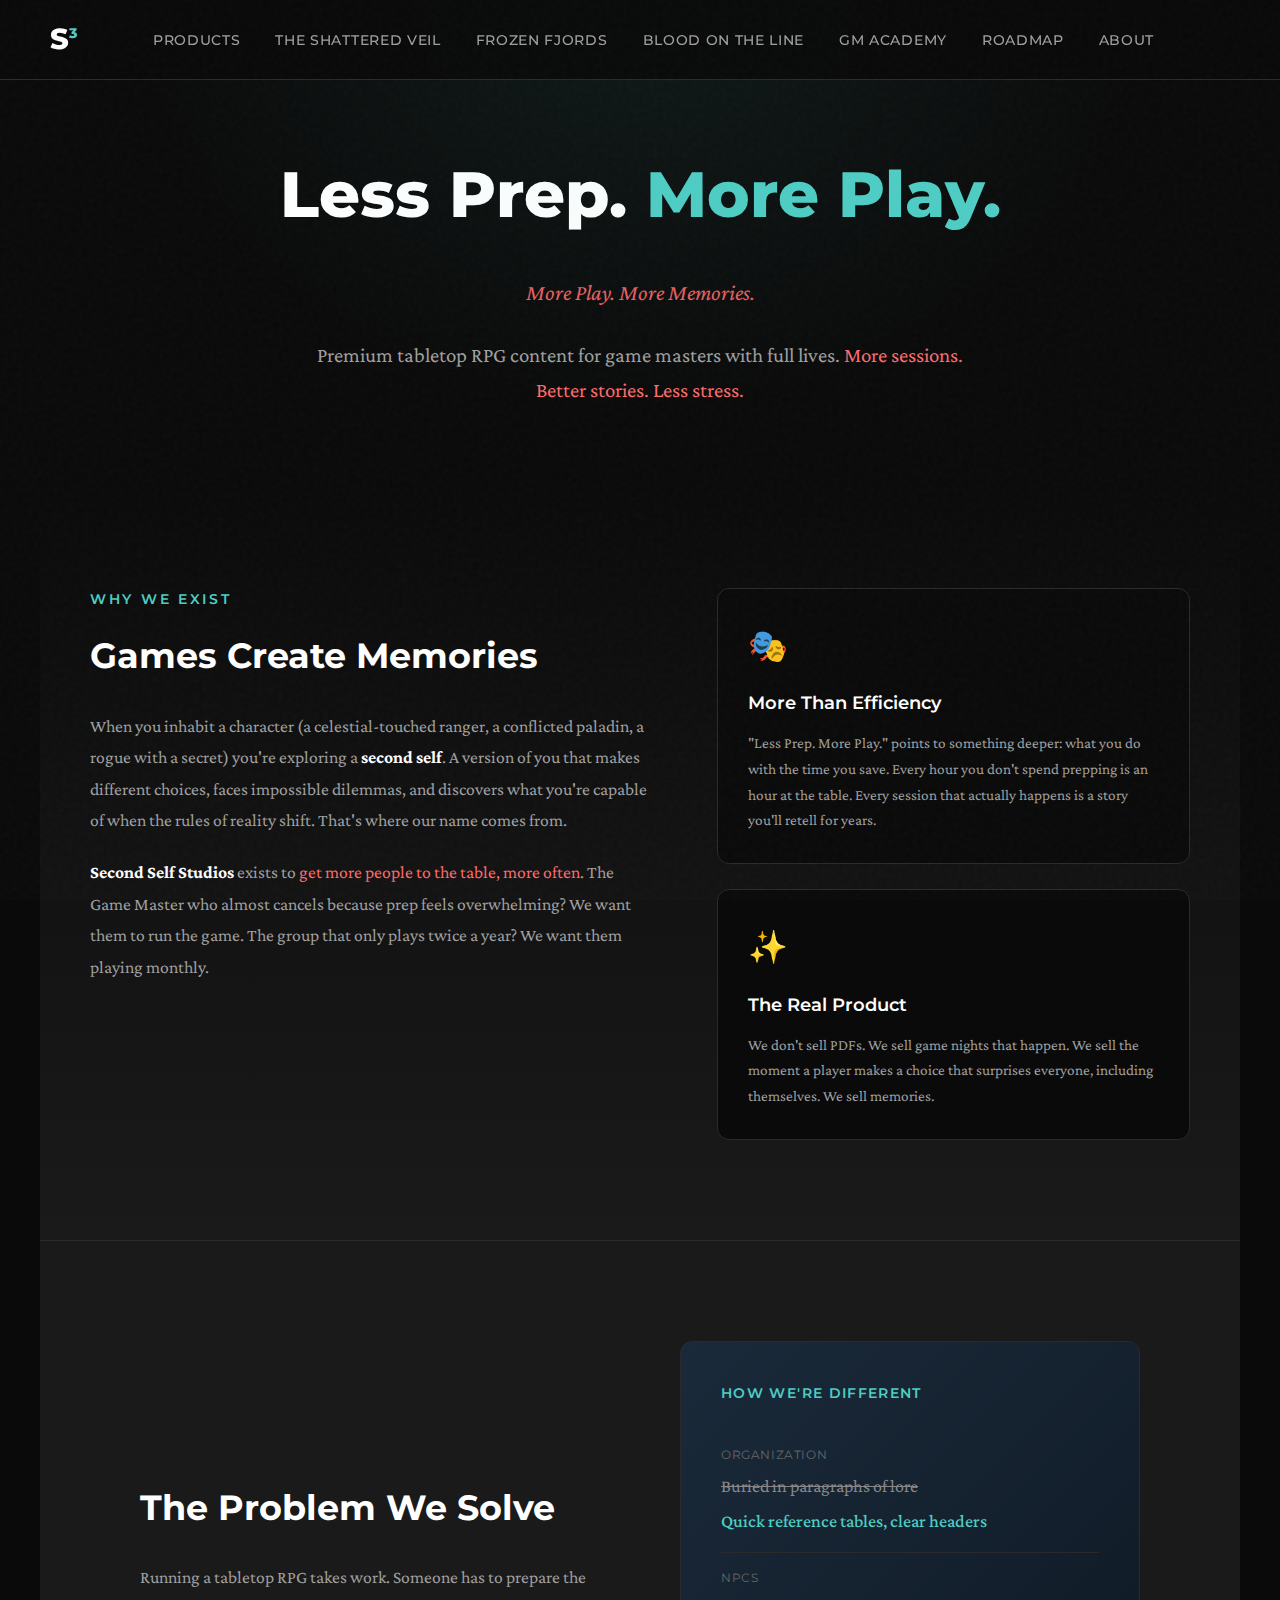
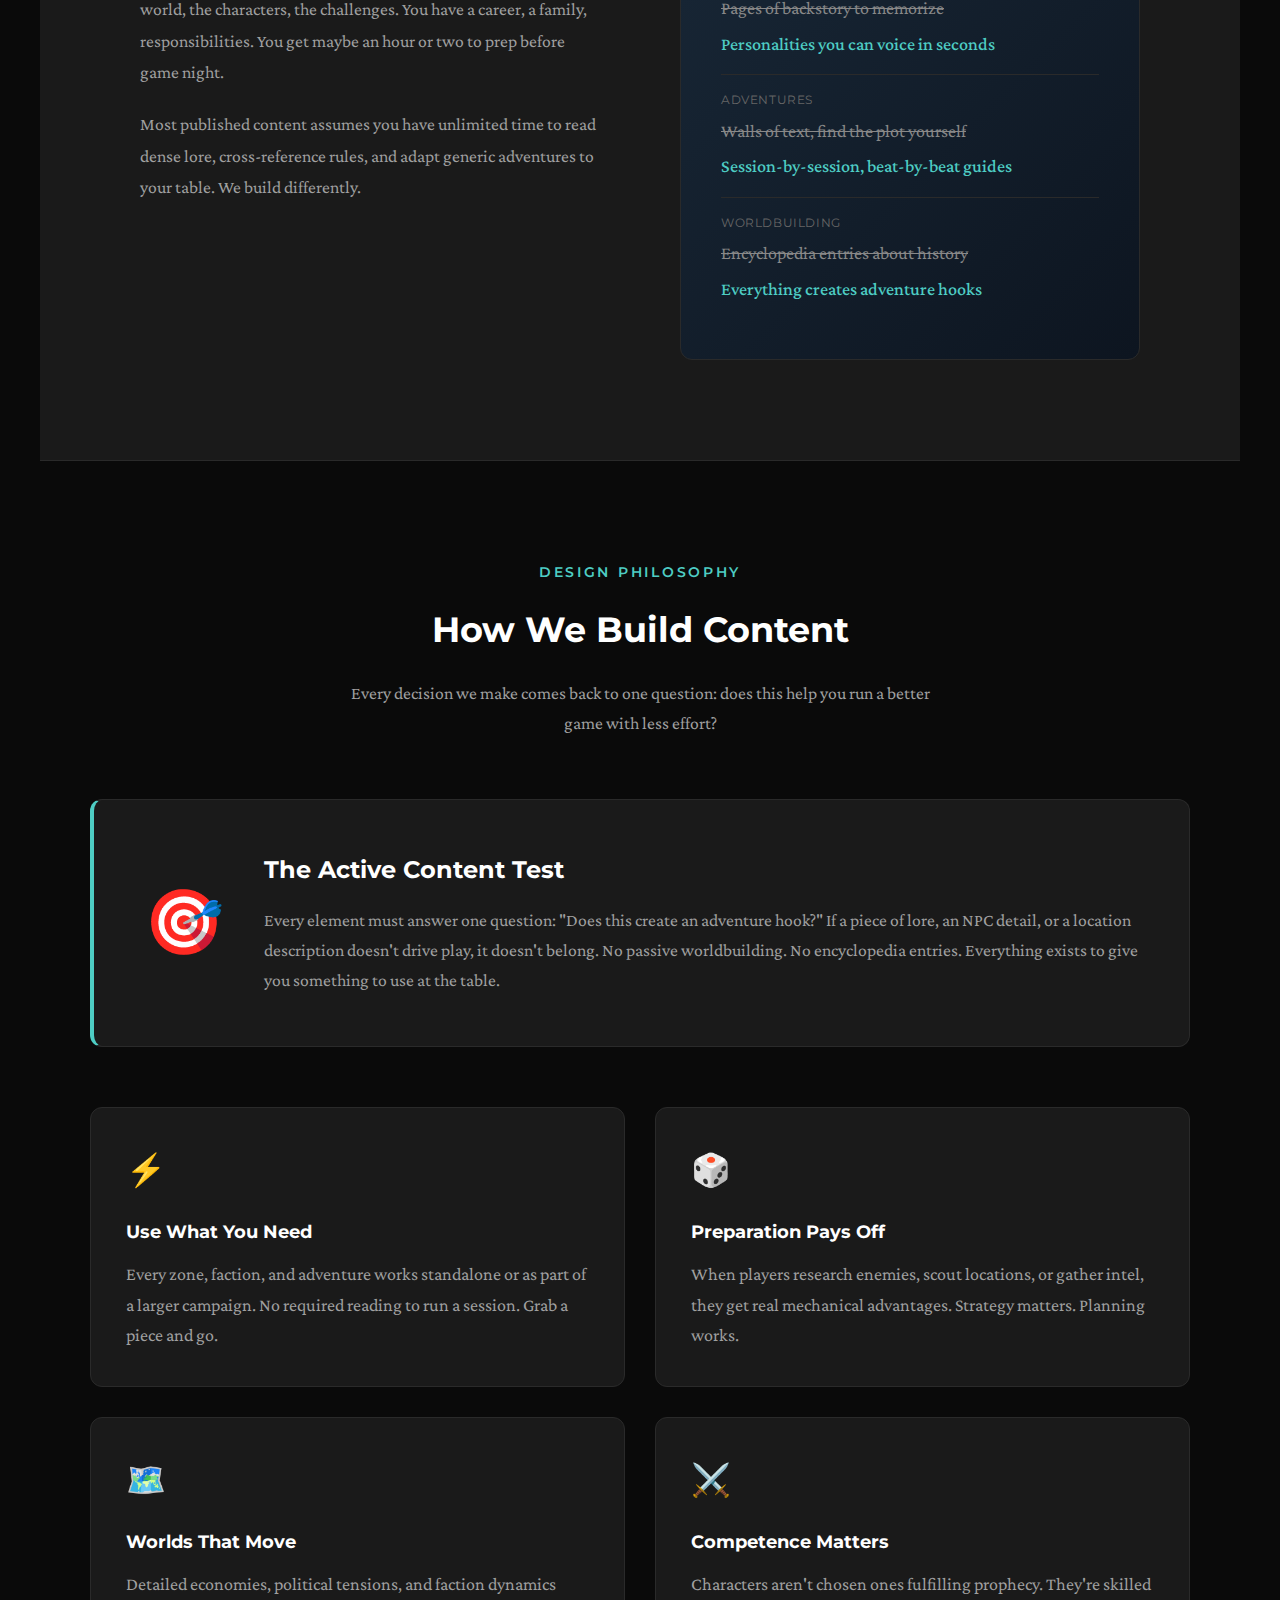
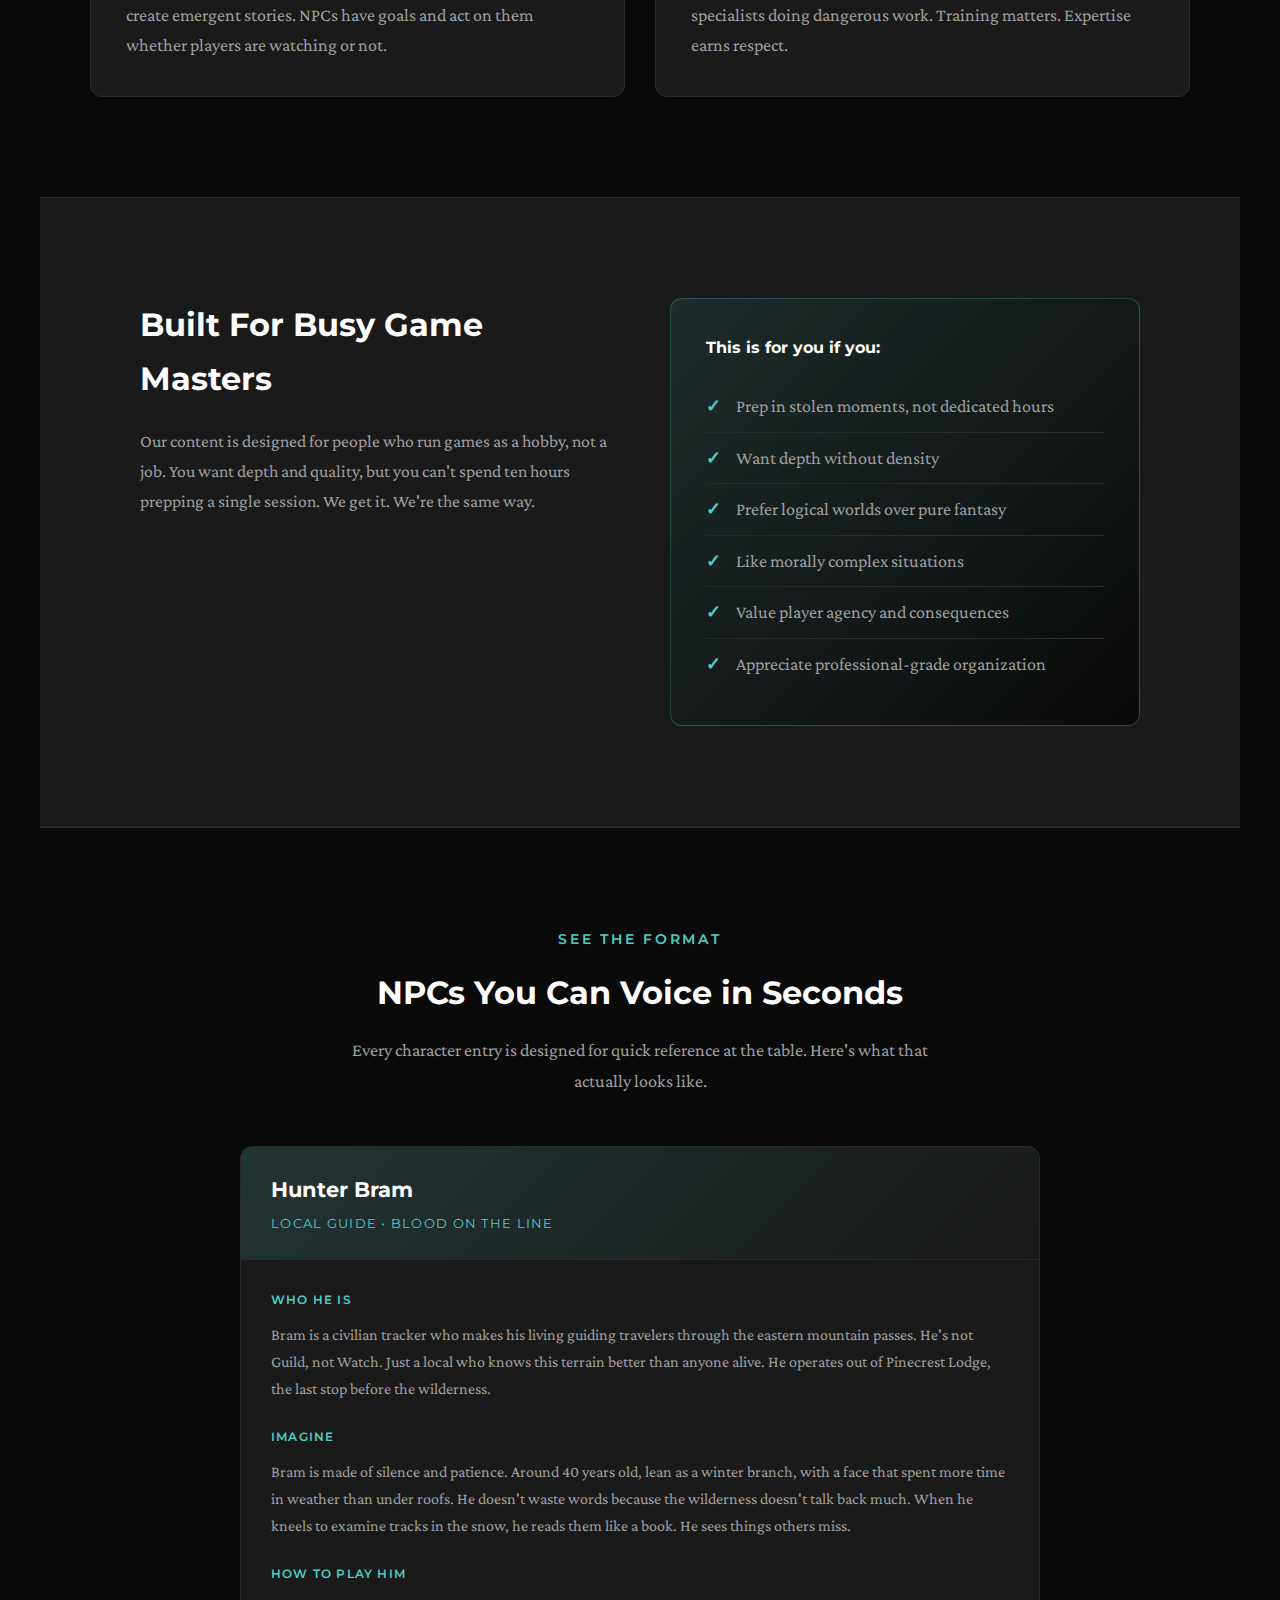
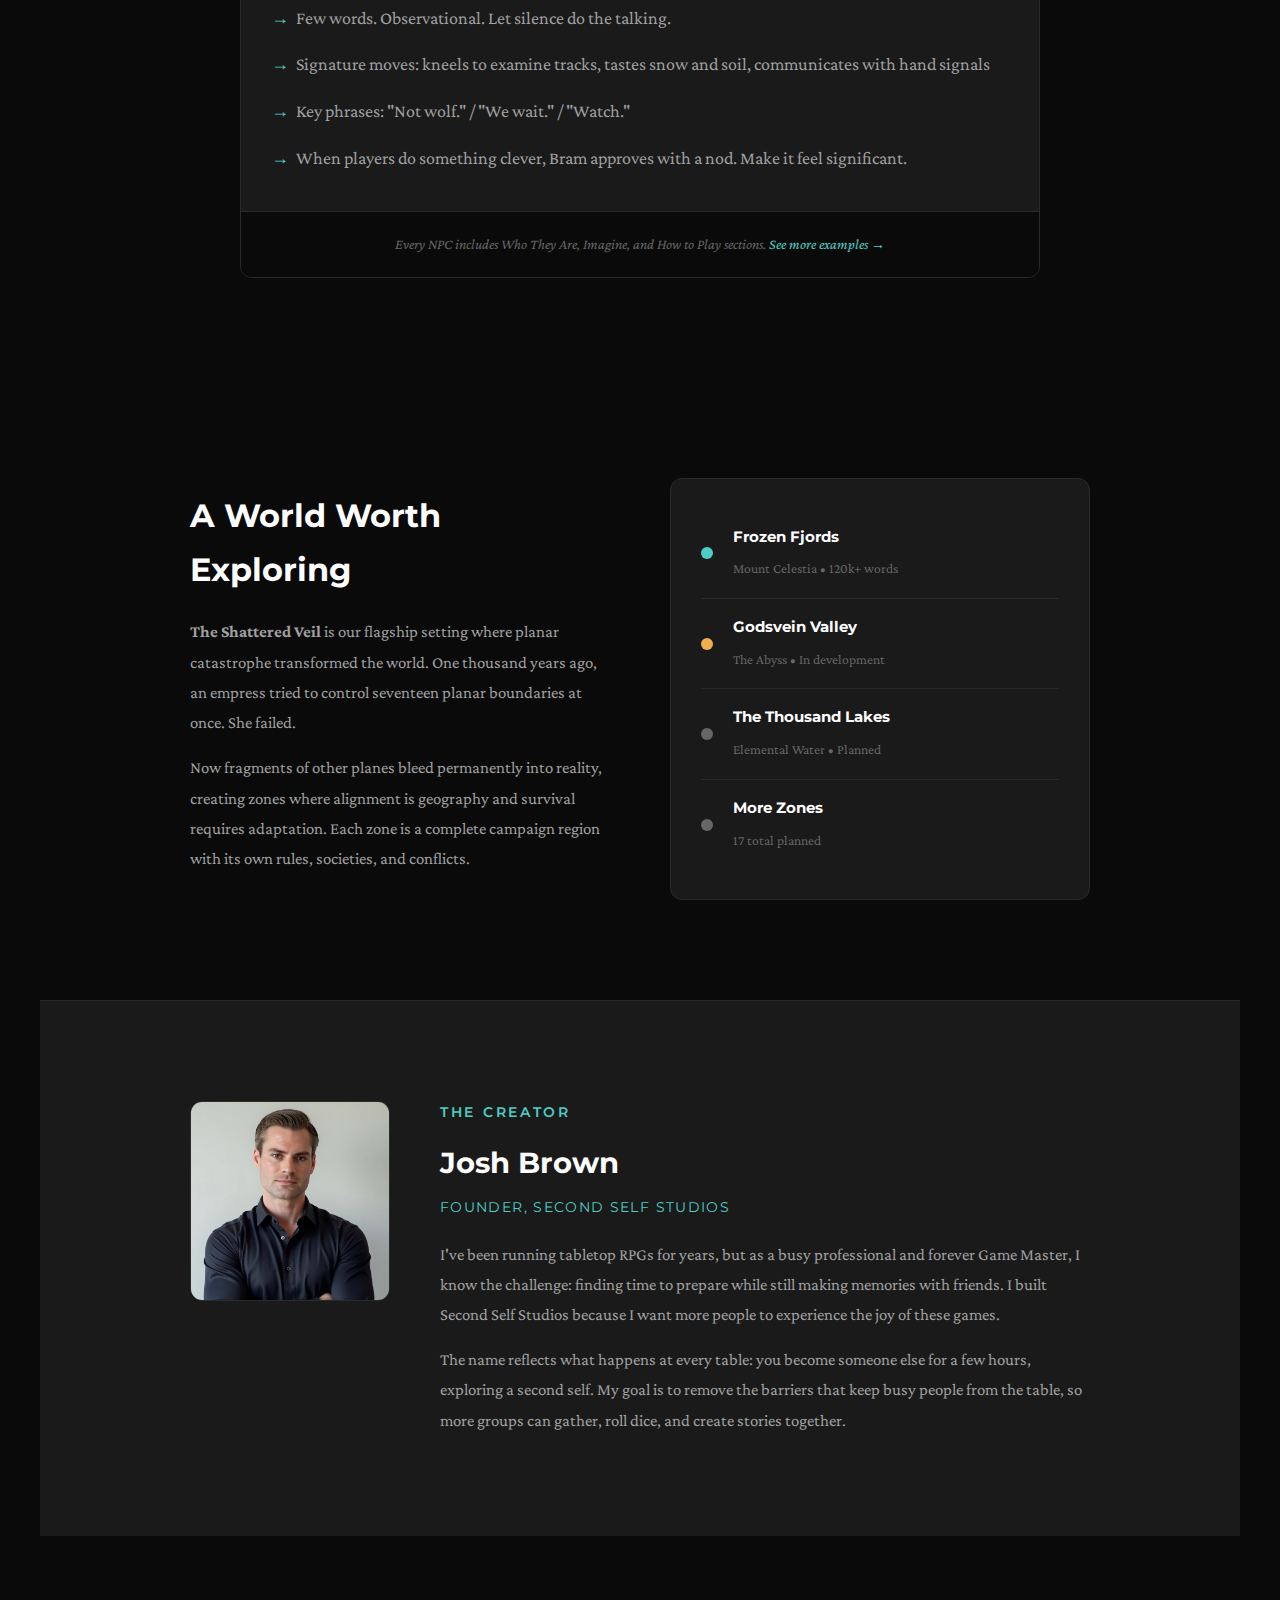
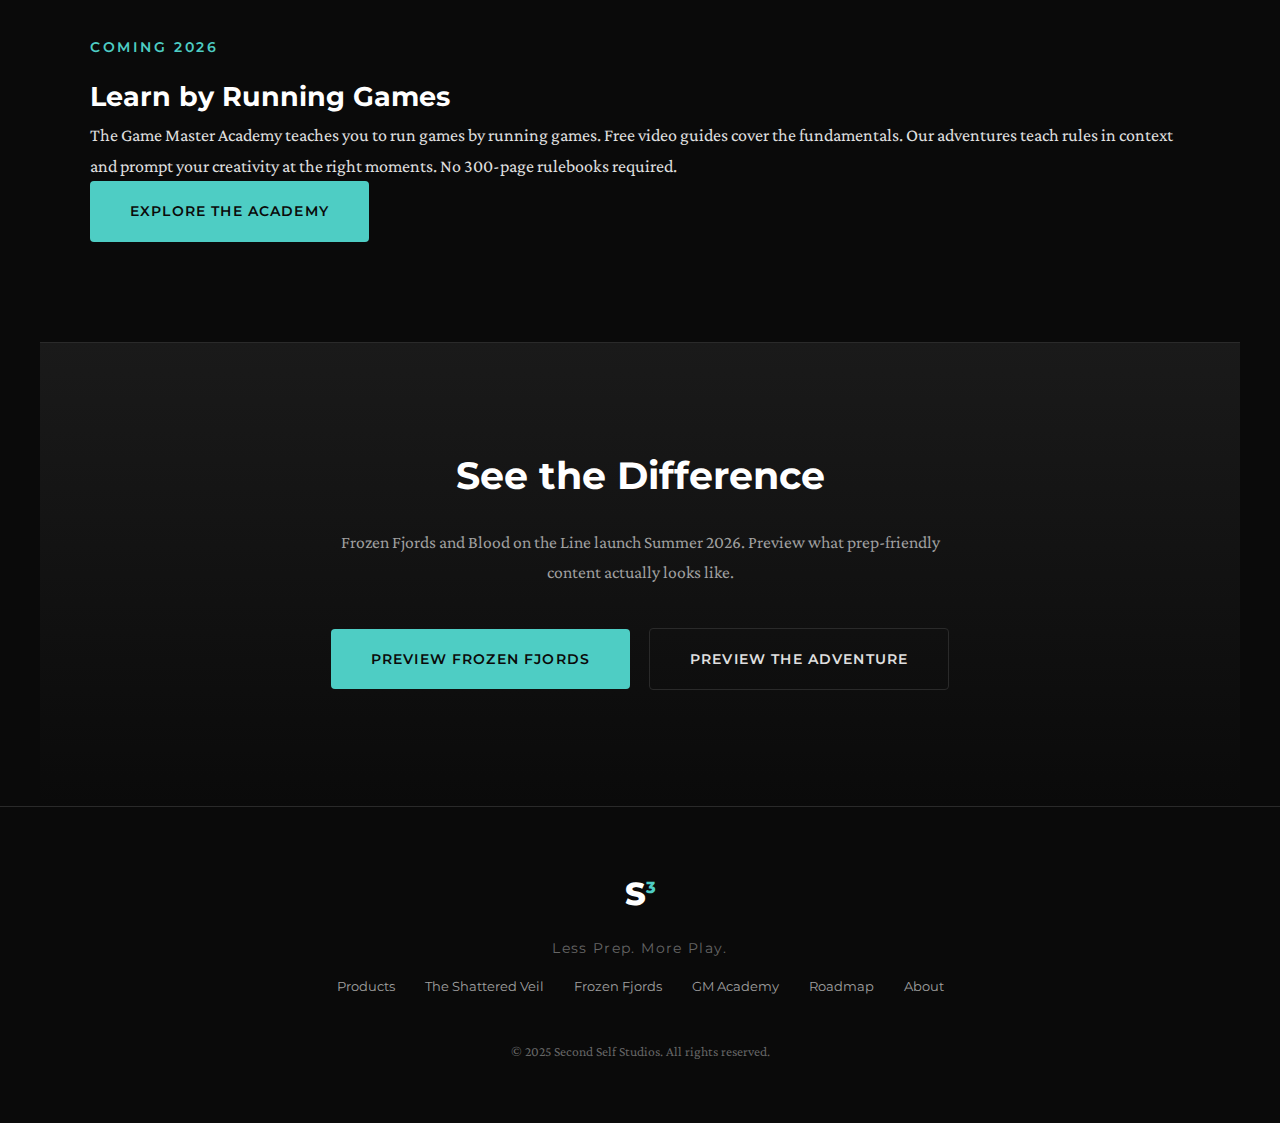
<file: about/index.html>
<!DOCTYPE html>
<html lang="en">
<head>
    <meta charset="UTF-8">
    <meta name="viewport" content="width=device-width, initial-scale=1.0">
    <title>About Second Self Studios | D&amp;D 5e Content for Busy DMs</title>
    <meta name="description" content="We create premium D&amp;D 5e campaign settings and adventures for busy professionals. Learn about our Active Content Test, design philosophy, and why every element must create adventure hooks.">
    
    <!-- Open Graph / Social -->
    <meta property="og:title" content="About Second Self Studios | Less Prep. More Play.">
    <meta property="og:description" content="Premium D&amp;D 5e content for busy Game Masters. The Active Content Test: if it doesn't create an adventure hook, it doesn't belong.">
    <meta property="og:type" content="website">
    <meta property="og:url" content="https://secondselfstudios.com/about/">
    <meta property="og:image" content="https://secondselfstudios.com/og-image.png">
    <meta property="og:image:width" content="1200">
    <meta property="og:image:height" content="630">
    <meta property="og:site_name" content="Second Self Studios">
    
    <!-- Twitter Card -->
    <meta name="twitter:card" content="summary_large_image">
    <meta name="twitter:title" content="About Second Self Studios">
    <meta name="twitter:description" content="Premium D&amp;D 5e content for busy Game Masters. Less Prep. More Play.">
    <meta name="twitter:image" content="https://secondselfstudios.com/og-image.png">
    
    <!-- Canonical URL -->
    <link rel="canonical" href="https://secondselfstudios.com/about/">
    
    <!-- Favicon -->
    <link rel="icon" type="image/x-icon" href="/favicon.ico">
    <link rel="icon" type="image/png" sizes="32x32" href="/favicon-32x32.png">
    <link rel="icon" type="image/png" sizes="16x16" href="/favicon-16x16.png">
    <link rel="apple-touch-icon" sizes="180x180" href="/apple-touch-icon.png">
    
    <!-- Fonts -->
    <link rel="preconnect" href="https://fonts.googleapis.com">
    <link rel="preconnect" href="https://fonts.gstatic.com" crossorigin>
    <link href="https://fonts.googleapis.com/css2?family=Montserrat:wght@400;500;600;800&family=Crimson+Pro:ital,wght@0,400;0,600;1,400&display=swap" rel="stylesheet">
    
    <!-- Styles -->
    <link rel="stylesheet" href="/css/style.css">
</head>
<body>

    <nav>
        <a href="/" class="nav-logo">S<sup>3</sup></a>
        <input type="checkbox" id="nav-toggle" class="nav-checkbox">
        <label for="nav-toggle" class="nav-toggle">
            <span></span>
            <span></span>
            <span></span>
        </label>
        <ul class="nav-links">
            <li><a href="/products/">Products</a></li>
            <li><a href="/the-shattered-veil/">The Shattered Veil</a></li>
            <li><a href="/frozen-fjords/">Frozen Fjords</a></li>
            <li><a href="/blood-on-the-line/">Blood on the Line</a></li>
            <li><a href="/gm-academy/">GM Academy</a></li>
            <li><a href="/roadmap/">Roadmap</a></li>
            <li><a href="/about/">About</a></li>
        </ul>
        <label for="nav-toggle" class="nav-overlay"></label>
    </nav>

    <section class="about-hero">
        <h1>Less Prep. <span class="accent">More Play.</span></h1>
        <p class="tagline-extension">More Play. More Memories.</p>
        <p class="lead">
            Premium tabletop RPG content for game masters with full lives. <span class="text-emphasis">More sessions. Better stories. Less stress.</span>
        </p>
    </section>

    <section class="why-section">
        <div class="why-content">
            <div class="why-text">
                <div class="section-label">Why We Exist</div>
                <h2>Games Create Memories</h2>
                <p>
                    When you inhabit a character (a celestial-touched ranger, a conflicted paladin, a rogue with a secret) you're exploring a <strong>second self</strong>. A version of you that makes different choices, faces impossible dilemmas, and discovers what you're capable of when the rules of reality shift. That's where our name comes from.
                </p>
                <p>
                    <strong>Second Self Studios</strong> exists to <span class="text-emphasis">get more people to the table, more often</span>. The Game Master who almost cancels because prep feels overwhelming? We want them to run the game. The group that only plays twice a year? We want them playing monthly.
                </p>
            </div>
            <div class="why-visual">
                <div class="why-card">
                    <div class="why-icon">🎭</div>
                    <h3>More Than Efficiency</h3>
                    <p>"Less Prep. More Play." points to something deeper: what you do with the time you save. Every hour you don't spend prepping is an hour at the table. Every session that actually happens is a story you'll retell for years.</p>
                </div>
                <div class="why-card">
                    <div class="why-icon">✨</div>
                    <h3>The Real Product</h3>
                    <p>We don't sell PDFs. We sell game nights that happen. We sell the moment a player makes a choice that surprises everyone, including themselves. We sell memories.</p>
                </div>
            </div>
        </div>
    </section>

    <section class="problem-section">
        <div class="problem-content">
            <div class="problem-text">
                <h2>The Problem We Solve</h2>
                <p>
                    Running a tabletop RPG takes work. Someone has to prepare the world, the characters, the challenges. You have a career, a family, responsibilities. You get maybe an hour or two to prep before game night.
                </p>
                <p>
                    Most published content assumes you have unlimited time to read dense lore, cross-reference rules, and adapt generic adventures to your table. We build differently.
                </p>
            </div>
            <div class="problem-visual">
                <h3>How We're Different</h3>
                <div class="comparison-item">
                    <div class="label">Organization</div>
                    <div class="others">Buried in paragraphs of lore</div>
                    <div class="ours">Quick reference tables, clear headers</div>
                </div>
                <div class="comparison-item">
                    <div class="label">NPCs</div>
                    <div class="others">Pages of backstory to memorize</div>
                    <div class="ours">Personalities you can voice in seconds</div>
                </div>
                <div class="comparison-item">
                    <div class="label">Adventures</div>
                    <div class="others">Walls of text, find the plot yourself</div>
                    <div class="ours">Session-by-session, beat-by-beat guides</div>
                </div>
                <div class="comparison-item">
                    <div class="label">Worldbuilding</div>
                    <div class="others">Encyclopedia entries about history</div>
                    <div class="ours">Everything creates adventure hooks</div>
                </div>
            </div>
        </div>
    </section>

    <section class="philosophy-section">
        <div class="philosophy-header">
            <div class="section-label">Design Philosophy</div>
            <h2>How We Build Content</h2>
            <p>Every decision we make comes back to one question: does this help you run a better game with less effort?</p>
        </div>

        <div class="active-content-test">
            <div class="active-content-icon">🎯</div>
            <div class="active-content-text">
                <h3>The Active Content Test</h3>
                <p>
                    Every element must answer one question: "Does this create an adventure hook?" If a piece of lore, an NPC detail, or a location description doesn't drive play, it doesn't belong. No passive worldbuilding. No encyclopedia entries. Everything exists to give you something to use at the table.
                </p>
            </div>
        </div>

        <div class="principles-grid">
            <div class="principle-card">
                <div class="principle-icon">⚡</div>
                <h4>Use What You Need</h4>
                <p>Every zone, faction, and adventure works standalone or as part of a larger campaign. No required reading to run a session. Grab a piece and go.</p>
            </div>
            <div class="principle-card">
                <div class="principle-icon">🎲</div>
                <h4>Preparation Pays Off</h4>
                <p>When players research enemies, scout locations, or gather intel, they get real mechanical advantages. Strategy matters. Planning works.</p>
            </div>
            <div class="principle-card">
                <div class="principle-icon">🗺️</div>
                <h4>Worlds That Move</h4>
                <p>Detailed economies, political tensions, and faction dynamics create emergent stories. NPCs have goals and act on them whether players are watching or not.</p>
            </div>
            <div class="principle-card">
                <div class="principle-icon">⚔️</div>
                <h4>Competence Matters</h4>
                <p>Characters aren't chosen ones fulfilling prophecy. They're skilled specialists doing dangerous work. Training matters. Expertise earns respect.</p>
            </div>
        </div>
    </section>

    <section class="audience-section">
        <div class="audience-content">
            <div class="audience-text">
                <h2>Built For Busy Game Masters</h2>
                <p>
                    Our content is designed for people who run games as a hobby, not a job. You want depth and quality, but you can't spend ten hours prepping a single session. We get it. We're the same way.
                </p>
            </div>
            <div class="audience-checklist">
                <h3>This is for you if you:</h3>
                <ul>
                    <li>Prep in stolen moments, not dedicated hours</li>
                    <li>Want depth without density</li>
                    <li>Prefer logical worlds over pure fantasy</li>
                    <li>Like morally complex situations</li>
                    <li>Value player agency and consequences</li>
                    <li>Appreciate professional-grade organization</li>
                </ul>
            </div>
        </div>
    </section>

    <section class="sample-section">
        <div class="sample-header">
            <div class="section-label">See the Format</div>
            <h2>NPCs You Can Voice in Seconds</h2>
            <p>Every character entry is designed for quick reference at the table. Here's what that actually looks like.</p>
        </div>

        <div class="sample-card">
            <div class="sample-card-header">
                <h3>Hunter Bram</h3>
                <div class="sample-role">Local Guide • Blood on the Line</div>
            </div>
            <div class="sample-card-body">
                <div class="sample-block">
                    <div class="sample-block-label">Who He Is</div>
                    <p>Bram is a civilian tracker who makes his living guiding travelers through the eastern mountain passes. He's not Guild, not Watch. Just a local who knows this terrain better than anyone alive. He operates out of Pinecrest Lodge, the last stop before the wilderness.</p>
                </div>
                <div class="sample-block">
                    <div class="sample-block-label">Imagine</div>
                    <p>Bram is made of silence and patience. Around 40 years old, lean as a winter branch, with a face that spent more time in weather than under roofs. He doesn't waste words because the wilderness doesn't talk back much. When he kneels to examine tracks in the snow, he reads them like a book. He sees things others miss.</p>
                </div>
                <div class="sample-block">
                    <div class="sample-block-label">How to Play Him</div>
                    <ul>
                        <li>Few words. Observational. Let silence do the talking.</li>
                        <li>Signature moves: kneels to examine tracks, tastes snow and soil, communicates with hand signals</li>
                        <li>Key phrases: "Not wolf." / "We wait." / "Watch."</li>
                        <li>When players do something clever, Bram approves with a nod. Make it feel significant.</li>
                    </ul>
                </div>
            </div>
            <div class="sample-footer">
                <p>Every NPC includes Who They Are, Imagine, and How to Play sections. <a href="/blood-on-the-line/">See more examples →</a></p>
            </div>
        </div>
    </section>

    <section class="setting-section">
        <div class="setting-content">
            <div class="setting-text">
                <h2>A World Worth Exploring</h2>
                <p>
                    <strong>The Shattered Veil</strong> is our flagship setting where planar catastrophe transformed the world. One thousand years ago, an empress tried to control seventeen planar boundaries at once. She failed.
                </p>
                <p>
                    Now fragments of other planes bleed permanently into reality, creating zones where alignment is geography and survival requires adaptation. Each zone is a complete campaign region with its own rules, societies, and conflicts.
                </p>
            </div>
            <div class="setting-visual">
                <div class="zone-preview">
                    <div class="zone-status complete"></div>
                    <div class="zone-info">
                        <h4>Frozen Fjords</h4>
                        <span>Mount Celestia • 120k+ words</span>
                    </div>
                </div>
                <div class="zone-preview">
                    <div class="zone-status progress"></div>
                    <div class="zone-info">
                        <h4>Godsvein Valley</h4>
                        <span>The Abyss • In development</span>
                    </div>
                </div>
                <div class="zone-preview">
                    <div class="zone-status planned"></div>
                    <div class="zone-info">
                        <h4>The Thousand Lakes</h4>
                        <span>Elemental Water • Planned</span>
                    </div>
                </div>
                <div class="zone-preview">
                    <div class="zone-status planned"></div>
                    <div class="zone-info">
                        <h4>More Zones</h4>
                        <span>17 total planned</span>
                    </div>
                </div>
            </div>
        </div>
    </section>

    <section class="creator-section">
        <div class="creator-content">
            <img src="/assets/images/josh-brown.jpeg" alt="Josh Brown, founder of Second Self Studios" class="creator-photo">
            <div class="creator-text">
                <div class="section-label">The Creator</div>
                <h2>Josh Brown</h2>
                <div class="creator-title">Founder, Second Self Studios</div>
                <p>
                    I've been running tabletop RPGs for years, but as a busy professional and forever Game Master, I know the challenge: finding time to prepare while still making memories with friends. I built Second Self Studios because I want more people to experience the joy of these games.
                </p>
                <p>
                    The name reflects what happens at every table: you become someone else for a few hours, exploring a second self. My goal is to remove the barriers that keep busy people from the table, so more groups can gather, roll dice, and create stories together.
                </p>
            </div>
        </div>
    </section>

    <section class="academy-callout">
        <div class="academy-callout-content">
            <div class="section-label">Coming 2026</div>
            <h2>Learn by Running Games</h2>
            <p>
                The Game Master Academy teaches you to run games by running games. Free video guides cover the fundamentals. Our adventures teach rules in context and prompt your creativity at the right moments. No 300-page rulebooks required.
            </p>
            <a href="/gm-academy/" class="cta-button">Explore the Academy</a>
        </div>
    </section>

    <section class="cta-section">
        <h2>See the Difference</h2>
        <p>
            Frozen Fjords and Blood on the Line launch Summer 2026. Preview what prep-friendly content actually looks like.
        </p>
        <a href="/frozen-fjords/" class="cta-button">Preview Frozen Fjords</a>
        <a href="/blood-on-the-line/" class="cta-button cta-secondary">Preview the Adventure</a>
    </section>

    <footer>
        <div class="footer-logo">S<sup>3</sup></div>
        <div class="footer-tagline">Less Prep. More Play.</div>
        <ul class="footer-links">
            <li><a href="/products/">Products</a></li>
            <li><a href="/the-shattered-veil/">The Shattered Veil</a></li>
            <li><a href="/frozen-fjords/">Frozen Fjords</a></li>
            <li><a href="/gm-academy/">GM Academy</a></li>
            <li><a href="/roadmap/">Roadmap</a></li>
            <li><a href="/about/">About</a></li>
        </ul>
        <div class="footer-copyright">© 2025 Second Self Studios. All rights reserved.</div>
    </footer>

    <script src="/js/main.js"></script>
</body>
</html>
</file>
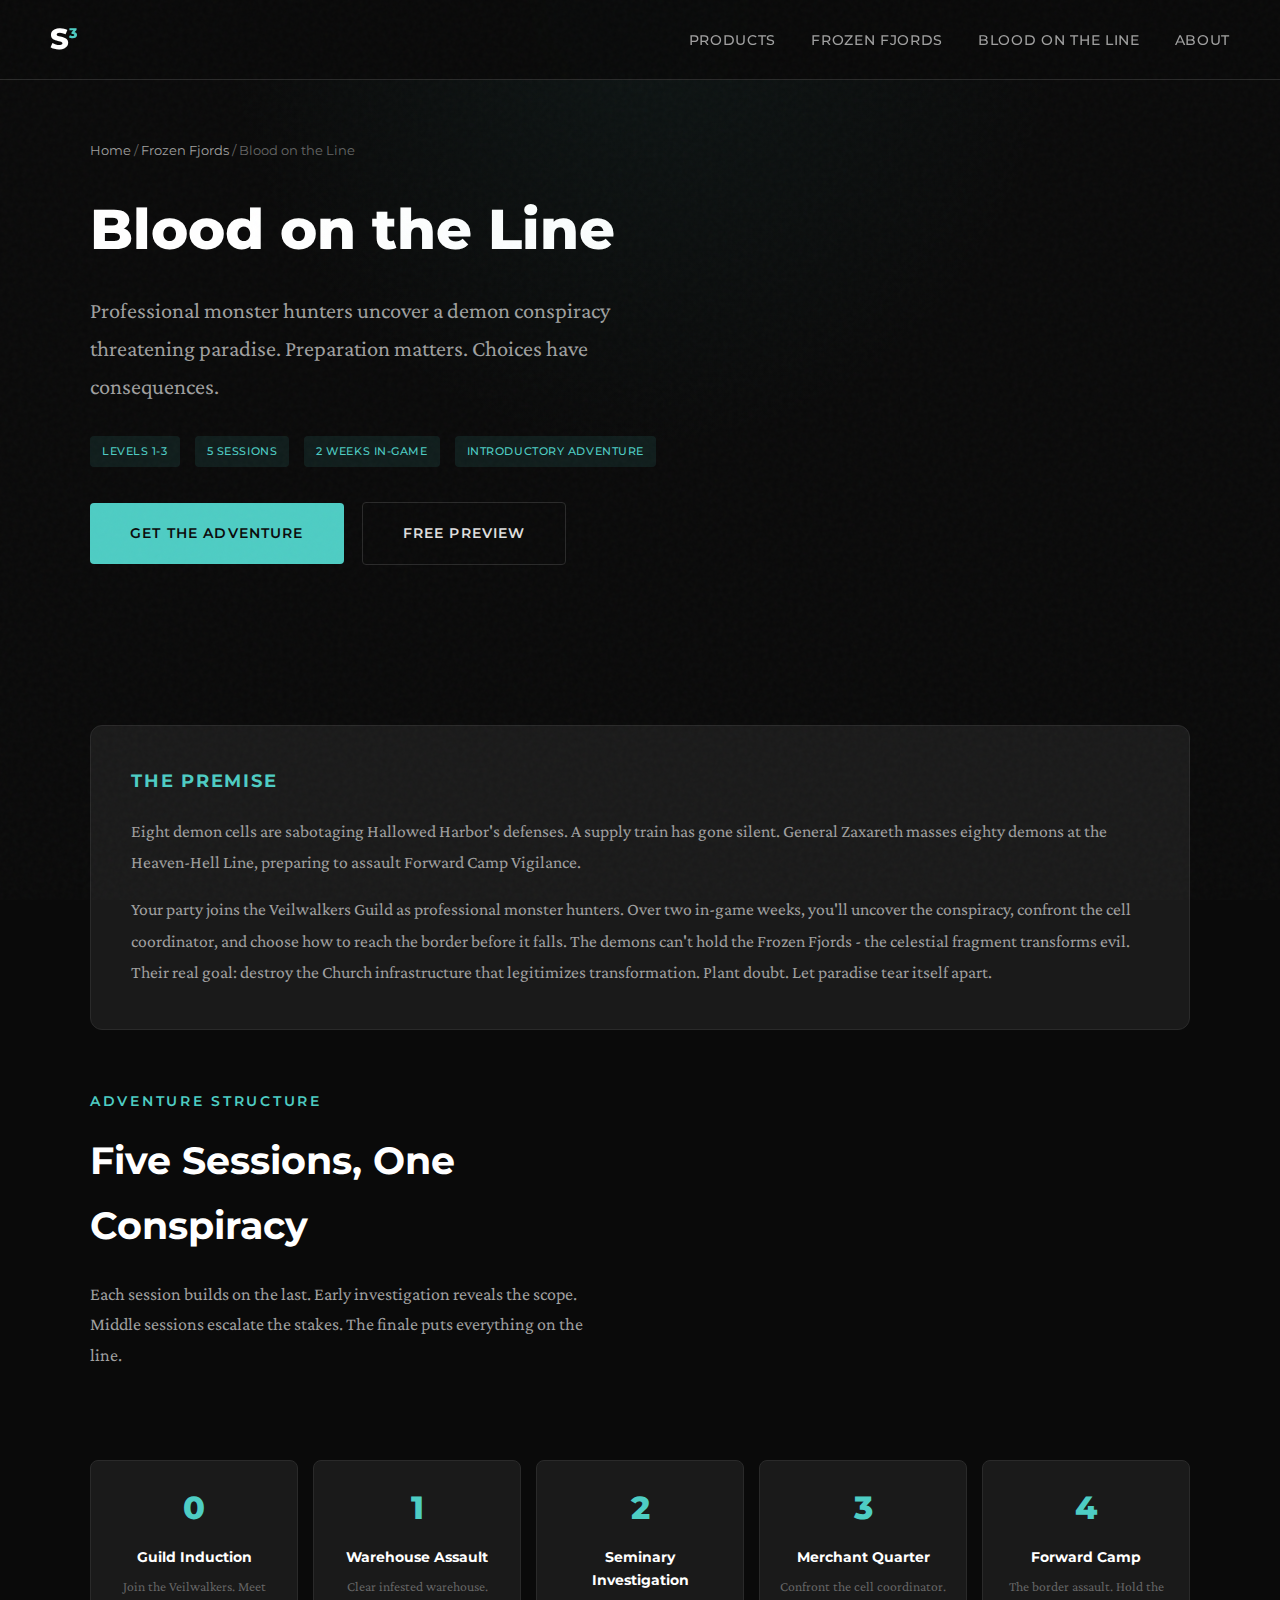
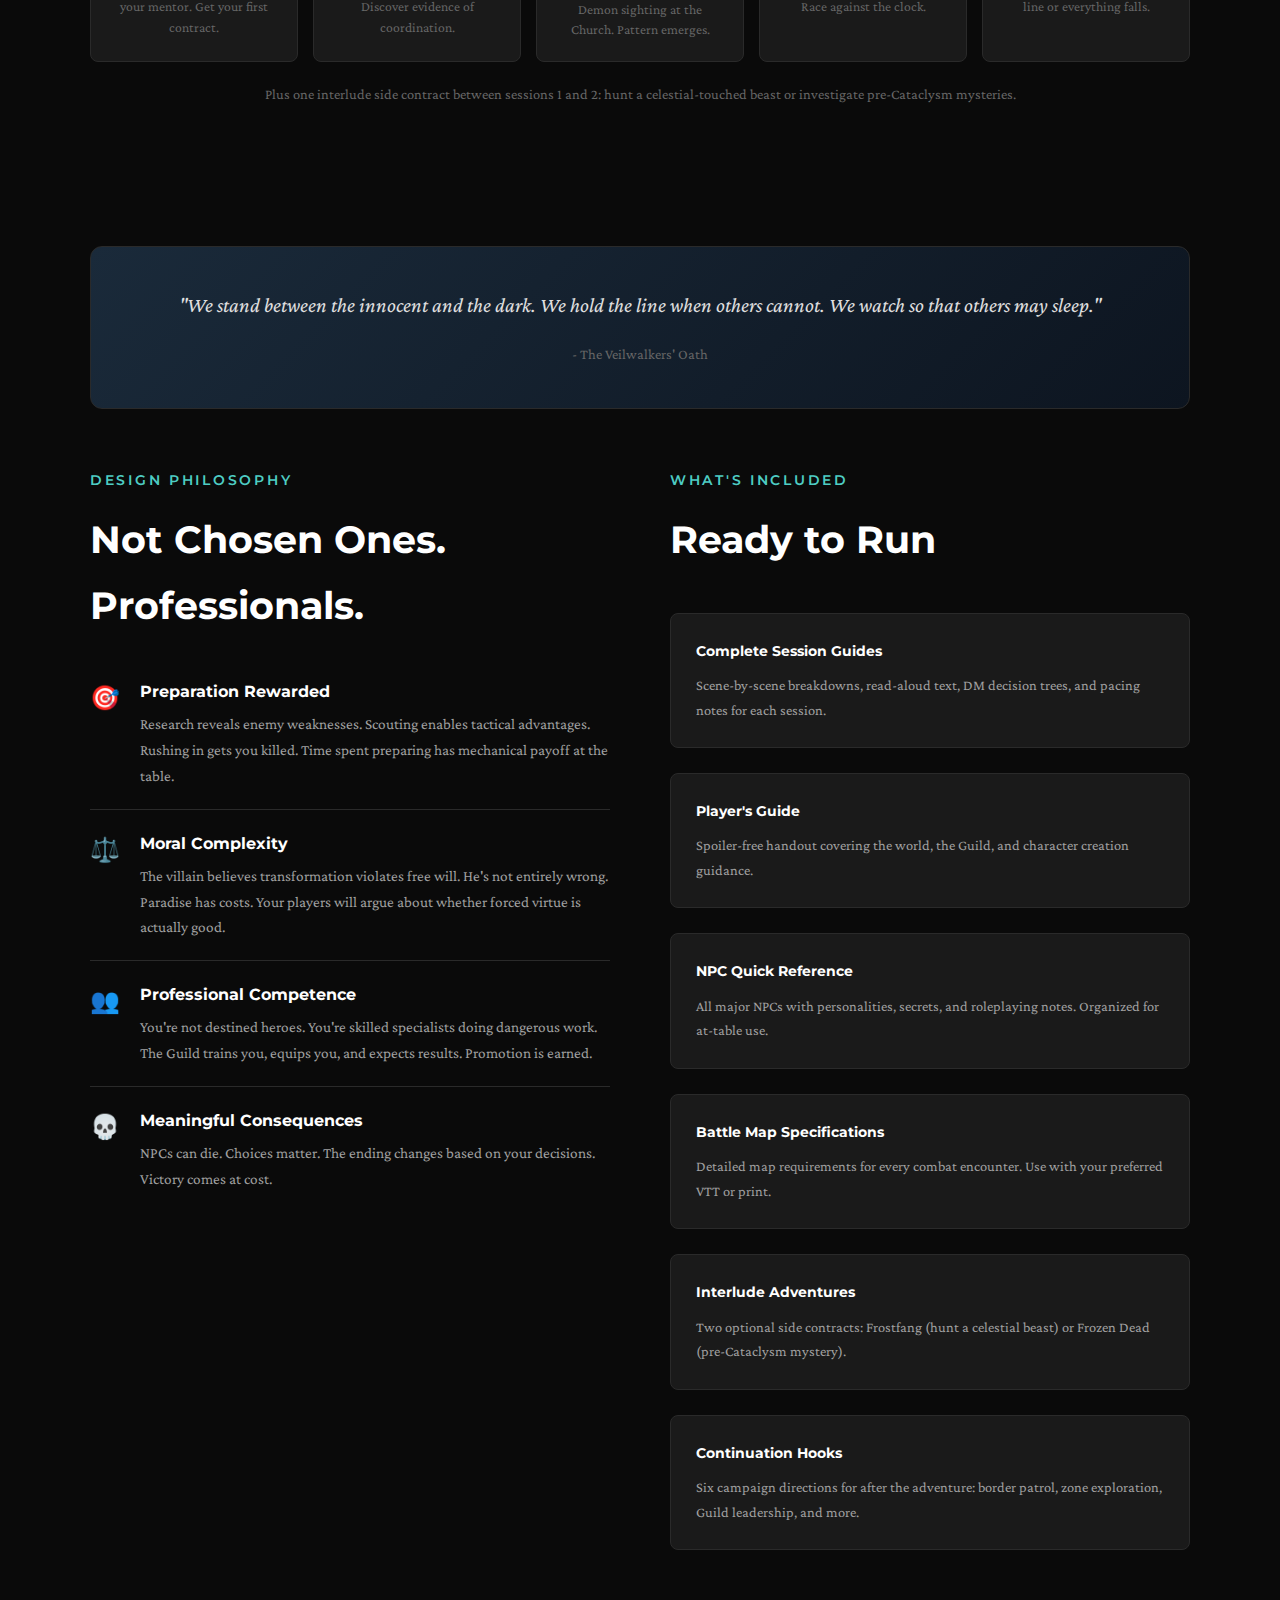
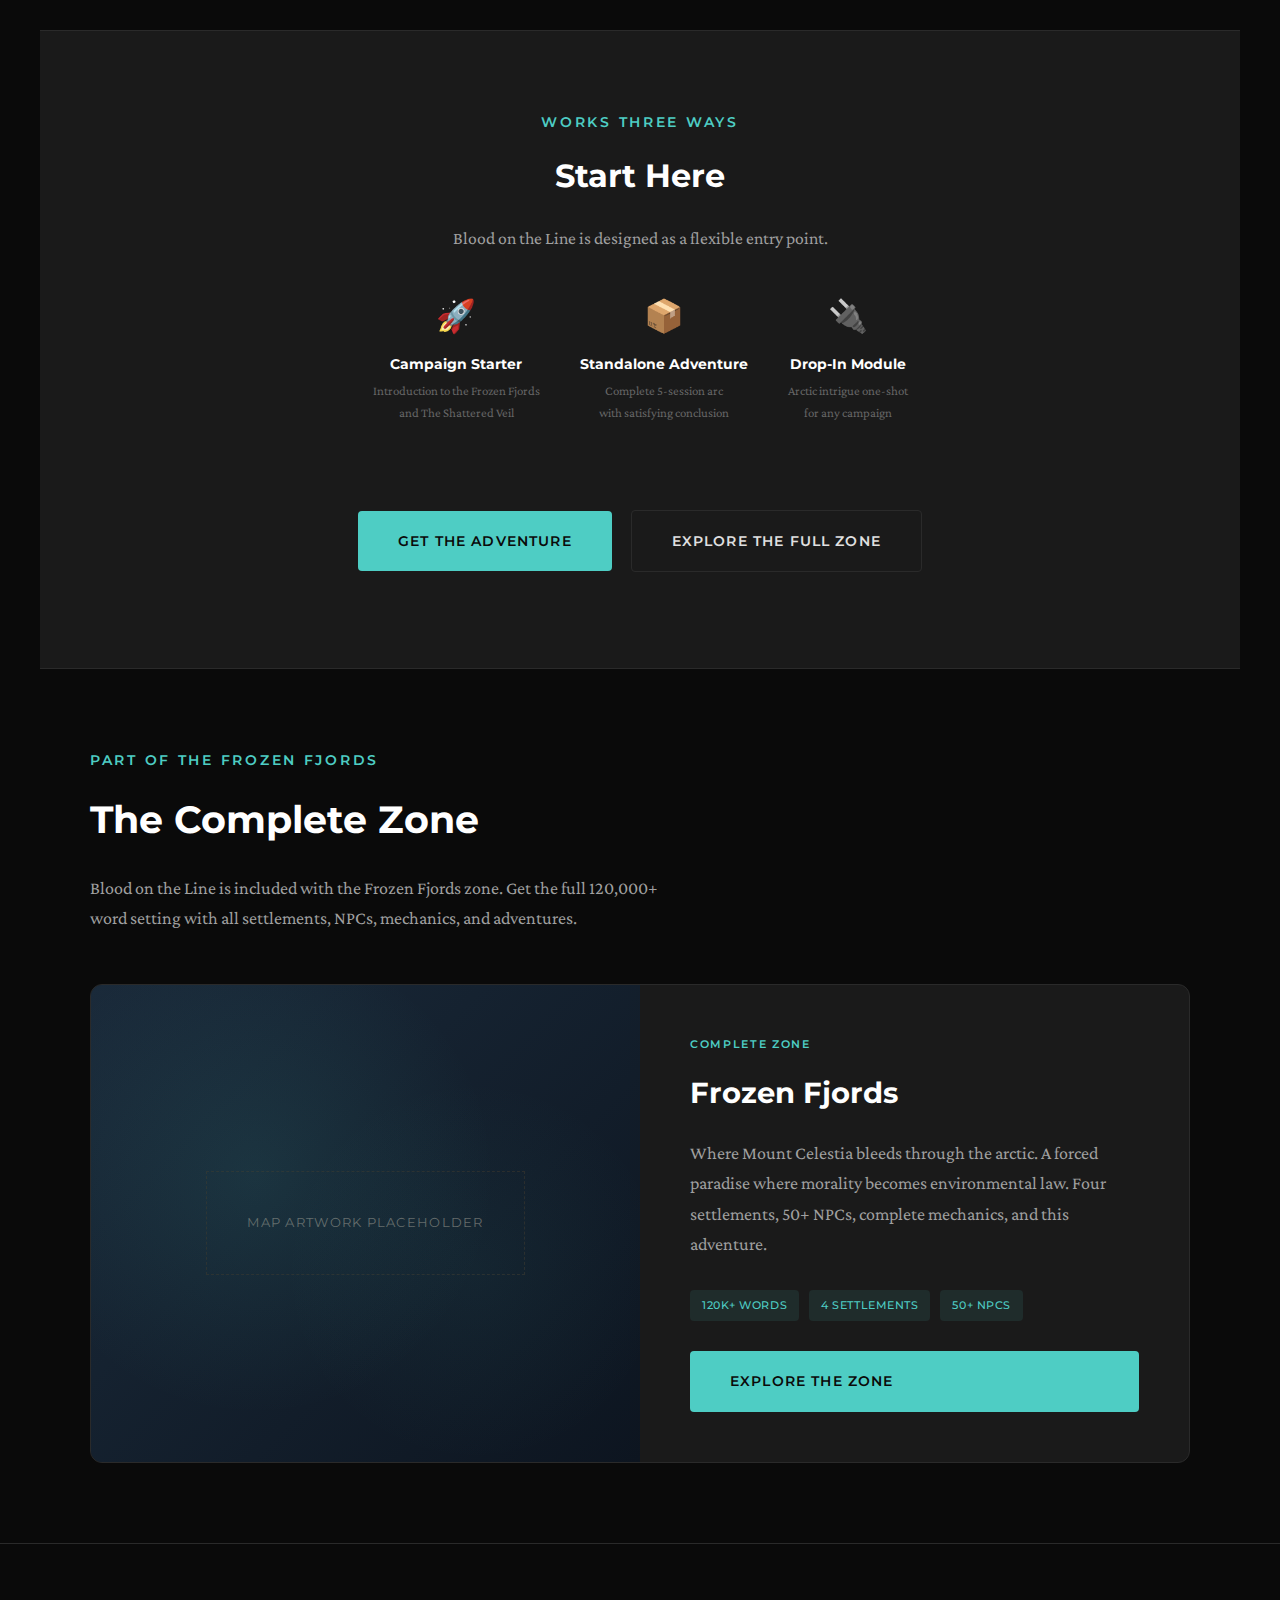
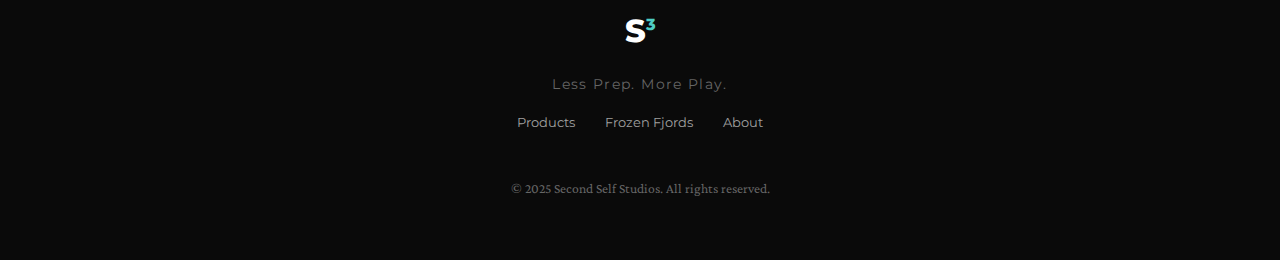
<file: blood-on-the-line/index.html>
<!DOCTYPE html>
<html lang="en">
<head>
    <meta charset="UTF-8">
    <meta name="viewport" content="width=device-width, initial-scale=1.0">
    <title>Blood on the Line | The Shattered Veil | Second Self Studios</title>
    <meta name="description" content="A 5-session D&D 5e adventure for levels 1-3. Professional monster hunters uncover a demon conspiracy in a celestial paradise. Preparation rewarded.">
    
    <!-- Open Graph / Social -->
    <meta property="og:title" content="Blood on the Line | Introductory Adventure">
    <meta property="og:description" content="Professional monster hunters uncover a demon conspiracy. 5 sessions, levels 1-3. Preparation is meaningfully rewarded.">
    <meta property="og:type" content="website">
    <meta property="og:url" content="https://secondselfstudios.com/blood-on-the-line/">
    <meta property="og:image" content="https://secondselfstudios.com/og-image.png">
    
    <!-- Favicon -->
    <link rel="icon" type="image/x-icon" href="/favicon.ico">
    <link rel="icon" type="image/png" sizes="32x32" href="/favicon-32x32.png">
    <link rel="icon" type="image/png" sizes="16x16" href="/favicon-16x16.png">
    <link rel="apple-touch-icon" sizes="180x180" href="/apple-touch-icon.png">
    
    <!-- Fonts -->
    <link rel="preconnect" href="https://fonts.googleapis.com">
    <link rel="preconnect" href="https://fonts.gstatic.com" crossorigin>
    <link href="https://fonts.googleapis.com/css2?family=Montserrat:wght@400;500;600;800&family=Crimson+Pro:ital,wght@0,400;0,600;1,400&display=swap" rel="stylesheet">
    
    <!-- Styles -->
    <link rel="stylesheet" href="/css/style.css">
    
    <style>
        /* Page-specific styles */
        .product-hero {
            min-height: 60vh;
            display: flex;
            flex-direction: column;
            justify-content: center;
            padding: 140px 50px 80px;
            position: relative;
            overflow: hidden;
        }

        .product-hero::before {
            content: '';
            position: absolute;
            top: 0;
            left: 0;
            right: 0;
            bottom: 0;
            background: radial-gradient(ellipse at center top, rgba(78, 205, 196, 0.06) 0%, transparent 50%);
            pointer-events: none;
        }

        .product-hero-content {
            max-width: 800px;
        }

        .breadcrumb {
            font-family: 'Montserrat', sans-serif;
            font-size: 0.8rem;
            color: var(--text-muted);
            margin-bottom: 20px;
        }

        .breadcrumb a {
            color: var(--text-secondary);
        }

        .product-title {
            font-family: 'Montserrat', sans-serif;
            font-size: 3.5rem;
            font-weight: 800;
            color: var(--white);
            margin-bottom: 15px;
        }

        .product-subtitle {
            font-size: 1.4rem;
            color: var(--text-secondary);
            margin-bottom: 30px;
            max-width: 600px;
        }

        .product-meta {
            display: flex;
            flex-wrap: wrap;
            gap: 15px;
            margin-bottom: 35px;
        }

        .feature-section {
            padding: 80px 50px;
            max-width: 1200px;
            margin: 0 auto;
        }

        .two-column {
            display: grid;
            grid-template-columns: 1fr 1fr;
            gap: 60px;
            align-items: start;
        }

        .premise-block {
            background: var(--bg-card);
            border: 1px solid var(--border);
            border-radius: 12px;
            padding: 40px;
            margin-bottom: 60px;
        }

        .premise-block h3 {
            font-family: 'Montserrat', sans-serif;
            font-size: 1.1rem;
            color: var(--teal);
            margin-bottom: 20px;
            text-transform: uppercase;
            letter-spacing: 0.1em;
        }

        .premise-block p {
            color: var(--text-secondary);
            font-size: 1.1rem;
            line-height: 1.8;
        }

        .session-grid {
            display: grid;
            grid-template-columns: repeat(5, 1fr);
            gap: 15px;
            margin-top: 40px;
        }

        .session-card {
            background: var(--bg-card);
            border: 1px solid var(--border);
            border-radius: 8px;
            padding: 20px;
            text-align: center;
        }

        .session-card .session-num {
            font-family: 'Montserrat', sans-serif;
            font-size: 2rem;
            font-weight: 800;
            color: var(--teal);
            margin-bottom: 10px;
        }

        .session-card h4 {
            font-family: 'Montserrat', sans-serif;
            font-size: 0.85rem;
            color: var(--white);
            margin-bottom: 8px;
        }

        .session-card p {
            font-size: 0.85rem;
            color: var(--text-muted);
        }

        .theme-list {
            list-style: none;
        }

        .theme-list li {
            padding: 20px 0;
            border-bottom: 1px solid var(--border);
            display: flex;
            gap: 20px;
            align-items: flex-start;
        }

        .theme-list li:last-child {
            border-bottom: none;
        }

        .theme-icon {
            font-size: 1.5rem;
            flex-shrink: 0;
        }

        .theme-content h4 {
            font-family: 'Montserrat', sans-serif;
            font-size: 1rem;
            color: var(--white);
            margin-bottom: 6px;
        }

        .theme-content p {
            color: var(--text-secondary);
            font-size: 0.95rem;
        }

        .includes-grid {
            display: grid;
            grid-template-columns: repeat(3, 1fr);
            gap: 25px;
            margin-top: 40px;
        }

        .includes-card {
            background: var(--bg-card);
            border: 1px solid var(--border);
            border-radius: 8px;
            padding: 25px;
        }

        .includes-card h4 {
            font-family: 'Montserrat', sans-serif;
            font-size: 0.9rem;
            color: var(--white);
            margin-bottom: 10px;
        }

        .includes-card p {
            color: var(--text-secondary);
            font-size: 0.9rem;
        }

        .quote-block {
            background: linear-gradient(135deg, #1a2a3a 0%, #0d1520 100%);
            border: 1px solid var(--border);
            border-radius: 12px;
            padding: 40px;
            margin: 60px 0;
            text-align: center;
        }

        .quote-block blockquote {
            font-size: 1.3rem;
            font-style: italic;
            color: var(--text-primary);
            margin-bottom: 15px;
        }

        .quote-block cite {
            color: var(--text-muted);
            font-style: normal;
            font-size: 0.9rem;
        }

        .cta-section {
            background: var(--bg-card);
            border-top: 1px solid var(--border);
            border-bottom: 1px solid var(--border);
            padding: 80px 50px;
            text-align: center;
        }

        .cta-section h2 {
            font-family: 'Montserrat', sans-serif;
            font-size: 2rem;
            margin-bottom: 20px;
        }

        .cta-section p {
            color: var(--text-secondary);
            max-width: 500px;
            margin: 0 auto 35px;
        }

        .works-as {
            display: flex;
            justify-content: center;
            gap: 40px;
            margin-top: 30px;
            flex-wrap: wrap;
        }

        .works-as-item {
            text-align: center;
        }

        .works-as-item .icon {
            font-size: 2rem;
            margin-bottom: 10px;
        }

        .works-as-item h4 {
            font-family: 'Montserrat', sans-serif;
            font-size: 0.85rem;
            color: var(--white);
            margin-bottom: 5px;
        }

        .works-as-item p {
            font-size: 0.8rem;
            color: var(--text-muted);
        }

        .related-section {
            padding: 80px 50px;
            max-width: 1200px;
            margin: 0 auto;
        }

        @media (max-width: 900px) {
            .product-hero {
                padding: 120px 25px 60px;
            }

            .product-title {
                font-size: 2.5rem;
            }

            .two-column {
                grid-template-columns: 1fr;
                gap: 40px;
            }

            .session-grid {
                grid-template-columns: repeat(2, 1fr);
            }

            .session-grid .session-card:last-child {
                grid-column: span 2;
            }

            .includes-grid {
                grid-template-columns: 1fr;
            }

            .feature-section,
            .cta-section,
            .related-section {
                padding: 60px 25px;
            }

            .works-as {
                flex-direction: column;
                gap: 25px;
            }
        }
    </style>
</head>
<body>

    <nav>
        <a href="/" class="nav-logo">S<sup>3</sup></a>
        <ul class="nav-links">
            <li><a href="/products/">Products</a></li>
            <li><a href="/frozen-fjords/">Frozen Fjords</a></li>
            <li><a href="/blood-on-the-line/">Blood on the Line</a></li>
            <li><a href="/about/">About</a></li>
        </ul>
    </nav>

    <section class="product-hero">
        <div class="product-hero-content">
            <div class="breadcrumb">
                <a href="/">Home</a> / <a href="/frozen-fjords/">Frozen Fjords</a> / Blood on the Line
            </div>
            <h1 class="product-title">Blood on the Line</h1>
            <p class="product-subtitle">
                Professional monster hunters uncover a demon conspiracy threatening paradise. Preparation matters. Choices have consequences.
            </p>
            <div class="product-meta">
                <span class="tag">Levels 1-3</span>
                <span class="tag">5 Sessions</span>
                <span class="tag">2 Weeks In-Game</span>
                <span class="tag">Introductory Adventure</span>
            </div>
            <a href="#" class="cta-button">Get the Adventure</a>
            <a href="#" class="cta-button cta-secondary">Free Preview</a>
        </div>
    </section>

    <section class="feature-section">
        <div class="premise-block">
            <h3>The Premise</h3>
            <p>
                Eight demon cells are sabotaging Hallowed Harbor's defenses. A supply train has gone silent. General Zaxareth masses eighty demons at the Heaven-Hell Line, preparing to assault Forward Camp Vigilance.
            </p>
            <p style="margin-top: 15px;">
                Your party joins the Veilwalkers Guild as professional monster hunters. Over two in-game weeks, you'll uncover the conspiracy, confront the cell coordinator, and choose how to reach the border before it falls. The demons can't hold the Frozen Fjords - the celestial fragment transforms evil. Their real goal: destroy the Church infrastructure that legitimizes transformation. Plant doubt. Let paradise tear itself apart.
            </p>
        </div>

        <div class="two-column">
            <div>
                <div class="section-label">Adventure Structure</div>
                <h2 class="section-title">Five Sessions, One Conspiracy</h2>
                <p class="section-description" style="max-width: none;">
                    Each session builds on the last. Early investigation reveals the scope. Middle sessions escalate the stakes. The finale puts everything on the line.
                </p>
            </div>
            <div></div>
        </div>

        <div class="session-grid">
            <div class="session-card">
                <div class="session-num">0</div>
                <h4>Guild Induction</h4>
                <p>Join the Veilwalkers. Meet your mentor. Get your first contract.</p>
            </div>
            <div class="session-card">
                <div class="session-num">1</div>
                <h4>Warehouse Assault</h4>
                <p>Clear infested warehouse. Discover evidence of coordination.</p>
            </div>
            <div class="session-card">
                <div class="session-num">2</div>
                <h4>Seminary Investigation</h4>
                <p>Demon sighting at the Church. Pattern emerges.</p>
            </div>
            <div class="session-card">
                <div class="session-num">3</div>
                <h4>Merchant Quarter</h4>
                <p>Confront the cell coordinator. Race against the clock.</p>
            </div>
            <div class="session-card">
                <div class="session-num">4</div>
                <h4>Forward Camp</h4>
                <p>The border assault. Hold the line or everything falls.</p>
            </div>
        </div>

        <p style="color: var(--text-muted); text-align: center; margin-top: 20px; font-size: 0.9rem;">
            Plus one interlude side contract between sessions 1 and 2: hunt a celestial-touched beast or investigate pre-Cataclysm mysteries.
        </p>
    </section>

    <section class="feature-section" style="padding-top: 0;">
        <div class="quote-block">
            <blockquote>"We stand between the innocent and the dark. We hold the line when others cannot. We watch so that others may sleep."</blockquote>
            <cite>- The Veilwalkers' Oath</cite>
        </div>

        <div class="two-column">
            <div>
                <div class="section-label">Design Philosophy</div>
                <h2 class="section-title">Not Chosen Ones. Professionals.</h2>
                <ul class="theme-list">
                    <li>
                        <span class="theme-icon">🎯</span>
                        <div class="theme-content">
                            <h4>Preparation Rewarded</h4>
                            <p>Research reveals enemy weaknesses. Scouting enables tactical advantages. Rushing in gets you killed. Time spent preparing has mechanical payoff at the table.</p>
                        </div>
                    </li>
                    <li>
                        <span class="theme-icon">⚖️</span>
                        <div class="theme-content">
                            <h4>Moral Complexity</h4>
                            <p>The villain believes transformation violates free will. He's not entirely wrong. Paradise has costs. Your players will argue about whether forced virtue is actually good.</p>
                        </div>
                    </li>
                    <li>
                        <span class="theme-icon">👥</span>
                        <div class="theme-content">
                            <h4>Professional Competence</h4>
                            <p>You're not destined heroes. You're skilled specialists doing dangerous work. The Guild trains you, equips you, and expects results. Promotion is earned.</p>
                        </div>
                    </li>
                    <li>
                        <span class="theme-icon">💀</span>
                        <div class="theme-content">
                            <h4>Meaningful Consequences</h4>
                            <p>NPCs can die. Choices matter. The ending changes based on your decisions. Victory comes at cost.</p>
                        </div>
                    </li>
                </ul>
            </div>
            <div>
                <div class="section-label">What's Included</div>
                <h2 class="section-title">Ready to Run</h2>
                <div class="includes-grid" style="grid-template-columns: 1fr;">
                    <div class="includes-card">
                        <h4>Complete Session Guides</h4>
                        <p>Scene-by-scene breakdowns, read-aloud text, DM decision trees, and pacing notes for each session.</p>
                    </div>
                    <div class="includes-card">
                        <h4>Player's Guide</h4>
                        <p>Spoiler-free handout covering the world, the Guild, and character creation guidance.</p>
                    </div>
                    <div class="includes-card">
                        <h4>NPC Quick Reference</h4>
                        <p>All major NPCs with personalities, secrets, and roleplaying notes. Organized for at-table use.</p>
                    </div>
                    <div class="includes-card">
                        <h4>Battle Map Specifications</h4>
                        <p>Detailed map requirements for every combat encounter. Use with your preferred VTT or print.</p>
                    </div>
                    <div class="includes-card">
                        <h4>Interlude Adventures</h4>
                        <p>Two optional side contracts: Frostfang (hunt a celestial beast) or Frozen Dead (pre-Cataclysm mystery).</p>
                    </div>
                    <div class="includes-card">
                        <h4>Continuation Hooks</h4>
                        <p>Six campaign directions for after the adventure: border patrol, zone exploration, Guild leadership, and more.</p>
                    </div>
                </div>
            </div>
        </div>
    </section>

    <section class="cta-section">
        <div class="section-label">Works Three Ways</div>
        <h2>Start Here</h2>
        <p>
            Blood on the Line is designed as a flexible entry point.
        </p>
        <div class="works-as">
            <div class="works-as-item">
                <div class="icon">🚀</div>
                <h4>Campaign Starter</h4>
                <p>Introduction to the Frozen Fjords<br>and The Shattered Veil</p>
            </div>
            <div class="works-as-item">
                <div class="icon">📦</div>
                <h4>Standalone Adventure</h4>
                <p>Complete 5-session arc<br>with satisfying conclusion</p>
            </div>
            <div class="works-as-item">
                <div class="icon">🔌</div>
                <h4>Drop-In Module</h4>
                <p>Arctic intrigue one-shot<br>for any campaign</p>
            </div>
        </div>
        <div style="margin-top: 50px;">
            <a href="#" class="cta-button">Get the Adventure</a>
            <a href="/frozen-fjords/" class="cta-button cta-secondary">Explore the Full Zone</a>
        </div>
    </section>

    <section class="related-section">
        <div class="section-label">Part of the Frozen Fjords</div>
        <h2 class="section-title">The Complete Zone</h2>
        <p class="section-description">
            Blood on the Line is included with the Frozen Fjords zone. Get the full 120,000+ word setting with all settlements, NPCs, mechanics, and adventures.
        </p>
        <div class="featured" style="margin-top: 40px;">
            <div class="featured-image">
                <div class="featured-placeholder">Map artwork placeholder</div>
            </div>
            <div class="featured-content">
                <div class="featured-label">Complete Zone</div>
                <h3 class="featured-title">Frozen Fjords</h3>
                <p class="featured-description">
                    Where Mount Celestia bleeds through the arctic. A forced paradise where morality becomes environmental law. Four settlements, 50+ NPCs, complete mechanics, and this adventure.
                </p>
                <div class="tag-list">
                    <span class="tag">120k+ Words</span>
                    <span class="tag">4 Settlements</span>
                    <span class="tag">50+ NPCs</span>
                </div>
                <a href="/frozen-fjords/" class="cta-button">Explore the Zone</a>
            </div>
        </div>
    </section>

    <footer>
        <div class="footer-logo">S<sup>3</sup></div>
        <div class="footer-tagline">Less Prep. More Play.</div>
        <ul class="footer-links">
            <li><a href="/products/">Products</a></li>
            <li><a href="/frozen-fjords/">Frozen Fjords</a></li>
            <li><a href="/about/">About</a></li>
        </ul>
        <div class="footer-copyright">© 2025 Second Self Studios. All rights reserved.</div>
    </footer>

</body>
</html>
</file>
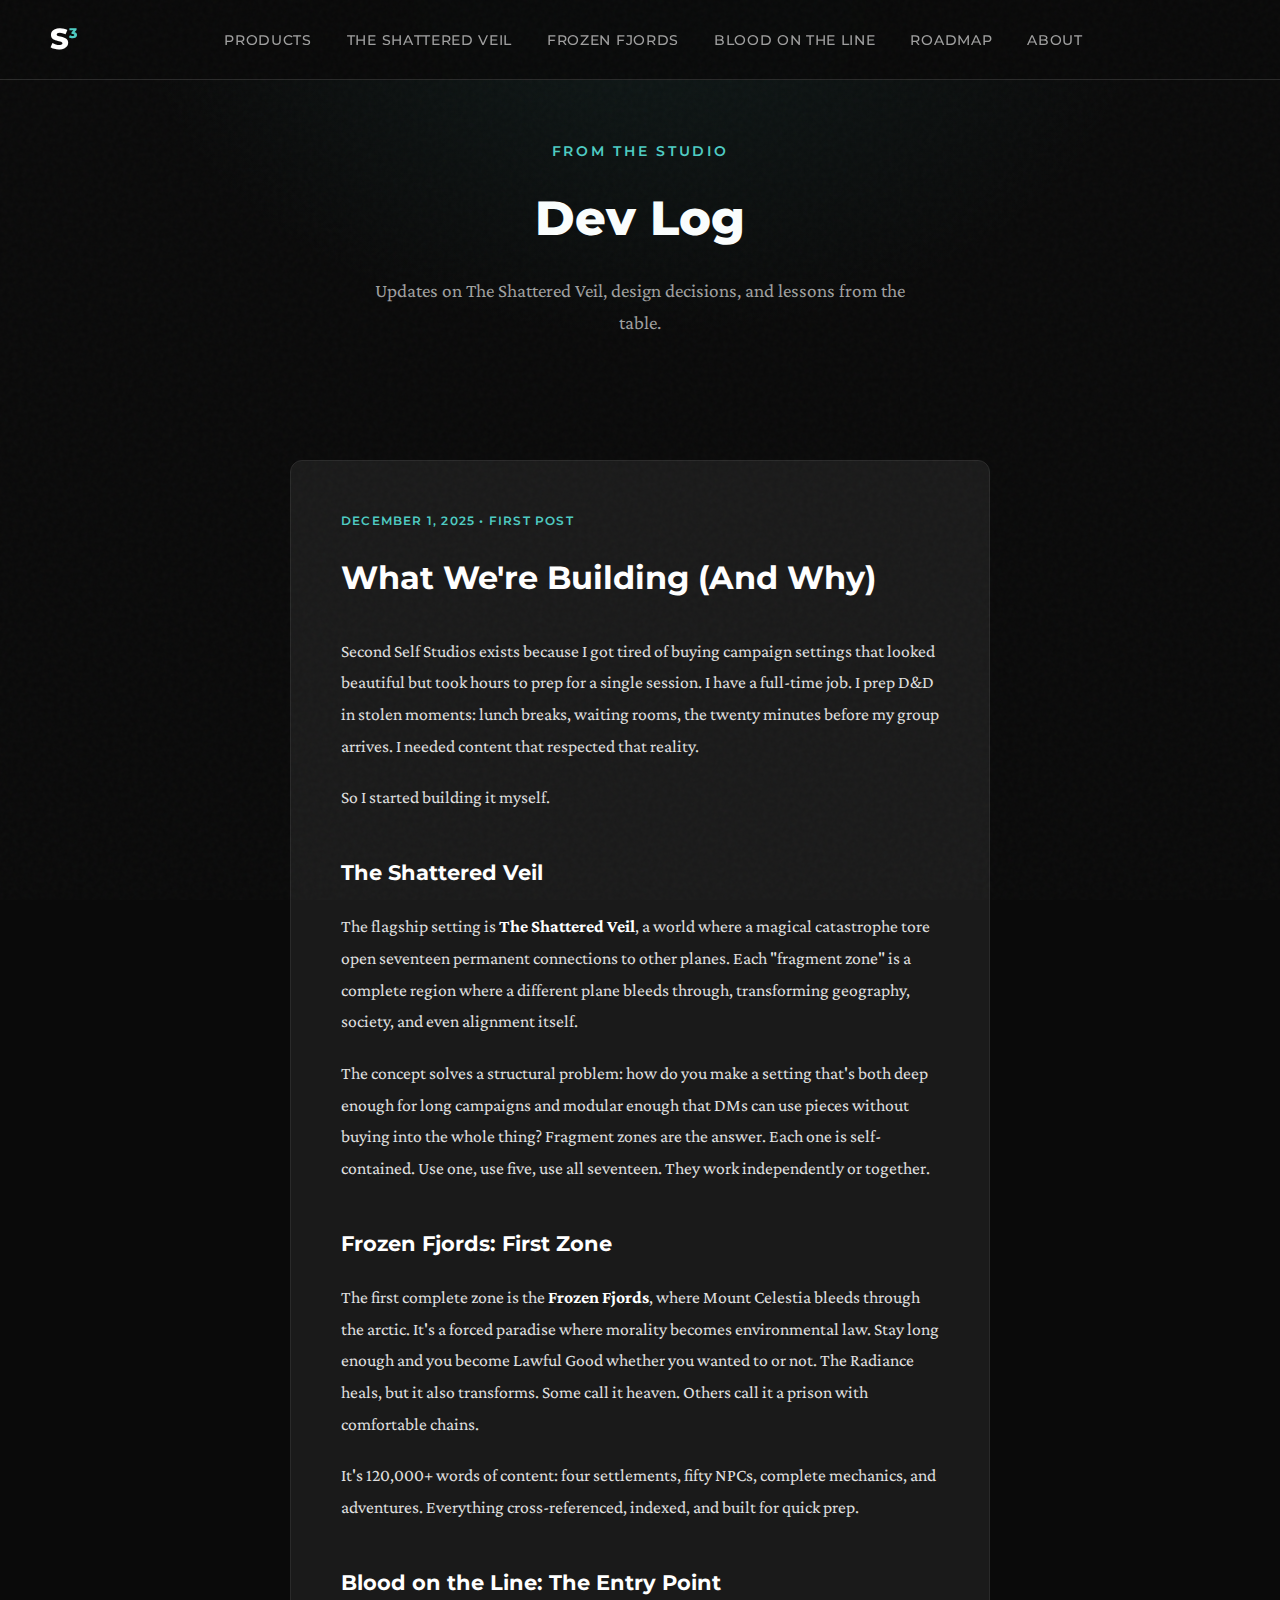
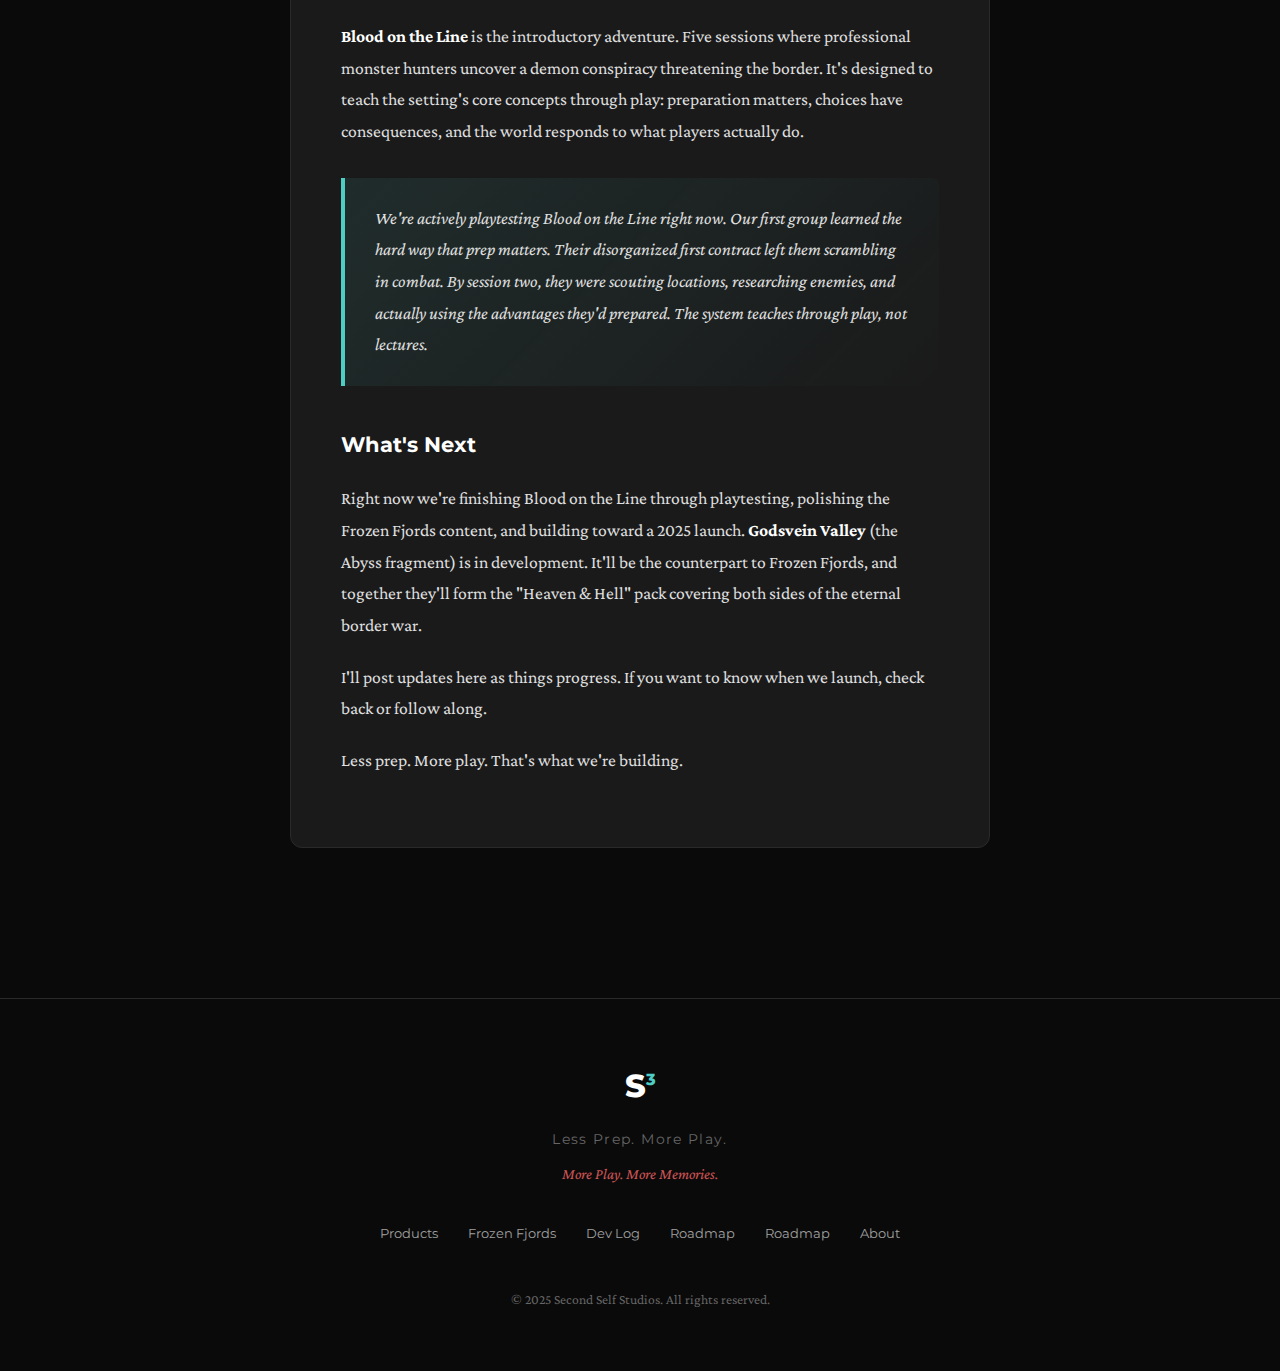
<file: dev-log/index.html>
<!DOCTYPE html>
<html lang="en">
<head>
    <meta charset="UTF-8">
    <meta name="viewport" content="width=device-width, initial-scale=1.0">
    <title>Dev Log | Second Self Studios</title>
    <meta name="description" content="Development updates from Second Self Studios. Follow along as we build The Shattered Veil campaign setting and Blood on the Line adventure.">
    
    <!-- Open Graph / Social -->
    <meta property="og:title" content="Dev Log | Second Self Studios">
    <meta property="og:description" content="Development updates on The Shattered Veil campaign setting and Blood on the Line adventure.">
    <meta property="og:type" content="website">
    <meta property="og:url" content="https://secondselfstudios.com/dev-log/">
    <meta property="og:image" content="https://secondselfstudios.com/og-image.png">
    <meta property="og:site_name" content="Second Self Studios">
    
    <!-- Twitter Card -->
    <meta name="twitter:card" content="summary_large_image">
    <meta name="twitter:title" content="Dev Log | Second Self Studios">
    <meta name="twitter:description" content="Development updates on The Shattered Veil.">
    <meta name="twitter:image" content="https://secondselfstudios.com/og-image.png">
    
    <!-- Canonical URL -->
    <link rel="canonical" href="https://secondselfstudios.com/dev-log/">
    
    <!-- Favicon -->
    <link rel="icon" type="image/x-icon" href="/favicon.ico">
    <link rel="icon" type="image/png" sizes="32x32" href="/favicon-32x32.png">
    <link rel="icon" type="image/png" sizes="16x16" href="/favicon-16x16.png">
    <link rel="apple-touch-icon" sizes="180x180" href="/apple-touch-icon.png">
    
    <!-- Fonts -->
    <link rel="preconnect" href="https://fonts.googleapis.com">
    <link rel="preconnect" href="https://fonts.gstatic.com" crossorigin>
    <link href="https://fonts.googleapis.com/css2?family=Montserrat:wght@400;500;600;800&family=Crimson+Pro:ital,wght@0,400;0,600;1,400&display=swap" rel="stylesheet">
    
    <!-- Styles -->
    <link rel="stylesheet" href="/css/style.css">
    
    <style>
        .blog-hero {
            padding: 140px 50px 60px;
            text-align: center;
            position: relative;
        }

        .blog-hero::before {
            content: '';
            position: absolute;
            top: 0;
            left: 0;
            right: 0;
            bottom: 0;
            background: radial-gradient(ellipse at center top, rgba(78, 205, 196, 0.08) 0%, transparent 60%);
            pointer-events: none;
        }

        .blog-hero h1 {
            font-family: 'Montserrat', sans-serif;
            font-size: 3rem;
            font-weight: 800;
            color: var(--white);
            margin-bottom: 15px;
        }

        .blog-hero p {
            font-family: 'Crimson Pro', serif;
            font-size: 1.2rem;
            color: var(--text-secondary);
            max-width: 550px;
            margin: 0 auto;
        }

        .blog-content {
            max-width: 800px;
            margin: 0 auto;
            padding: 60px 50px 120px;
        }

        .post-card {
            background: var(--bg-card);
            border: 1px solid var(--border);
            border-radius: 12px;
            padding: 40px;
            margin-bottom: 30px;
            transition: border-color 0.2s;
        }

        .post-card:hover {
            border-color: var(--teal);
        }

        .post-card:last-child {
            margin-bottom: 0;
        }

        .post-meta {
            font-family: 'Montserrat', sans-serif;
            font-size: 0.75rem;
            font-weight: 600;
            letter-spacing: 0.1em;
            text-transform: uppercase;
            color: var(--teal);
            margin-bottom: 15px;
        }

        .post-title {
            font-family: 'Montserrat', sans-serif;
            font-size: 1.5rem;
            font-weight: 700;
            color: var(--white);
            margin-bottom: 15px;
            text-decoration: none;
            display: block;
        }

        .post-title:hover {
            color: var(--teal);
        }

        .post-excerpt {
            color: var(--text-secondary);
            font-size: 1.05rem;
            line-height: 1.7;
            margin-bottom: 20px;
        }

        .read-more {
            font-family: 'Montserrat', sans-serif;
            font-size: 0.85rem;
            font-weight: 600;
            color: var(--teal);
            text-decoration: none;
        }

        .read-more:hover {
            text-decoration: underline;
        }

        /* Full post styles (for when viewing a post on this page) */
        .post-full {
            background: var(--bg-card);
            border: 1px solid var(--border);
            border-radius: 12px;
            padding: 50px;
            margin-bottom: 30px;
        }

        .post-full .post-meta {
            margin-bottom: 20px;
        }

        .post-full .post-title {
            font-size: 2rem;
            margin-bottom: 30px;
        }

        .post-full .post-body {
            color: var(--text-primary);
            font-size: 1.1rem;
            line-height: 1.8;
        }

        .post-full .post-body p {
            margin-bottom: 20px;
        }

        .post-full .post-body h2 {
            font-family: 'Montserrat', sans-serif;
            font-size: 1.3rem;
            font-weight: 700;
            color: var(--white);
            margin: 40px 0 20px;
        }

        .post-full .post-body h2:first-child {
            margin-top: 0;
        }

        .post-full .post-body ul {
            margin: 0 0 20px 25px;
            color: var(--text-secondary);
        }

        .post-full .post-body li {
            margin-bottom: 10px;
        }

        .post-full .post-body strong {
            color: var(--white);
        }

        .post-full .post-body em {
            color: var(--teal);
            font-style: normal;
        }

        .post-full .callout {
            background: linear-gradient(135deg, rgba(78, 205, 196, 0.1) 0%, transparent 100%);
            border-left: 4px solid var(--teal);
            padding: 25px 30px;
            margin: 30px 0;
            border-radius: 0 8px 8px 0;
        }

        .post-full .callout p {
            margin-bottom: 0;
            font-style: italic;
        }

        .post-divider {
            height: 1px;
            background: var(--border);
            margin: 60px 0;
        }

        @media (max-width: 900px) {
            .blog-hero {
                padding: 120px 25px 40px;
            }

            .blog-hero h1 {
                font-size: 2.2rem;
            }

            .blog-content {
                padding: 40px 25px 80px;
            }

            .post-card,
            .post-full {
                padding: 30px;
            }

            .post-full .post-title {
                font-size: 1.6rem;
            }
        }
    </style>
</head>
<body>

    <nav>
        <a href="/" class="nav-logo">S<sup>3</sup></a>
        <input type="checkbox" id="nav-toggle" class="nav-checkbox">
        <label for="nav-toggle" class="nav-toggle">
            <span></span>
            <span></span>
            <span></span>
        </label>
        <ul class="nav-links">
            <li><a href="/products/">Products</a></li>
            <li><a href="/the-shattered-veil/">The Shattered Veil</a></li>
            <li><a href="/frozen-fjords/">Frozen Fjords</a></li>
            <li><a href="/blood-on-the-line/">Blood on the Line</a></li>
            <li><a href="/roadmap/">Roadmap</a></li>
            <li><a href="/about/">About</a></li>
        </ul>
        <label for="nav-toggle" class="nav-overlay"></label>
    </nav>

    <section class="blog-hero">
        <div class="section-label">From the Studio</div>
        <h1>Dev Log</h1>
        <p>Updates on The Shattered Veil, design decisions, and lessons from the table.</p>
    </section>

    <div class="blog-content">
        
        <!-- Post 1: What We're Building -->
        <article class="post-full" id="what-were-building">
            <div class="post-meta">December 1, 2025 • First Post</div>
            <h2 class="post-title">What We're Building (And Why)</h2>
            <div class="post-body">
                <p>
                    Second Self Studios exists because I got tired of buying campaign settings that looked beautiful but took hours to prep for a single session. I have a full-time job. I prep D&D in stolen moments: lunch breaks, waiting rooms, the twenty minutes before my group arrives. I needed content that respected that reality.
                </p>
                <p>
                    So I started building it myself.
                </p>

                <h2>The Shattered Veil</h2>
                <p>
                    The flagship setting is <strong>The Shattered Veil</strong>, a world where a magical catastrophe tore open seventeen permanent connections to other planes. Each "fragment zone" is a complete region where a different plane bleeds through, transforming geography, society, and even alignment itself.
                </p>
                <p>
                    The concept solves a structural problem: how do you make a setting that's both deep enough for long campaigns and modular enough that DMs can use pieces without buying into the whole thing? Fragment zones are the answer. Each one is self-contained. Use one, use five, use all seventeen. They work independently or together.
                </p>

                <h2>Frozen Fjords: First Zone</h2>
                <p>
                    The first complete zone is the <strong>Frozen Fjords</strong>, where Mount Celestia bleeds through the arctic. It's a forced paradise where morality becomes environmental law. Stay long enough and you become Lawful Good whether you wanted to or not. The Radiance heals, but it also transforms. Some call it heaven. Others call it a prison with comfortable chains.
                </p>
                <p>
                    It's 120,000+ words of content: four settlements, fifty NPCs, complete mechanics, and adventures. Everything cross-referenced, indexed, and built for quick prep.
                </p>

                <h2>Blood on the Line: The Entry Point</h2>
                <p>
                    <strong>Blood on the Line</strong> is the introductory adventure. Five sessions where professional monster hunters uncover a demon conspiracy threatening the border. It's designed to teach the setting's core concepts through play: preparation matters, choices have consequences, and the world responds to what players actually do.
                </p>
                
                <div class="callout">
                    <p>We're actively playtesting Blood on the Line right now. Our first group learned the hard way that prep matters. Their disorganized first contract left them scrambling in combat. By session two, they were scouting locations, researching enemies, and actually using the advantages they'd prepared. The system teaches through play, not lectures.</p>
                </div>

                <h2>What's Next</h2>
                <p>
                    Right now we're finishing Blood on the Line through playtesting, polishing the Frozen Fjords content, and building toward a 2025 launch. <strong>Godsvein Valley</strong> (the Abyss fragment) is in development. It'll be the counterpart to Frozen Fjords, and together they'll form the "Heaven & Hell" pack covering both sides of the eternal border war.
                </p>
                <p>
                    I'll post updates here as things progress. If you want to know when we launch, check back or follow along.
                </p>
                <p>
                    Less prep. More play. That's what we're building.
                </p>
            </div>
        </article>

    </div>

    <footer>
        <div class="footer-logo">S<sup>3</sup></div>
        <div class="footer-tagline">Less Prep. More Play.</div>
        <div class="footer-tagline-extension">More Play. More Memories.</div>
        <ul class="footer-links">
            <li><a href="/products/">Products</a></li>
            <li><a href="/frozen-fjords/">Frozen Fjords</a></li>
            <li><a href="/dev-log/">Dev Log</a></li>
            <li><a href="/roadmap/">Roadmap</a></li>
            <li><a href="/roadmap/">Roadmap</a></li>
            <li><a href="/about/">About</a></li>
        </ul>
        <div class="footer-copyright">© 2025 Second Self Studios. All rights reserved.</div>
    </footer>

</body>
</html>
</file>
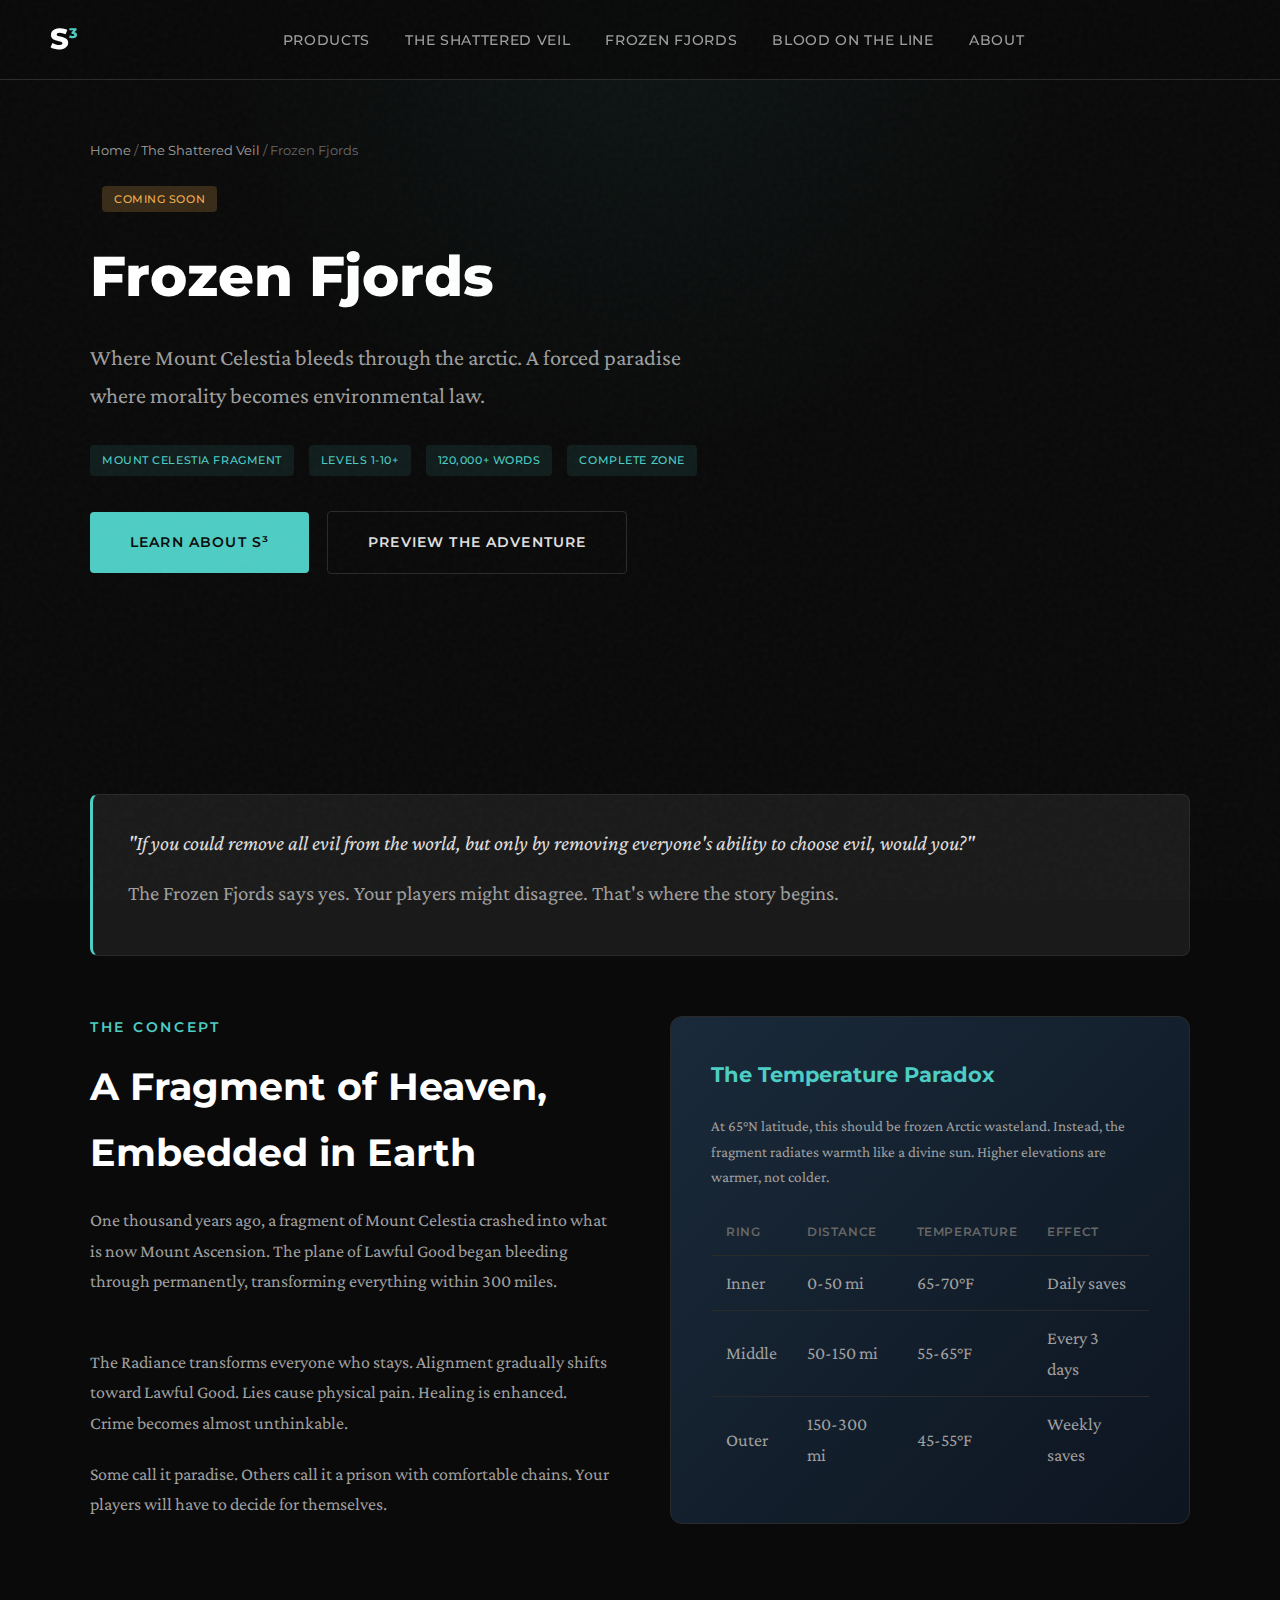
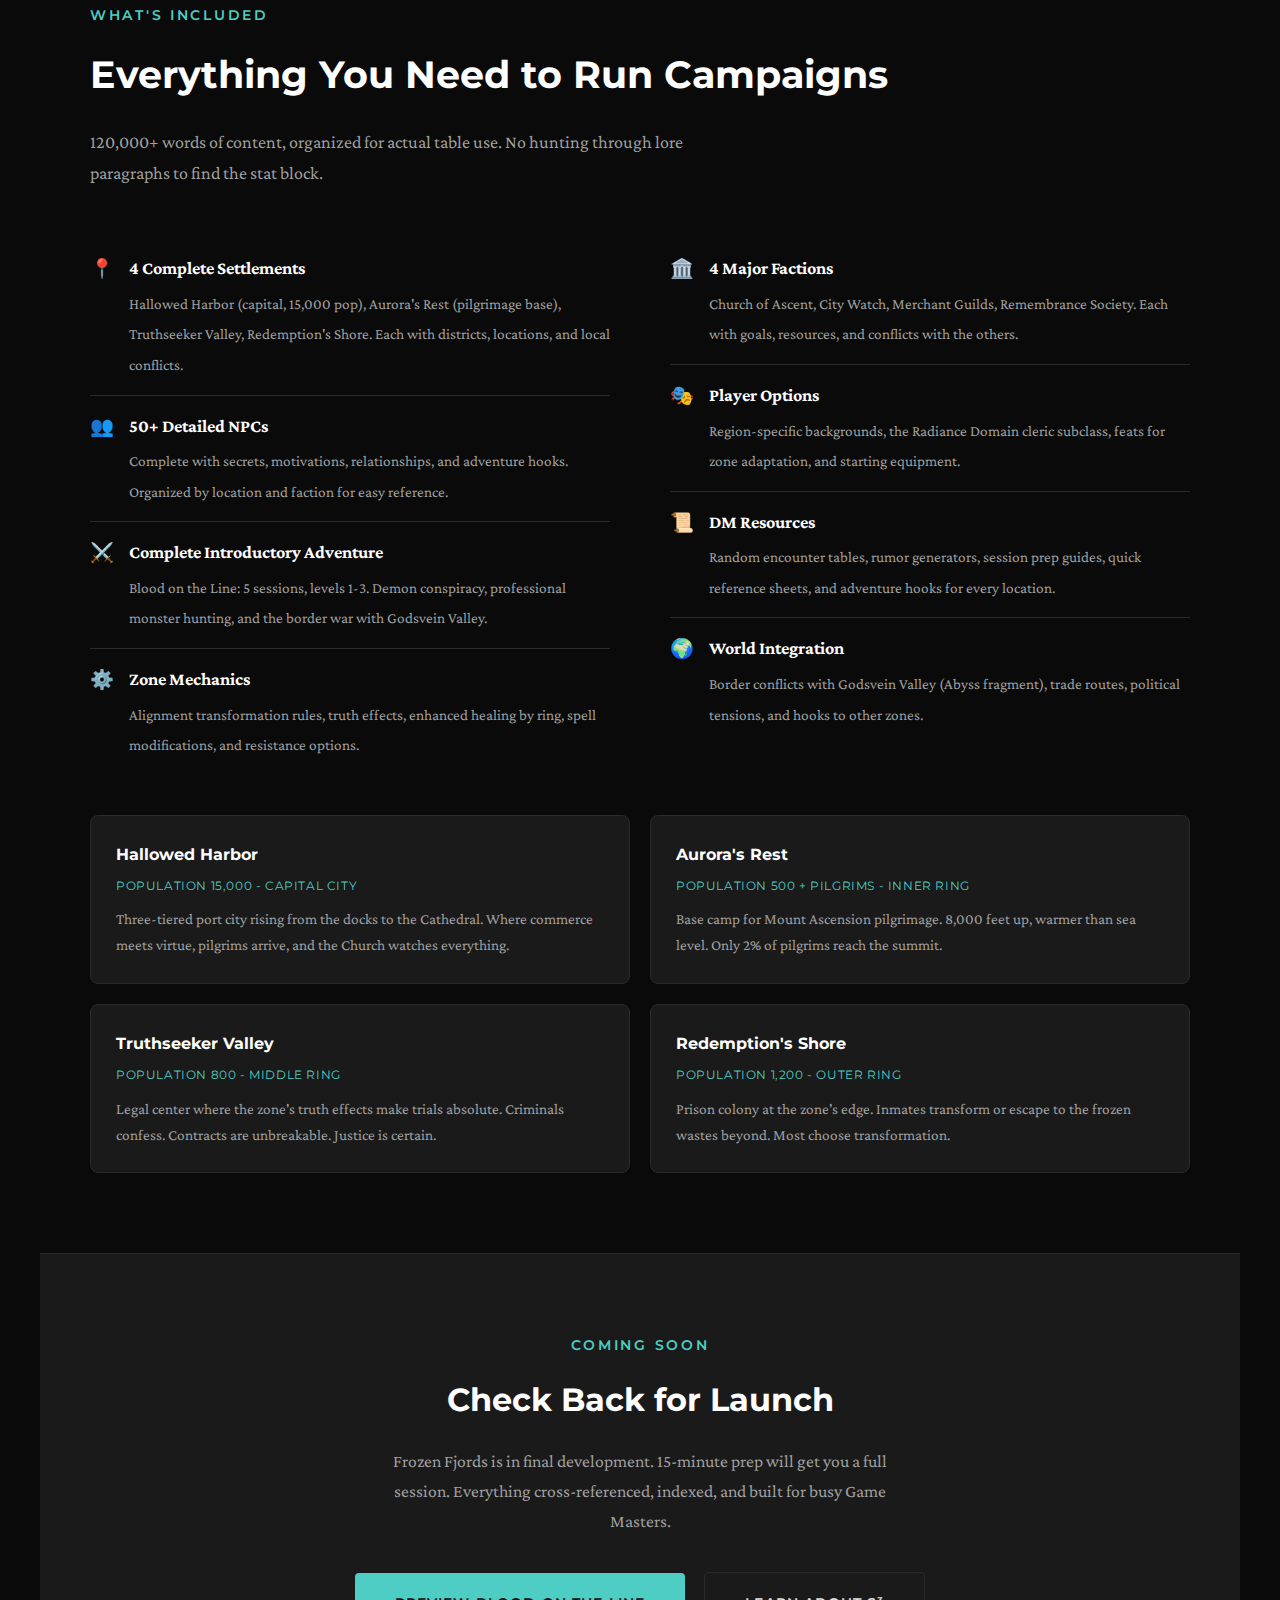
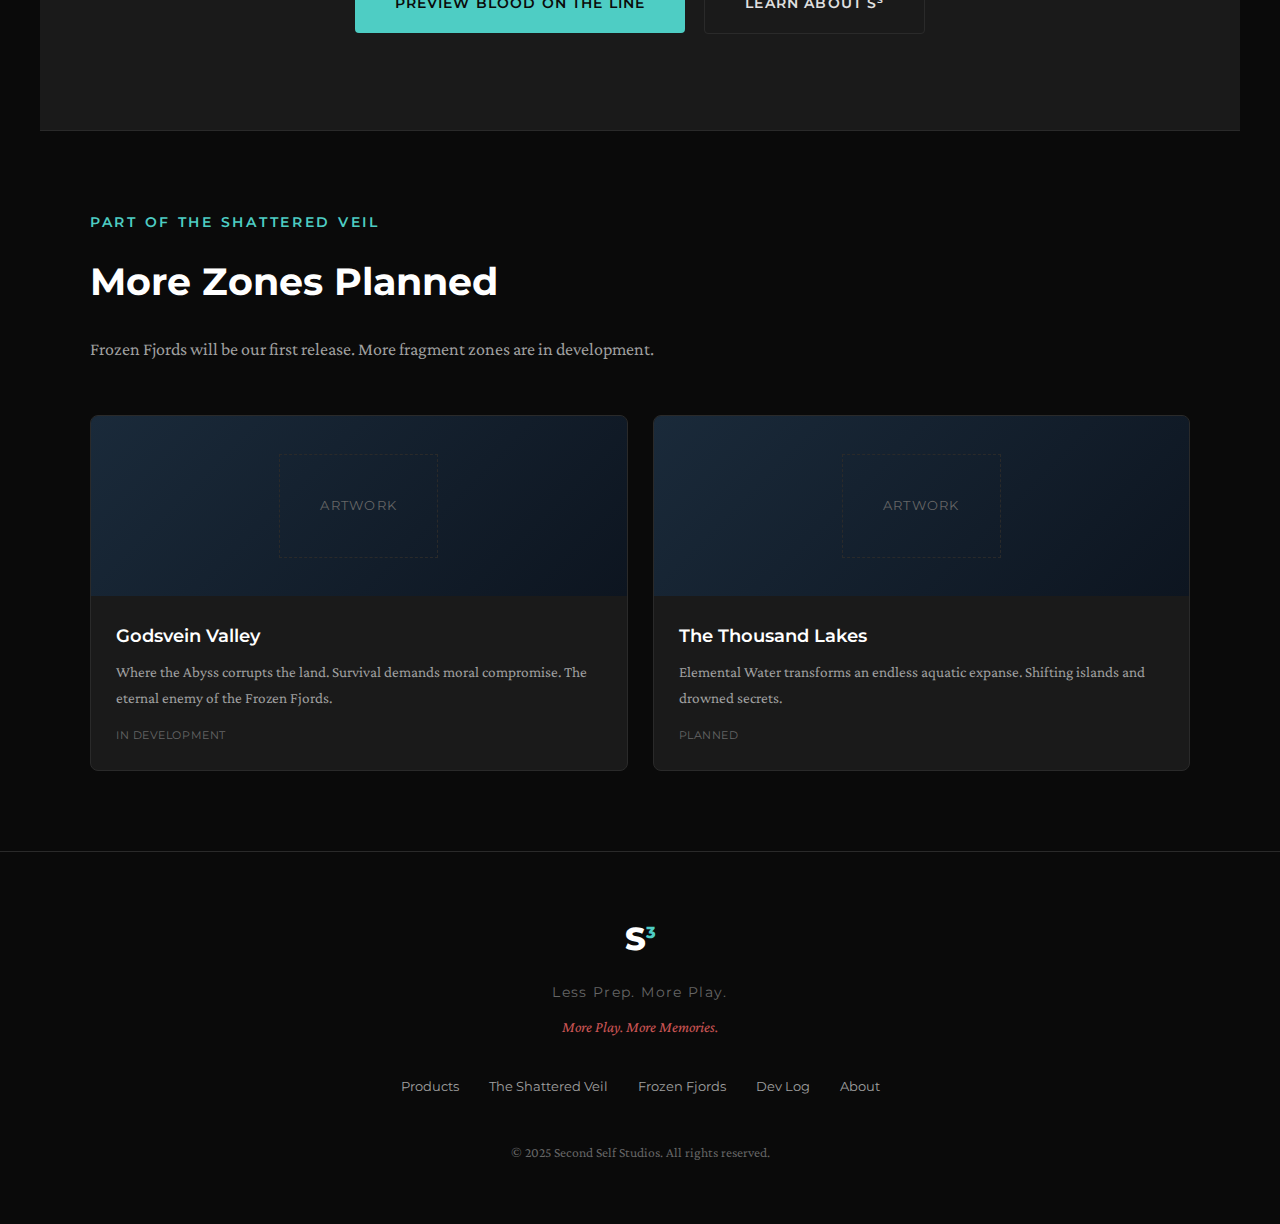
<file: frozen-fjords/index.html>
<!DOCTYPE html>
<html lang="en">
<head>
    <meta charset="UTF-8">
    <meta name="viewport" content="width=device-width, initial-scale=1.0">
    <title>Frozen Fjords | Mount Celestia D&D 5e Campaign Setting | Second Self Studios</title>
    <meta name="description" content="A complete D&D 5e campaign zone where Mount Celestia bleeds through the arctic. 120,000+ words, 4 settlements, 50+ NPCs, and the Blood on the Line adventure. Ready to run tonight.">
    
    <!-- Open Graph / Social -->
    <meta property="og:title" content="Frozen Fjords | A Forced Paradise Where Morality Becomes Law">
    <meta property="og:description" content="Mount Celestia fragment zone for D&D 5e. 120k+ words, 4 settlements, 50+ NPCs. Drop-in ready for busy Game Masters.">
    <meta property="og:type" content="product">
    <meta property="og:url" content="https://secondselfstudios.com/frozen-fjords/">
    <meta property="og:image" content="https://secondselfstudios.com/og-image.png">
    <meta property="og:image:width" content="1200">
    <meta property="og:image:height" content="630">
    <meta property="og:site_name" content="Second Self Studios">
    
    <!-- Twitter Card -->
    <meta name="twitter:card" content="summary_large_image">
    <meta name="twitter:title" content="Frozen Fjords | Mount Celestia D&D 5e Campaign Zone">
    <meta name="twitter:description" content="A forced paradise where morality becomes environmental law. 120k+ words of ready-to-run content.">
    <meta name="twitter:image" content="https://secondselfstudios.com/og-image.png">
    
    <!-- Canonical URL -->
    <link rel="canonical" href="https://secondselfstudios.com/frozen-fjords/">
    
    <!-- Favicon -->
    <link rel="icon" type="image/x-icon" href="/favicon.ico">
    <link rel="icon" type="image/png" sizes="32x32" href="/favicon-32x32.png">
    <link rel="icon" type="image/png" sizes="16x16" href="/favicon-16x16.png">
    <link rel="apple-touch-icon" sizes="180x180" href="/apple-touch-icon.png">
    
    <!-- Fonts -->
    <link rel="preconnect" href="https://fonts.googleapis.com">
    <link rel="preconnect" href="https://fonts.gstatic.com" crossorigin>
    <link href="https://fonts.googleapis.com/css2?family=Montserrat:wght@400;500;600;800&family=Crimson+Pro:ital,wght@0,400;0,600;1,400&display=swap" rel="stylesheet">
    
    <!-- Styles -->
    <link rel="stylesheet" href="/css/style.css">
    
    <!-- Structured Data - Product -->
    <script type="application/ld+json">
    {
        "@context": "https://schema.org",
        "@type": "Product",
        "name": "Frozen Fjords - D&D 5e Campaign Setting",
        "description": "A Mount Celestia fragment zone where morality becomes environmental law. 120,000+ words of ready-to-run D&D 5e content including 4 settlements, 50+ NPCs, and complete mechanics.",
        "brand": {
            "@type": "Brand",
            "name": "Second Self Studios"
        },
        "category": "Tabletop RPG Supplement",
        "offers": {
            "@type": "Offer",
            "availability": "https://schema.org/InStock",
            "priceCurrency": "USD"
        }
    }
    </script>
    
    <style>
        /* Page-specific styles */
        .product-hero {
            min-height: 70vh;
            display: flex;
            flex-direction: column;
            justify-content: center;
            padding: 140px 50px 80px;
            position: relative;
            overflow: hidden;
        }

        .product-hero::before {
            content: '';
            position: absolute;
            top: 0;
            left: 0;
            right: 0;
            bottom: 0;
            background: radial-gradient(ellipse at center top, rgba(78, 205, 196, 0.06) 0%, transparent 50%);
            pointer-events: none;
        }

        .product-hero-content {
            max-width: 800px;
        }

        .breadcrumb {
            font-family: 'Montserrat', sans-serif;
            font-size: 0.8rem;
            color: var(--text-muted);
            margin-bottom: 20px;
        }

        .breadcrumb a {
            color: var(--text-secondary);
        }

        .product-title {
            font-family: 'Montserrat', sans-serif;
            font-size: 3.5rem;
            font-weight: 800;
            color: var(--white);
            margin-bottom: 15px;
        }

        .product-subtitle {
            font-size: 1.4rem;
            color: var(--text-secondary);
            margin-bottom: 30px;
            max-width: 600px;
        }

        .product-meta {
            display: flex;
            flex-wrap: wrap;
            gap: 15px;
            margin-bottom: 35px;
        }

        .question-block {
            background: var(--bg-card);
            border: 1px solid var(--border);
            border-left: 3px solid var(--teal);
            border-radius: 8px;
            padding: 30px 35px;
            margin: 60px 0;
        }

        .question-block p {
            font-size: 1.3rem;
            font-style: italic;
            color: var(--text-primary);
            margin-bottom: 15px;
        }

        .question-block .answer {
            color: var(--text-secondary);
            font-style: normal;
        }

        .feature-section {
            padding: 80px 50px;
            max-width: 1200px;
            margin: 0 auto;
        }

        .two-column {
            display: grid;
            grid-template-columns: 1fr 1fr;
            gap: 60px;
            align-items: start;
        }

        .feature-list {
            list-style: none;
        }

        .feature-list li {
            padding: 15px 0;
            border-bottom: 1px solid var(--border);
            display: flex;
            align-items: flex-start;
            gap: 15px;
        }

        .feature-list li:last-child {
            border-bottom: none;
        }

        .feature-icon {
            color: var(--teal);
            font-size: 1.2rem;
            flex-shrink: 0;
        }

        .feature-text strong {
            color: var(--white);
            display: block;
            margin-bottom: 4px;
        }

        .feature-text span {
            color: var(--text-secondary);
            font-size: 0.95rem;
        }

        .paradox-card {
            background: linear-gradient(135deg, #1a2a3a 0%, #0d1520 100%);
            border: 1px solid var(--border);
            border-radius: 12px;
            padding: 40px;
        }

        .paradox-card h3 {
            font-family: 'Montserrat', sans-serif;
            font-size: 1.3rem;
            color: var(--teal);
            margin-bottom: 20px;
        }

        .paradox-table {
            width: 100%;
            border-collapse: collapse;
        }

        .paradox-table th,
        .paradox-table td {
            padding: 12px 15px;
            text-align: left;
            border-bottom: 1px solid var(--border);
        }

        .paradox-table th {
            font-family: 'Montserrat', sans-serif;
            font-size: 0.75rem;
            font-weight: 600;
            text-transform: uppercase;
            letter-spacing: 0.05em;
            color: var(--text-muted);
        }

        .paradox-table td {
            color: var(--text-secondary);
        }

        .paradox-table tr:last-child td {
            border-bottom: none;
        }

        .ring-inner { color: var(--teal); }
        .ring-middle { color: #888; }
        .ring-outer { color: #666; }

        .settlement-grid {
            display: grid;
            grid-template-columns: repeat(2, 1fr);
            gap: 20px;
            margin-top: 40px;
        }

        .settlement-card {
            background: var(--bg-card);
            border: 1px solid var(--border);
            border-radius: 8px;
            padding: 25px;
        }

        .settlement-card h4 {
            font-family: 'Montserrat', sans-serif;
            font-size: 1rem;
            color: var(--white);
            margin-bottom: 8px;
        }

        .settlement-card .population {
            font-family: 'Montserrat', sans-serif;
            font-size: 0.75rem;
            color: var(--teal);
            text-transform: uppercase;
            letter-spacing: 0.05em;
            margin-bottom: 10px;
        }

        .settlement-card p {
            color: var(--text-secondary);
            font-size: 0.95rem;
        }

        .cta-section {
            background: var(--bg-card);
            border-top: 1px solid var(--border);
            border-bottom: 1px solid var(--border);
            padding: 80px 50px;
            text-align: center;
        }

        .cta-section h2 {
            font-family: 'Montserrat', sans-serif;
            font-size: 2rem;
            margin-bottom: 20px;
        }

        .cta-section p {
            color: var(--text-secondary);
            max-width: 500px;
            margin: 0 auto 35px;
        }

        .related-section {
            padding: 80px 50px;
            max-width: 1200px;
            margin: 0 auto;
        }

        @media (max-width: 900px) {
            .product-hero {
                padding: 120px 25px 60px;
            }

            .product-title {
                font-size: 2.5rem;
            }

            .two-column {
                grid-template-columns: 1fr;
                gap: 40px;
            }

            .settlement-grid {
                grid-template-columns: 1fr;
            }

            .feature-section,
            .cta-section,
            .related-section {
                padding: 60px 25px;
            }
        }
    </style>
</head>
<body>

    <nav>
        <a href="/" class="nav-logo">S<sup>3</sup></a>
        <input type="checkbox" id="nav-toggle" class="nav-checkbox">
        <label for="nav-toggle" class="nav-toggle">
            <span></span>
            <span></span>
            <span></span>
        </label>
        <ul class="nav-links">
            <li><a href="/products/">Products</a></li>
            <li><a href="/the-shattered-veil/">The Shattered Veil</a></li>
            <li><a href="/frozen-fjords/">Frozen Fjords</a></li>
            <li><a href="/blood-on-the-line/">Blood on the Line</a></li>
            <li><a href="/about/">About</a></li>
        </ul>
        <label for="nav-toggle" class="nav-overlay"></label>
    </nav>

    <section class="product-hero">
        <div class="product-hero-content">
            <div class="breadcrumb">
                <a href="/">Home</a> / <a href="/the-shattered-veil/">The Shattered Veil</a> / Frozen Fjords
            </div>
            <div class="product-status" style="margin-bottom: 15px;">
                <span class="tag" style="background: rgba(240, 173, 78, 0.2); color: #f0ad4e;">Coming Soon</span>
            </div>
            <h1 class="product-title">Frozen Fjords</h1>
            <p class="product-subtitle">
                Where Mount Celestia bleeds through the arctic. A forced paradise where morality becomes environmental law.
            </p>
            <div class="product-meta">
                <span class="tag">Mount Celestia Fragment</span>
                <span class="tag">Levels 1-10+</span>
                <span class="tag">120,000+ Words</span>
                <span class="tag">Complete Zone</span>
            </div>
            <a href="/about/" class="cta-button">Learn About S³</a>
            <a href="/blood-on-the-line/" class="cta-button cta-secondary">Preview the Adventure</a>
        </div>
    </section>

    <section class="feature-section">
        <div class="question-block">
            <p>"If you could remove all evil from the world, but only by removing everyone's ability to choose evil, would you?"</p>
            <p class="answer">The Frozen Fjords says yes. Your players might disagree. That's where the story begins.</p>
        </div>

        <div class="two-column">
            <div>
                <div class="section-label">The Concept</div>
                <h2 class="section-title">A Fragment of Heaven, Embedded in Earth</h2>
                <p class="section-description" style="max-width: none;">
                    One thousand years ago, a fragment of Mount Celestia crashed into what is now Mount Ascension. The plane of Lawful Good began bleeding through permanently, transforming everything within 300 miles.
                </p>
                <p style="color: var(--text-secondary); margin-bottom: 20px;">
                    The Radiance transforms everyone who stays. Alignment gradually shifts toward Lawful Good. Lies cause physical pain. Healing is enhanced. Crime becomes almost unthinkable. 
                </p>
                <p style="color: var(--text-secondary);">
                    Some call it paradise. Others call it a prison with comfortable chains. Your players will have to decide for themselves.
                </p>
            </div>
            <div class="paradox-card">
                <h3>The Temperature Paradox</h3>
                <p style="color: var(--text-secondary); margin-bottom: 20px; font-size: 0.95rem;">
                    At 65°N latitude, this should be frozen Arctic wasteland. Instead, the fragment radiates warmth like a divine sun. Higher elevations are warmer, not colder.
                </p>
                <table class="paradox-table">
                    <thead>
                        <tr>
                            <th>Ring</th>
                            <th>Distance</th>
                            <th>Temperature</th>
                            <th>Effect</th>
                        </tr>
                    </thead>
                    <tbody>
                        <tr>
                            <td class="ring-inner">Inner</td>
                            <td>0-50 mi</td>
                            <td>65-70°F</td>
                            <td>Daily saves</td>
                        </tr>
                        <tr>
                            <td class="ring-middle">Middle</td>
                            <td>50-150 mi</td>
                            <td>55-65°F</td>
                            <td>Every 3 days</td>
                        </tr>
                        <tr>
                            <td class="ring-outer">Outer</td>
                            <td>150-300 mi</td>
                            <td>45-55°F</td>
                            <td>Weekly saves</td>
                        </tr>
                    </tbody>
                </table>
            </div>
        </div>
    </section>

    <section class="feature-section" style="padding-top: 0;">
        <div class="section-label">What's Included</div>
        <h2 class="section-title">Everything You Need to Run Campaigns</h2>
        <p class="section-description">
            120,000+ words of content, organized for actual table use. No hunting through lore paragraphs to find the stat block.
        </p>

        <div class="two-column">
            <ul class="feature-list">
                <li>
                    <span class="feature-icon">📍</span>
                    <div class="feature-text">
                        <strong>4 Complete Settlements</strong>
                        <span>Hallowed Harbor (capital, 15,000 pop), Aurora's Rest (pilgrimage base), Truthseeker Valley, Redemption's Shore. Each with districts, locations, and local conflicts.</span>
                    </div>
                </li>
                <li>
                    <span class="feature-icon">👥</span>
                    <div class="feature-text">
                        <strong>50+ Detailed NPCs</strong>
                        <span>Complete with secrets, motivations, relationships, and adventure hooks. Organized by location and faction for easy reference.</span>
                    </div>
                </li>
                <li>
                    <span class="feature-icon">⚔️</span>
                    <div class="feature-text">
                        <strong>Complete Introductory Adventure</strong>
                        <span>Blood on the Line: 5 sessions, levels 1-3. Demon conspiracy, professional monster hunting, and the border war with Godsvein Valley.</span>
                    </div>
                </li>
                <li>
                    <span class="feature-icon">⚙️</span>
                    <div class="feature-text">
                        <strong>Zone Mechanics</strong>
                        <span>Alignment transformation rules, truth effects, enhanced healing by ring, spell modifications, and resistance options.</span>
                    </div>
                </li>
            </ul>
            <ul class="feature-list">
                <li>
                    <span class="feature-icon">🏛️</span>
                    <div class="feature-text">
                        <strong>4 Major Factions</strong>
                        <span>Church of Ascent, City Watch, Merchant Guilds, Remembrance Society. Each with goals, resources, and conflicts with the others.</span>
                    </div>
                </li>
                <li>
                    <span class="feature-icon">🎭</span>
                    <div class="feature-text">
                        <strong>Player Options</strong>
                        <span>Region-specific backgrounds, the Radiance Domain cleric subclass, feats for zone adaptation, and starting equipment.</span>
                    </div>
                </li>
                <li>
                    <span class="feature-icon">📜</span>
                    <div class="feature-text">
                        <strong>DM Resources</strong>
                        <span>Random encounter tables, rumor generators, session prep guides, quick reference sheets, and adventure hooks for every location.</span>
                    </div>
                </li>
                <li>
                    <span class="feature-icon">🌍</span>
                    <div class="feature-text">
                        <strong>World Integration</strong>
                        <span>Border conflicts with Godsvein Valley (Abyss fragment), trade routes, political tensions, and hooks to other zones.</span>
                    </div>
                </li>
            </ul>
        </div>

        <div class="settlement-grid">
            <div class="settlement-card">
                <h4>Hallowed Harbor</h4>
                <div class="population">Population 15,000 - Capital City</div>
                <p>Three-tiered port city rising from the docks to the Cathedral. Where commerce meets virtue, pilgrims arrive, and the Church watches everything.</p>
            </div>
            <div class="settlement-card">
                <h4>Aurora's Rest</h4>
                <div class="population">Population 500 + Pilgrims - Inner Ring</div>
                <p>Base camp for Mount Ascension pilgrimage. 8,000 feet up, warmer than sea level. Only 2% of pilgrims reach the summit.</p>
            </div>
            <div class="settlement-card">
                <h4>Truthseeker Valley</h4>
                <div class="population">Population 800 - Middle Ring</div>
                <p>Legal center where the zone's truth effects make trials absolute. Criminals confess. Contracts are unbreakable. Justice is certain.</p>
            </div>
            <div class="settlement-card">
                <h4>Redemption's Shore</h4>
                <div class="population">Population 1,200 - Outer Ring</div>
                <p>Prison colony at the zone's edge. Inmates transform or escape to the frozen wastes beyond. Most choose transformation.</p>
            </div>
        </div>
    </section>

    <section class="cta-section">
        <div class="section-label">Coming Soon</div>
        <h2>Check Back for Launch</h2>
        <p>
            Frozen Fjords is in final development. 15-minute prep will get you a full session. Everything cross-referenced, indexed, and built for busy Game Masters.
        </p>
        <a href="/blood-on-the-line/" class="cta-button">Preview Blood on the Line</a>
        <a href="/about/" class="cta-button cta-secondary">Learn About S³</a>
    </section>

    <section class="related-section">
        <div class="section-label">Part of The Shattered Veil</div>
        <h2 class="section-title">More Zones Planned</h2>
        <p class="section-description">
            Frozen Fjords will be our first release. More fragment zones are in development.
        </p>
        <div class="zone-grid">
            <div class="zone-card">
                <div class="zone-image">
                    <div class="featured-placeholder">Artwork</div>
                </div>
                <div class="zone-content">
                    <div class="zone-title">Godsvein Valley</div>
                    <div class="zone-subtitle">Where the Abyss corrupts the land. Survival demands moral compromise. The eternal enemy of the Frozen Fjords.</div>
                    <div class="zone-meta">In Development</div>
                </div>
            </div>
            <div class="zone-card">
                <div class="zone-image">
                    <div class="featured-placeholder">Artwork</div>
                </div>
                <div class="zone-content">
                    <div class="zone-title">The Thousand Lakes</div>
                    <div class="zone-subtitle">Elemental Water transforms an endless aquatic expanse. Shifting islands and drowned secrets.</div>
                    <div class="zone-meta">Planned</div>
                </div>
            </div>
        </div>
    </section>

    <footer>
        <div class="footer-logo">S<sup>3</sup></div>
        <div class="footer-tagline">Less Prep. More Play.</div>
        <div class="footer-tagline-extension">More Play. More Memories.</div>
        <ul class="footer-links">
            <li><a href="/products/">Products</a></li>
            <li><a href="/the-shattered-veil/">The Shattered Veil</a></li>
            <li><a href="/frozen-fjords/">Frozen Fjords</a></li>
            <li><a href="/dev-log/">Dev Log</a></li>
            <li><a href="/about/">About</a></li>
        </ul>
        <div class="footer-copyright">© 2025 Second Self Studios. All rights reserved.</div>
    </footer>

</body>
</html>
</file>
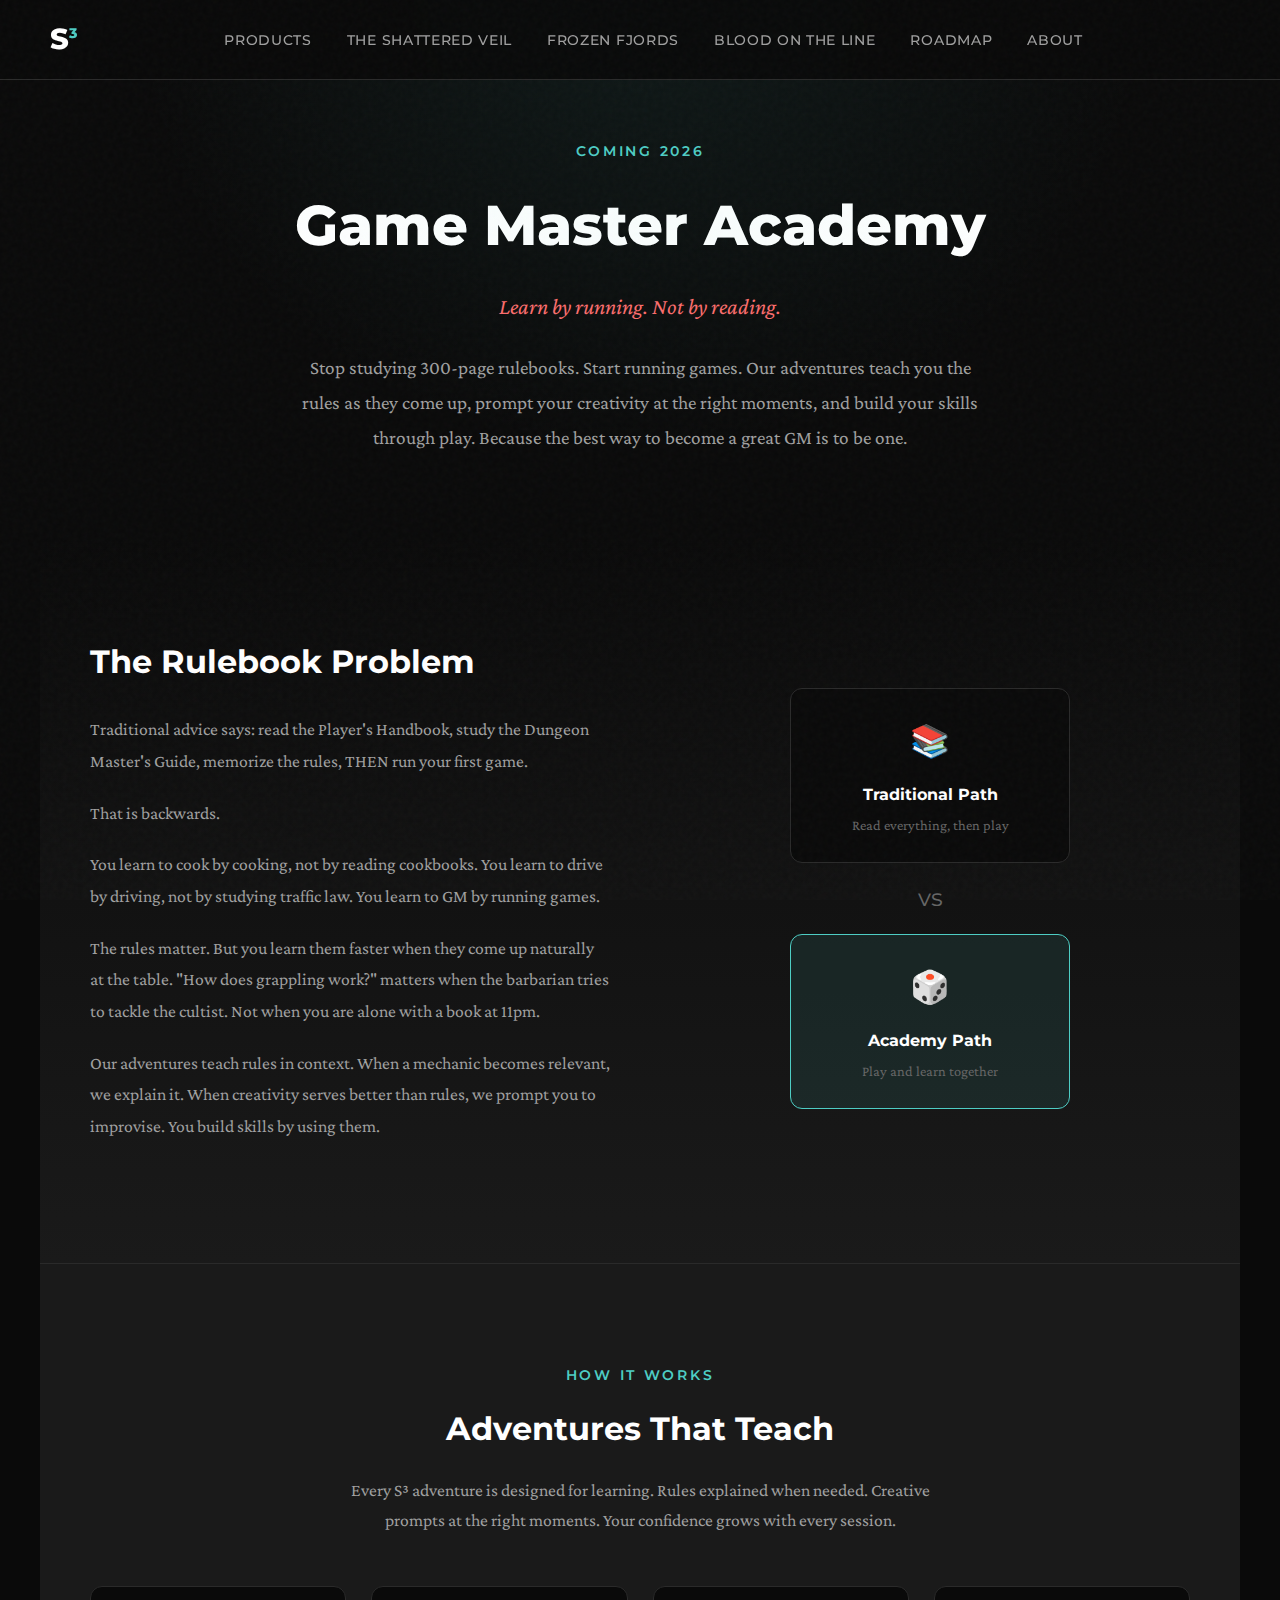
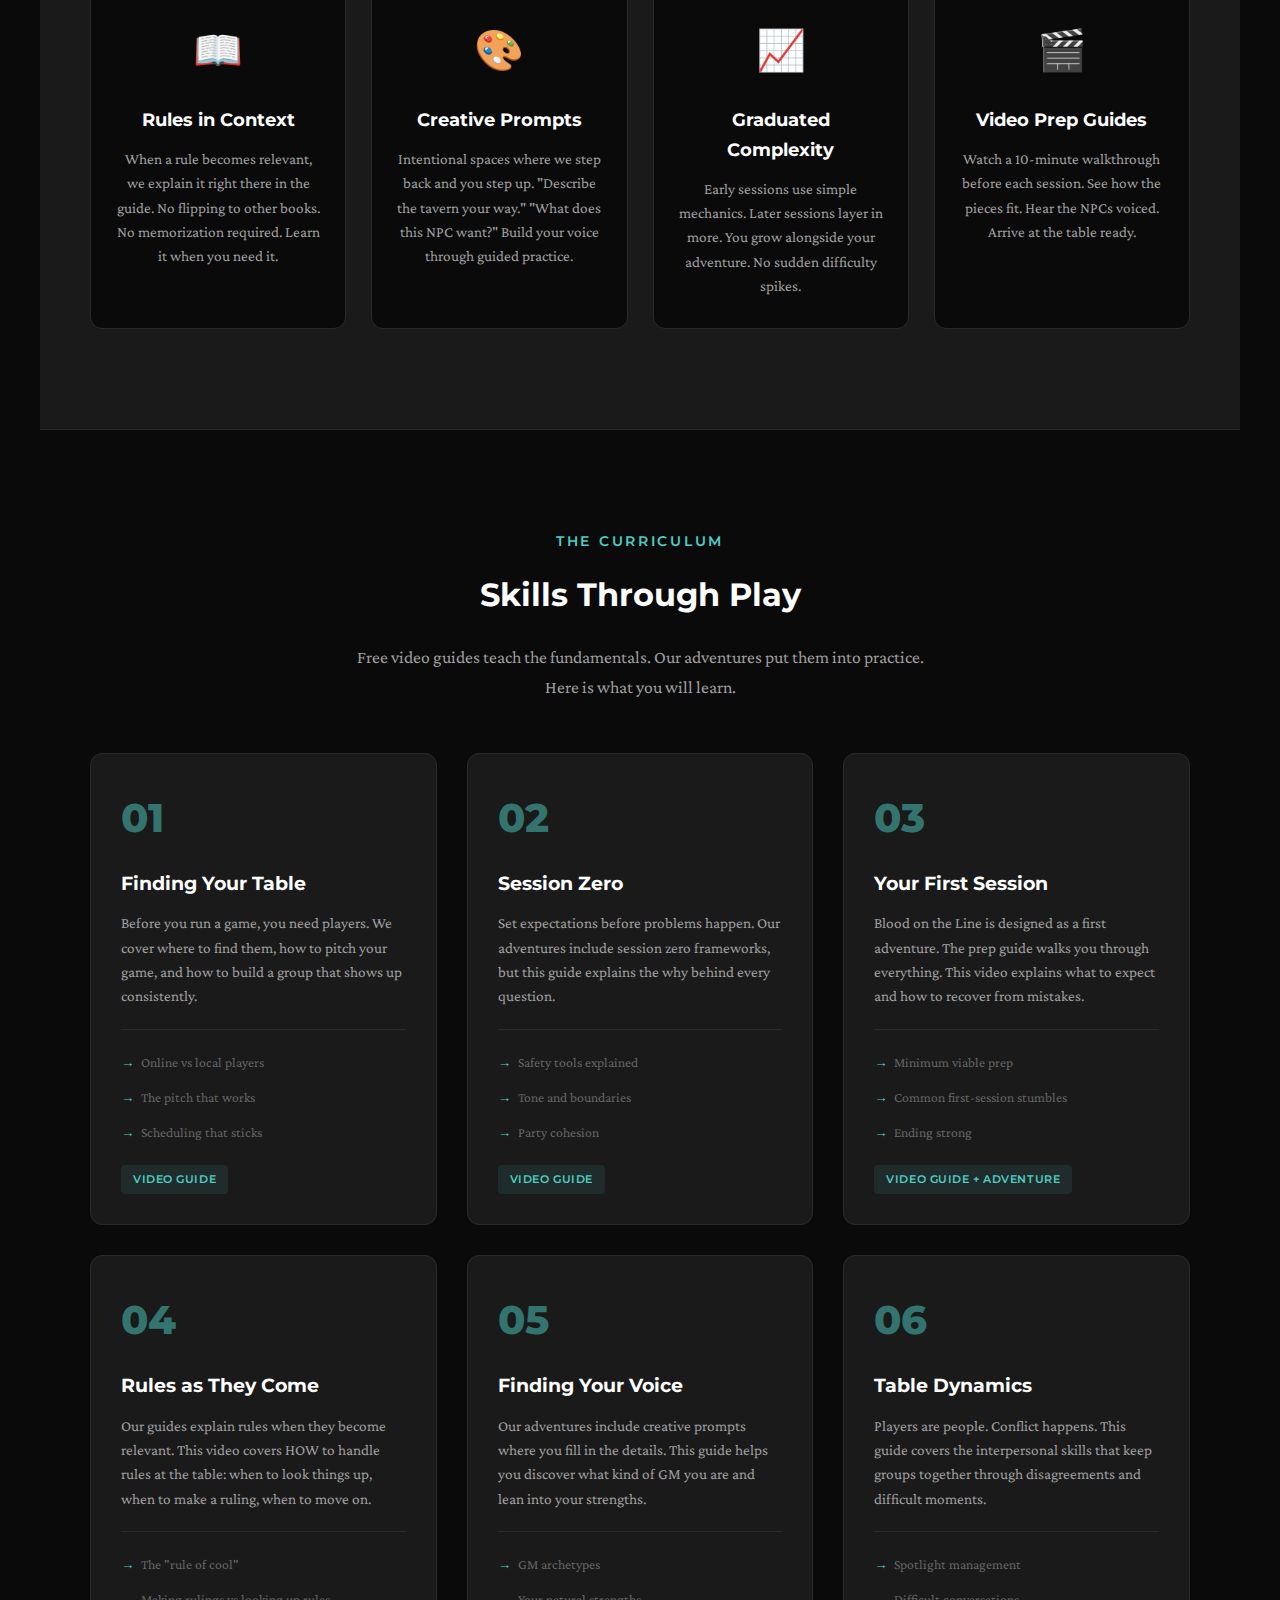
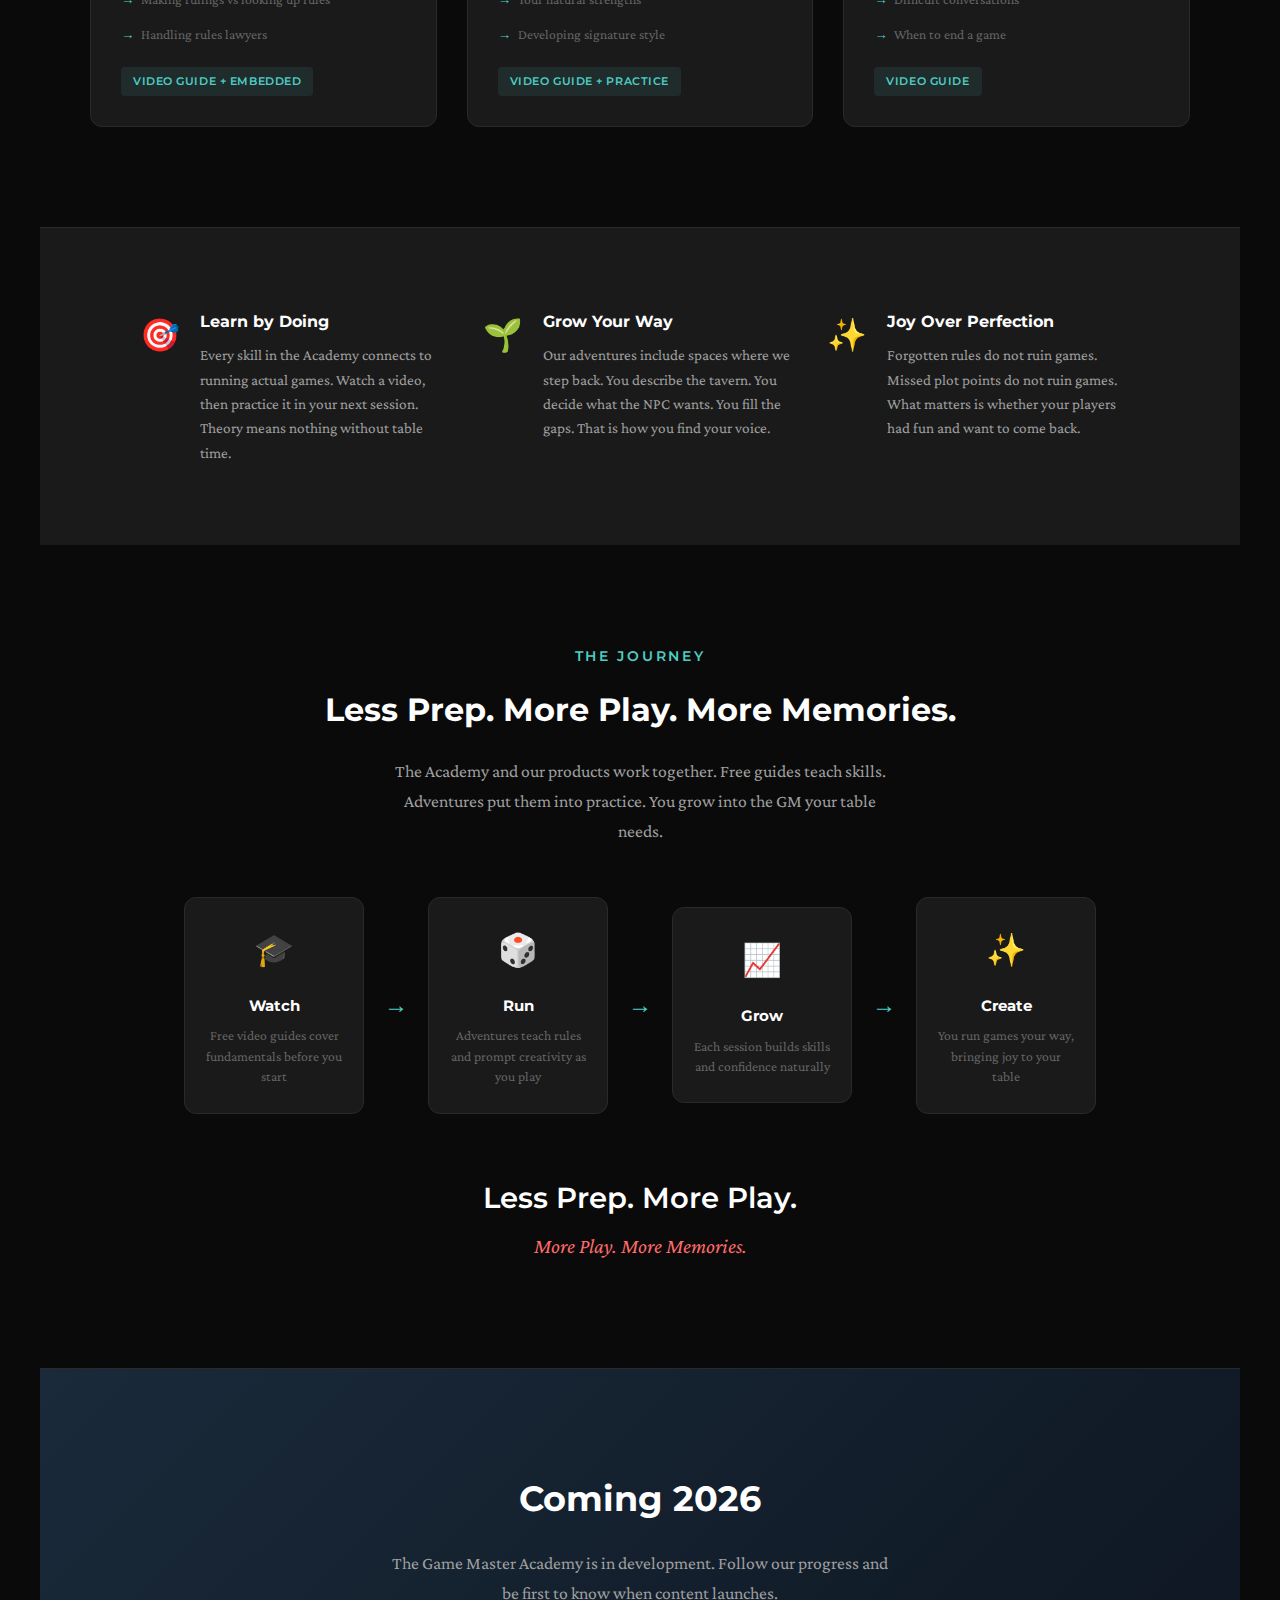
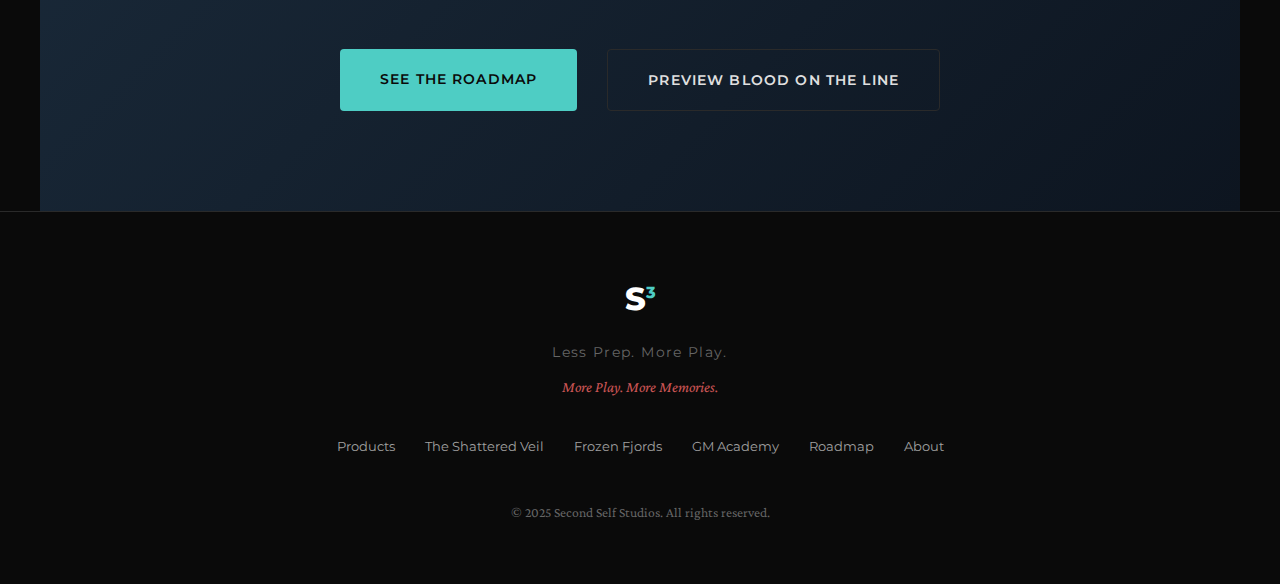
<file: gm-academy/index.html>
<!DOCTYPE html>
<html lang="en">
<head>
    <meta charset="UTF-8">
    <meta name="viewport" content="width=device-width, initial-scale=1.0">
    <title>Game Master Academy | Learn to Run D&D with Confidence | Second Self Studios</title>
    <meta name="description" content="Free video guides and tutorials for new D&D Game Masters. Learn to find players, run your first session, handle table dynamics, and develop your unique GM style. From Second Self Studios.">
    
    <!-- Open Graph / Social -->
    <meta property="og:title" content="Game Master Academy | Learn to Run D&D with Confidence">
    <meta property="og:description" content="Free tutorials for new Game Masters. Find players, run sessions, handle drama, develop your style.">
    <meta property="og:type" content="website">
    <meta property="og:url" content="https://secondselfstudios.com/gm-academy/">
    <meta property="og:image" content="https://secondselfstudios.com/og-image.png">
    <meta property="og:image:width" content="1200">
    <meta property="og:image:height" content="630">
    <meta property="og:site_name" content="Second Self Studios">
    
    <!-- Twitter Card -->
    <meta name="twitter:card" content="summary_large_image">
    <meta name="twitter:title" content="Game Master Academy | Second Self Studios">
    <meta name="twitter:description" content="Free tutorials for new Game Masters. Learn the skills no rulebook teaches.">
    <meta name="twitter:image" content="https://secondselfstudios.com/og-image.png">
    
    <!-- Canonical URL -->
    <link rel="canonical" href="https://secondselfstudios.com/gm-academy/">
    
    <!-- Favicon -->
    <link rel="icon" type="image/x-icon" href="/favicon.ico">
    <link rel="icon" type="image/png" sizes="32x32" href="/favicon-32x32.png">
    <link rel="icon" type="image/png" sizes="16x16" href="/favicon-16x16.png">
    <link rel="apple-touch-icon" sizes="180x180" href="/apple-touch-icon.png">
    
    <!-- Fonts -->
    <link rel="preconnect" href="https://fonts.googleapis.com">
    <link rel="preconnect" href="https://fonts.gstatic.com" crossorigin>
    <link href="https://fonts.googleapis.com/css2?family=Montserrat:wght@400;500;600;800&family=Crimson+Pro:ital,wght@0,400;0,600;1,400&display=swap" rel="stylesheet">
    
    <!-- Styles -->
    <link rel="stylesheet" href="/css/style.css">
</head>
<body>

    <nav>
        <a href="/" class="nav-logo">S<sup>3</sup></a>
        <input type="checkbox" id="nav-toggle" class="nav-checkbox">
        <label for="nav-toggle" class="nav-toggle">
            <span></span>
            <span></span>
            <span></span>
        </label>
        <ul class="nav-links">
            <li><a href="/products/">Products</a></li>
            <li><a href="/the-shattered-veil/">The Shattered Veil</a></li>
            <li><a href="/frozen-fjords/">Frozen Fjords</a></li>
            <li><a href="/blood-on-the-line/">Blood on the Line</a></li>
            <li><a href="/roadmap/">Roadmap</a></li>
            <li><a href="/about/">About</a></li>
        </ul>
        <label for="nav-toggle" class="nav-overlay"></label>
    </nav>

    <section class="academy-hero">
        <div class="academy-hero-content">
            <div class="section-label">Coming 2026</div>
            <h1>Game Master Academy</h1>
            <p class="academy-subtitle">Learn by running. Not by reading.</p>
            <p class="academy-lead">
                Stop studying 300-page rulebooks. Start running games. Our adventures teach you the rules as they come up, prompt your creativity at the right moments, and build your skills through play. Because the best way to become a great GM is to be one.
            </p>
        </div>
    </section>

    <section class="academy-premise">
        <div class="premise-content">
            <div class="premise-text">
                <h2>The Rulebook Problem</h2>
                <p>
                    Traditional advice says: read the Player's Handbook, study the Dungeon Master's Guide, memorize the rules, THEN run your first game.
                </p>
                <p>
                    That is backwards.
                </p>
                <p>
                    You learn to cook by cooking, not by reading cookbooks. You learn to drive by driving, not by studying traffic law. You learn to GM by running games.
                </p>
                <p>
                    The rules matter. But you learn them faster when they come up naturally at the table. "How does grappling work?" matters when the barbarian tries to tackle the cultist. Not when you are alone with a book at 11pm.
                </p>
                <p>
                    Our adventures teach rules in context. When a mechanic becomes relevant, we explain it. When creativity serves better than rules, we prompt you to improvise. You build skills by using them.
                </p>
            </div>
            <div class="premise-visual">
                <div class="premise-card">
                    <div class="premise-icon">📚</div>
                    <h3>Traditional Path</h3>
                    <p>Read everything, then play</p>
                </div>
                <div class="premise-vs">vs</div>
                <div class="premise-card highlight">
                    <div class="premise-icon">🎲</div>
                    <h3>Academy Path</h3>
                    <p>Play and learn together</p>
                </div>
            </div>
        </div>
    </section>

    <section class="academy-format">
        <div class="format-content">
            <div class="section-label">How It Works</div>
            <h2>Adventures That Teach</h2>
            <p class="format-intro">
                Every S³ adventure is designed for learning. Rules explained when needed. Creative prompts at the right moments. Your confidence grows with every session.
            </p>
            
            <div class="format-grid">
                <div class="format-card">
                    <div class="format-card-icon">📖</div>
                    <h3>Rules in Context</h3>
                    <p>When a rule becomes relevant, we explain it right there in the guide. No flipping to other books. No memorization required. Learn it when you need it.</p>
                </div>
                <div class="format-card">
                    <div class="format-card-icon">🎨</div>
                    <h3>Creative Prompts</h3>
                    <p>Intentional spaces where we step back and you step up. "Describe the tavern your way." "What does this NPC want?" Build your voice through guided practice.</p>
                </div>
                <div class="format-card">
                    <div class="format-card-icon">📈</div>
                    <h3>Graduated Complexity</h3>
                    <p>Early sessions use simple mechanics. Later sessions layer in more. You grow alongside your adventure. No sudden difficulty spikes.</p>
                </div>
                <div class="format-card">
                    <div class="format-card-icon">🎬</div>
                    <h3>Video Prep Guides</h3>
                    <p>Watch a 10-minute walkthrough before each session. See how the pieces fit. Hear the NPCs voiced. Arrive at the table ready.</p>
                </div>
            </div>
        </div>
    </section>

    <section class="academy-topics">
        <div class="topics-content">
            <div class="section-label">The Curriculum</div>
            <h2>Skills Through Play</h2>
            <p class="topics-intro">
                Free video guides teach the fundamentals. Our adventures put them into practice. Here is what you will learn.
            </p>

            <div class="topics-grid">
                <div class="topic-card">
                    <div class="topic-number">01</div>
                    <h3>Finding Your Table</h3>
                    <p>Before you run a game, you need players. We cover where to find them, how to pitch your game, and how to build a group that shows up consistently.</p>
                    <ul class="topic-lessons">
                        <li>Online vs local players</li>
                        <li>The pitch that works</li>
                        <li>Scheduling that sticks</li>
                    </ul>
                    <span class="topic-type">Video Guide</span>
                </div>
                <div class="topic-card">
                    <div class="topic-number">02</div>
                    <h3>Session Zero</h3>
                    <p>Set expectations before problems happen. Our adventures include session zero frameworks, but this guide explains the why behind every question.</p>
                    <ul class="topic-lessons">
                        <li>Safety tools explained</li>
                        <li>Tone and boundaries</li>
                        <li>Party cohesion</li>
                    </ul>
                    <span class="topic-type">Video Guide</span>
                </div>
                <div class="topic-card">
                    <div class="topic-number">03</div>
                    <h3>Your First Session</h3>
                    <p>Blood on the Line is designed as a first adventure. The prep guide walks you through everything. This video explains what to expect and how to recover from mistakes.</p>
                    <ul class="topic-lessons">
                        <li>Minimum viable prep</li>
                        <li>Common first-session stumbles</li>
                        <li>Ending strong</li>
                    </ul>
                    <span class="topic-type">Video Guide + Adventure</span>
                </div>
                <div class="topic-card">
                    <div class="topic-number">04</div>
                    <h3>Rules as They Come</h3>
                    <p>Our guides explain rules when they become relevant. This video covers HOW to handle rules at the table: when to look things up, when to make a ruling, when to move on.</p>
                    <ul class="topic-lessons">
                        <li>The "rule of cool"</li>
                        <li>Making rulings vs looking up rules</li>
                        <li>Handling rules lawyers</li>
                    </ul>
                    <span class="topic-type">Video Guide + Embedded</span>
                </div>
                <div class="topic-card">
                    <div class="topic-number">05</div>
                    <h3>Finding Your Voice</h3>
                    <p>Our adventures include creative prompts where you fill in the details. This guide helps you discover what kind of GM you are and lean into your strengths.</p>
                    <ul class="topic-lessons">
                        <li>GM archetypes</li>
                        <li>Your natural strengths</li>
                        <li>Developing signature style</li>
                    </ul>
                    <span class="topic-type">Video Guide + Practice</span>
                </div>
                <div class="topic-card">
                    <div class="topic-number">06</div>
                    <h3>Table Dynamics</h3>
                    <p>Players are people. Conflict happens. This guide covers the interpersonal skills that keep groups together through disagreements and difficult moments.</p>
                    <ul class="topic-lessons">
                        <li>Spotlight management</li>
                        <li>Difficult conversations</li>
                        <li>When to end a game</li>
                    </ul>
                    <span class="topic-type">Video Guide</span>
                </div>
            </div>
        </div>
    </section>

    <section class="academy-philosophy">
        <div class="academy-philosophy-content">
            <div class="academy-philosophy-card">
                <div class="philosophy-icon">🎯</div>
                <div class="philosophy-text">
                    <h3>Learn by Doing</h3>
                    <p>
                        Every skill in the Academy connects to running actual games. Watch a video, then practice it in your next session. Theory means nothing without table time.
                    </p>
                </div>
            </div>
            <div class="academy-philosophy-card">
                <div class="philosophy-icon">🌱</div>
                <div class="philosophy-text">
                    <h3>Grow Your Way</h3>
                    <p>
                        Our adventures include spaces where we step back. You describe the tavern. You decide what the NPC wants. You fill the gaps. That is how you find your voice.
                    </p>
                </div>
            </div>
            <div class="academy-philosophy-card">
                <div class="philosophy-icon">✨</div>
                <div class="philosophy-text">
                    <h3>Joy Over Perfection</h3>
                    <p>
                        Forgotten rules do not ruin games. Missed plot points do not ruin games. What matters is whether your players had fun and want to come back.
                    </p>
                </div>
            </div>
        </div>
    </section>

    <section class="academy-pipeline">
        <div class="pipeline-content">
            <div class="section-label">The Journey</div>
            <h2>Less Prep. More Play. More Memories.</h2>
            <p class="pipeline-intro">
                The Academy and our products work together. Free guides teach skills. Adventures put them into practice. You grow into the GM your table needs.
            </p>

            <div class="pipeline-visual">
                <div class="pipeline-step">
                    <div class="pipeline-icon">🎓</div>
                    <h3>Watch</h3>
                    <p>Free video guides cover fundamentals before you start</p>
                </div>
                <div class="pipeline-arrow">→</div>
                <div class="pipeline-step">
                    <div class="pipeline-icon">🎲</div>
                    <h3>Run</h3>
                    <p>Adventures teach rules and prompt creativity as you play</p>
                </div>
                <div class="pipeline-arrow">→</div>
                <div class="pipeline-step">
                    <div class="pipeline-icon">📈</div>
                    <h3>Grow</h3>
                    <p>Each session builds skills and confidence naturally</p>
                </div>
                <div class="pipeline-arrow">→</div>
                <div class="pipeline-step">
                    <div class="pipeline-icon">✨</div>
                    <h3>Create</h3>
                    <p>You run games your way, bringing joy to your table</p>
                </div>
            </div>

            <div class="pipeline-tagline">
                <p>Less Prep. More Play.</p>
                <p class="tagline-extension">More Play. More Memories.</p>
            </div>
        </div>
    </section>

    <section class="academy-cta">
        <h2>Coming 2026</h2>
        <p>
            The Game Master Academy is in development. Follow our progress and be first to know when content launches.
        </p>
        <div class="cta-buttons">
            <a href="/roadmap/" class="cta-button">See the Roadmap</a>
            <a href="/blood-on-the-line/" class="cta-button cta-secondary">Preview Blood on the Line</a>
        </div>
    </section>

    <footer>
        <div class="footer-logo">S<sup>3</sup></div>
        <div class="footer-tagline">Less Prep. More Play.</div>
        <div class="footer-tagline-extension">More Play. More Memories.</div>
        <ul class="footer-links">
            <li><a href="/products/">Products</a></li>
            <li><a href="/the-shattered-veil/">The Shattered Veil</a></li>
            <li><a href="/frozen-fjords/">Frozen Fjords</a></li>
            <li><a href="/gm-academy/">GM Academy</a></li>
            <li><a href="/roadmap/">Roadmap</a></li>
            <li><a href="/about/">About</a></li>
        </ul>
        <div class="footer-copyright">© 2025 Second Self Studios. All rights reserved.</div>
    </footer>

    <script src="/js/main.js"></script>
</body>
</html>
</file>
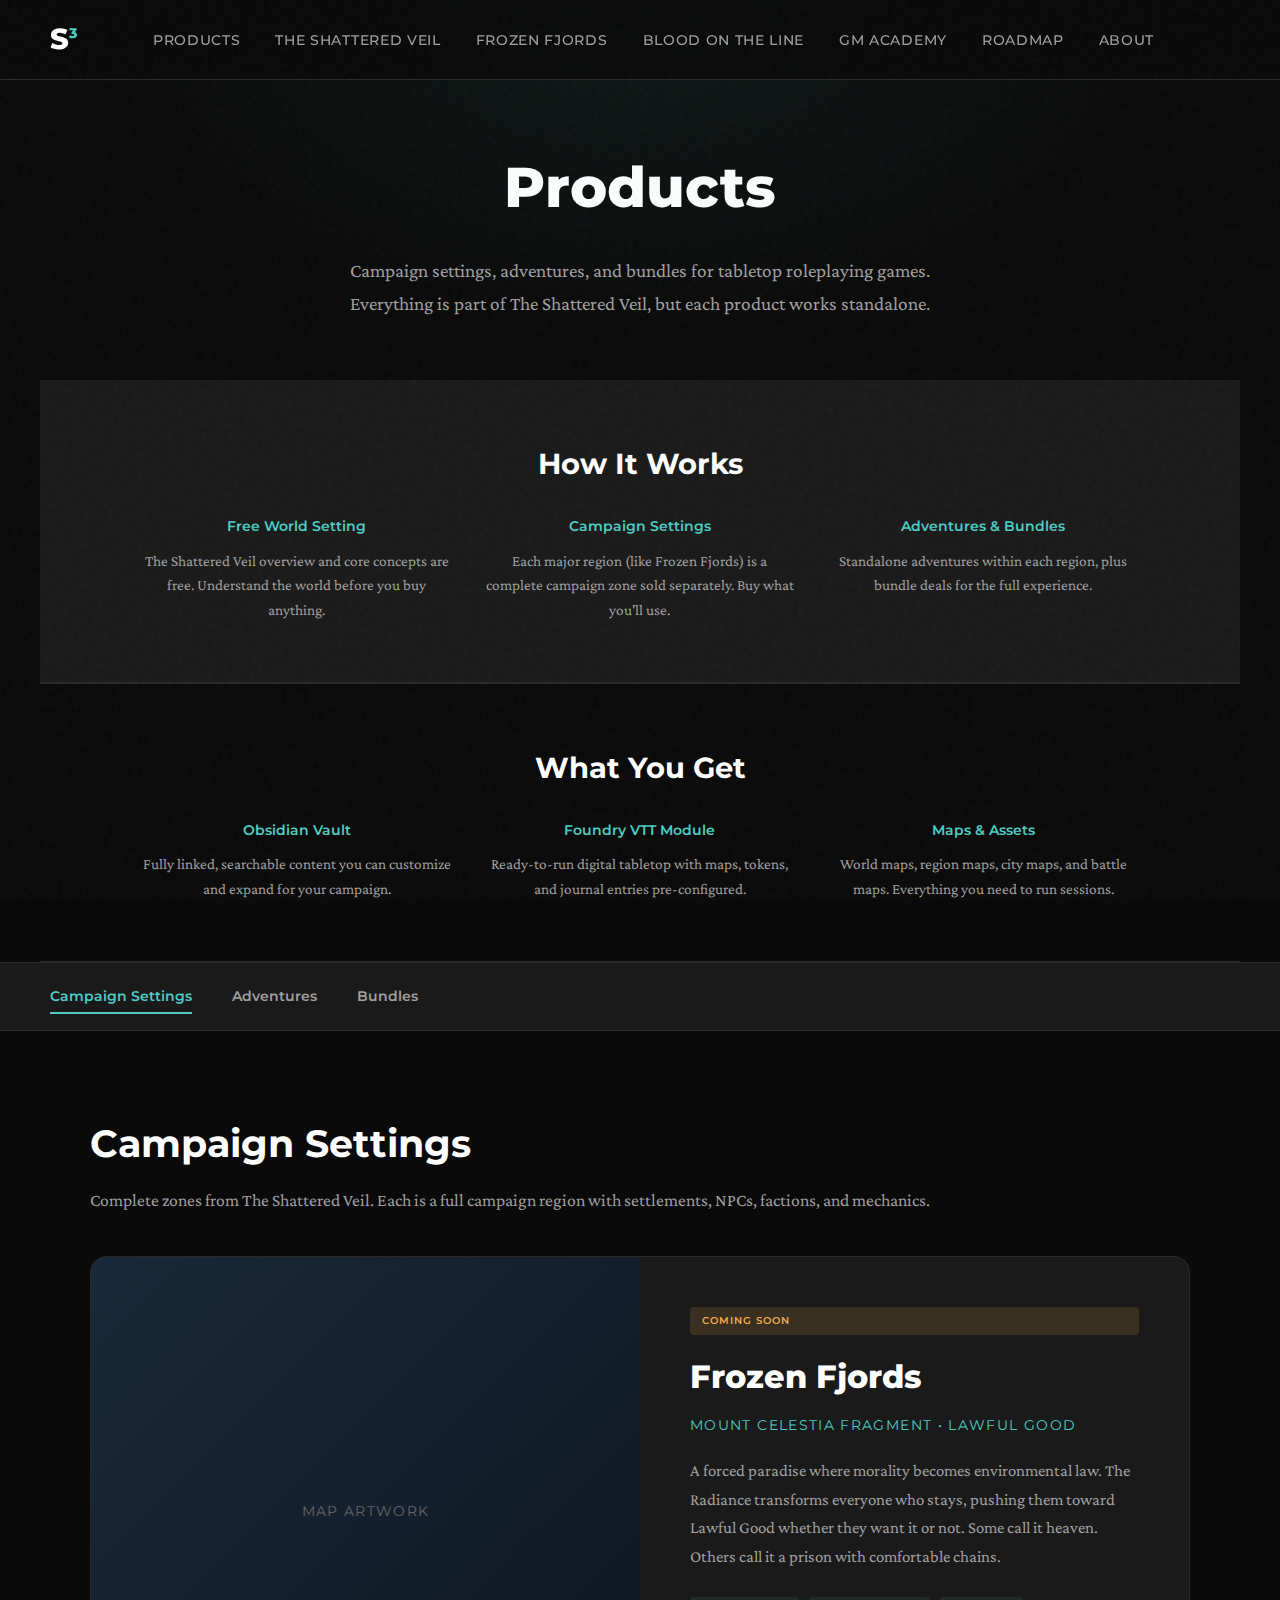
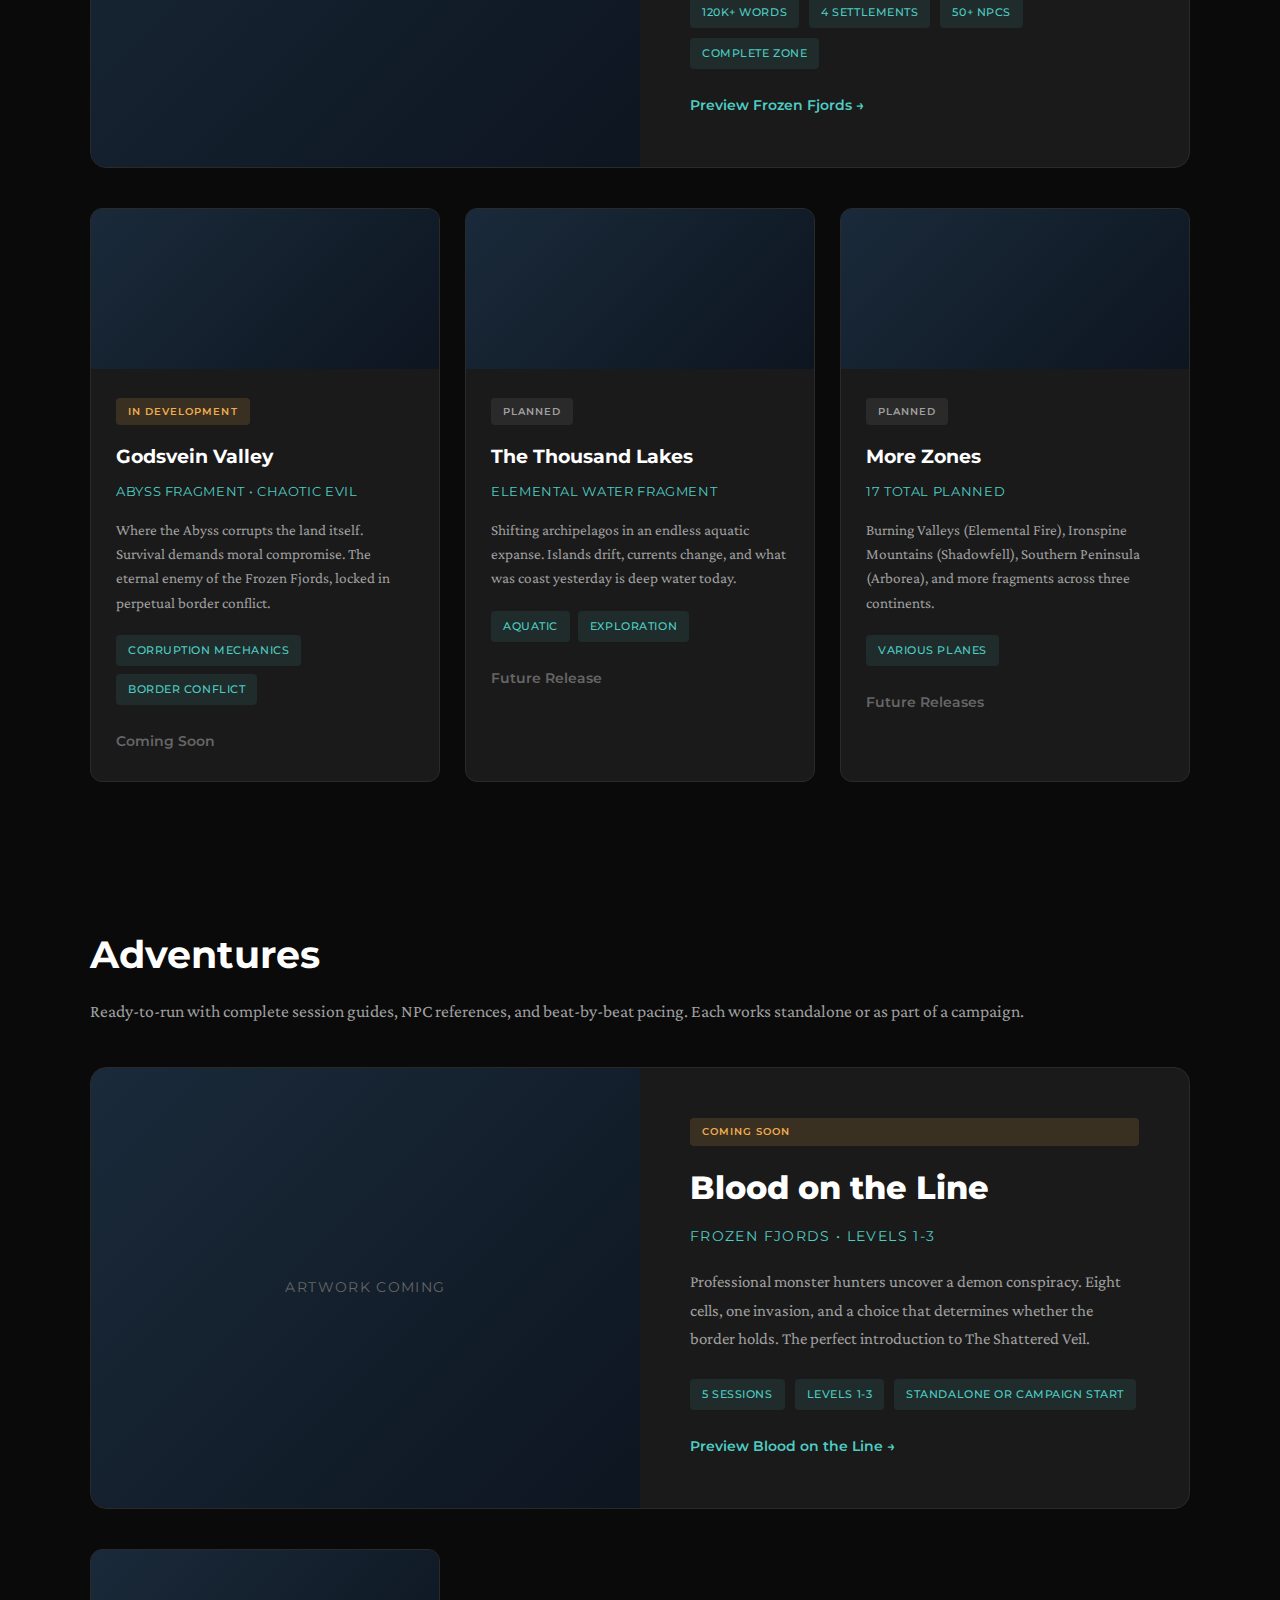
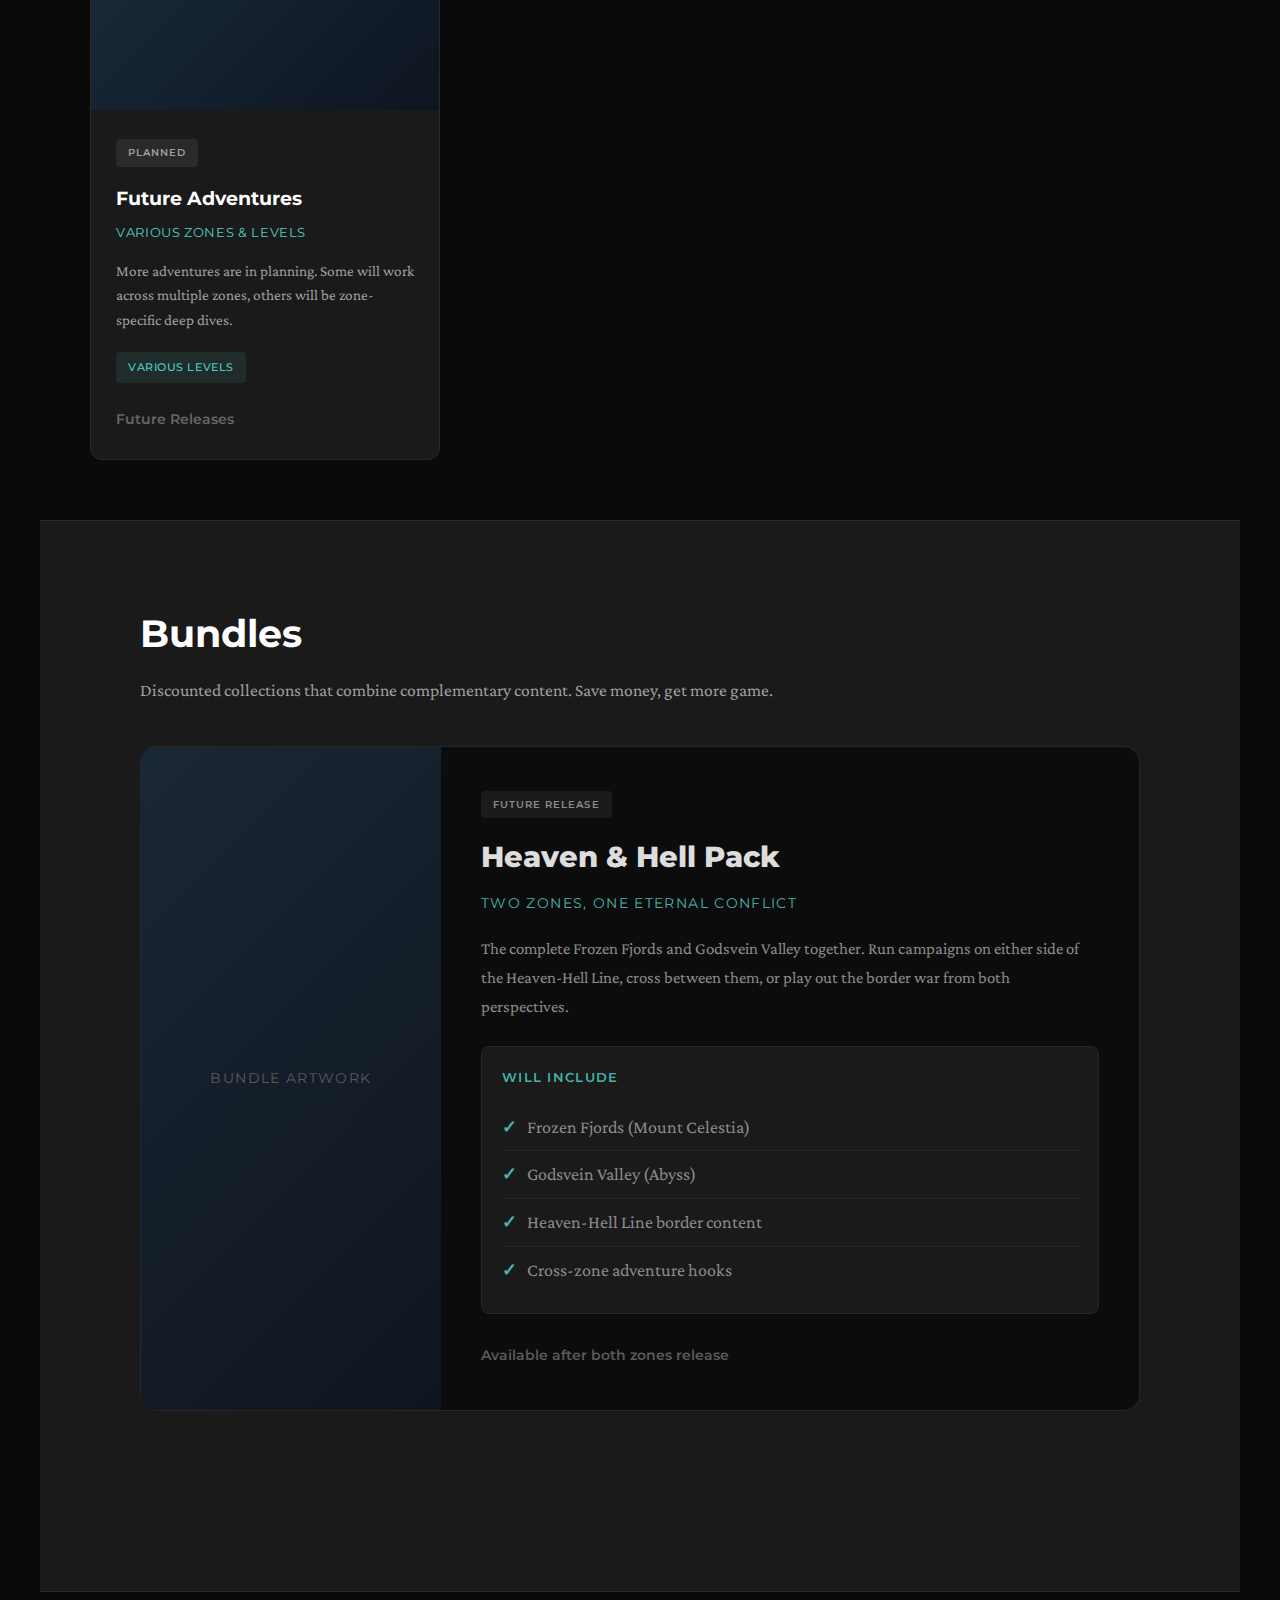
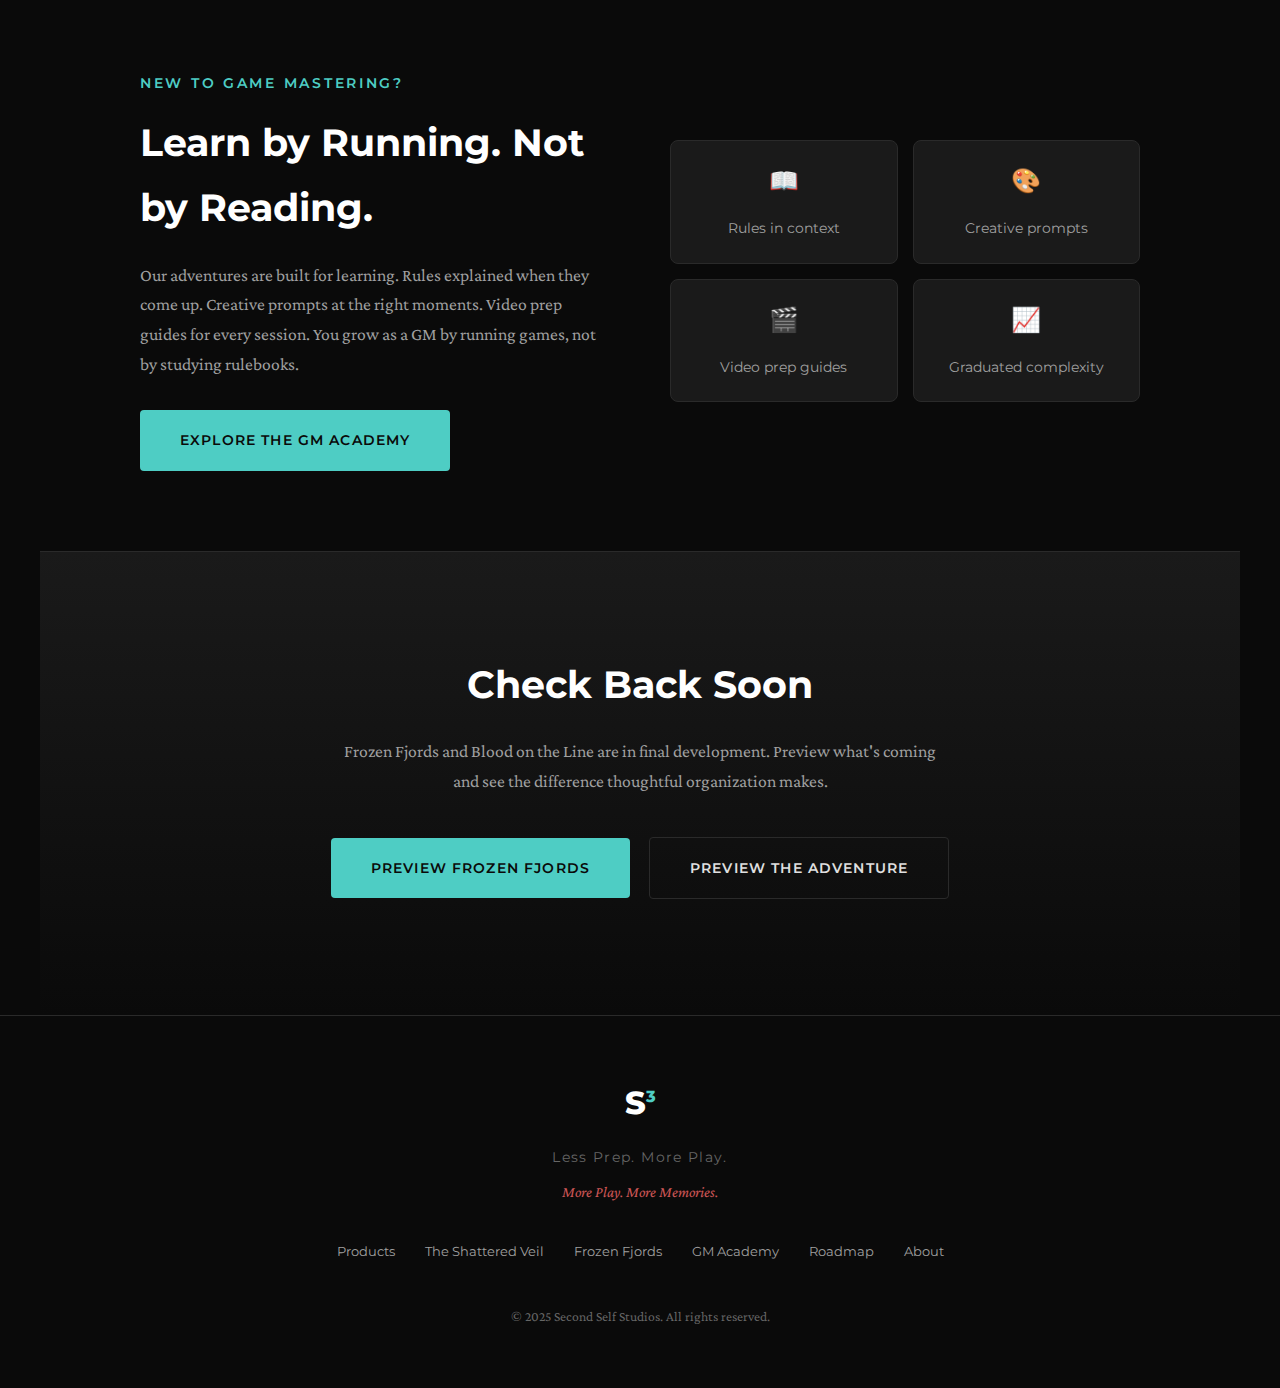
<file: products/index.html>
<!DOCTYPE html>
<html lang="en">
<head>
    <meta charset="UTF-8">
    <meta name="viewport" content="width=device-width, initial-scale=1.0">
    <title>D&amp;D 5e Campaign Settings &amp; Adventures | Second Self Studios Products</title>
    <meta name="description" content="Browse D&amp;D 5e campaign settings, adventures, and bundles from Second Self Studios. Frozen Fjords (Mount Celestia), Blood on the Line adventure, and more. All designed for busy Game Masters.">
    
    <!-- Open Graph / Social -->
    <meta property="og:title" content="D&amp;D 5e Products | Campaign Settings &amp; Adventures">
    <meta property="og:description" content="Campaign settings, adventures, and bundles for D&amp;D 5e. All designed for busy Game Masters. Less Prep. More Play.">
    <meta property="og:type" content="website">
    <meta property="og:url" content="https://secondselfstudios.com/products/">
    <meta property="og:image" content="https://secondselfstudios.com/og-image.png">
    <meta property="og:image:width" content="1200">
    <meta property="og:image:height" content="630">
    <meta property="og:site_name" content="Second Self Studios">
    
    <!-- Twitter Card -->
    <meta name="twitter:card" content="summary_large_image">
    <meta name="twitter:title" content="D&amp;D 5e Products | Second Self Studios">
    <meta name="twitter:description" content="Campaign settings, adventures, and bundles for busy Game Masters.">
    <meta name="twitter:image" content="https://secondselfstudios.com/og-image.png">
    
    <!-- Canonical URL -->
    <link rel="canonical" href="https://secondselfstudios.com/products/">
    
    <!-- Favicon -->
    <link rel="icon" type="image/x-icon" href="/favicon.ico">
    <link rel="icon" type="image/png" sizes="32x32" href="/favicon-32x32.png">
    <link rel="icon" type="image/png" sizes="16x16" href="/favicon-16x16.png">
    <link rel="apple-touch-icon" sizes="180x180" href="/apple-touch-icon.png">
    
    <!-- Fonts -->
    <link rel="preconnect" href="https://fonts.googleapis.com">
    <link rel="preconnect" href="https://fonts.gstatic.com" crossorigin>
    <link href="https://fonts.googleapis.com/css2?family=Montserrat:wght@400;500;600;800&family=Crimson+Pro:ital,wght@0,400;0,600;1,400&display=swap" rel="stylesheet">
    
    <!-- Styles -->
    <link rel="stylesheet" href="/css/style.css">
</head>
<body>

    <nav>
        <a href="/" class="nav-logo">S<sup>3</sup></a>
        <input type="checkbox" id="nav-toggle" class="nav-checkbox">
        <label for="nav-toggle" class="nav-toggle">
            <span></span>
            <span></span>
            <span></span>
        </label>
        <ul class="nav-links">
            <li><a href="/products/">Products</a></li>
            <li><a href="/the-shattered-veil/">The Shattered Veil</a></li>
            <li><a href="/frozen-fjords/">Frozen Fjords</a></li>
            <li><a href="/blood-on-the-line/">Blood on the Line</a></li>
            <li><a href="/gm-academy/">GM Academy</a></li>
            <li><a href="/roadmap/">Roadmap</a></li>
            <li><a href="/about/">About</a></li>
        </ul>
        <label for="nav-toggle" class="nav-overlay"></label>
    </nav>

    <section class="products-hero">
        <h1>Products</h1>
        <p>Campaign settings, adventures, and bundles for tabletop roleplaying games. Everything is part of The Shattered Veil, but each product works standalone.</p>
    </section>

    <section class="how-it-works">
        <div class="how-it-works-content">
            <h2>How It Works</h2>
            <div class="how-it-works-grid">
                <div class="how-it-works-item">
                    <h3>Free World Setting</h3>
                    <p>The Shattered Veil overview and core concepts are free. Understand the world before you buy anything.</p>
                </div>
                <div class="how-it-works-item">
                    <h3>Campaign Settings</h3>
                    <p>Each major region (like Frozen Fjords) is a complete campaign zone sold separately. Buy what you'll use.</p>
                </div>
                <div class="how-it-works-item">
                    <h3>Adventures & Bundles</h3>
                    <p>Standalone adventures within each region, plus bundle deals for the full experience.</p>
                </div>
            </div>
        </div>
    </section>

    <section class="how-it-works how-it-works-alt">
        <div class="how-it-works-content">
            <h2>What You Get</h2>
            <div class="how-it-works-grid">
                <div class="how-it-works-item">
                    <h3>Obsidian Vault</h3>
                    <p>Fully linked, searchable content you can customize and expand for your campaign.</p>
                </div>
                <div class="how-it-works-item">
                    <h3>Foundry VTT Module</h3>
                    <p>Ready-to-run digital tabletop with maps, tokens, and journal entries pre-configured.</p>
                </div>
                <div class="how-it-works-item">
                    <h3>Maps & Assets</h3>
                    <p>World maps, region maps, city maps, and battle maps. Everything you need to run sessions.</p>
                </div>
            </div>
        </div>
    </section>

    <div class="category-nav">
        <div class="category-nav-inner">
            <a href="#settings" class="active">Campaign Settings</a>
            <a href="#adventures">Adventures</a>
            <a href="#bundles">Bundles</a>
        </div>
    </div>

    <section id="settings" class="products-section">
        <div class="category-header">
            <h2>Campaign Settings</h2>
            <p>Complete zones from The Shattered Veil. Each is a full campaign region with settlements, NPCs, factions, and mechanics.</p>
        </div>

        <a href="/frozen-fjords/" class="featured-product no-text-decoration">
            <div class="featured-product-image">Map artwork</div>
            <div class="featured-product-content">
                <div class="product-status status-development">Coming Soon</div>
                <h3 class="featured-product-title">Frozen Fjords</h3>
                <div class="featured-product-subtitle">Mount Celestia Fragment • Lawful Good</div>
                <p class="featured-product-description">
                    A forced paradise where morality becomes environmental law. The Radiance transforms everyone who stays, pushing them toward Lawful Good whether they want it or not. Some call it heaven. Others call it a prison with comfortable chains.
                </p>
                <div class="featured-product-meta">
                    <span class="tag">120k+ Words</span>
                    <span class="tag">4 Settlements</span>
                    <span class="tag">50+ NPCs</span>
                    <span class="tag">Complete Zone</span>
                </div>
                <span class="product-card-link">Preview Frozen Fjords →</span>
            </div>
        </a>

        <div class="product-grid">
            <div class="product-card coming-soon">
                <div class="product-card-image"></div>
                <div class="product-card-content">
                    <div class="product-status status-development">In Development</div>
                    <h3 class="product-card-title">Godsvein Valley</h3>
                    <div class="product-card-subtitle">Abyss Fragment • Chaotic Evil</div>
                    <p class="product-card-description">
                        Where the Abyss corrupts the land itself. Survival demands moral compromise. The eternal enemy of the Frozen Fjords, locked in perpetual border conflict.
                    </p>
                    <div class="product-card-meta">
                        <span class="tag">Corruption Mechanics</span>
                        <span class="tag">Border Conflict</span>
                    </div>
                    <span class="product-card-link disabled">Coming Soon</span>
                </div>
            </div>

            <div class="product-card coming-soon">
                <div class="product-card-image"></div>
                <div class="product-card-content">
                    <div class="product-status status-planned">Planned</div>
                    <h3 class="product-card-title">The Thousand Lakes</h3>
                    <div class="product-card-subtitle">Elemental Water Fragment</div>
                    <p class="product-card-description">
                        Shifting archipelagos in an endless aquatic expanse. Islands drift, currents change, and what was coast yesterday is deep water today.
                    </p>
                    <div class="product-card-meta">
                        <span class="tag">Aquatic</span>
                        <span class="tag">Exploration</span>
                    </div>
                    <span class="product-card-link disabled">Future Release</span>
                </div>
            </div>

            <div class="product-card coming-soon">
                <div class="product-card-image"></div>
                <div class="product-card-content">
                    <div class="product-status status-planned">Planned</div>
                    <h3 class="product-card-title">More Zones</h3>
                    <div class="product-card-subtitle">17 Total Planned</div>
                    <p class="product-card-description">
                        Burning Valleys (Elemental Fire), Ironspine Mountains (Shadowfell), Southern Peninsula (Arborea), and more fragments across three continents.
                    </p>
                    <div class="product-card-meta">
                        <span class="tag">Various Planes</span>
                    </div>
                    <span class="product-card-link disabled">Future Releases</span>
                </div>
            </div>
        </div>
    </section>

    <section id="adventures" class="products-section products-section-compact">
        <div class="category-header">
            <h2>Adventures</h2>
            <p>Ready-to-run with complete session guides, NPC references, and beat-by-beat pacing. Each works standalone or as part of a campaign.</p>
        </div>

        <a href="/blood-on-the-line/" class="featured-product no-text-decoration">
            <div class="featured-product-image">Artwork coming</div>
            <div class="featured-product-content">
                <div class="product-status status-development">Coming Soon</div>
                <h3 class="featured-product-title">Blood on the Line</h3>
                <div class="featured-product-subtitle">Frozen Fjords • Levels 1-3</div>
                <p class="featured-product-description">
                    Professional monster hunters uncover a demon conspiracy. Eight cells, one invasion, and a choice that determines whether the border holds. The perfect introduction to The Shattered Veil.
                </p>
                <div class="featured-product-meta">
                    <span class="tag">5 Sessions</span>
                    <span class="tag">Levels 1-3</span>
                    <span class="tag">Standalone or Campaign Start</span>
                </div>
                <span class="product-card-link">Preview Blood on the Line →</span>
            </div>
        </a>

        <div class="product-grid">
            <div class="product-card coming-soon">
                <div class="product-card-image"></div>
                <div class="product-card-content">
                    <div class="product-status status-planned">Planned</div>
                    <h3 class="product-card-title">Future Adventures</h3>
                    <div class="product-card-subtitle">Various Zones & Levels</div>
                    <p class="product-card-description">
                        More adventures are in planning. Some will work across multiple zones, others will be zone-specific deep dives.
                    </p>
                    <div class="product-card-meta">
                        <span class="tag">Various Levels</span>
                    </div>
                    <span class="product-card-link disabled">Future Releases</span>
                </div>
            </div>
        </div>
    </section>

    <section id="bundles" class="bundle-section">
        <div class="products-section">
            <div class="category-header">
                <h2>Bundles</h2>
                <p>Discounted collections that combine complementary content. Save money, get more game.</p>
            </div>

            <div class="bundle-card coming-soon">
                <div class="bundle-image">Bundle artwork</div>
                <div class="bundle-content">
                    <div class="product-status status-planned">Future Release</div>
                    <h3>Heaven & Hell Pack</h3>
                    <div class="subtitle">Two Zones, One Eternal Conflict</div>
                    <p>
                        The complete Frozen Fjords and Godsvein Valley together. Run campaigns on either side of the Heaven-Hell Line, cross between them, or play out the border war from both perspectives.
                    </p>
                    <div class="bundle-includes">
                        <h4>Will Include</h4>
                        <ul>
                            <li>Frozen Fjords (Mount Celestia)</li>
                            <li>Godsvein Valley (Abyss)</li>
                            <li>Heaven-Hell Line border content</li>
                            <li>Cross-zone adventure hooks</li>
                        </ul>
                    </div>
                    <span class="product-card-link disabled">Available after both zones release</span>
                </div>
            </div>
        </div>
    </section>

    <section class="academy-promo">
        <div class="academy-promo-content">
            <div class="academy-promo-text">
                <div class="section-label">New to Game Mastering?</div>
                <h2>Learn by Running. Not by Reading.</h2>
                <p>
                    Our adventures are built for learning. Rules explained when they come up. Creative prompts at the right moments. Video prep guides for every session. You grow as a GM by running games, not by studying rulebooks.
                </p>
                <a href="/gm-academy/" class="cta-button">Explore the GM Academy</a>
            </div>
            <div class="academy-promo-visual">
                <div class="promo-feature">
                    <span class="promo-icon">📖</span>
                    <span>Rules in context</span>
                </div>
                <div class="promo-feature">
                    <span class="promo-icon">🎨</span>
                    <span>Creative prompts</span>
                </div>
                <div class="promo-feature">
                    <span class="promo-icon">🎬</span>
                    <span>Video prep guides</span>
                </div>
                <div class="promo-feature">
                    <span class="promo-icon">📈</span>
                    <span>Graduated complexity</span>
                </div>
            </div>
        </div>
    </section>

    <section class="cta-section">
        <h2>Check Back Soon</h2>
        <p>
            Frozen Fjords and Blood on the Line are in final development. Preview what's coming and see the difference thoughtful organization makes.
        </p>
        <a href="/frozen-fjords/" class="cta-button">Preview Frozen Fjords</a>
        <a href="/blood-on-the-line/" class="cta-button cta-secondary">Preview the Adventure</a>
    </section>

    <footer>
        <div class="footer-logo">S<sup>3</sup></div>
        <div class="footer-tagline">Less Prep. More Play.</div>
        <div class="footer-tagline-extension">More Play. More Memories.</div>
        <ul class="footer-links">
            <li><a href="/products/">Products</a></li>
            <li><a href="/the-shattered-veil/">The Shattered Veil</a></li>
            <li><a href="/frozen-fjords/">Frozen Fjords</a></li>
            <li><a href="/gm-academy/">GM Academy</a></li>
            <li><a href="/roadmap/">Roadmap</a></li>
            <li><a href="/about/">About</a></li>
        </ul>
        <div class="footer-copyright">© 2025 Second Self Studios. All rights reserved.</div>
    </footer>

    <script src="/js/main.js"></script>
</body>
</html>
</file>
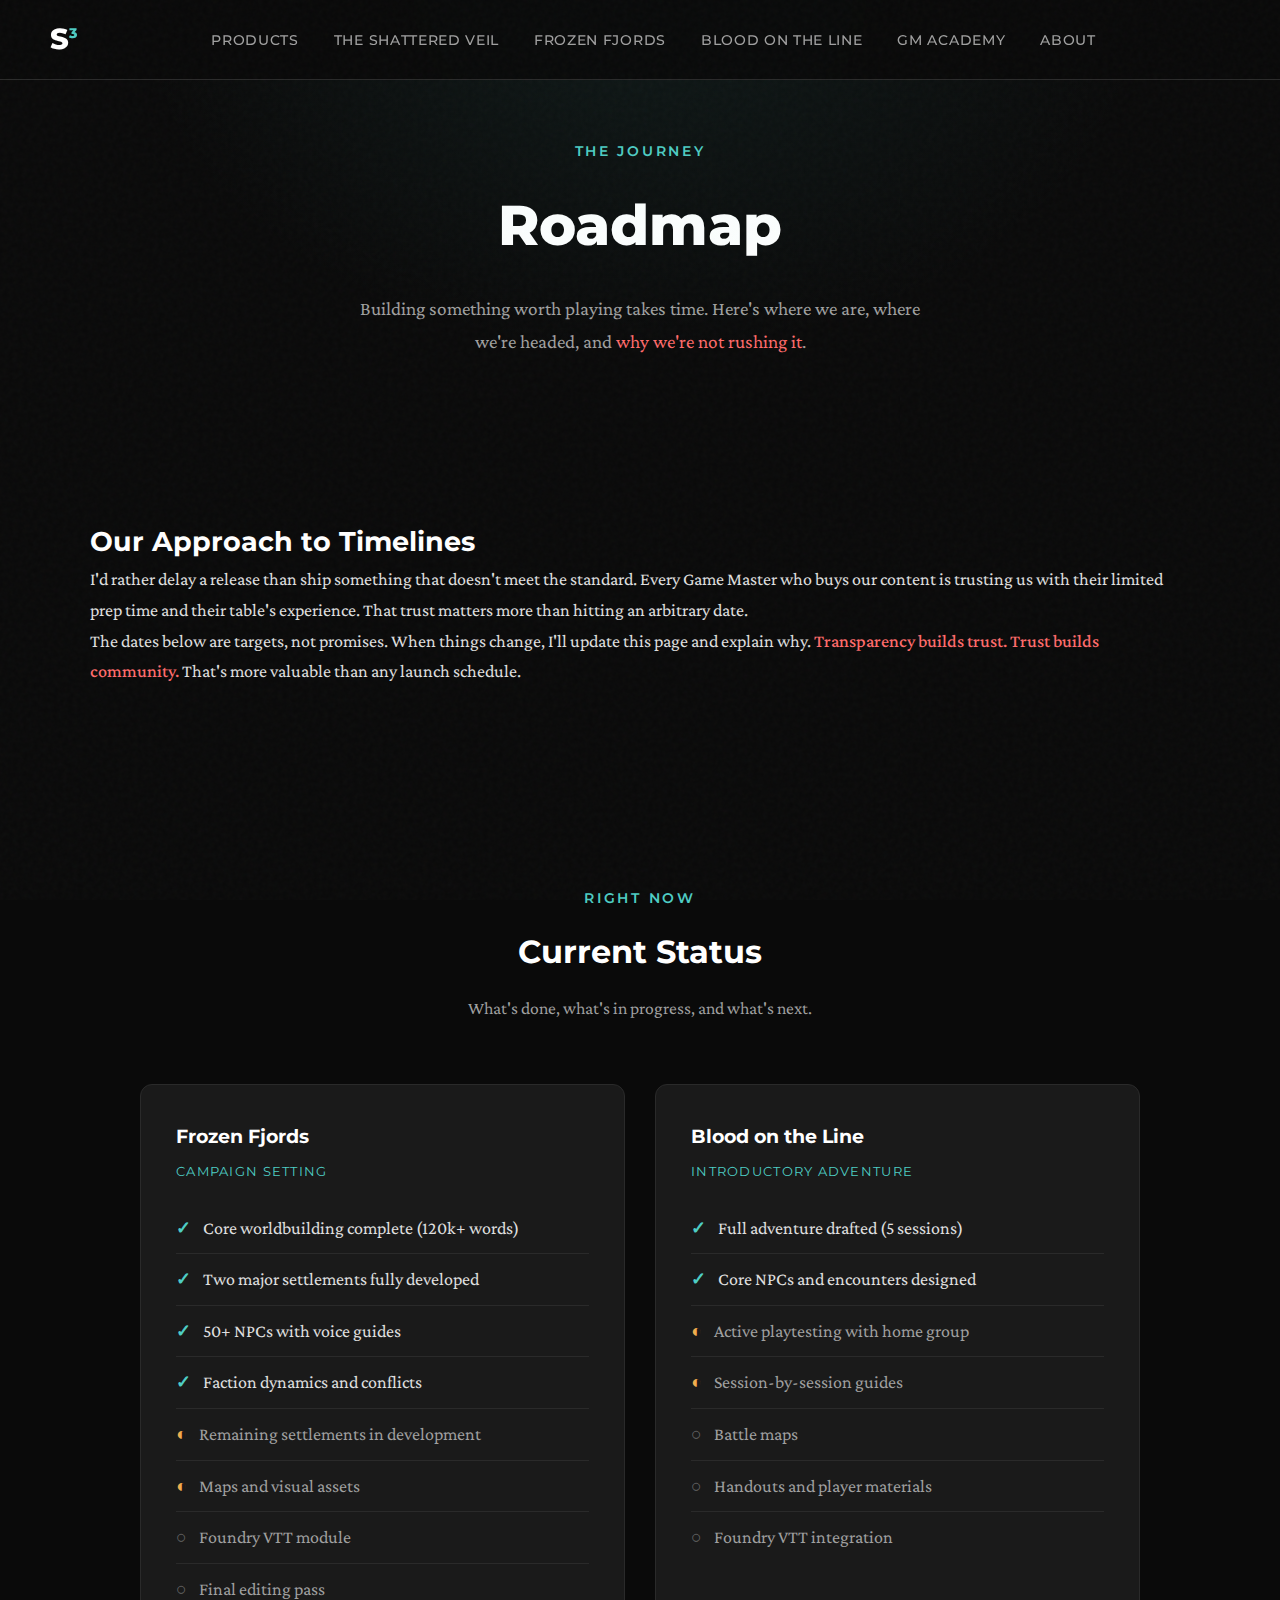
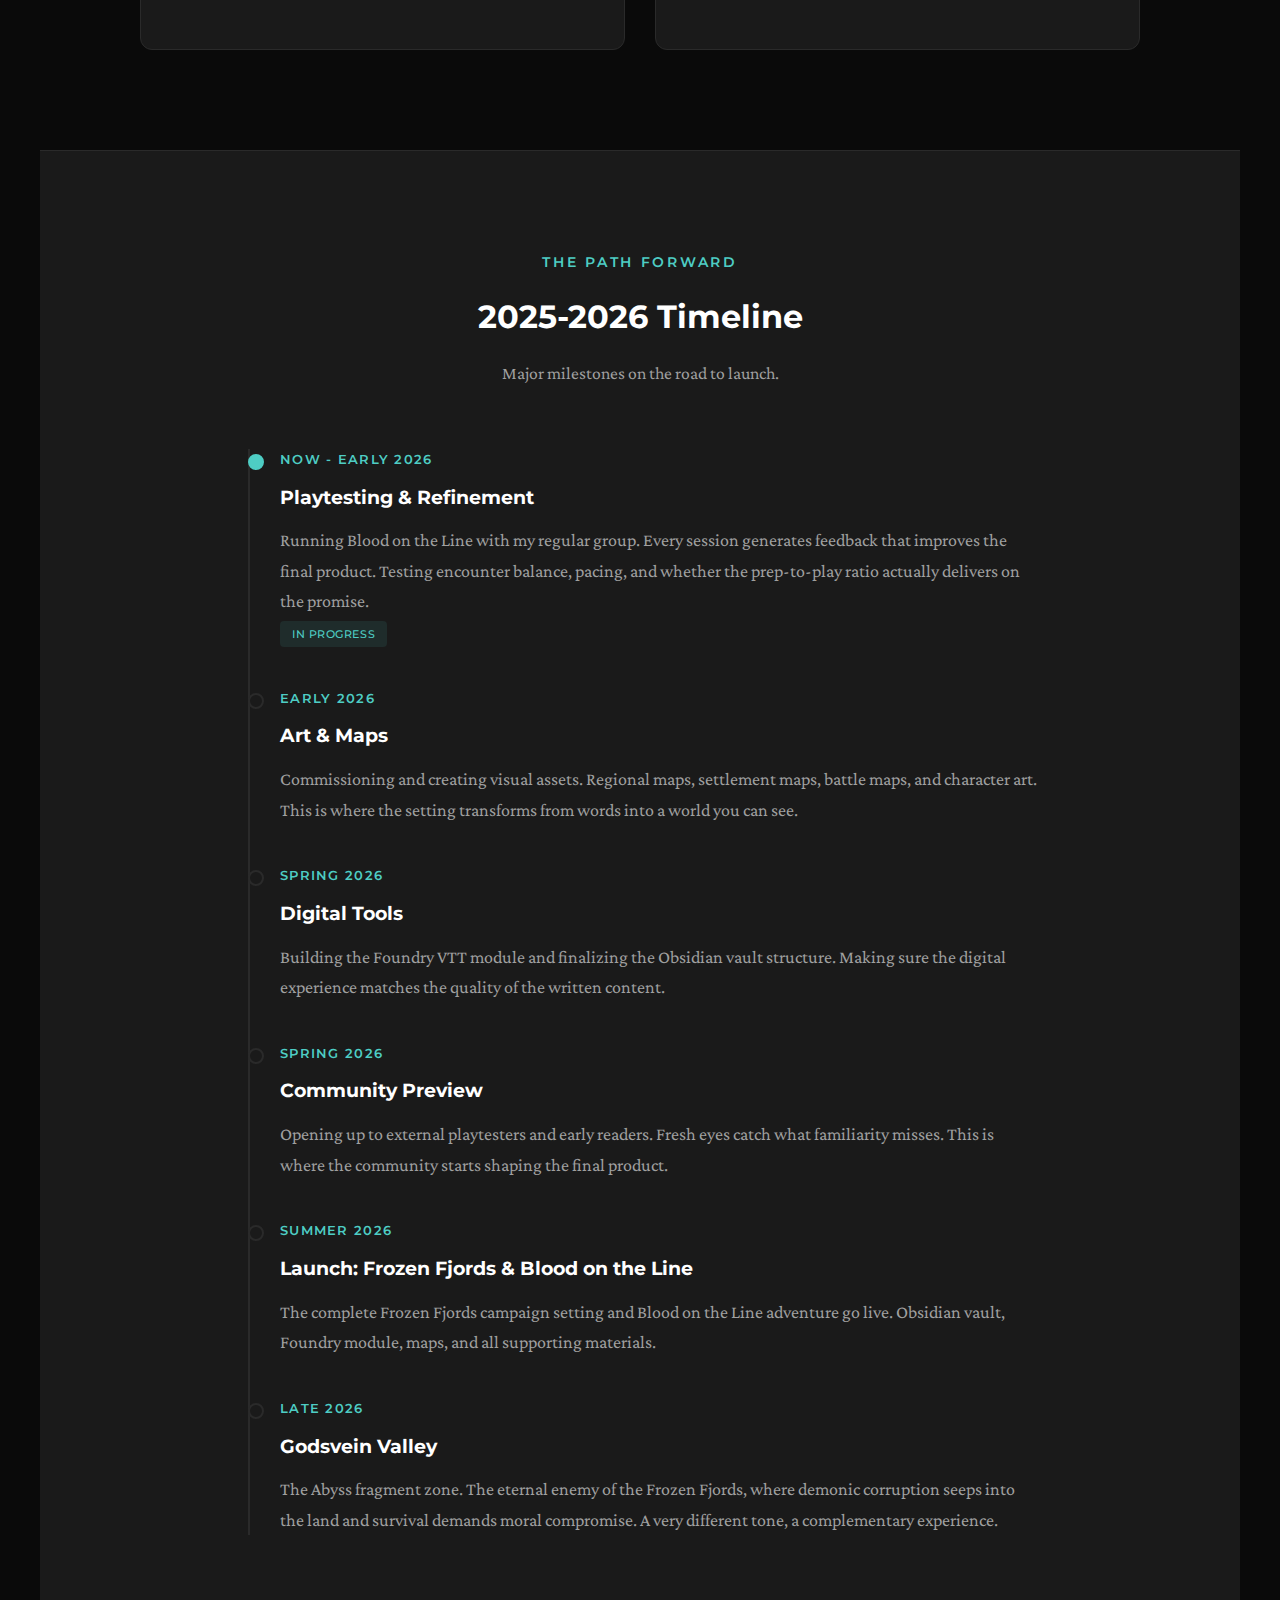
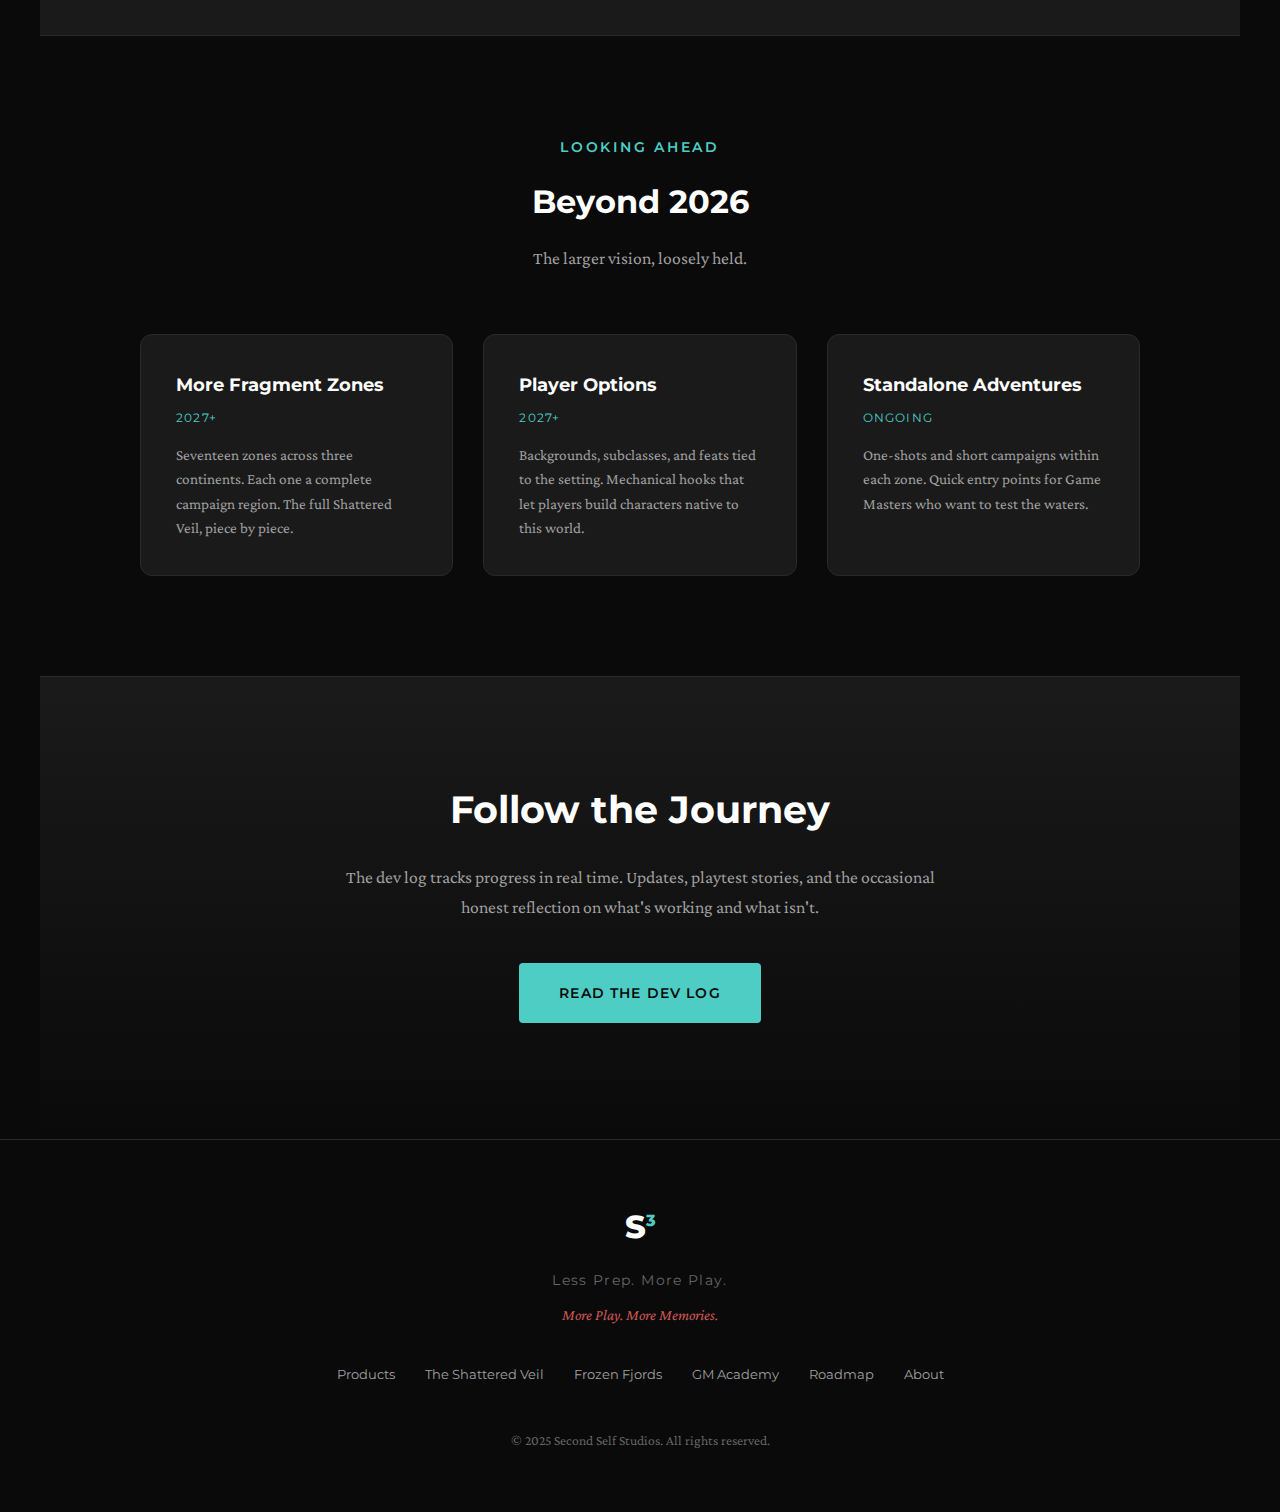
<file: roadmap/index.html>
<!DOCTYPE html>
<html lang="en">
<head>
    <meta charset="UTF-8">
    <meta name="viewport" content="width=device-width, initial-scale=1.0">
    <title>Roadmap | Second Self Studios</title>
    <meta name="description" content="See what's coming from Second Self Studios. Frozen Fjords and Blood on the Line launching Summer 2026. Follow our journey from playtesting to publication.">
    
    <!-- Open Graph / Social -->
    <meta property="og:title" content="Roadmap | Second Self Studios">
    <meta property="og:description" content="Frozen Fjords and Blood on the Line launching Summer 2026. Follow our journey from playtesting to publication.">
    <meta property="og:type" content="website">
    <meta property="og:url" content="https://secondselfstudios.com/roadmap/">
    <meta property="og:image" content="https://secondselfstudios.com/og-image.png">
    <meta property="og:image:width" content="1200">
    <meta property="og:image:height" content="630">
    <meta property="og:site_name" content="Second Self Studios">
    
    <!-- Twitter Card -->
    <meta name="twitter:card" content="summary_large_image">
    <meta name="twitter:title" content="Roadmap | Second Self Studios">
    <meta name="twitter:description" content="Frozen Fjords launching Summer 2026. Follow our journey.">
    <meta name="twitter:image" content="https://secondselfstudios.com/og-image.png">
    
    <!-- Canonical URL -->
    <link rel="canonical" href="https://secondselfstudios.com/roadmap/">
    
    <!-- Favicon -->
    <link rel="icon" type="image/x-icon" href="/favicon.ico">
    <link rel="icon" type="image/png" sizes="32x32" href="/favicon-32x32.png">
    <link rel="icon" type="image/png" sizes="16x16" href="/favicon-16x16.png">
    <link rel="apple-touch-icon" sizes="180x180" href="/apple-touch-icon.png">
    
    <!-- Fonts -->
    <link rel="preconnect" href="https://fonts.googleapis.com">
    <link rel="preconnect" href="https://fonts.gstatic.com" crossorigin>
    <link href="https://fonts.googleapis.com/css2?family=Montserrat:wght@400;500;600;800&family=Crimson+Pro:ital,wght@0,400;0,600;1,400&display=swap" rel="stylesheet">
    
    <!-- Styles -->
    <link rel="stylesheet" href="/css/style.css">
</head>
<body>

    <nav>
        <a href="/" class="nav-logo">S<sup>3</sup></a>
        <input type="checkbox" id="nav-toggle" class="nav-checkbox">
        <label for="nav-toggle" class="nav-toggle">
            <span></span>
            <span></span>
            <span></span>
        </label>
        <ul class="nav-links">
            <li><a href="/products/">Products</a></li>
            <li><a href="/the-shattered-veil/">The Shattered Veil</a></li>
            <li><a href="/frozen-fjords/">Frozen Fjords</a></li>
            <li><a href="/blood-on-the-line/">Blood on the Line</a></li>
            <li><a href="/gm-academy/">GM Academy</a></li>
            <li><a href="/about/">About</a></li>
        </ul>
        <label for="nav-toggle" class="nav-overlay"></label>
    </nav>

    <section class="roadmap-hero">
        <div class="section-label">The Journey</div>
        <h1>Roadmap</h1>
        <p class="lead">
            Building something worth playing takes time. Here's where we are, where we're headed, and <span class="text-emphasis">why we're not rushing it</span>.
        </p>
    </section>

    <section class="philosophy-section">
        <div class="philosophy-content">
            <h2>Our Approach to Timelines</h2>
            <p>
                I'd rather delay a release than ship something that doesn't meet the standard. Every Game Master who buys our content is trusting us with their limited prep time and their table's experience. That trust matters more than hitting an arbitrary date.
            </p>
            <p>
                The dates below are targets, not promises. When things change, I'll update this page and explain why. <span class="philosophy-highlight">Transparency builds trust. Trust builds community.</span> That's more valuable than any launch schedule.
            </p>
        </div>
    </section>

    <section class="status-section">
        <div class="status-content">
            <div class="status-header">
                <div class="section-label">Right Now</div>
                <h2>Current Status</h2>
                <p>What's done, what's in progress, and what's next.</p>
            </div>

            <div class="status-grid">
                <div class="status-card">
                    <h3>Frozen Fjords</h3>
                    <div class="subtitle">Campaign Setting</div>
                    <ul>
                        <li class="complete">Core worldbuilding complete (120k+ words)</li>
                        <li class="complete">Two major settlements fully developed</li>
                        <li class="complete">50+ NPCs with voice guides</li>
                        <li class="complete">Faction dynamics and conflicts</li>
                        <li class="in-progress">Remaining settlements in development</li>
                        <li class="in-progress">Maps and visual assets</li>
                        <li class="planned">Foundry VTT module</li>
                        <li class="planned">Final editing pass</li>
                    </ul>
                </div>

                <div class="status-card">
                    <h3>Blood on the Line</h3>
                    <div class="subtitle">Introductory Adventure</div>
                    <ul>
                        <li class="complete">Full adventure drafted (5 sessions)</li>
                        <li class="complete">Core NPCs and encounters designed</li>
                        <li class="in-progress">Active playtesting with home group</li>
                        <li class="in-progress">Session-by-session guides</li>
                        <li class="planned">Battle maps</li>
                        <li class="planned">Handouts and player materials</li>
                        <li class="planned">Foundry VTT integration</li>
                    </ul>
                </div>
            </div>
        </div>
    </section>

    <section class="timeline-section">
        <div class="timeline-content">
            <div class="timeline-header">
                <div class="section-label">The Path Forward</div>
                <h2>2025-2026 Timeline</h2>
                <p>Major milestones on the road to launch.</p>
            </div>

            <div class="timeline">
                <div class="timeline-item current">
                    <div class="timeline-date">Now - Early 2026</div>
                    <h3>Playtesting & Refinement</h3>
                    <p>
                        Running Blood on the Line with my regular group. Every session generates feedback that improves the final product. Testing encounter balance, pacing, and whether the prep-to-play ratio actually delivers on the promise.
                    </p>
                    <span class="tag">In Progress</span>
                </div>

                <div class="timeline-item">
                    <div class="timeline-date">Early 2026</div>
                    <h3>Art & Maps</h3>
                    <p>
                        Commissioning and creating visual assets. Regional maps, settlement maps, battle maps, and character art. This is where the setting transforms from words into a world you can see.
                    </p>
                </div>

                <div class="timeline-item">
                    <div class="timeline-date">Spring 2026</div>
                    <h3>Digital Tools</h3>
                    <p>
                        Building the Foundry VTT module and finalizing the Obsidian vault structure. Making sure the digital experience matches the quality of the written content.
                    </p>
                </div>

                <div class="timeline-item">
                    <div class="timeline-date">Spring 2026</div>
                    <h3>Community Preview</h3>
                    <p>
                        Opening up to external playtesters and early readers. Fresh eyes catch what familiarity misses. This is where the community starts shaping the final product.
                    </p>
                </div>

                <div class="timeline-item">
                    <div class="timeline-date">Summer 2026</div>
                    <h3>Launch: Frozen Fjords & Blood on the Line</h3>
                    <p>
                        The complete Frozen Fjords campaign setting and Blood on the Line adventure go live. Obsidian vault, Foundry module, maps, and all supporting materials.
                    </p>
                </div>

                <div class="timeline-item">
                    <div class="timeline-date">Late 2026</div>
                    <h3>Godsvein Valley</h3>
                    <p>
                        The Abyss fragment zone. The eternal enemy of the Frozen Fjords, where demonic corruption seeps into the land and survival demands moral compromise. A very different tone, a complementary experience.
                    </p>
                </div>
            </div>
        </div>
    </section>

    <section class="future-section">
        <div class="future-content">
            <div class="future-header">
                <div class="section-label">Looking Ahead</div>
                <h2>Beyond 2026</h2>
                <p>The larger vision, loosely held.</p>
            </div>

            <div class="future-grid">
                <div class="future-card">
                    <h3>More Fragment Zones</h3>
                    <div class="year">2027+</div>
                    <p>Seventeen zones across three continents. Each one a complete campaign region. The full Shattered Veil, piece by piece.</p>
                </div>
                <div class="future-card">
                    <h3>Player Options</h3>
                    <div class="year">2027+</div>
                    <p>Backgrounds, subclasses, and feats tied to the setting. Mechanical hooks that let players build characters native to this world.</p>
                </div>
                <div class="future-card">
                    <h3>Standalone Adventures</h3>
                    <div class="year">Ongoing</div>
                    <p>One-shots and short campaigns within each zone. Quick entry points for Game Masters who want to test the waters.</p>
                </div>
            </div>
        </div>
    </section>

    <section class="cta-section">
        <h2>Follow the Journey</h2>
        <p>
            The dev log tracks progress in real time. Updates, playtest stories, and the occasional honest reflection on what's working and what isn't.
        </p>
        <a href="/dev-log/" class="cta-button">Read the Dev Log</a>
    </section>

    <footer>
        <div class="footer-logo">S<sup>3</sup></div>
        <div class="footer-tagline">Less Prep. More Play.</div>
        <div class="footer-tagline-extension">More Play. More Memories.</div>
        <ul class="footer-links">
            <li><a href="/products/">Products</a></li>
            <li><a href="/the-shattered-veil/">The Shattered Veil</a></li>
            <li><a href="/frozen-fjords/">Frozen Fjords</a></li>
            <li><a href="/gm-academy/">GM Academy</a></li>
            <li><a href="/roadmap/">Roadmap</a></li>
            <li><a href="/about/">About</a></li>
        </ul>
        <div class="footer-copyright">© 2025 Second Self Studios. All rights reserved.</div>
    </footer>

    <script src="/js/main.js"></script>
</body>
</html>
</file>
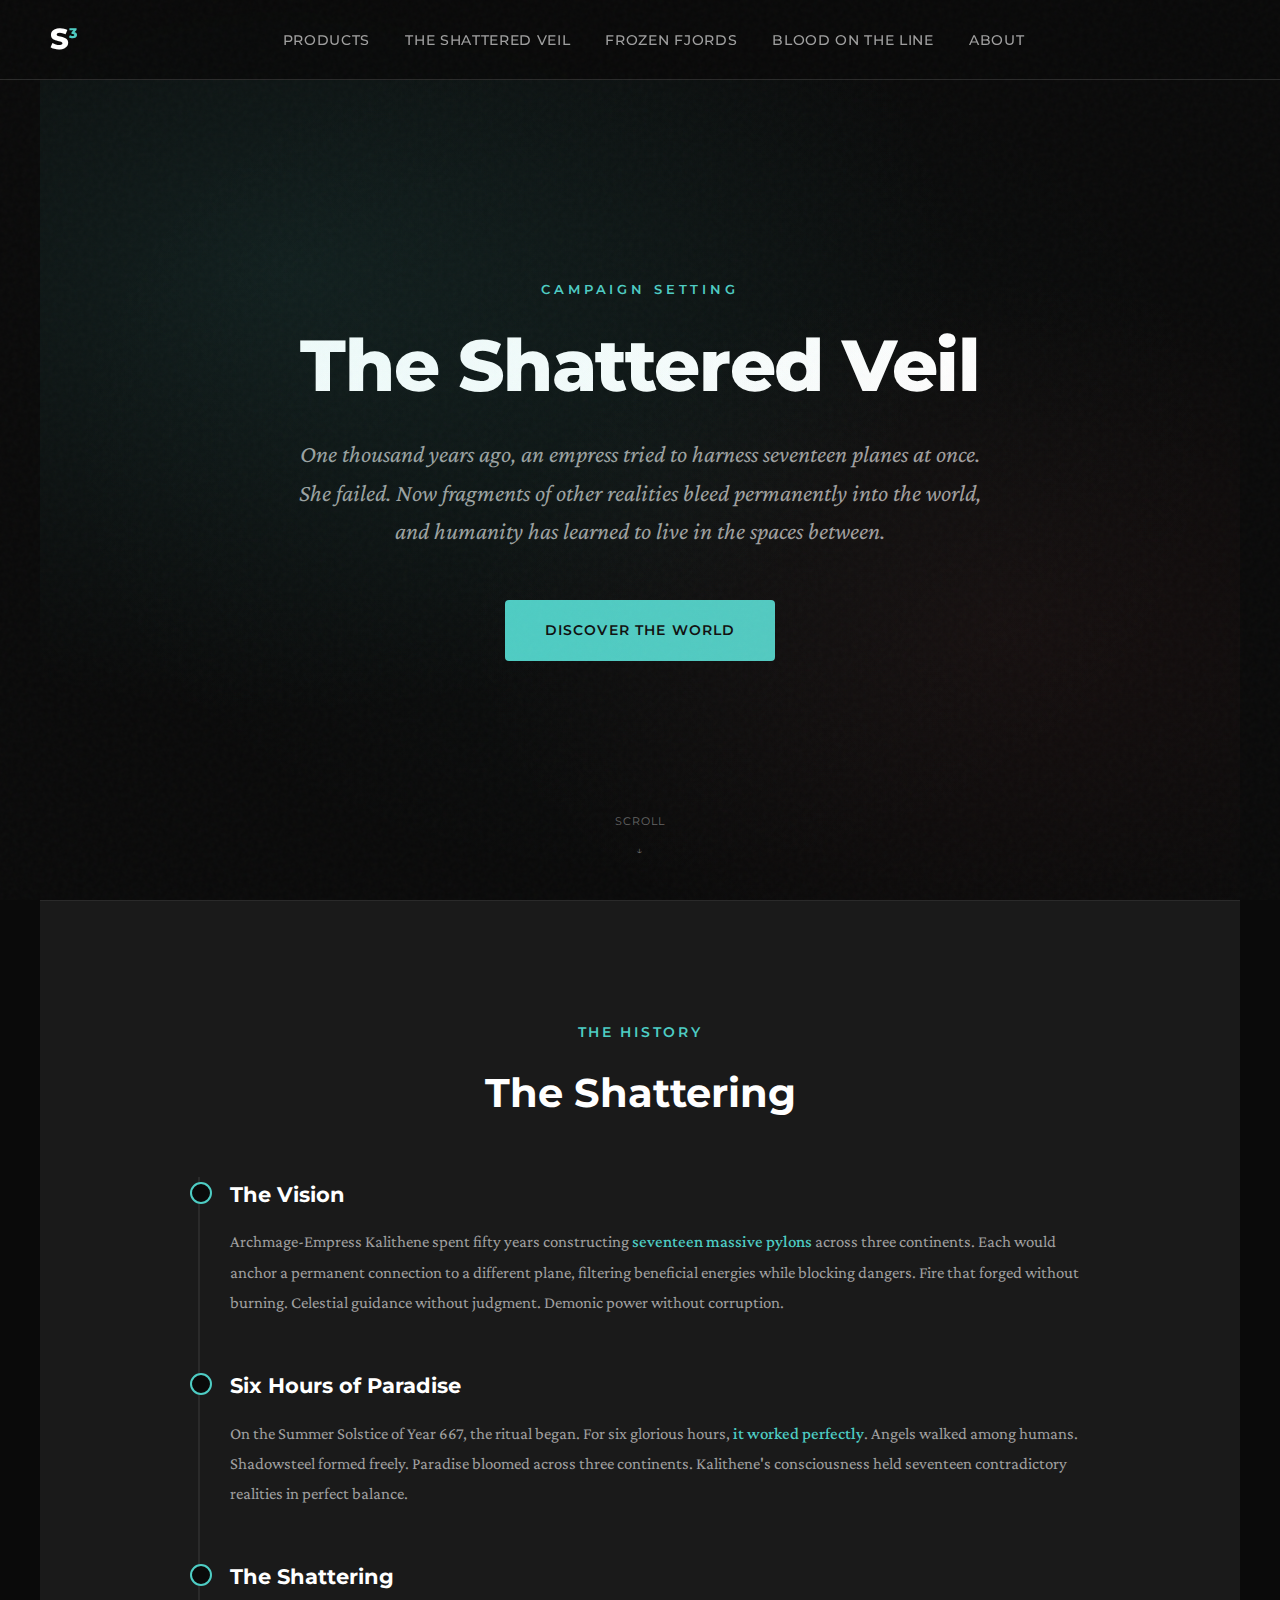
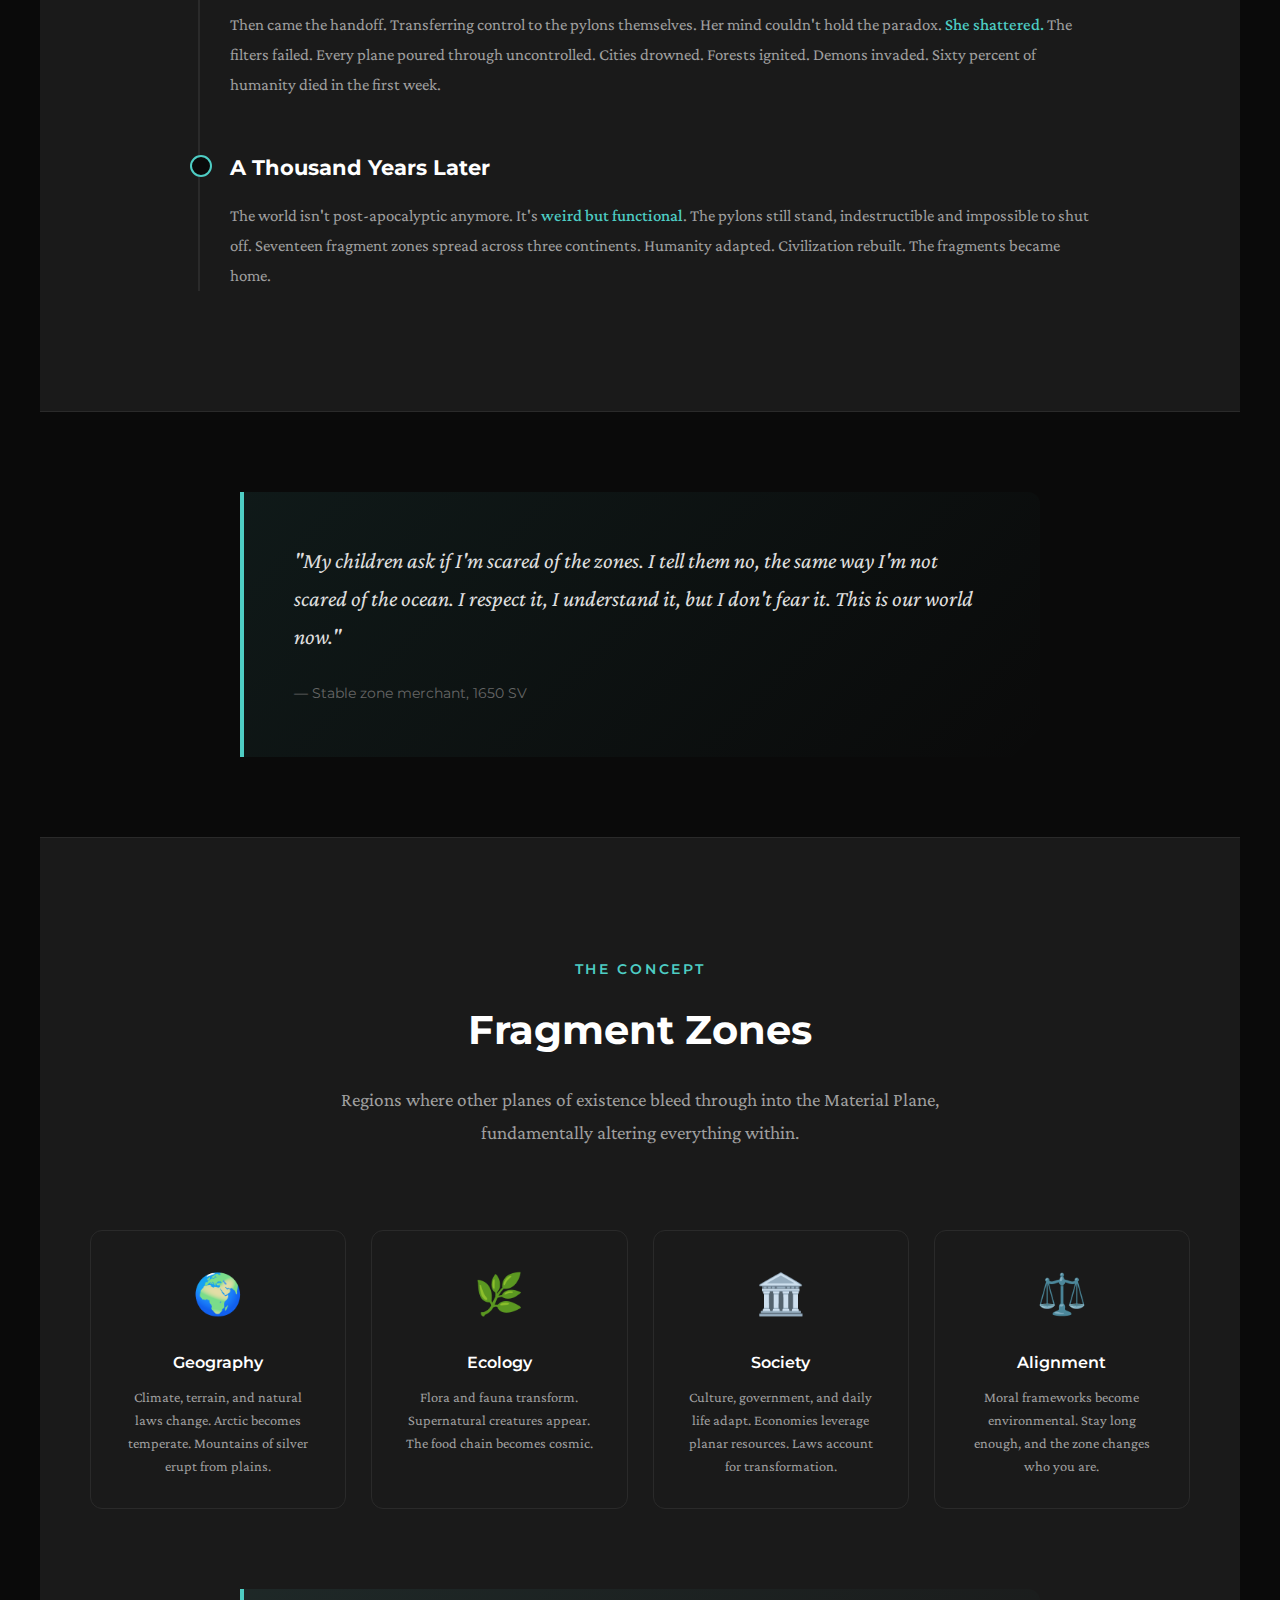
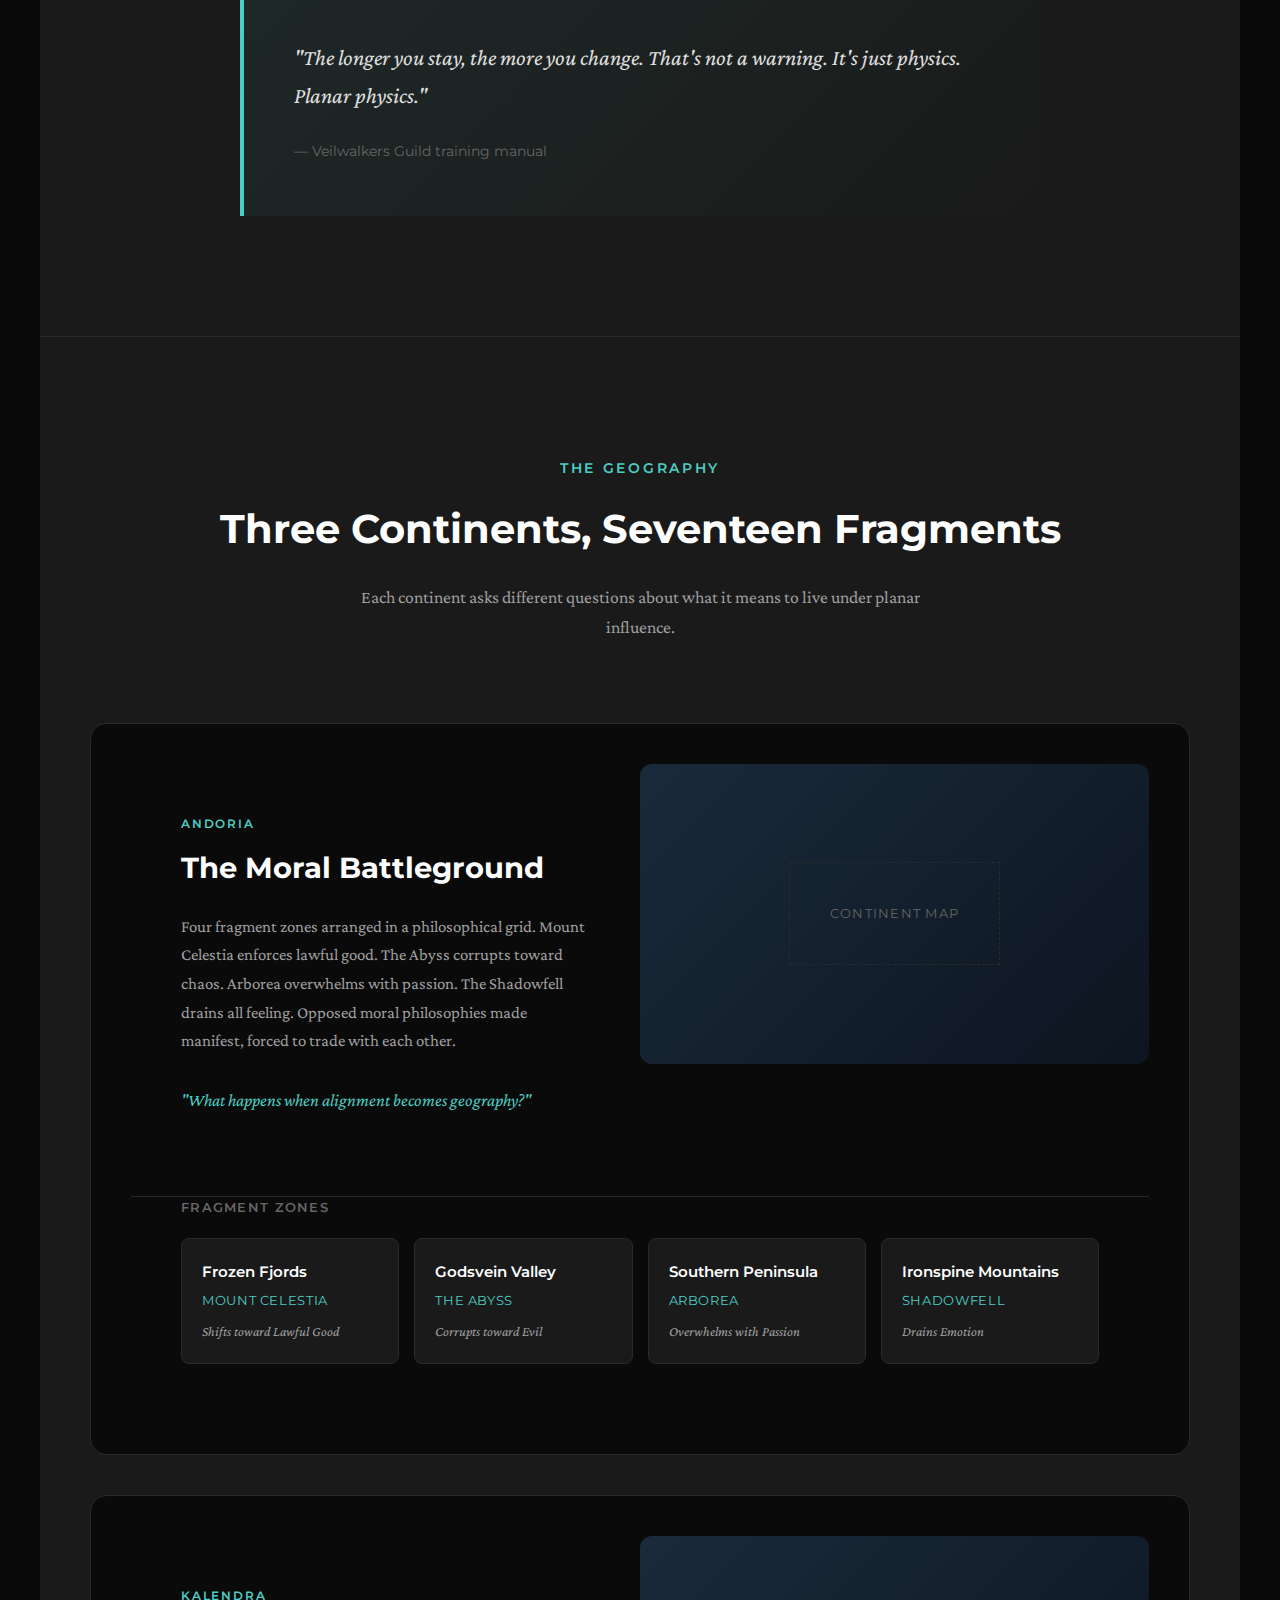
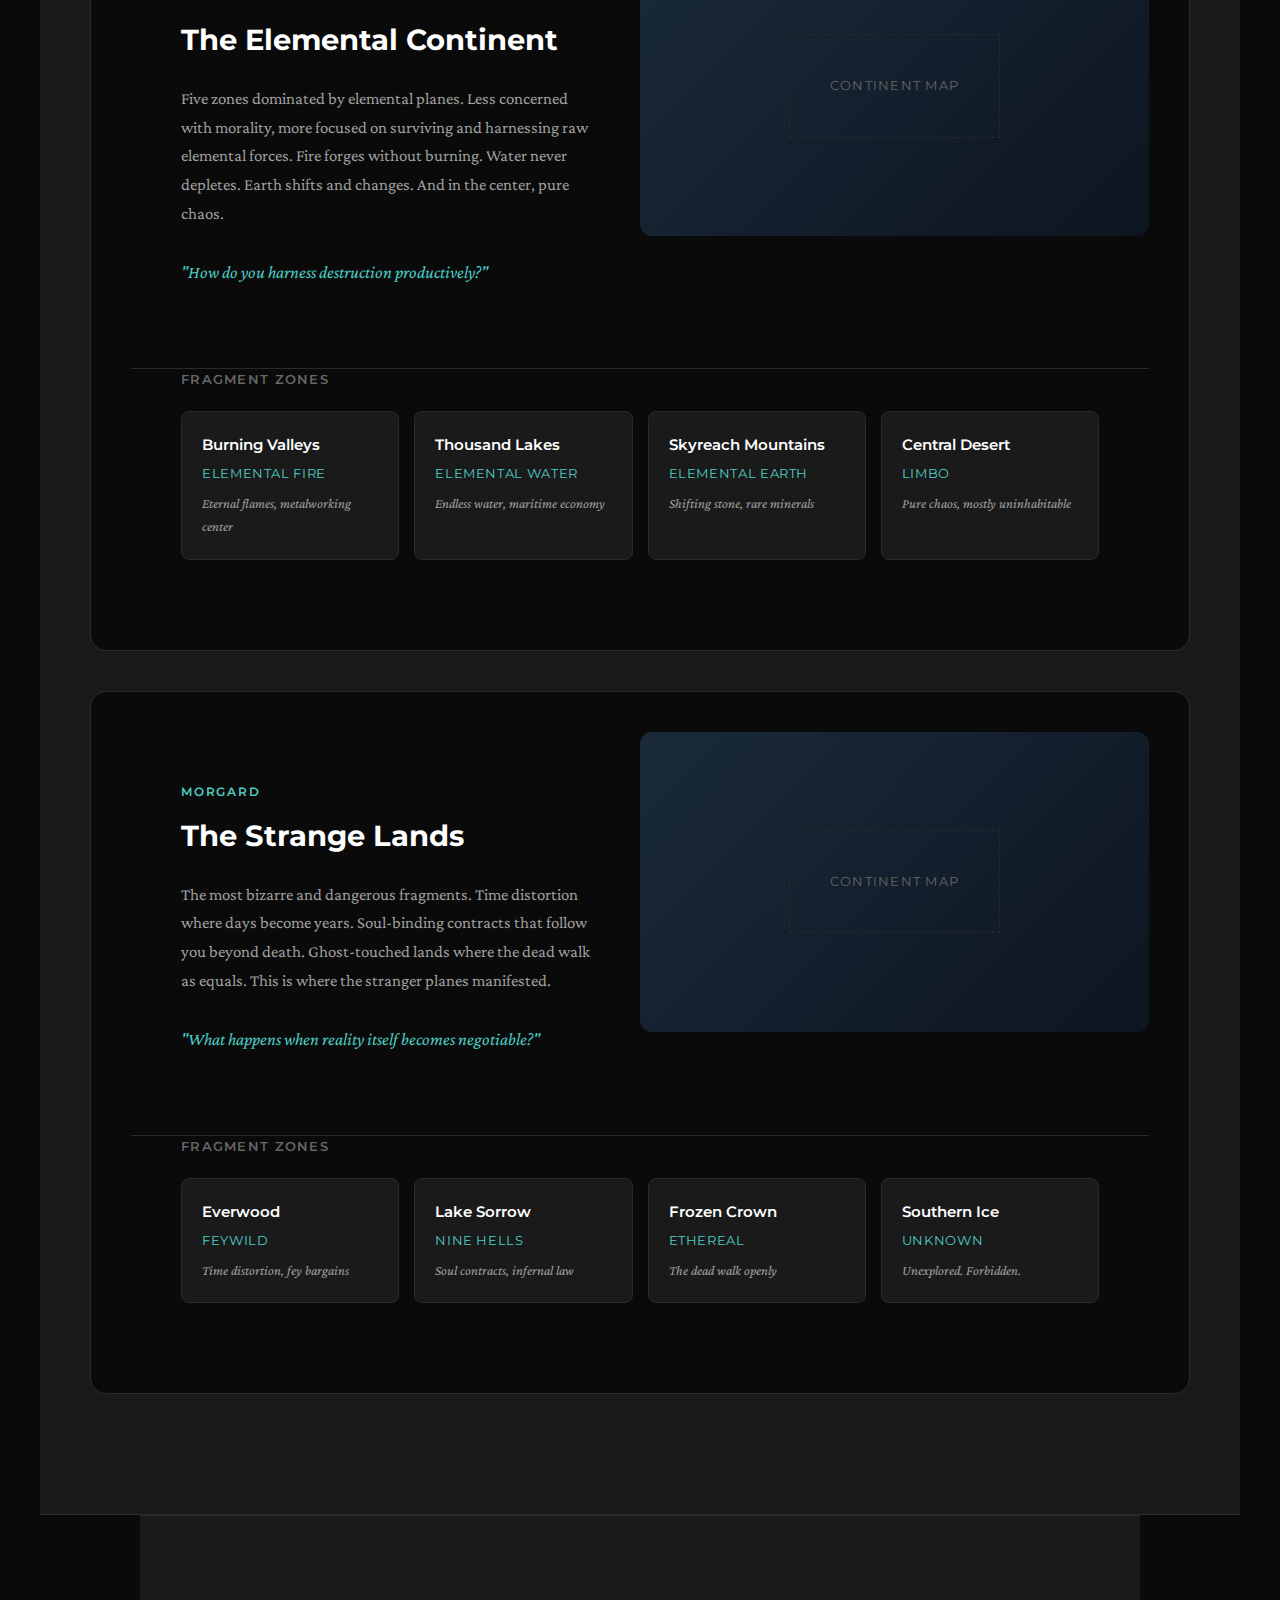
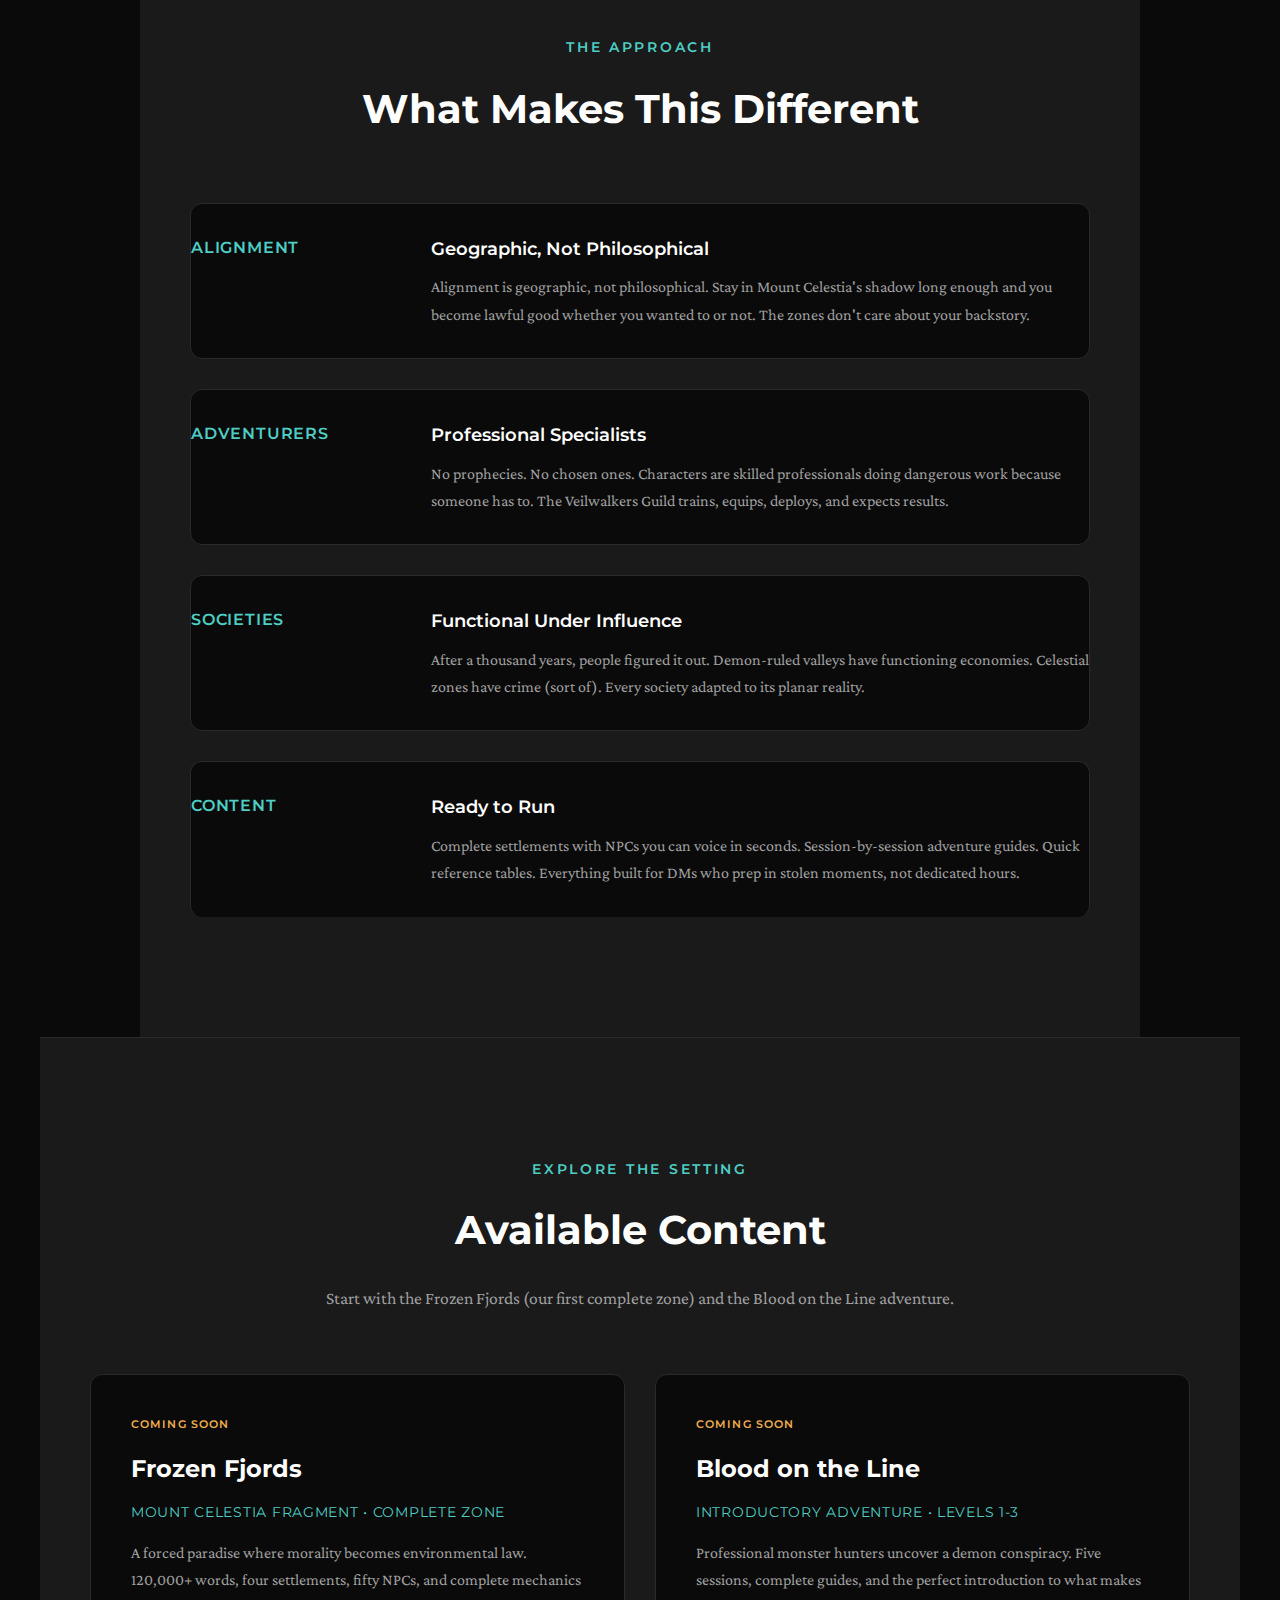
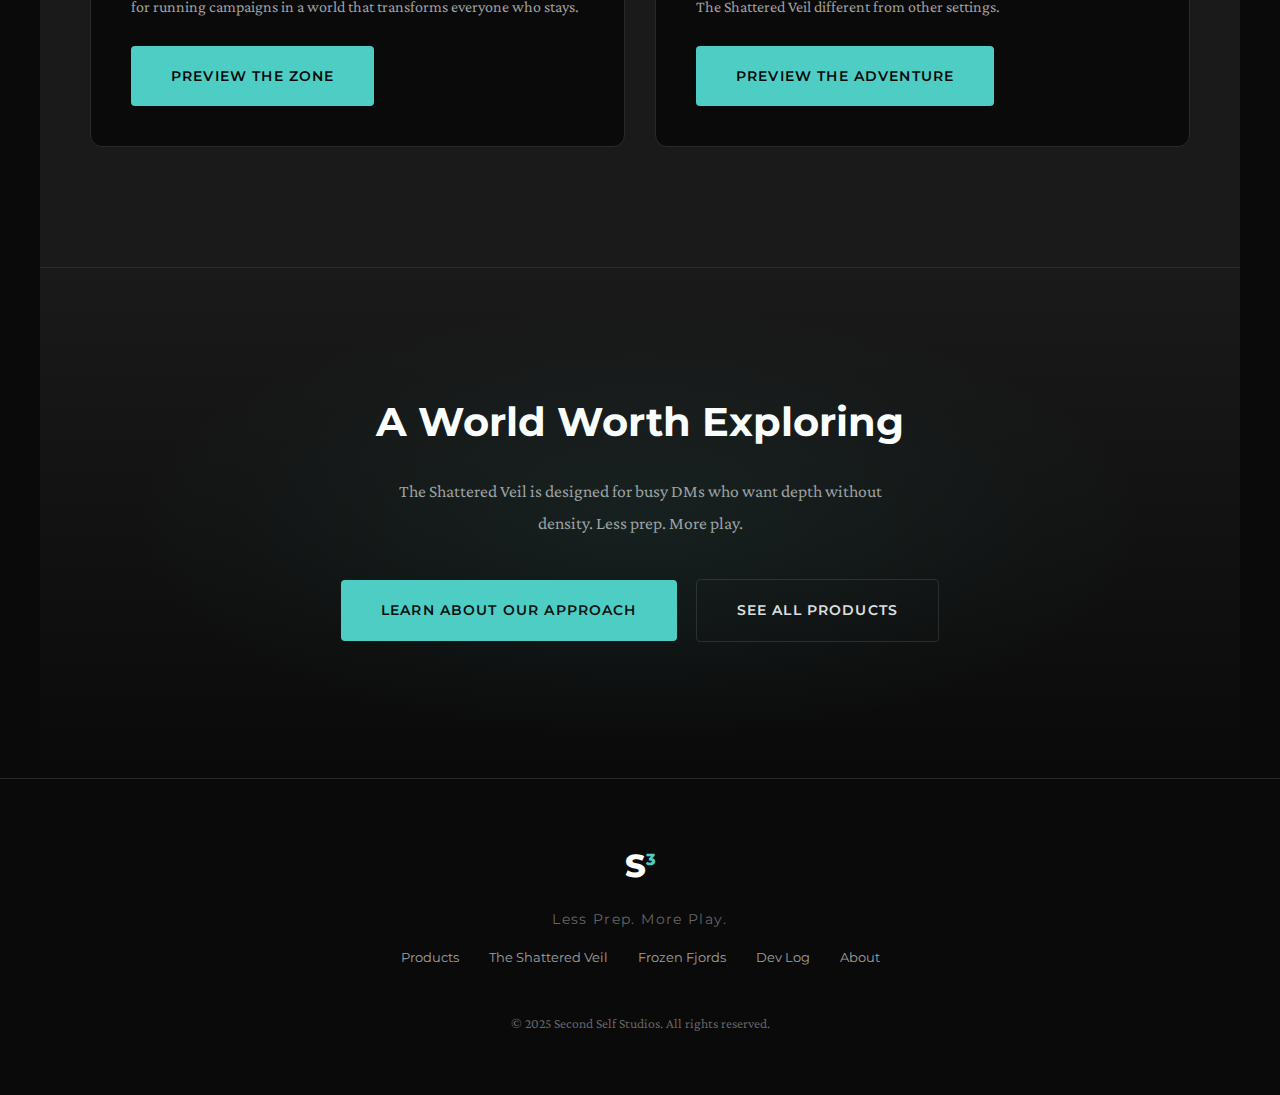
<file: the-shattered-veil/index.html>
<!DOCTYPE html>
<html lang="en">
<head>
    <meta charset="UTF-8">
    <meta name="viewport" content="width=device-width, initial-scale=1.0">
    <title>The Shattered Veil | D&D 5e Campaign Setting | Second Self Studios</title>
    <meta name="description" content="A D&D 5e campaign setting where planar catastrophe transformed the world. 17 fragment zones across 3 continents where different planes permanently bleed through reality. Alignment becomes geography. Survival requires adaptation.">
    
    <!-- Open Graph / Social -->
    <meta property="og:title" content="The Shattered Veil | A World Transformed by Planar Chaos">
    <meta property="og:description" content="D&D 5e campaign setting with 17 fragment zones where planes bleed through reality. Alignment becomes geography.">
    <meta property="og:type" content="website">
    <meta property="og:url" content="https://secondselfstudios.com/the-shattered-veil/">
    <meta property="og:image" content="https://secondselfstudios.com/og-image.png">
    <meta property="og:image:width" content="1200">
    <meta property="og:image:height" content="630">
    <meta property="og:site_name" content="Second Self Studios">
    
    <!-- Twitter Card -->
    <meta name="twitter:card" content="summary_large_image">
    <meta name="twitter:title" content="The Shattered Veil | D&D 5e Campaign Setting">
    <meta name="twitter:description" content="17 fragment zones where planes bleed through reality. Alignment becomes geography.">
    <meta name="twitter:image" content="https://secondselfstudios.com/og-image.png">
    
    <!-- Canonical URL -->
    <link rel="canonical" href="https://secondselfstudios.com/the-shattered-veil/">
    
    <!-- Favicon -->
    <link rel="icon" type="image/x-icon" href="/favicon.ico">
    <link rel="icon" type="image/png" sizes="32x32" href="/favicon-32x32.png">
    <link rel="icon" type="image/png" sizes="16x16" href="/favicon-16x16.png">
    <link rel="apple-touch-icon" sizes="180x180" href="/apple-touch-icon.png">
    
    <!-- Fonts -->
    <link rel="preconnect" href="https://fonts.googleapis.com">
    <link rel="preconnect" href="https://fonts.gstatic.com" crossorigin>
    <link href="https://fonts.googleapis.com/css2?family=Montserrat:wght@400;500;600;800&family=Crimson+Pro:ital,wght@0,400;0,600;1,400&display=swap" rel="stylesheet">
    
    <!-- Styles -->
    <link rel="stylesheet" href="/css/style.css">
    
    <style>
        /* Hero - dramatic full-screen opening */
        .setting-hero {
            min-height: 100vh;
            display: flex;
            flex-direction: column;
            justify-content: center;
            align-items: center;
            text-align: center;
            padding: 120px 50px 80px;
            position: relative;
            overflow: hidden;
        }

        .setting-hero::before {
            content: '';
            position: absolute;
            top: 0;
            left: 0;
            right: 0;
            bottom: 0;
            background: 
                radial-gradient(ellipse at 20% 30%, rgba(78, 205, 196, 0.1) 0%, transparent 50%),
                radial-gradient(ellipse at 80% 70%, rgba(240, 100, 100, 0.05) 0%, transparent 40%),
                radial-gradient(ellipse at center, rgba(78, 205, 196, 0.03) 0%, transparent 70%);
            pointer-events: none;
        }

        .hero-label {
            font-family: 'Montserrat', sans-serif;
            font-size: 0.8rem;
            font-weight: 600;
            letter-spacing: 0.3em;
            text-transform: uppercase;
            color: var(--teal);
            margin-bottom: 25px;
        }

        .setting-hero h1 {
            font-family: 'Montserrat', sans-serif;
            font-size: 4.5rem;
            font-weight: 800;
            color: var(--white);
            margin-bottom: 30px;
            line-height: 1.1;
        }

        .hero-subtitle {
            font-family: 'Crimson Pro', serif;
            font-size: 1.5rem;
            font-style: italic;
            color: var(--text-secondary);
            max-width: 700px;
            line-height: 1.6;
            margin-bottom: 50px;
        }

        .scroll-indicator {
            position: absolute;
            bottom: 40px;
            left: 50%;
            transform: translateX(-50%);
            display: flex;
            flex-direction: column;
            align-items: center;
            gap: 10px;
            color: var(--text-muted);
            font-family: 'Montserrat', sans-serif;
            font-size: 0.7rem;
            letter-spacing: 0.1em;
            text-transform: uppercase;
            animation: bounce 2s infinite;
        }

        @keyframes bounce {
            0%, 100% { transform: translateX(-50%) translateY(0); }
            50% { transform: translateX(-50%) translateY(10px); }
        }

        /* The Cataclysm section */
        .cataclysm-section {
            padding: 120px 50px;
            background: var(--bg-card);
            border-top: 1px solid var(--border);
            border-bottom: 1px solid var(--border);
        }

        .cataclysm-content {
            max-width: 900px;
            margin: 0 auto;
        }

        .cataclysm-content .section-label {
            text-align: center;
        }

        .cataclysm-content h2 {
            font-family: 'Montserrat', sans-serif;
            font-size: 2.5rem;
            font-weight: 700;
            color: var(--white);
            text-align: center;
            margin-bottom: 50px;
        }

        .timeline {
            position: relative;
            padding-left: 40px;
        }

        .timeline::before {
            content: '';
            position: absolute;
            left: 8px;
            top: 0;
            bottom: 0;
            width: 2px;
            background: linear-gradient(to bottom, var(--teal), var(--border));
        }

        .timeline-item {
            position: relative;
            padding-bottom: 50px;
        }

        .timeline-item:last-child {
            padding-bottom: 0;
        }

        .timeline-item::before {
            content: '';
            position: absolute;
            left: -36px;
            top: 8px;
            width: 14px;
            height: 14px;
            background: var(--bg-dark);
            border: 3px solid var(--teal);
            border-radius: 50%;
        }

        .timeline-item h3 {
            font-family: 'Montserrat', sans-serif;
            font-size: 1.3rem;
            font-weight: 700;
            color: var(--white);
            margin-bottom: 15px;
        }

        .timeline-item p {
            color: var(--text-secondary);
            font-size: 1.1rem;
            line-height: 1.8;
        }

        .timeline-item .highlight {
            color: var(--teal);
            font-weight: 500;
        }

        /* Quote block */
        .epic-quote {
            max-width: 800px;
            margin: 80px auto;
            padding: 50px;
            background: linear-gradient(135deg, rgba(78, 205, 196, 0.08) 0%, transparent 100%);
            border-left: 4px solid var(--teal);
            border-radius: 0 12px 12px 0;
        }

        .epic-quote blockquote {
            font-family: 'Crimson Pro', serif;
            font-size: 1.4rem;
            font-style: italic;
            color: var(--text-primary);
            line-height: 1.7;
            margin-bottom: 20px;
        }

        .epic-quote cite {
            font-family: 'Montserrat', sans-serif;
            font-size: 0.85rem;
            color: var(--text-muted);
            font-style: normal;
        }

        /* Fragment zones concept */
        .concept-section {
            padding: 120px 50px;
            max-width: 1200px;
            margin: 0 auto;
        }

        .concept-header {
            text-align: center;
            margin-bottom: 80px;
        }

        .concept-header h2 {
            font-family: 'Montserrat', sans-serif;
            font-size: 2.5rem;
            font-weight: 700;
            color: var(--white);
            margin-bottom: 20px;
        }

        .concept-header p {
            color: var(--text-secondary);
            font-size: 1.2rem;
            max-width: 700px;
            margin: 0 auto;
        }

        .concept-grid {
            display: grid;
            grid-template-columns: repeat(4, 1fr);
            gap: 25px;
            margin-bottom: 80px;
        }

        .concept-card {
            background: var(--bg-card);
            border: 1px solid var(--border);
            border-radius: 12px;
            padding: 30px;
            text-align: center;
            transition: border-color 0.2s, transform 0.2s;
        }

        .concept-card:hover {
            border-color: var(--teal);
            transform: translateY(-5px);
        }

        .concept-icon {
            font-size: 2.5rem;
            margin-bottom: 20px;
        }

        .concept-card h3 {
            font-family: 'Montserrat', sans-serif;
            font-size: 1rem;
            font-weight: 600;
            color: var(--white);
            margin-bottom: 10px;
        }

        .concept-card p {
            color: var(--text-secondary);
            font-size: 0.9rem;
            line-height: 1.6;
        }

        /* Three continents */
        .continents-section {
            padding: 120px 50px;
            background: var(--bg-card);
            border-top: 1px solid var(--border);
            border-bottom: 1px solid var(--border);
        }

        .continents-content {
            max-width: 1200px;
            margin: 0 auto;
        }

        .continents-header {
            text-align: center;
            margin-bottom: 80px;
        }

        .continents-header h2 {
            font-family: 'Montserrat', sans-serif;
            font-size: 2.5rem;
            font-weight: 700;
            color: var(--white);
            margin-bottom: 20px;
        }

        .continents-header p {
            color: var(--text-secondary);
            font-size: 1.1rem;
        }

        .continent-card {
            background: var(--bg-dark);
            border: 1px solid var(--border);
            border-radius: 16px;
            overflow: hidden;
            margin-bottom: 40px;
        }

        .continent-card:last-child {
            margin-bottom: 0;
        }

        .continent-header {
            display: grid;
            grid-template-columns: 1fr 1fr;
            gap: 0;
        }

        .continent-info {
            padding: 50px;
        }

        .continent-name {
            font-family: 'Montserrat', sans-serif;
            font-size: 0.75rem;
            font-weight: 600;
            letter-spacing: 0.15em;
            text-transform: uppercase;
            color: var(--teal);
            margin-bottom: 10px;
        }

        .continent-title {
            font-family: 'Montserrat', sans-serif;
            font-size: 1.8rem;
            font-weight: 700;
            color: var(--white);
            margin-bottom: 20px;
        }

        .continent-desc {
            color: var(--text-secondary);
            font-size: 1.05rem;
            line-height: 1.7;
            margin-bottom: 30px;
        }

        .continent-question {
            font-family: 'Crimson Pro', serif;
            font-style: italic;
            color: var(--teal);
            font-size: 1.1rem;
        }

        .continent-visual {
            background: linear-gradient(135deg, #1a2a3a 0%, #0d1520 100%);
            display: flex;
            align-items: center;
            justify-content: center;
            min-height: 300px;
            position: relative;
        }

        .zone-list {
            padding: 0 50px 50px;
        }

        .zone-list h4 {
            font-family: 'Montserrat', sans-serif;
            font-size: 0.8rem;
            font-weight: 600;
            letter-spacing: 0.1em;
            text-transform: uppercase;
            color: var(--text-muted);
            margin-bottom: 20px;
        }

        .zones-grid {
            display: grid;
            grid-template-columns: repeat(4, 1fr);
            gap: 15px;
        }

        .zone-item {
            background: var(--bg-card);
            border: 1px solid var(--border);
            border-radius: 8px;
            padding: 20px;
            transition: border-color 0.2s;
        }

        .zone-item:hover {
            border-color: var(--teal);
        }

        .zone-item h5 {
            font-family: 'Montserrat', sans-serif;
            font-size: 0.95rem;
            font-weight: 600;
            color: var(--white);
            margin-bottom: 5px;
        }

        .zone-item .plane {
            font-size: 0.8rem;
            color: var(--teal);
            margin-bottom: 8px;
        }

        .zone-item .effect {
            font-size: 0.85rem;
            color: var(--text-secondary);
        }

        /* What makes this different */
        .difference-section {
            padding: 120px 50px;
            max-width: 1000px;
            margin: 0 auto;
        }

        .difference-header {
            text-align: center;
            margin-bottom: 60px;
        }

        .difference-header h2 {
            font-family: 'Montserrat', sans-serif;
            font-size: 2.5rem;
            font-weight: 700;
            color: var(--white);
            margin-bottom: 20px;
        }

        .difference-list {
            display: grid;
            gap: 30px;
        }

        .difference-item {
            display: grid;
            grid-template-columns: 200px 1fr;
            gap: 40px;
            padding: 30px 0;
            border-bottom: 1px solid var(--border);
        }

        .difference-item:last-child {
            border-bottom: none;
        }

        .difference-label {
            font-family: 'Montserrat', sans-serif;
            font-size: 1rem;
            font-weight: 600;
            color: var(--teal);
        }

        .difference-content h4 {
            font-family: 'Montserrat', sans-serif;
            font-size: 1.1rem;
            font-weight: 600;
            color: var(--white);
            margin-bottom: 10px;
        }

        .difference-content p {
            color: var(--text-secondary);
            line-height: 1.7;
        }

        /* Available content */
        .available-section {
            padding: 120px 50px;
            background: var(--bg-card);
            border-top: 1px solid var(--border);
        }

        .available-content {
            max-width: 1200px;
            margin: 0 auto;
        }

        .available-header {
            text-align: center;
            margin-bottom: 60px;
        }

        .available-header h2 {
            font-family: 'Montserrat', sans-serif;
            font-size: 2.5rem;
            font-weight: 700;
            color: var(--white);
            margin-bottom: 20px;
        }

        .available-header p {
            color: var(--text-secondary);
            font-size: 1.1rem;
        }

        .available-grid {
            display: grid;
            grid-template-columns: 1fr 1fr;
            gap: 30px;
        }

        .available-card {
            background: var(--bg-dark);
            border: 1px solid var(--border);
            border-radius: 12px;
            padding: 40px;
            transition: border-color 0.2s, transform 0.2s;
        }

        .available-card:hover {
            border-color: var(--teal);
            transform: translateY(-5px);
        }

        .available-card .status {
            font-family: 'Montserrat', sans-serif;
            font-size: 0.7rem;
            font-weight: 600;
            letter-spacing: 0.1em;
            text-transform: uppercase;
            color: #f0ad4e;
            margin-bottom: 15px;
        }

        .available-card h3 {
            font-family: 'Montserrat', sans-serif;
            font-size: 1.5rem;
            font-weight: 700;
            color: var(--white);
            margin-bottom: 10px;
        }

        .available-card .subtitle {
            color: var(--teal);
            font-size: 0.9rem;
            margin-bottom: 15px;
        }

        .available-card p {
            color: var(--text-secondary);
            line-height: 1.7;
            margin-bottom: 25px;
        }

        .available-card .cta-button {
            display: inline-block;
        }

        /* CTA section */
        .final-cta {
            padding: 120px 50px;
            text-align: center;
            position: relative;
            overflow: hidden;
        }

        .final-cta::before {
            content: '';
            position: absolute;
            top: 0;
            left: 0;
            right: 0;
            bottom: 0;
            background: radial-gradient(ellipse at center, rgba(78, 205, 196, 0.08) 0%, transparent 60%);
            pointer-events: none;
        }

        .final-cta h2 {
            font-family: 'Montserrat', sans-serif;
            font-size: 2.5rem;
            font-weight: 700;
            color: var(--white);
            margin-bottom: 20px;
        }

        .final-cta p {
            color: var(--text-secondary);
            font-size: 1.1rem;
            max-width: 500px;
            margin: 0 auto 40px;
        }

        /* Responsive */
        @media (max-width: 1000px) {
            .concept-grid {
                grid-template-columns: repeat(2, 1fr);
            }

            .zones-grid {
                grid-template-columns: repeat(2, 1fr);
            }
        }

        @media (max-width: 900px) {
            .setting-hero {
                padding: 100px 25px 60px;
            }

            .setting-hero h1 {
                font-size: 2.8rem;
            }

            .hero-subtitle {
                font-size: 1.2rem;
            }

            .cataclysm-section,
            .concept-section,
            .continents-section,
            .difference-section,
            .available-section,
            .final-cta {
                padding: 80px 25px;
            }

            .cataclysm-content h2,
            .concept-header h2,
            .continents-header h2,
            .difference-header h2,
            .available-header h2,
            .final-cta h2 {
                font-size: 2rem;
            }

            .continent-header {
                grid-template-columns: 1fr;
            }

            .continent-visual {
                min-height: 200px;
            }

            .continent-info {
                padding: 30px;
            }

            .zone-list {
                padding: 0 30px 30px;
            }

            .zones-grid {
                grid-template-columns: 1fr;
            }

            .difference-item {
                grid-template-columns: 1fr;
                gap: 15px;
            }

            .available-grid {
                grid-template-columns: 1fr;
            }

            .epic-quote {
                padding: 30px;
                margin: 50px 25px;
            }

            .scroll-indicator {
                display: none;
            }
        }

        @media (max-width: 600px) {
            .concept-grid {
                grid-template-columns: 1fr;
            }
        }
    </style>
</head>
<body>

    <nav>
        <a href="/" class="nav-logo">S<sup>3</sup></a>
        <input type="checkbox" id="nav-toggle" class="nav-checkbox">
        <label for="nav-toggle" class="nav-toggle">
            <span></span>
            <span></span>
            <span></span>
        </label>
        <ul class="nav-links">
            <li><a href="/products/">Products</a></li>
            <li><a href="/the-shattered-veil/">The Shattered Veil</a></li>
            <li><a href="/frozen-fjords/">Frozen Fjords</a></li>
            <li><a href="/blood-on-the-line/">Blood on the Line</a></li>
            <li><a href="/about/">About</a></li>
        </ul>
        <label for="nav-toggle" class="nav-overlay"></label>
    </nav>

    <section class="setting-hero">
        <div class="hero-label">Campaign Setting</div>
        <h1>The Shattered Veil</h1>
        <p class="hero-subtitle">
            One thousand years ago, an empress tried to harness seventeen planes at once. She failed. Now fragments of other realities bleed permanently into the world, and humanity has learned to live in the spaces between.
        </p>
        <a href="#cataclysm" class="cta-button">Discover the World</a>
        <div class="scroll-indicator">
            <span>Scroll</span>
            <span>↓</span>
        </div>
    </section>

    <section id="cataclysm" class="cataclysm-section">
        <div class="cataclysm-content">
            <div class="section-label">The History</div>
            <h2>The Shattering</h2>
            
            <div class="timeline">
                <div class="timeline-item">
                    <h3>The Vision</h3>
                    <p>
                        Archmage-Empress Kalithene spent fifty years constructing <span class="highlight">seventeen massive pylons</span> across three continents. Each would anchor a permanent connection to a different plane, filtering beneficial energies while blocking dangers. Fire that forged without burning. Celestial guidance without judgment. Demonic power without corruption.
                    </p>
                </div>
                <div class="timeline-item">
                    <h3>Six Hours of Paradise</h3>
                    <p>
                        On the Summer Solstice of Year 667, the ritual began. For six glorious hours, <span class="highlight">it worked perfectly</span>. Angels walked among humans. Shadowsteel formed freely. Paradise bloomed across three continents. Kalithene's consciousness held seventeen contradictory realities in perfect balance.
                    </p>
                </div>
                <div class="timeline-item">
                    <h3>The Shattering</h3>
                    <p>
                        Then came the handoff. Transferring control to the pylons themselves. Her mind couldn't hold the paradox. <span class="highlight">She shattered.</span> The filters failed. Every plane poured through uncontrolled. Cities drowned. Forests ignited. Demons invaded. Sixty percent of humanity died in the first week.
                    </p>
                </div>
                <div class="timeline-item">
                    <h3>A Thousand Years Later</h3>
                    <p>
                        The world isn't post-apocalyptic anymore. It's <span class="highlight">weird but functional</span>. The pylons still stand, indestructible and impossible to shut off. Seventeen fragment zones spread across three continents. Humanity adapted. Civilization rebuilt. The fragments became home.
                    </p>
                </div>
            </div>
        </div>
    </section>

    <div class="epic-quote">
        <blockquote>
            "My children ask if I'm scared of the zones. I tell them no, the same way I'm not scared of the ocean. I respect it, I understand it, but I don't fear it. This is our world now."
        </blockquote>
        <cite>— Stable zone merchant, 1650 SV</cite>
    </div>

    <section class="concept-section">
        <div class="concept-header">
            <div class="section-label">The Concept</div>
            <h2>Fragment Zones</h2>
            <p>Regions where other planes of existence bleed through into the Material Plane, fundamentally altering everything within.</p>
        </div>

        <div class="concept-grid">
            <div class="concept-card">
                <div class="concept-icon">🌍</div>
                <h3>Geography</h3>
                <p>Climate, terrain, and natural laws change. Arctic becomes temperate. Mountains of silver erupt from plains.</p>
            </div>
            <div class="concept-card">
                <div class="concept-icon">🌿</div>
                <h3>Ecology</h3>
                <p>Flora and fauna transform. Supernatural creatures appear. The food chain becomes cosmic.</p>
            </div>
            <div class="concept-card">
                <div class="concept-icon">🏛️</div>
                <h3>Society</h3>
                <p>Culture, government, and daily life adapt. Economies leverage planar resources. Laws account for transformation.</p>
            </div>
            <div class="concept-card">
                <div class="concept-icon">⚖️</div>
                <h3>Alignment</h3>
                <p>Moral frameworks become environmental. Stay long enough, and the zone changes who you are.</p>
            </div>
        </div>

        <div class="epic-quote" style="margin: 0 auto;">
            <blockquote>
                "The longer you stay, the more you change. That's not a warning. It's just physics. Planar physics."
            </blockquote>
            <cite>— Veilwalkers Guild training manual</cite>
        </div>
    </section>

    <section class="continents-section">
        <div class="continents-content">
            <div class="continents-header">
                <div class="section-label">The Geography</div>
                <h2>Three Continents, Seventeen Fragments</h2>
                <p>Each continent asks different questions about what it means to live under planar influence.</p>
            </div>

            <div class="continent-card">
                <div class="continent-header">
                    <div class="continent-info">
                        <div class="continent-name">Andoria</div>
                        <h3 class="continent-title">The Moral Battleground</h3>
                        <p class="continent-desc">
                            Four fragment zones arranged in a philosophical grid. Mount Celestia enforces lawful good. The Abyss corrupts toward chaos. Arborea overwhelms with passion. The Shadowfell drains all feeling. Opposed moral philosophies made manifest, forced to trade with each other.
                        </p>
                        <p class="continent-question">"What happens when alignment becomes geography?"</p>
                    </div>
                    <div class="continent-visual">
                        <div class="featured-placeholder">Continent map</div>
                    </div>
                </div>
                <div class="zone-list">
                    <h4>Fragment Zones</h4>
                    <div class="zones-grid">
                        <div class="zone-item">
                            <h5>Frozen Fjords</h5>
                            <div class="plane">Mount Celestia</div>
                            <div class="effect">Shifts toward Lawful Good</div>
                        </div>
                        <div class="zone-item">
                            <h5>Godsvein Valley</h5>
                            <div class="plane">The Abyss</div>
                            <div class="effect">Corrupts toward Evil</div>
                        </div>
                        <div class="zone-item">
                            <h5>Southern Peninsula</h5>
                            <div class="plane">Arborea</div>
                            <div class="effect">Overwhelms with Passion</div>
                        </div>
                        <div class="zone-item">
                            <h5>Ironspine Mountains</h5>
                            <div class="plane">Shadowfell</div>
                            <div class="effect">Drains Emotion</div>
                        </div>
                    </div>
                </div>
            </div>

            <div class="continent-card">
                <div class="continent-header">
                    <div class="continent-info">
                        <div class="continent-name">Kalendra</div>
                        <h3 class="continent-title">The Elemental Continent</h3>
                        <p class="continent-desc">
                            Five zones dominated by elemental planes. Less concerned with morality, more focused on surviving and harnessing raw elemental forces. Fire forges without burning. Water never depletes. Earth shifts and changes. And in the center, pure chaos.
                        </p>
                        <p class="continent-question">"How do you harness destruction productively?"</p>
                    </div>
                    <div class="continent-visual">
                        <div class="featured-placeholder">Continent map</div>
                    </div>
                </div>
                <div class="zone-list">
                    <h4>Fragment Zones</h4>
                    <div class="zones-grid">
                        <div class="zone-item">
                            <h5>Burning Valleys</h5>
                            <div class="plane">Elemental Fire</div>
                            <div class="effect">Eternal flames, metalworking center</div>
                        </div>
                        <div class="zone-item">
                            <h5>Thousand Lakes</h5>
                            <div class="plane">Elemental Water</div>
                            <div class="effect">Endless water, maritime economy</div>
                        </div>
                        <div class="zone-item">
                            <h5>Skyreach Mountains</h5>
                            <div class="plane">Elemental Earth</div>
                            <div class="effect">Shifting stone, rare minerals</div>
                        </div>
                        <div class="zone-item">
                            <h5>Central Desert</h5>
                            <div class="plane">Limbo</div>
                            <div class="effect">Pure chaos, mostly uninhabitable</div>
                        </div>
                    </div>
                </div>
            </div>

            <div class="continent-card">
                <div class="continent-header">
                    <div class="continent-info">
                        <div class="continent-name">Morgard</div>
                        <h3 class="continent-title">The Strange Lands</h3>
                        <p class="continent-desc">
                            The most bizarre and dangerous fragments. Time distortion where days become years. Soul-binding contracts that follow you beyond death. Ghost-touched lands where the dead walk as equals. This is where the stranger planes manifested.
                        </p>
                        <p class="continent-question">"What happens when reality itself becomes negotiable?"</p>
                    </div>
                    <div class="continent-visual">
                        <div class="featured-placeholder">Continent map</div>
                    </div>
                </div>
                <div class="zone-list">
                    <h4>Fragment Zones</h4>
                    <div class="zones-grid">
                        <div class="zone-item">
                            <h5>Everwood</h5>
                            <div class="plane">Feywild</div>
                            <div class="effect">Time distortion, fey bargains</div>
                        </div>
                        <div class="zone-item">
                            <h5>Lake Sorrow</h5>
                            <div class="plane">Nine Hells</div>
                            <div class="effect">Soul contracts, infernal law</div>
                        </div>
                        <div class="zone-item">
                            <h5>Frozen Crown</h5>
                            <div class="plane">Ethereal</div>
                            <div class="effect">The dead walk openly</div>
                        </div>
                        <div class="zone-item">
                            <h5>Southern Ice</h5>
                            <div class="plane">Unknown</div>
                            <div class="effect">Unexplored. Forbidden.</div>
                        </div>
                    </div>
                </div>
            </div>
        </div>
    </section>

    <section class="difference-section">
        <div class="difference-header">
            <div class="section-label">The Approach</div>
            <h2>What Makes This Different</h2>
        </div>

        <div class="difference-list">
            <div class="difference-item">
                <div class="difference-label">Alignment</div>
                <div class="difference-content">
                    <h4>Geographic, Not Philosophical</h4>
                    <p>Alignment is geographic, not philosophical. Stay in Mount Celestia's shadow long enough and you become lawful good whether you wanted to or not. The zones don't care about your backstory.</p>
                </div>
            </div>
            <div class="difference-item">
                <div class="difference-label">Adventurers</div>
                <div class="difference-content">
                    <h4>Professional Specialists</h4>
                    <p>No prophecies. No chosen ones. Characters are skilled professionals doing dangerous work because someone has to. The Veilwalkers Guild trains, equips, deploys, and expects results.</p>
                </div>
            </div>
            <div class="difference-item">
                <div class="difference-label">Societies</div>
                <div class="difference-content">
                    <h4>Functional Under Influence</h4>
                    <p>After a thousand years, people figured it out. Demon-ruled valleys have functioning economies. Celestial zones have crime (sort of). Every society adapted to its planar reality.</p>
                </div>
            </div>
            <div class="difference-item">
                <div class="difference-label">Content</div>
                <div class="difference-content">
                    <h4>Ready to Run</h4>
                    <p>Complete settlements with NPCs you can voice in seconds. Session-by-session adventure guides. Quick reference tables. Everything built for DMs who prep in stolen moments, not dedicated hours.</p>
                </div>
            </div>
        </div>
    </section>

    <section class="available-section">
        <div class="available-content">
            <div class="available-header">
                <div class="section-label">Explore the Setting</div>
                <h2>Available Content</h2>
                <p>Start with the Frozen Fjords (our first complete zone) and the Blood on the Line adventure.</p>
            </div>

            <div class="available-grid">
                <div class="available-card">
                    <div class="status">Coming Soon</div>
                    <h3>Frozen Fjords</h3>
                    <div class="subtitle">Mount Celestia Fragment • Complete Zone</div>
                    <p>A forced paradise where morality becomes environmental law. 120,000+ words, four settlements, fifty NPCs, and complete mechanics for running campaigns in a world that transforms everyone who stays.</p>
                    <a href="/frozen-fjords/" class="cta-button">Preview the Zone</a>
                </div>
                <div class="available-card">
                    <div class="status">Coming Soon</div>
                    <h3>Blood on the Line</h3>
                    <div class="subtitle">Introductory Adventure • Levels 1-3</div>
                    <p>Professional monster hunters uncover a demon conspiracy. Five sessions, complete guides, and the perfect introduction to what makes The Shattered Veil different from other settings.</p>
                    <a href="/blood-on-the-line/" class="cta-button">Preview the Adventure</a>
                </div>
            </div>
        </div>
    </section>

    <section class="final-cta">
        <h2>A World Worth Exploring</h2>
        <p>
            The Shattered Veil is designed for busy DMs who want depth without density. Less prep. More play.
        </p>
        <a href="/about/" class="cta-button">Learn About Our Approach</a>
        <a href="/products/" class="cta-button cta-secondary">See All Products</a>
    </section>

    <footer>
        <div class="footer-logo">S<sup>3</sup></div>
        <div class="footer-tagline">Less Prep. More Play.</div>
        <ul class="footer-links">
            <li><a href="/products/">Products</a></li>
            <li><a href="/the-shattered-veil/">The Shattered Veil</a></li>
            <li><a href="/frozen-fjords/">Frozen Fjords</a></li>
            <li><a href="/dev-log/">Dev Log</a></li>
            <li><a href="/about/">About</a></li>
        </ul>
        <div class="footer-copyright">© 2025 Second Self Studios. All rights reserved.</div>
    </footer>

</body>
</html>
</file>
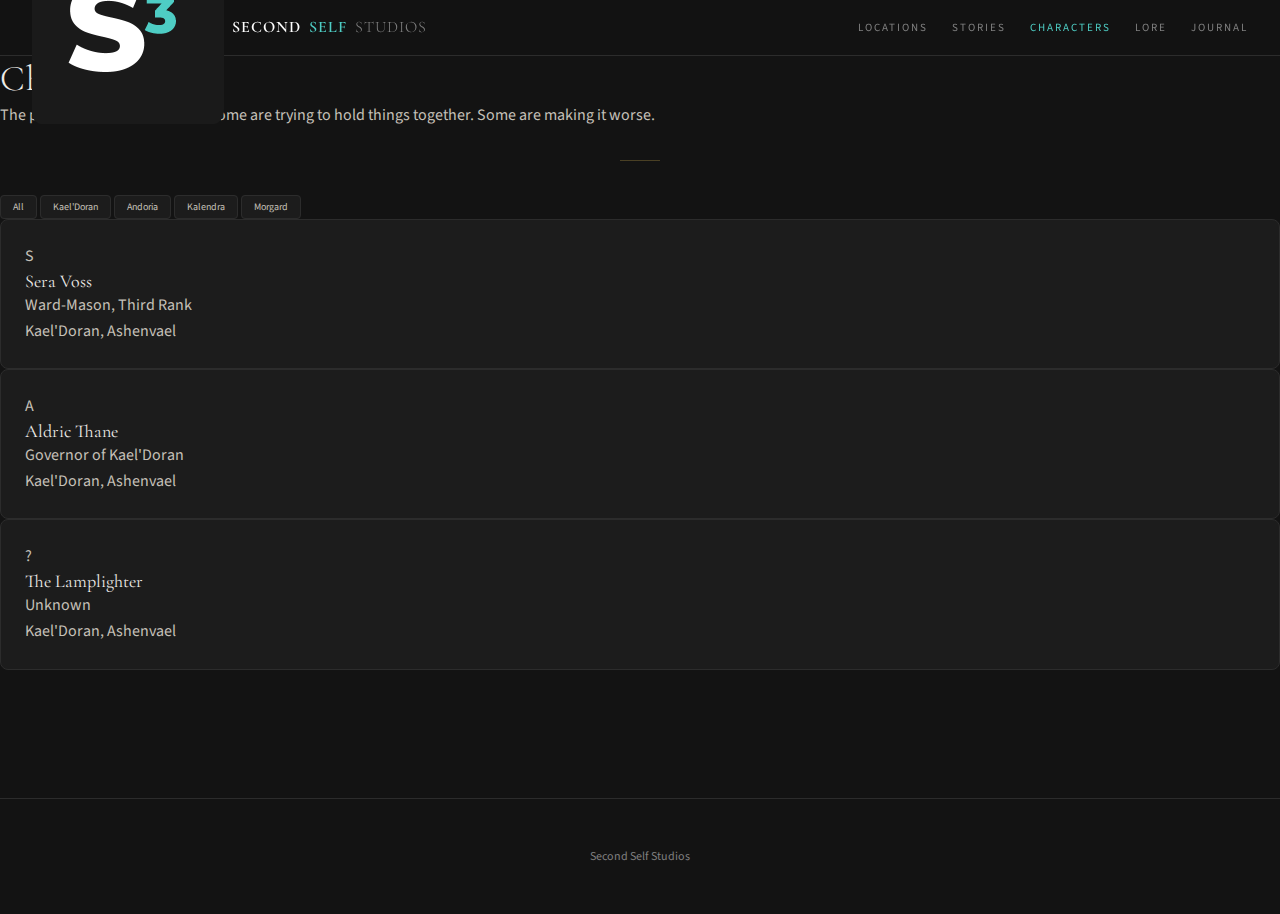
<file: pages/characters/index.html>
<!DOCTYPE html>
<html lang="en">
<head>
  <meta charset="UTF-8">
  <meta name="viewport" content="width=device-width, initial-scale=1.0">
  <title>Characters — Second Self Studios</title>
  <link rel="icon" type="image/x-icon" href="/favicon.ico">
  <link rel="icon" type="image/png" sizes="32x32" href="/favicon-32x32.png">
  <link rel="icon" type="image/png" sizes="16x16" href="/favicon-16x16.png">
  <link rel="apple-touch-icon" sizes="180x180" href="/apple-touch-icon.png">
  <link rel="stylesheet" href="/css/styles.css">
</head>
<body>

  <header class="site-header">
    <a href="/" class="site-logo">
      <img src="/assets/images/logo.png" alt="S3" class="site-logo__icon">
      <span class="site-logo__second">SECOND</span>
      <span class="site-logo__self">SELF</span>
      <span class="site-logo__studios">STUDIOS</span>
    </a>
    <nav class="site-nav">
      <a href="/pages/locations/">Locations</a>
      <a href="/pages/stories/">Stories</a>
      <a href="/pages/characters/">Characters</a>
      <a href="/pages/lore/">Lore</a>
      <a href="/pages/journal/">Journal</a>
    </nav>
  </header>

  <div class="page-body">
    <div class="container--wide">

      <div class="hub-header">
        <h1>Characters</h1>
        <p class="hub-header__desc">The people who live in Veridia. Some are trying to hold things together. Some are making it worse.</p>
      </div>

      <div class="divider"></div>

      <div class="hub-filters">
        <span class="tag tag--active">All</span>
        <span class="tag">Kael'Doran</span>
        <span class="tag">Andoria</span>
        <span class="tag">Kalendra</span>
        <span class="tag">Morgard</span>
        <!-- EDIT: Add location filters as characters are created -->
      </div>

      <div class="char-grid">

        <a class="card-link" href="/pages/characters/sera-voss.html">
          <div class="card card--clickable char-card">
            <div class="char-card__portrait">
              <!-- EDIT: Replace with <img src="/assets/images/characters/sera-voss.jpg" alt="Sera Voss"> when art exists -->
              <span>S</span>
            </div>
            <div class="char-card__info">
              <h3 class="char-card__name">Sera Voss</h3>
              <p class="char-card__role">Ward-Mason, Third Rank</p>
              <p class="char-card__location">Kael'Doran, Ashenvael</p>
            </div>
          </div>
        </a>

        <a class="card-link" href="/pages/characters/aldric-thane.html">
          <div class="card card--clickable char-card">
            <div class="char-card__portrait">
              <span>A</span>
            </div>
            <div class="char-card__info">
              <h3 class="char-card__name">Aldric Thane</h3>
              <p class="char-card__role">Governor of Kael'Doran</p>
              <p class="char-card__location">Kael'Doran, Ashenvael</p>
            </div>
          </div>
        </a>

        <a class="card-link" href="/pages/characters/the-lamplighter.html">
          <div class="card card--clickable char-card">
            <div class="char-card__portrait">
              <span>?</span>
            </div>
            <div class="char-card__info">
              <h3 class="char-card__name">The Lamplighter</h3>
              <p class="char-card__role">Unknown</p>
              <p class="char-card__location">Kael'Doran, Ashenvael</p>
            </div>
          </div>
        </a>

        <!-- TO ADD: Copy the card-link block above for each new character -->

      </div>

    </div>
  </div>

  <footer class="site-footer">
    <p>Second Self Studios</p>
  </footer>

  <script src="/js/main.js"></script>
</body>
</html>
</file>
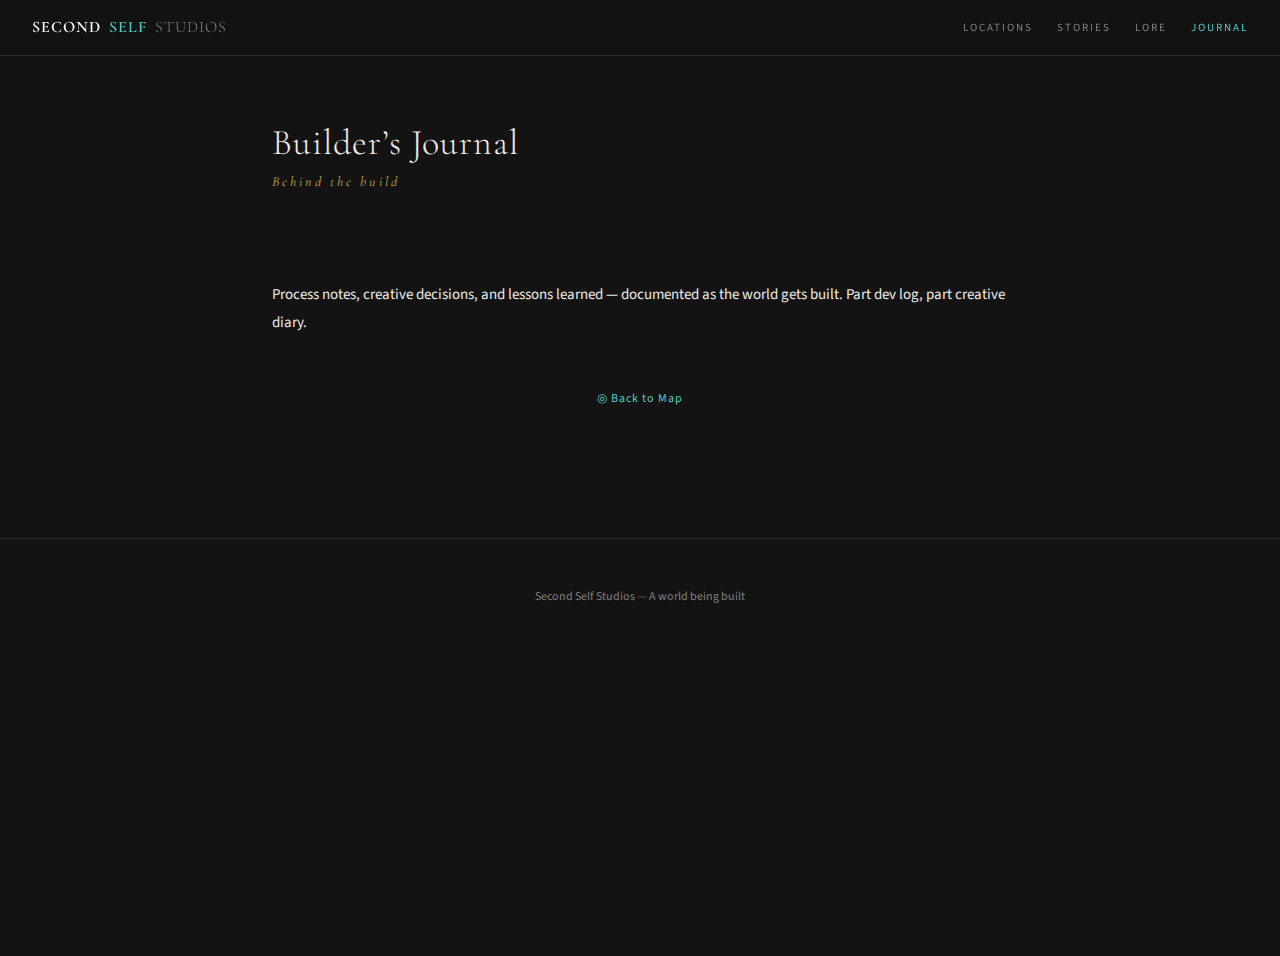
<file: pages/journal/index.html>
<!DOCTYPE html>
<html lang="en">
<head>
  <meta charset="UTF-8">
  <meta name="viewport" content="width=device-width, initial-scale=1.0">
  <title>Journal — Second Self Studios</title>
  <link rel="icon" type="image/x-icon" href="/favicon.ico">
  <link rel="icon" type="image/png" sizes="32x32" href="/favicon-32x32.png">
  <link rel="icon" type="image/png" sizes="16x16" href="/favicon-16x16.png">
  <link rel="apple-touch-icon" sizes="180x180" href="/apple-touch-icon.png">
  <link rel="stylesheet" href="/css/styles.css">
</head>
<body>

  <header class="site-header">
    <a href="/" class="site-logo">
      <span class="site-logo__second">SECOND</span>
      <span class="site-logo__self">SELF</span>
      <span class="site-logo__studios">STUDIOS</span>
    </a>
    <nav class="site-nav">
      <a href="/pages/locations/">Locations</a>
      <a href="/pages/stories/">Stories</a>
      <a href="/pages/lore/">Lore</a>
      <a href="/pages/journal/">Journal</a>
    </nav>
  </header>

  <div class="location-hero">
    <div class="container">
      <h1>Builder’s Journal</h1>
      <p class="location-hero__subtitle">Behind the build</p>
    </div>
  </div>

  <div class="page-body">
    <div class="container">

      <div class="section">
        <div class="prose">
          <p>Process notes, creative decisions, and lessons learned — documented as the world gets built. Part dev log, part creative diary.</p>
        </div>
      </div>

      <!--
        TO ADD A JOURNAL ENTRY:
        <div class="section">
          <a class="card-link" href="/pages/journal/first-post.html">
            <div class="card card--clickable">
              <p class="hub-card__date">March 3, 2026</p>
              <h3 class="home-card__title">Starting From Scratch</h3>
              <p class="home-card__desc">Why I rebuilt the site around a map.</p>
            </div>
          </a>
        </div>
      -->

      <div class="text-center mt-lg">
        <a href="/" class="map-link">◎ Back to Map</a>
      </div>

    </div>
  </div>

  <footer class="site-footer">
    <p>Second Self Studios — A world being built</p>
  </footer>
  <script src="/js/main.js"></script>
</body>
</html>
</file>
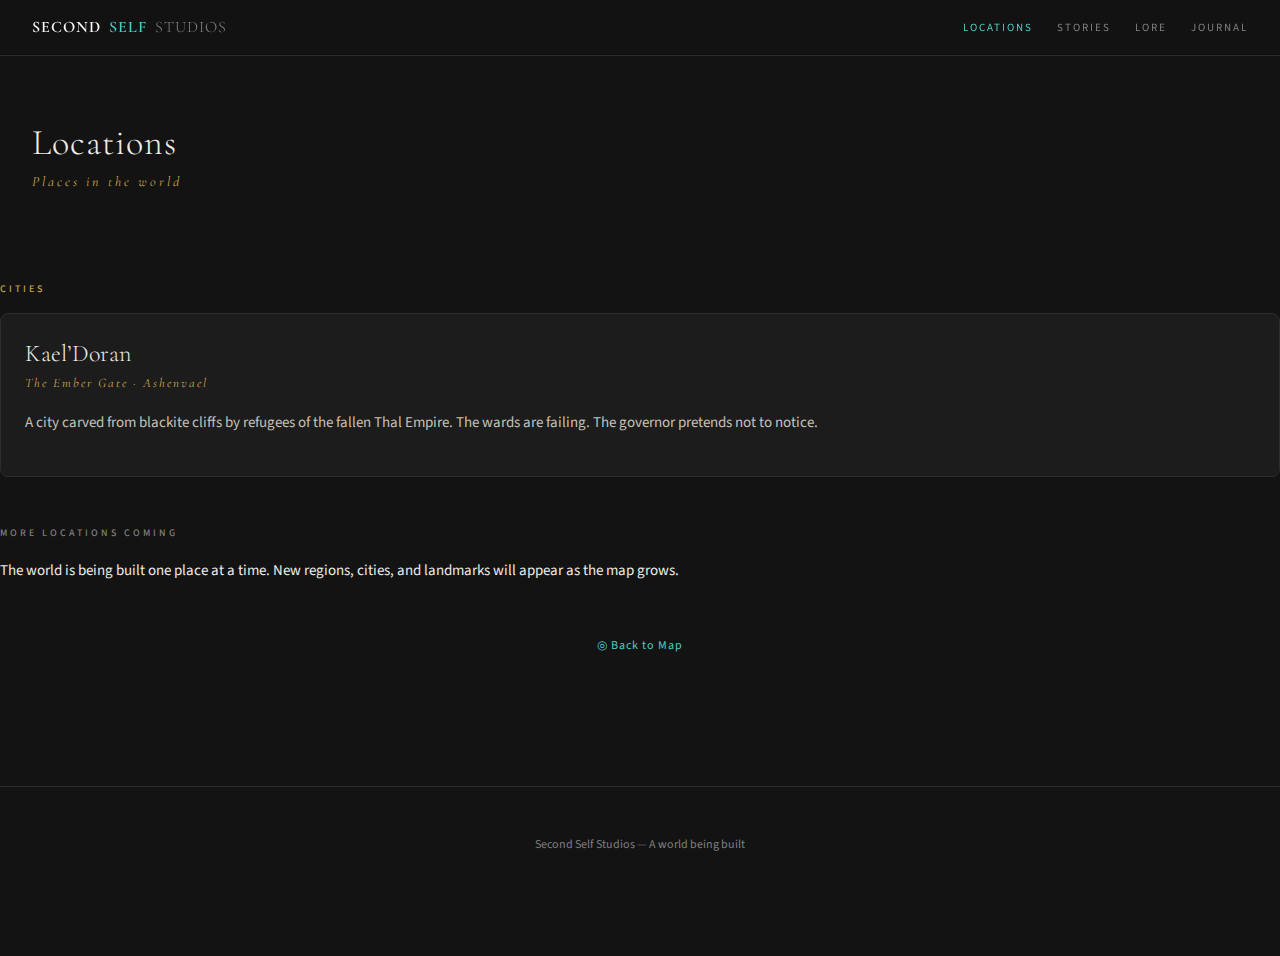
<file: pages/locations/index.html>
<!DOCTYPE html>
<html lang="en">
<head>
  <meta charset="UTF-8">
  <meta name="viewport" content="width=device-width, initial-scale=1.0">
  <title>Locations — Second Self Studios</title>
  <link rel="icon" type="image/x-icon" href="/favicon.ico">
  <link rel="icon" type="image/png" sizes="32x32" href="/favicon-32x32.png">
  <link rel="icon" type="image/png" sizes="16x16" href="/favicon-16x16.png">
  <link rel="apple-touch-icon" sizes="180x180" href="/apple-touch-icon.png">
  <link rel="stylesheet" href="/css/styles.css">
</head>
<body>

  <header class="site-header">
    <a href="/" class="site-logo">
      <span class="site-logo__second">SECOND</span>
      <span class="site-logo__self">SELF</span>
      <span class="site-logo__studios">STUDIOS</span>
    </a>
    <nav class="site-nav">
      <a href="/pages/locations/">Locations</a>
      <a href="/pages/stories/">Stories</a>
      <a href="/pages/lore/">Lore</a>
      <a href="/pages/journal/">Journal</a>
    </nav>
  </header>

  <div class="location-hero">
    <div class="container--wide">
      <h1>Locations</h1>
      <p class="location-hero__subtitle">Places in the world</p>
    </div>
  </div>

  <div class="page-body">
    <div class="container--wide">

      <div class="section">
        <p class="label label--gold section__label">Cities</p>
        <a class="card-link" href="/pages/locations/kael-doran.html">
          <div class="card card--clickable">
            <h3 class="home-card__title">Kael’Doran</h3>
            <p class="home-card__subtitle">The Ember Gate · Ashenvael</p>
            <p class="home-card__desc">A city carved from blackite cliffs by refugees of the fallen Thal Empire. The wards are failing. The governor pretends not to notice.</p>
          </div>
        </a>
      </div>

      <!-- TO ADD: copy the card-link block above, update href/title/desc, create page from template -->

      <div class="section">
        <p class="label label--muted section__label">More locations coming</p>
        <div class="prose">
          <p>The world is being built one place at a time. New regions, cities, and landmarks will appear as the map grows.</p>
        </div>
      </div>

      <div class="text-center mt-lg">
        <a href="/" class="map-link">◎ Back to Map</a>
      </div>

    </div>
  </div>

  <footer class="site-footer">
    <p>Second Self Studios — A world being built</p>
  </footer>
  <script src="/js/main.js"></script>
</body>
</html>
</file>
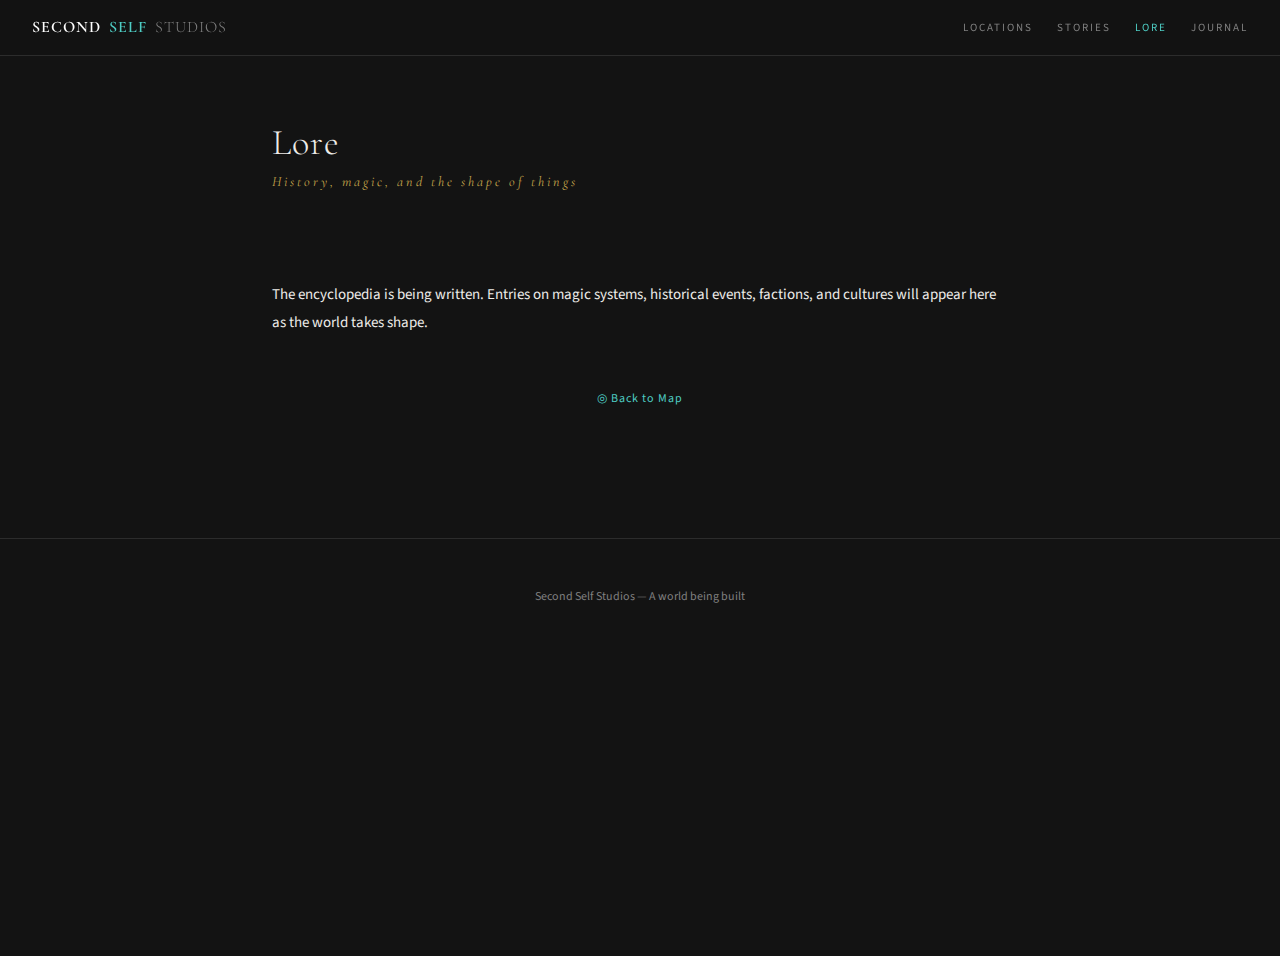
<file: pages/lore/index.html>
<!DOCTYPE html>
<html lang="en">
<head>
  <meta charset="UTF-8">
  <meta name="viewport" content="width=device-width, initial-scale=1.0">
  <title>Lore — Second Self Studios</title>
  <link rel="icon" type="image/x-icon" href="/favicon.ico">
  <link rel="icon" type="image/png" sizes="32x32" href="/favicon-32x32.png">
  <link rel="icon" type="image/png" sizes="16x16" href="/favicon-16x16.png">
  <link rel="apple-touch-icon" sizes="180x180" href="/apple-touch-icon.png">
  <link rel="stylesheet" href="/css/styles.css">
</head>
<body>

  <header class="site-header">
    <a href="/" class="site-logo">
      <span class="site-logo__second">SECOND</span>
      <span class="site-logo__self">SELF</span>
      <span class="site-logo__studios">STUDIOS</span>
    </a>
    <nav class="site-nav">
      <a href="/pages/locations/">Locations</a>
      <a href="/pages/stories/">Stories</a>
      <a href="/pages/lore/">Lore</a>
      <a href="/pages/journal/">Journal</a>
    </nav>
  </header>

  <div class="location-hero">
    <div class="container">
      <h1>Lore</h1>
      <p class="location-hero__subtitle">History, magic, and the shape of things</p>
    </div>
  </div>

  <div class="page-body">
    <div class="container">

      <div class="section">
        <div class="prose">
          <p>The encyclopedia is being written. Entries on magic systems, historical events, factions, and cultures will appear here as the world takes shape.</p>
        </div>
      </div>

      <!--
        TO ADD A LORE ENTRY:
        <div class="section">
          <p class="label label--gold section__label">History</p>
          <a class="card-link" href="/pages/lore/the-sundering.html">
            <div class="card card--clickable">
              <h3 class="home-card__title">The Sundering</h3>
              <p class="home-card__desc">The cataclysm that ended the Thal Empire.</p>
            </div>
          </a>
        </div>
      -->

      <div class="text-center mt-lg">
        <a href="/" class="map-link">◎ Back to Map</a>
      </div>

    </div>
  </div>

  <footer class="site-footer">
    <p>Second Self Studios — A world being built</p>
  </footer>
  <script src="/js/main.js"></script>
</body>
</html>
</file>
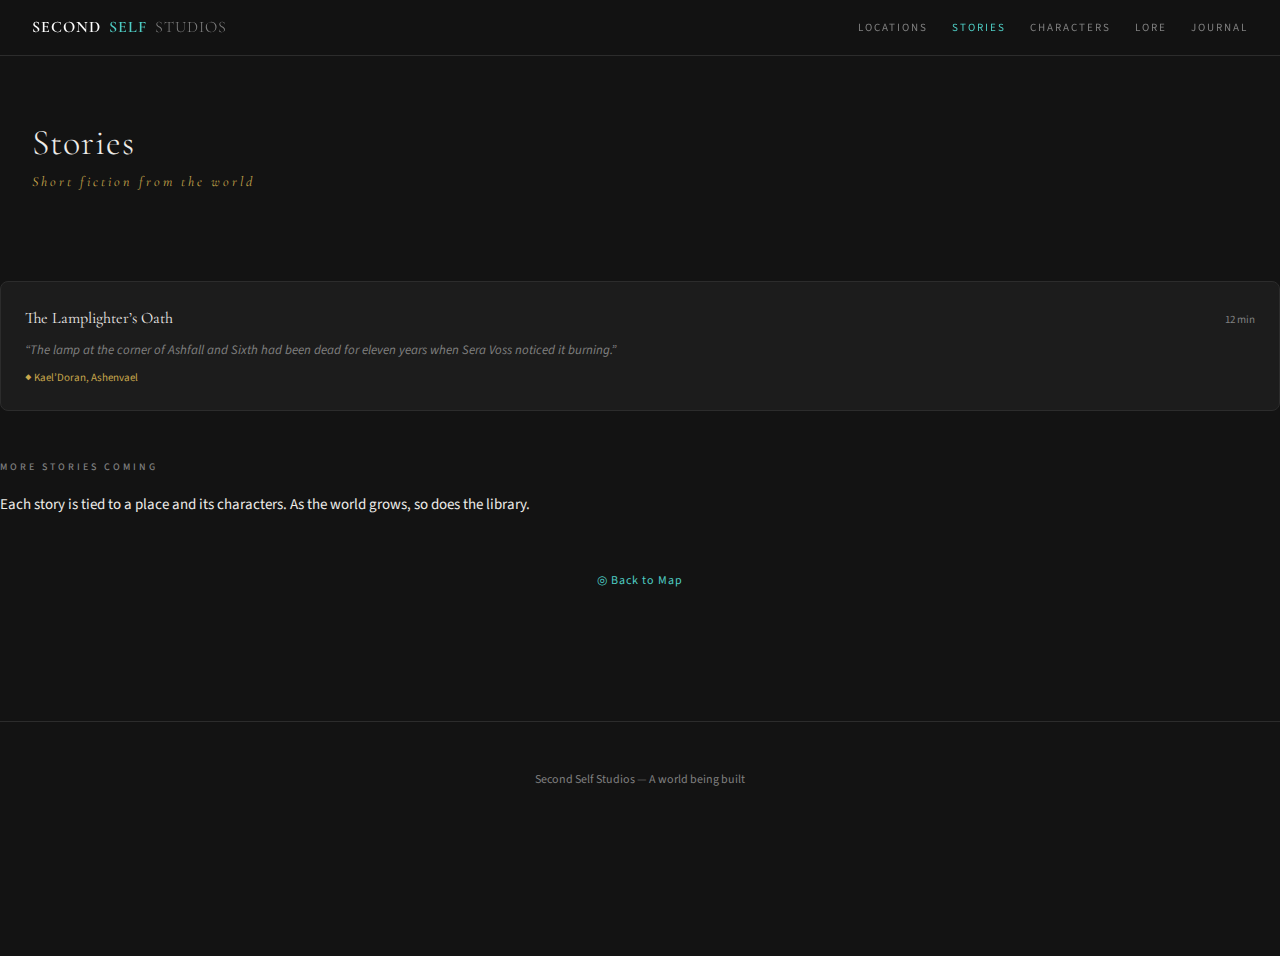
<file: pages/stories/index.html>
<!DOCTYPE html>
<html lang="en">
<head>
  <meta charset="UTF-8">
  <meta name="viewport" content="width=device-width, initial-scale=1.0">
  <title>Stories — Second Self Studios</title>
  <link rel="icon" type="image/x-icon" href="/favicon.ico">
  <link rel="icon" type="image/png" sizes="32x32" href="/favicon-32x32.png">
  <link rel="icon" type="image/png" sizes="16x16" href="/favicon-16x16.png">
  <link rel="apple-touch-icon" sizes="180x180" href="/apple-touch-icon.png">
  <link rel="stylesheet" href="/css/styles.css">
</head>
<body>

  <header class="site-header">
    <a href="/" class="site-logo">
      <span class="site-logo__second">SECOND</span>
      <span class="site-logo__self">SELF</span>
      <span class="site-logo__studios">STUDIOS</span>
    </a>
    <nav class="site-nav">
      <a href="/pages/locations/">Locations</a>
      <a href="/pages/stories/">Stories</a>
      <a href="/pages/characters/">Characters</a>
      <a href="/pages/lore/">Lore</a>
      <a href="/pages/journal/">Journal</a>
    </nav>
  </header>

  <div class="location-hero">
    <div class="container--wide">
      <h1>Stories</h1>
      <p class="location-hero__subtitle">Short fiction from the world</p>
    </div>
  </div>

  <div class="page-body">
    <div class="container--wide">

      <div class="section">
        <a class="card-link" href="/pages/stories/the-lamplighters-oath.html">
          <div class="card card--clickable">
            <div class="story-card__header">
              <span class="story-card__title">The Lamplighter’s Oath</span>
              <span class="story-card__time">12 min</span>
            </div>
            <p class="story-card__excerpt">“The lamp at the corner of Ashfall and Sixth had been dead for eleven years when Sera Voss noticed it burning.”</p>
            <p class="hub-card__location">◆ Kael’Doran, Ashenvael</p>
          </div>
        </a>
      </div>

      <!-- TO ADD: copy the card-link block above, update href/title/excerpt/location -->

      <div class="section">
        <p class="label label--muted section__label">More stories coming</p>
        <div class="prose">
          <p>Each story is tied to a place and its characters. As the world grows, so does the library.</p>
        </div>
      </div>

      <div class="text-center mt-lg">
        <a href="/" class="map-link">◎ Back to Map</a>
      </div>

    </div>
  </div>

  <footer class="site-footer">
    <p>Second Self Studios — A world being built</p>
  </footer>
  <script src="/js/main.js"></script>
</body>
</html>
</file>
<file: css/style.css>
/* S³ - Second Self Studios
   Global Stylesheet
   ================== */

/* CSS Variables */
:root {
    --bg-dark: #0a0a0a;
    --bg-card: #1a1a1a;
    --bg-card-hover: #222222;
    --border: #2a2a2a;
    --text-primary: #e0e0e0;
    --text-secondary: #a0a0a0;  /* Improved contrast: 6.58:1 ratio */
    --text-muted: #666666;
    --teal: #4ECDC4;
    --teal-dim: #3da89f;
    --coral: #FF6B6B;           /* Warm accent for emphasis */
    --coral-dim: #e55a5a;
    --white: #ffffff;
    --transition-smooth: 0.3s cubic-bezier(0.4, 0, 0.2, 1);
}

/* Reset */
* {
    margin: 0;
    padding: 0;
    box-sizing: border-box;
}

/* Smooth Scroll */
html {
    scroll-behavior: smooth;
}

/* Base */
body {
    background: var(--bg-dark);
    color: var(--text-primary);
    font-family: 'Crimson Pro', Georgia, serif;
    font-size: 18px;
    line-height: 1.7;
}

/* Subtle texture overlay */
body::after {
    content: '';
    position: fixed;
    top: 0;
    left: 0;
    right: 0;
    bottom: 0;
    background-image: url("data:image/svg+xml,%3Csvg viewBox='0 0 200 200' xmlns='http://www.w3.org/2000/svg'%3E%3Cfilter id='noise'%3E%3CfeTurbulence type='fractalNoise' baseFrequency='0.9' numOctaves='4' stitchTiles='stitch'/%3E%3C/filter%3E%3Crect width='100%' height='100%' filter='url(%23noise)'/%3E%3C/svg%3E");
    opacity: 0.03;
    pointer-events: none;
    z-index: 9999;
}

/* Custom Scrollbars */
* {
    scrollbar-width: thin;
    scrollbar-color: var(--border) transparent;
}

*::-webkit-scrollbar {
    width: 8px;
    height: 6px;
}

*::-webkit-scrollbar-track {
    background: transparent;
}

*::-webkit-scrollbar-thumb {
    background: var(--border);
    border-radius: 4px;
}

*::-webkit-scrollbar-thumb:hover {
    background: var(--text-muted);
}

/* ==================
   ANIMATIONS
   ================== */

@keyframes fadeInUp {
    from {
        opacity: 0;
        transform: translateY(30px);
    }
    to {
        opacity: 1;
        transform: translateY(0);
    }
}

@keyframes fadeIn {
    from {
        opacity: 0;
    }
    to {
        opacity: 1;
    }
}

/* Animate elements on load */
.hero-logo,
.hero-brand {
    animation: fadeIn 0.8s ease-out;
}

.hero-tagline {
    animation: fadeInUp 0.8s ease-out 0.2s both;
}

.hero-description {
    animation: fadeInUp 0.8s ease-out 0.4s both;
}

.hero > div:last-child {
    animation: fadeInUp 0.8s ease-out 0.6s both;
}

/* Scroll-triggered fade in (handled by JS) */
.scroll-hidden {
    opacity: 0;
    transform: translateY(30px);
    transition: opacity 0.6s var(--transition-smooth), 
                transform 0.6s var(--transition-smooth);
}

.scroll-visible {
    opacity: 1;
    transform: translateY(0);
}

/* Reading progress bar */
.reading-progress {
    position: fixed;
    top: 0;
    left: 0;
    height: 3px;
    background: linear-gradient(90deg, var(--teal) 0%, var(--teal-dim) 100%);
    width: 0%;
    z-index: 1000;
    transition: width 0.1s linear;
}

/* Back to top button */
.back-to-top {
    position: fixed;
    bottom: 30px;
    right: 30px;
    width: 48px;
    height: 48px;
    background: var(--bg-card);
    border: 1px solid var(--border);
    border-radius: 50%;
    display: flex;
    align-items: center;
    justify-content: center;
    cursor: pointer;
    opacity: 0;
    visibility: hidden;
    transform: translateY(20px);
    transition: opacity 0.3s var(--transition-smooth),
                visibility 0.3s var(--transition-smooth),
                transform 0.3s var(--transition-smooth),
                background 0.2s var(--transition-smooth),
                border-color 0.2s var(--transition-smooth);
    z-index: 99;
}

.back-to-top.visible {
    opacity: 1;
    visibility: visible;
    transform: translateY(0);
}

.back-to-top:hover {
    background: var(--bg-card-hover);
    border-color: var(--teal);
}

.back-to-top svg {
    width: 20px;
    height: 20px;
    stroke: var(--text-secondary);
    transition: stroke 0.2s var(--transition-smooth);
}

.back-to-top:hover svg {
    stroke: var(--teal);
}

/* Interactive card hover effects */
.interactive-card {
    transition: transform var(--transition-smooth),
                box-shadow var(--transition-smooth),
                border-color var(--transition-smooth);
}

.interactive-card:hover {
    transform: translateY(-4px);
    box-shadow: 0 12px 40px rgba(0, 0, 0, 0.3),
                0 0 20px rgba(78, 205, 196, 0.1);
    border-color: rgba(78, 205, 196, 0.3);
}

/* Active nav link */
.nav-links a.nav-active {
    color: var(--teal);
    position: relative;
}

.nav-links a.nav-active::after {
    content: '';
    position: absolute;
    bottom: -8px;
    left: 0;
    right: 0;
    height: 2px;
    background: var(--teal);
    border-radius: 1px;
}

/* Timeline progress fill */
.timeline-progress-fill {
    position: absolute;
    left: 8px;
    top: 0;
    width: 2px;
    height: 0;
    background: linear-gradient(180deg, var(--teal) 0%, rgba(78, 205, 196, 0.3) 100%);
    transition: height 0.1s linear;
    z-index: 1;
}

/* Reduced motion support */
.reduce-motion .scroll-hidden,
.reduce-motion .scroll-visible {
    transition: none;
    opacity: 1;
    transform: none;
}

.reduce-motion .interactive-card:hover {
    transform: none;
}

@media (prefers-reduced-motion: reduce) {
    .scroll-hidden,
    .scroll-visible {
        transition: none;
        opacity: 1;
        transform: none;
    }
    
    .interactive-card:hover {
        transform: none;
    }
}

/* Typography */
h1, h2, h3, h4, h5, h6 {
    font-family: 'Montserrat', sans-serif;
    color: var(--white);
}

a {
    color: var(--teal);
    text-decoration: none;
    transition: color 0.2s;
}

a:hover {
    color: var(--teal-dim);
}

/* Navigation */
nav {
    position: fixed;
    top: 0;
    left: 0;
    right: 0;
    z-index: 100;
    background: rgba(10, 10, 10, 0.95);
    backdrop-filter: blur(10px);
    border-bottom: 1px solid var(--border);
    padding: 15px 50px;
    display: flex;
    justify-content: space-between;
    align-items: center;
}

.nav-logo {
    font-family: 'Montserrat', sans-serif;
    font-weight: 800;
    font-size: 1.8rem;
    text-decoration: none;
    color: var(--white);
}

.nav-logo sup {
    color: var(--teal);
    font-size: 0.5em;
    vertical-align: super;
}

.nav-links {
    display: flex;
    gap: 35px;
    list-style: none;
}

.nav-links a {
    font-family: 'Montserrat', sans-serif;
    font-weight: 500;
    font-size: 0.85rem;
    letter-spacing: 0.05em;
    text-transform: uppercase;
    color: var(--text-secondary);
    text-decoration: none;
    transition: color 0.2s;
}

.nav-links a:hover {
    color: var(--teal);
}

/* Mobile Menu Toggle */
.nav-toggle {
    display: none;
    flex-direction: column;
    justify-content: space-between;
    width: 28px;
    height: 20px;
    cursor: pointer;
    z-index: 101;
}

.nav-toggle span {
    display: block;
    height: 2px;
    width: 100%;
    background: var(--white);
    border-radius: 2px;
    transition: all 0.3s ease;
}

/* Mobile Menu Checkbox (hidden) */
.nav-checkbox {
    display: none;
}

/* Hero Section */
.hero {
    min-height: 100vh;
    display: flex;
    flex-direction: column;
    justify-content: center;
    align-items: center;
    text-align: center;
    padding: 120px 50px 80px;
    position: relative;
    overflow: hidden;
}

.hero::before {
    content: '';
    position: absolute;
    top: 0;
    left: 0;
    right: 0;
    bottom: 0;
    background: radial-gradient(ellipse at center top, rgba(78, 205, 196, 0.08) 0%, transparent 60%);
    pointer-events: none;
}

.hero-logo {
    font-family: 'Montserrat', sans-serif;
    font-weight: 800;
    font-size: 10rem;
    line-height: 1;
    margin-bottom: 16px;
    text-shadow: 0 0 60px rgba(78, 205, 196, 0.2);
}

.hero-logo sup {
    color: var(--teal);
    font-size: 0.45em;
    vertical-align: super;
}

.hero-brand {
    font-family: 'Montserrat', sans-serif;
    font-weight: 500;
    font-size: 1.1rem;
    letter-spacing: 0.25em;
    text-transform: uppercase;
    color: var(--text-secondary);
    margin-bottom: 50px;
}

.hero-tagline {
    font-family: 'Montserrat', sans-serif;
    font-weight: 800;
    font-size: 4.5rem;
    letter-spacing: -0.02em;
    color: var(--white);
    margin-bottom: 25px;
}

.hero-tagline .accent {
    color: var(--coral);
    text-shadow: 0 0 30px rgba(255, 107, 107, 0.3);
}

.hero-tagline-extension {
    font-family: 'Crimson Pro', serif;
    font-size: 1.3rem;
    font-style: italic;
    color: var(--coral);
    margin-bottom: 25px;
    opacity: 0.85;
}

.hero-description {
    max-width: 600px;
    font-size: 1.25rem;
    color: var(--text-secondary);
    margin-bottom: 50px;
}

/* Buttons */
.cta-button {
    font-family: 'Montserrat', sans-serif;
    font-weight: 600;
    font-size: 0.9rem;
    letter-spacing: 0.08em;
    text-transform: uppercase;
    background: var(--teal);
    color: var(--bg-dark);
    padding: 18px 40px;
    border: none;
    border-radius: 4px;
    cursor: pointer;
    text-decoration: none;
    transition: background 0.2s, transform 0.2s;
    display: inline-block;
}

.cta-button:hover {
    background: var(--teal-dim);
    color: var(--bg-dark);
    transform: translateY(-2px);
}

.cta-secondary {
    background: transparent;
    border: 1px solid var(--border);
    color: var(--text-primary);
    margin-left: 15px;
}

.cta-secondary:hover {
    background: var(--bg-card);
    border-color: var(--text-muted);
    color: var(--text-primary);
}

/* Button wrapper for proper stacking */
.button-group {
    display: flex;
    flex-wrap: wrap;
    gap: 15px;
    justify-content: center;
}

.button-group .cta-secondary {
    margin-left: 0;
}

/* Sections */
section {
    padding: 100px 50px;
    max-width: 1200px;
    margin: 0 auto;
}

.section-label {
    font-family: 'Montserrat', sans-serif;
    font-size: 0.85rem;
    font-weight: 600;
    letter-spacing: 0.2em;
    text-transform: uppercase;
    color: var(--teal);
    margin-bottom: 15px;
}

.section-title {
    font-family: 'Montserrat', sans-serif;
    font-size: 2.4rem;
    font-weight: 700;
    color: var(--white);
    margin-bottom: 20px;
}

.section-description {
    color: var(--text-secondary);
    max-width: 600px;
    margin-bottom: 50px;
}

/* Value Props Grid */
.value-grid {
    display: grid;
    grid-template-columns: repeat(3, 1fr);
    gap: 30px;
}

.value-card {
    background: var(--bg-card);
    border: 1px solid var(--border);
    border-radius: 8px;
    padding: 35px;
    transition: border-color 0.2s, transform 0.2s;
}

.value-card:hover {
    border-color: var(--teal);
    transform: translateY(-4px);
    box-shadow: var(--shadow-md), var(--shadow-glow-teal);
}

.value-icon {
    font-size: 2rem;
    margin-bottom: 20px;
}

.value-title {
    font-family: 'Montserrat', sans-serif;
    font-size: 1.1rem;
    font-weight: 600;
    color: var(--white);
    margin-bottom: 12px;
}

.value-text {
    color: var(--text-secondary);
    font-size: 1rem;
}

/* Featured Product */
.featured {
    background: var(--bg-card);
    border: 1px solid var(--border);
    border-radius: 12px;
    overflow: hidden;
    display: grid;
    grid-template-columns: 1fr 1fr;
    gap: 0;
    transition: border-color 0.2s, transform 0.2s, box-shadow 0.2s;
}

.featured:hover {
    border-color: var(--teal);
    transform: translateY(-4px);
    box-shadow: var(--shadow-md), var(--shadow-glow-teal);
}

.featured-image {
    background: linear-gradient(135deg, #1a2a3a 0%, #0d1520 100%);
    min-height: 400px;
    display: flex;
    align-items: center;
    justify-content: center;
    position: relative;
    overflow: hidden;
}

.featured-image::before {
    content: '';
    position: absolute;
    inset: 0;
    background: 
        radial-gradient(circle at 30% 40%, rgba(78, 205, 196, 0.1) 0%, transparent 50%),
        radial-gradient(circle at 70% 60%, rgba(78, 205, 196, 0.05) 0%, transparent 40%);
}

.featured-placeholder {
    font-family: 'Montserrat', sans-serif;
    font-size: 0.8rem;
    letter-spacing: 0.1em;
    text-transform: uppercase;
    color: var(--text-muted);
    border: 1px dashed var(--border);
    padding: 40px;
    text-align: center;
}

.featured-content {
    padding: 50px;
    display: flex;
    flex-direction: column;
    justify-content: center;
}

.featured-label {
    font-family: 'Montserrat', sans-serif;
    font-size: 0.7rem;
    font-weight: 600;
    letter-spacing: 0.15em;
    text-transform: uppercase;
    color: var(--teal);
    margin-bottom: 15px;
}

.featured-title {
    font-family: 'Montserrat', sans-serif;
    font-size: 1.8rem;
    font-weight: 700;
    color: var(--white);
    margin-bottom: 20px;
}

.featured-description {
    color: var(--text-secondary);
    margin-bottom: 30px;
}

/* Tags */
.tag-list {
    display: flex;
    flex-wrap: wrap;
    gap: 10px;
    margin-bottom: 30px;
}

.tag {
    font-family: 'Montserrat', sans-serif;
    font-size: 0.7rem;
    font-weight: 500;
    letter-spacing: 0.05em;
    text-transform: uppercase;
    background: rgba(78, 205, 196, 0.1);
    color: var(--teal);
    padding: 6px 12px;
    border-radius: 4px;
}

/* Zone Preview Cards */
.zone-grid {
    display: grid;
    grid-template-columns: repeat(2, 1fr);
    gap: 25px;
}

.zone-card {
    background: var(--bg-card);
    border: 1px solid var(--border);
    border-radius: 8px;
    overflow: hidden;
    transition: border-color 0.2s, transform 0.2s;
    cursor: pointer;
}

.zone-card:hover {
    border-color: var(--teal);
    transform: translateY(-3px);
}

.zone-card.coming-soon:hover {
    border-color: var(--border);
    transform: none;
    cursor: default;
}

.zone-image {
    height: 180px;
    background: linear-gradient(135deg, #1a2a3a 0%, #0d1520 100%);
    display: flex;
    align-items: center;
    justify-content: center;
}

.zone-content {
    padding: 25px;
}

.zone-title {
    font-family: 'Montserrat', sans-serif;
    font-size: 1.1rem;
    font-weight: 600;
    color: var(--white);
    margin-bottom: 8px;
}

.zone-subtitle {
    font-size: 0.95rem;
    color: var(--text-secondary);
    margin-bottom: 15px;
}

.zone-meta {
    font-family: 'Montserrat', sans-serif;
    font-size: 0.7rem;
    letter-spacing: 0.05em;
    text-transform: uppercase;
    color: var(--text-muted);
}

/* Footer */
footer {
    border-top: 1px solid var(--border);
    padding: 60px 50px;
    text-align: center;
}

.footer-logo {
    font-family: 'Montserrat', sans-serif;
    font-weight: 800;
    font-size: 2rem;
    margin-bottom: 15px;
    color: var(--white);
}

.footer-logo sup {
    color: var(--teal);
    font-size: 0.5em;
}

.footer-tagline {
    font-family: 'Montserrat', sans-serif;
    font-size: 0.85rem;
    letter-spacing: 0.1em;
    color: var(--text-muted);
    margin-bottom: 10px;
}

.footer-tagline-extension {
    font-family: 'Crimson Pro', serif;
    font-size: 0.95rem;
    font-style: italic;
    color: var(--coral);
    margin-bottom: 30px;
    opacity: 0.8;
}

.footer-links {
    display: flex;
    justify-content: center;
    gap: 30px;
    list-style: none;
    margin-bottom: 40px;
    flex-wrap: wrap;
}

.footer-links a {
    font-family: 'Montserrat', sans-serif;
    font-size: 0.8rem;
    color: var(--text-secondary);
    text-decoration: none;
    transition: color 0.2s;
}

.footer-links a:hover {
    color: var(--teal);
}

.footer-copyright {
    font-size: 0.85rem;
    color: var(--text-muted);
}

/* Format Preview Section (Index Page) */
.format-preview-section {
    padding: 80px 50px;
    background: var(--bg-card);
    border-top: 1px solid var(--border);
    border-bottom: 1px solid var(--border);
}

.format-preview-grid {
    max-width: 1000px;
    margin: 0 auto;
    display: grid;
    grid-template-columns: 1fr 1fr;
    gap: 60px;
    align-items: center;
}

.format-preview-info {
    /* Left column wrapper */
}

.format-preview-example {
    background: var(--bg-dark);
    border: 1px solid var(--border);
    border-radius: 12px;
    padding: 30px;
}

.format-preview-label {
    font-family: 'Montserrat', sans-serif;
    font-size: 0.85rem;
    color: var(--teal);
    text-transform: uppercase;
    letter-spacing: 0.1em;
    margin-bottom: 15px;
}

.format-preview-title {
    font-family: 'Montserrat', sans-serif;
    font-size: 1.1rem;
    color: var(--white);
    margin-bottom: 8px;
}

.format-preview-text {
    color: var(--text-secondary);
    font-size: 0.95rem;
    line-height: 1.7;
    border-left: 2px solid var(--teal);
    padding-left: 15px;
}

.format-preview-hook {
    color: var(--teal);
    font-size: 0.95rem;
    font-style: italic;
    margin-top: 15px;
}

/* ==================
   RESPONSIVE STYLES
   ================== */

@media (max-width: 900px) {
    /* Navigation */
    nav {
        padding: 15px 25px;
    }

    .nav-toggle {
        display: flex;
    }

    .nav-links {
        position: fixed;
        top: 0;
        right: -100%;
        width: 280px;
        height: 100vh;
        background: var(--bg-dark);
        border-left: 1px solid var(--border);
        flex-direction: column;
        justify-content: flex-start;
        padding: 80px 30px 30px;
        gap: 0;
        transition: right 0.3s ease;
    }

    .nav-links li {
        border-bottom: 1px solid var(--border);
    }

    .nav-links a {
        display: block;
        padding: 20px 0;
        font-size: 1rem;
    }

    /* Show menu when checkbox is checked */
    .nav-checkbox:checked ~ .nav-links {
        right: 0;
    }

    /* Animate hamburger to X */
    .nav-checkbox:checked ~ .nav-toggle span:nth-child(1) {
        transform: rotate(45deg) translate(6px, 6px);
    }

    .nav-checkbox:checked ~ .nav-toggle span:nth-child(2) {
        opacity: 0;
    }

    .nav-checkbox:checked ~ .nav-toggle span:nth-child(3) {
        transform: rotate(-45deg) translate(6px, -6px);
    }

    /* Overlay when menu open */
    .nav-checkbox:checked ~ .nav-overlay {
        display: block;
    }

    .nav-overlay {
        display: none;
        position: fixed;
        top: 0;
        left: 0;
        right: 0;
        bottom: 0;
        background: rgba(0, 0, 0, 0.5);
        z-index: -1;
    }

    /* Hero */
    .hero {
        padding: 100px 25px 60px;
        min-height: auto;
    }

    .hero-logo {
        font-size: 6rem;
    }

    .hero-tagline {
        font-size: 2.8rem;
    }

    .hero-tagline-extension {
        font-size: 1.1rem;
    }

    .hero-description {
        font-size: 1.1rem;
    }

    /* Buttons */
    .cta-secondary {
        margin-left: 0;
        margin-top: 15px;
    }

    .hero > div:last-child {
        display: flex;
        flex-direction: column;
        gap: 15px;
        width: 100%;
        max-width: 300px;
    }

    .hero .cta-button {
        width: 100%;
        text-align: center;
    }

    /* Sections */
    section {
        padding: 60px 25px;
    }

    .section-title {
        font-size: 2rem;
    }

    /* Format Preview */
    .format-preview-section {
        padding: 60px 25px;
    }

    .format-preview-grid {
        grid-template-columns: 1fr;
        gap: 40px;
    }

    .format-preview-example {
        padding: 25px;
    }

    /* Grids */
    .value-grid {
        grid-template-columns: 1fr;
    }

    .featured {
        grid-template-columns: 1fr;
    }

    .featured-image {
        min-height: 200px;
    }

    .featured-content {
        padding: 30px;
    }

    .featured-title {
        font-size: 1.5rem;
    }

    .zone-grid {
        grid-template-columns: 1fr;
    }

    /* Footer */
    footer {
        padding: 50px 25px;
    }

    .footer-links {
        gap: 20px;
    }
}

@media (max-width: 480px) {
    .hero-logo {
        font-size: 5rem;
    }

    .hero-tagline {
        font-size: 2.2rem;
    }

    .hero-brand {
        font-size: 0.9rem;
        letter-spacing: 0.15em;
    }

    .cta-button {
        padding: 16px 30px;
        font-size: 0.85rem;
    }

    .tag {
        font-size: 0.65rem;
        padding: 5px 10px;
    }

    .value-card {
        padding: 25px;
    }

    .featured-content {
        padding: 25px;
    }
}

/* ==================
   ACCESSIBILITY
   ================== */

/* Focus states for keyboard navigation */
a:focus,
button:focus,
input:focus,
.cta-button:focus {
    outline: 2px solid var(--teal);
    outline-offset: 3px;
}

/* Skip to main content link (for screen readers) */
.skip-link {
    position: absolute;
    top: -40px;
    left: 0;
    background: var(--teal);
    color: var(--bg-dark);
    padding: 8px 16px;
    z-index: 1000;
    font-family: 'Montserrat', sans-serif;
    font-weight: 600;
    text-decoration: none;
}

.skip-link:focus {
    top: 0;
}

/* Reduced motion preference */
@media (prefers-reduced-motion: reduce) {
    html {
        scroll-behavior: auto;
    }
    
    *,
    *::before,
    *::after {
        animation-duration: 0.01ms !important;
        animation-iteration-count: 1 !important;
        transition-duration: 0.01ms !important;
    }
}

/* ==================
   UTILITY CLASSES
   ================== */

.visually-hidden {
    position: absolute;
    width: 1px;
    height: 1px;
    padding: 0;
    margin: -1px;
    overflow: hidden;
    clip: rect(0, 0, 0, 0);
    white-space: nowrap;
    border: 0;
}

/* Text Utility Classes */
.text-emphasis {
    color: var(--coral);
}

.text-teal {
    color: var(--teal);
}

.text-white {
    color: var(--white);
}

/* Section Title Variants */
.section-title-small {
    font-size: 2rem;
}

/* Format Preview Description (home page) */
.format-preview-description {
    color: var(--text-secondary);
    font-size: 1.1rem;
    line-height: 1.8;
    margin-bottom: 20px;
}

.format-preview-description-last {
    margin-bottom: 30px;
}

/* Tag List Variants */
.tag-list-spaced {
    margin-bottom: 30px;
}

/* Selection color */
::selection {
    background: var(--teal);
    color: var(--bg-dark);
}

/* ==================
   BLOOD ON THE LINE PAGE
   ================== */

/* Product Hero */
.product-hero {
    min-height: 60vh;
    display: flex;
    flex-direction: column;
    justify-content: center;
    padding: 140px 50px 80px;
    position: relative;
    overflow: hidden;
}

.product-hero::before {
    content: '';
    position: absolute;
    top: 0;
    left: 0;
    right: 0;
    bottom: 0;
    background: radial-gradient(ellipse at center top, rgba(78, 205, 196, 0.06) 0%, transparent 50%);
    pointer-events: none;
}

.product-hero-content {
    max-width: 800px;
}

.breadcrumb {
    font-family: 'Montserrat', sans-serif;
    font-size: 0.8rem;
    color: var(--text-muted);
    margin-bottom: 20px;
}

.breadcrumb a {
    color: var(--text-secondary);
}

.product-title {
    font-family: 'Montserrat', sans-serif;
    font-size: 3.5rem;
    font-weight: 800;
    color: var(--white);
    margin-bottom: 15px;
}

.product-subtitle {
    font-size: 1.4rem;
    color: var(--text-secondary);
    margin-bottom: 30px;
    max-width: 600px;
}

.product-meta {
    display: flex;
    flex-wrap: wrap;
    gap: 15px;
    margin-bottom: 35px;
}

/* Story Section */
.story-section {
    padding: 80px 50px;
    background: var(--bg-card);
    border-top: 1px solid var(--border);
    border-bottom: 1px solid var(--border);
}

.story-content {
    max-width: 900px;
    margin: 0 auto;
}

.story-header {
    text-align: center;
    margin-bottom: 40px;
}

.story-header h2 {
    font-family: 'Montserrat', sans-serif;
    font-size: 2rem;
    color: var(--white);
    margin-bottom: 10px;
}

.story-header p {
    color: var(--text-muted);
    font-size: 0.95rem;
}

.story-box {
    background: var(--bg-dark);
    border: 1px solid var(--border);
    border-left: 3px solid var(--teal);
    border-radius: 8px;
    padding: 35px 40px;
}

.story-box p {
    color: var(--text-secondary);
    font-size: 1.1rem;
    line-height: 1.9;
    margin-bottom: 20px;
}

.story-box p:last-child {
    margin-bottom: 0;
}

.story-box strong {
    color: var(--white);
}

.story-box .story-hook {
    color: var(--teal);
    font-weight: 500;
    font-style: italic;
}

/* Format Section */
.format-section {
    padding: 100px 50px;
}

.format-header {
    text-align: center;
    max-width: 700px;
    margin: 0 auto 60px;
}

.format-header h2 {
    font-family: 'Montserrat', sans-serif;
    font-size: 2.2rem;
    color: var(--white);
    margin-bottom: 20px;
}

.format-header p {
    color: var(--text-secondary);
    font-size: 1.1rem;
    line-height: 1.7;
}

/* Dual Guide Cards */
.dual-guide {
    display: grid;
    grid-template-columns: 1fr 1fr;
    gap: 30px;
    max-width: 1100px;
    margin: 0 auto 80px;
}

.guide-card {
    background: var(--bg-card);
    border: 1px solid var(--border);
    border-radius: 12px;
    overflow: hidden;
}

.guide-card-header {
    padding: 25px 30px;
    border-bottom: 1px solid var(--border);
    display: flex;
    align-items: center;
    gap: 15px;
}

.guide-icon {
    width: 50px;
    height: 50px;
    background: rgba(78, 205, 196, 0.15);
    border-radius: 10px;
    display: flex;
    align-items: center;
    justify-content: center;
    font-size: 1.5rem;
}

.guide-card-header h3 {
    font-family: 'Montserrat', sans-serif;
    font-size: 1.2rem;
    color: var(--white);
    margin-bottom: 4px;
}

.guide-card-header span {
    font-size: 0.85rem;
    color: var(--teal);
}

.guide-card-body {
    padding: 25px 30px;
}

.guide-card-body p {
    color: var(--text-secondary);
    margin-bottom: 20px;
    line-height: 1.7;
}

.guide-features {
    list-style: none;
    padding: 0;
    margin: 0;
}

.guide-features li {
    padding: 10px 0;
    border-bottom: 1px solid var(--border);
    color: var(--text-secondary);
    font-size: 0.95rem;
    display: flex;
    align-items: center;
    gap: 10px;
}

.guide-features li:last-child {
    border-bottom: none;
}

.guide-features li::before {
    content: '✓';
    color: var(--teal);
    font-weight: 600;
}

/* NPC Preview Card */
.npc-preview {
    max-width: 900px;
    margin: 0 auto 80px;
}

.npc-preview-header {
    text-align: center;
    margin-bottom: 30px;
}

.npc-preview-header h3 {
    font-family: 'Montserrat', sans-serif;
    font-size: 1.5rem;
    color: var(--white);
    margin-bottom: 10px;
}

.npc-preview-header p {
    color: var(--text-muted);
}

.npc-card {
    background: var(--bg-card);
    border: 1px solid var(--border);
    border-radius: 12px;
    overflow: hidden;
}

.npc-card-header {
    background: linear-gradient(135deg, rgba(78, 205, 196, 0.15) 0%, transparent 100%);
    padding: 30px 35px;
    border-bottom: 1px solid var(--border);
    display: grid;
    grid-template-columns: 1fr auto;
    gap: 20px;
    align-items: start;
}

.npc-card-header h4 {
    font-family: 'Montserrat', sans-serif;
    font-size: 1.4rem;
    color: var(--white);
    margin-bottom: 5px;
}

.npc-card-header .npc-role {
    font-family: 'Montserrat', sans-serif;
    font-size: 0.8rem;
    color: var(--teal);
    text-transform: uppercase;
    letter-spacing: 0.1em;
}

.npc-tldr {
    background: var(--bg-dark);
    border: 1px solid var(--border);
    border-radius: 8px;
    padding: 15px 20px;
    max-width: 300px;
}

.npc-tldr-label {
    font-family: 'Montserrat', sans-serif;
    font-size: 0.7rem;
    font-weight: 600;
    color: var(--teal);
    text-transform: uppercase;
    letter-spacing: 0.1em;
    margin-bottom: 8px;
}

.npc-tldr p {
    color: var(--text-secondary);
    font-size: 0.9rem;
    line-height: 1.5;
}

.npc-card-body {
    padding: 35px;
}

.npc-tabs {
    display: flex;
    gap: 10px;
    margin-bottom: 25px;
    border-bottom: 1px solid var(--border);
    padding-bottom: 15px;
}

.npc-tab {
    font-family: 'Montserrat', sans-serif;
    font-size: 0.85rem;
    font-weight: 600;
    color: var(--text-muted);
    background: none;
    border: none;
    padding: 8px 16px;
    border-radius: 6px;
    cursor: pointer;
    transition: all 0.2s;
}

.npc-tab:hover {
    color: var(--text-secondary);
    background: var(--bg-dark);
}

.npc-tab.active {
    color: var(--teal);
    background: rgba(78, 205, 196, 0.15);
}

.npc-tab-content {
    display: none;
}

.npc-tab-content.active {
    display: block;
}

.npc-tab-content p {
    color: var(--text-secondary);
    line-height: 1.8;
    margin-bottom: 15px;
}

.npc-tab-content p:last-child {
    margin-bottom: 0;
}

.npc-quick-ref {
    background: var(--bg-dark);
    border: 1px solid var(--border);
    border-radius: 8px;
    padding: 20px;
    margin-top: 20px;
}

.npc-quick-ref table {
    width: 100%;
    border-collapse: collapse;
}

.npc-quick-ref th {
    font-family: 'Montserrat', sans-serif;
    font-size: 0.75rem;
    font-weight: 600;
    color: var(--teal);
    text-transform: uppercase;
    letter-spacing: 0.05em;
    text-align: left;
    padding: 8px 12px;
    border-bottom: 1px solid var(--border);
}

.npc-quick-ref td {
    color: var(--text-secondary);
    font-size: 0.9rem;
    padding: 10px 12px;
    border-bottom: 1px solid var(--border);
}

.npc-quick-ref tr:last-child td {
    border-bottom: none;
}

.npc-card-footer {
    background: var(--bg-dark);
    padding: 20px 35px;
    border-top: 1px solid var(--border);
    text-align: center;
}

.npc-card-footer p {
    color: var(--text-muted);
    font-size: 0.9rem;
    font-style: italic;
}

/* Session Flow */
.flow-section {
    background: var(--bg-card);
    padding: 80px 50px;
    border-top: 1px solid var(--border);
}

.flow-content {
    max-width: 1000px;
    margin: 0 auto;
}

.flow-header {
    text-align: center;
    margin-bottom: 50px;
}

.flow-header h3 {
    font-family: 'Montserrat', sans-serif;
    font-size: 1.5rem;
    color: var(--white);
    margin-bottom: 10px;
}

.flow-header p {
    color: var(--text-muted);
}

.flow-diagram {
    display: flex;
    align-items: center;
    justify-content: space-between;
    gap: 10px;
    margin-bottom: 40px;
    overflow-x: auto;
    padding: 10px 0 15px;
}

.flow-step {
    background: var(--bg-dark);
    border: 1px solid var(--border);
    border-radius: 8px;
    padding: 15px 20px;
    text-align: center;
    min-width: 120px;
    flex-shrink: 0;
}

.flow-step.active {
    border-color: var(--teal);
    background: rgba(78, 205, 196, 0.1);
}

.flow-step .step-time {
    font-family: 'Montserrat', sans-serif;
    font-size: 0.7rem;
    color: var(--teal);
    text-transform: uppercase;
    letter-spacing: 0.05em;
    margin-bottom: 5px;
}

.flow-step .step-name {
    font-family: 'Montserrat', sans-serif;
    font-size: 0.85rem;
    font-weight: 600;
    color: var(--white);
}

.flow-arrow {
    color: var(--text-muted);
    font-size: 1.2rem;
    flex-shrink: 0;
}

.pacing-table {
    background: var(--bg-dark);
    border: 1px solid var(--border);
    border-radius: 8px;
    overflow: hidden;
}

.pacing-table table {
    width: 100%;
    border-collapse: collapse;
}

.pacing-table th {
    font-family: 'Montserrat', sans-serif;
    font-size: 0.8rem;
    font-weight: 600;
    color: var(--teal);
    text-transform: uppercase;
    letter-spacing: 0.05em;
    text-align: left;
    padding: 15px 20px;
    background: var(--bg-card);
    border-bottom: 1px solid var(--border);
}

.pacing-table td {
    color: var(--text-secondary);
    padding: 12px 20px;
    border-bottom: 1px solid var(--border);
}

.pacing-table tr:last-child td {
    border-bottom: none;
}

.pacing-table .phase-name {
    font-weight: 500;
    color: var(--text-primary);
}

/* Challenges Section */
.challenges-section {
    padding: 80px 50px;
    border-top: 1px solid var(--border);
}

.challenges-content {
    max-width: 900px;
    margin: 0 auto;
}

.challenges-header {
    text-align: center;
    margin-bottom: 40px;
}

.challenges-header h3 {
    font-family: 'Montserrat', sans-serif;
    font-size: 1.5rem;
    color: var(--white);
    margin-bottom: 10px;
}

.challenges-header p {
    color: var(--text-muted);
}

.challenges-table {
    background: var(--bg-card);
    border: 1px solid var(--border);
    border-radius: 12px;
    overflow: hidden;
}

.challenges-table table {
    width: 100%;
    border-collapse: collapse;
}

.challenges-table th {
    font-family: 'Montserrat', sans-serif;
    font-size: 0.8rem;
    font-weight: 600;
    color: var(--teal);
    text-transform: uppercase;
    letter-spacing: 0.05em;
    text-align: left;
    padding: 18px 25px;
    background: var(--bg-dark);
    border-bottom: 1px solid var(--border);
}

.challenges-table td {
    padding: 18px 25px;
    border-bottom: 1px solid var(--border);
    vertical-align: top;
}

.challenges-table tr:last-child td {
    border-bottom: none;
}

.challenges-table .challenge {
    color: var(--text-primary);
    font-weight: 500;
}

.challenges-table .solution {
    color: var(--text-secondary);
}

.challenges-note {
    text-align: center;
    margin-top: 30px;
    color: var(--text-muted);
    font-size: 0.9rem;
    font-style: italic;
}

/* Sessions Section */
.sessions-section {
    padding: 80px 50px;
    background: var(--bg-card);
    border-top: 1px solid var(--border);
}

.sessions-content {
    max-width: 1100px;
    margin: 0 auto;
}

.sessions-header {
    text-align: center;
    margin-bottom: 50px;
}

.sessions-header h2 {
    font-family: 'Montserrat', sans-serif;
    font-size: 2rem;
    color: var(--white);
    margin-bottom: 15px;
}

.sessions-header p {
    color: var(--text-secondary);
    font-size: 1.1rem;
}

.session-grid {
    display: grid;
    grid-template-columns: repeat(5, 1fr);
    gap: 15px;
}

.session-card {
    background: var(--bg-dark);
    border: 1px solid var(--border);
    border-radius: 10px;
    padding: 25px 20px;
    text-align: center;
    transition: border-color 0.2s, transform 0.2s;
}

.session-card:hover {
    border-color: rgba(78, 205, 196, 0.3);
    transform: translateY(-2px);
}

.session-card .session-num {
    font-family: 'Montserrat', sans-serif;
    font-size: 2.5rem;
    font-weight: 800;
    color: var(--teal);
    margin-bottom: 12px;
}

.session-card h4 {
    font-family: 'Montserrat', sans-serif;
    font-size: 0.9rem;
    color: var(--white);
    margin-bottom: 10px;
}

.session-card p {
    font-size: 0.85rem;
    color: var(--text-muted);
    line-height: 1.5;
}

/* Included Section */
.included-section {
    padding: 80px 50px;
    border-top: 1px solid var(--border);
}

.included-content {
    max-width: 1000px;
    margin: 0 auto;
}

.included-header {
    text-align: center;
    margin-bottom: 50px;
}

.included-header h2 {
    font-family: 'Montserrat', sans-serif;
    font-size: 2rem;
    color: var(--white);
    margin-bottom: 15px;
}

.included-grid {
    display: grid;
    grid-template-columns: repeat(3, 1fr);
    gap: 25px;
}

.included-card {
    background: var(--bg-card);
    border: 1px solid var(--border);
    border-radius: 10px;
    padding: 30px;
}

.included-card h4 {
    font-family: 'Montserrat', sans-serif;
    font-size: 1rem;
    color: var(--white);
    margin-bottom: 12px;
}

.included-card p {
    color: var(--text-muted);
    font-size: 0.95rem;
    line-height: 1.6;
}

/* Works Grid (CTA) */
.works-grid {
    display: grid;
    grid-template-columns: repeat(3, 1fr);
    gap: 30px;
    max-width: 900px;
    margin: 0 auto 50px;
}

.works-card {
    background: rgba(255, 255, 255, 0.03);
    border: 1px solid var(--border);
    border-radius: 10px;
    padding: 30px;
    text-align: center;
}

.works-card .works-icon {
    font-size: 2rem;
    margin-bottom: 15px;
}

.works-card h4 {
    font-family: 'Montserrat', sans-serif;
    font-size: 1rem;
    color: var(--white);
    margin-bottom: 10px;
}

.works-card p {
    color: var(--text-muted);
    font-size: 0.9rem;
}

/* Formats Showcase */
.formats-showcase {
    max-width: 900px;
    margin: 0 auto 80px;
    background: var(--bg-card);
    border: 1px solid var(--border);
    border-radius: 12px;
    padding: 40px;
}

.formats-showcase-header {
    text-align: center;
    margin-bottom: 30px;
}

.formats-showcase-header h3 {
    font-family: 'Montserrat', sans-serif;
    font-size: 1.3rem;
    color: var(--white);
    margin-bottom: 10px;
}

.formats-showcase-header p {
    color: var(--text-muted);
}

.formats-showcase h3 {
    font-family: 'Montserrat', sans-serif;
    font-size: 1.3rem;
    color: var(--white);
    margin-bottom: 10px;
}

.formats-grid {
    display: grid;
    grid-template-columns: repeat(4, 1fr);
    gap: 20px;
}

.format-item {
    text-align: center;
    padding: 20px;
}

.format-item .format-icon {
    font-size: 2rem;
    margin-bottom: 12px;
}

.format-item h4 {
    font-family: 'Montserrat', sans-serif;
    font-size: 0.95rem;
    font-weight: 600;
    color: var(--white);
    margin-bottom: 6px;
}

.format-item p {
    color: var(--text-muted);
    font-size: 0.85rem;
    line-height: 1.5;
}

.formats-showcase-footer {
    text-align: center;
    margin-top: 25px;
    padding-top: 25px;
    border-top: 1px solid var(--border);
}

.formats-showcase-footer p {
    color: var(--text-muted);
    font-size: 0.9rem;
}

.formats-showcase-footer .teal {
    color: var(--teal);
}

/* Sessions Note */
.sessions-note {
    color: var(--text-muted);
    text-align: center;
    margin-top: 25px;
    font-size: 0.95rem;
}

/* ==================
   BLOOD ON THE LINE RESPONSIVE
   ================== */

@media (max-width: 1000px) {
    .dual-guide {
        grid-template-columns: 1fr;
    }

    .session-grid {
        grid-template-columns: repeat(3, 1fr);
    }

    .included-grid {
        grid-template-columns: repeat(2, 1fr);
    }

    .works-grid {
        grid-template-columns: 1fr;
        max-width: 400px;
    }

    .formats-grid {
        grid-template-columns: repeat(2, 1fr);
    }
}

@media (max-width: 768px) {
    .product-hero {
        padding: 120px 25px 60px;
    }

    .product-title {
        font-size: 2.5rem;
    }

    .story-section,
    .format-section,
    .flow-section,
    .challenges-section,
    .sessions-section,
    .included-section {
        padding: 60px 25px;
    }

    .session-grid {
        grid-template-columns: repeat(2, 1fr);
    }

    .included-grid {
        grid-template-columns: 1fr;
    }

    .npc-card-header {
        grid-template-columns: 1fr;
    }

    .npc-tldr {
        max-width: none;
    }

    .flow-diagram {
        flex-wrap: wrap;
        justify-content: center;
    }

    .flow-arrow {
        display: none;
    }

    .npc-tabs {
        flex-wrap: wrap;
    }

    .formats-grid {
        grid-template-columns: 1fr 1fr;
    }
}

/* ==================
   ABOUT PAGE
   ================== */

.about-hero {
    min-height: 50vh;
    display: flex;
    flex-direction: column;
    justify-content: center;
    align-items: center;
    text-align: center;
    padding: 140px 50px 80px;
    position: relative;
    overflow: hidden;
}

.about-hero::before {
    content: '';
    position: absolute;
    top: 0;
    left: 0;
    right: 0;
    bottom: 0;
    background: radial-gradient(ellipse at center top, rgba(78, 205, 196, 0.08) 0%, transparent 60%);
    pointer-events: none;
}

.about-hero h1 {
    font-family: 'Montserrat', sans-serif;
    font-size: 4rem;
    font-weight: 800;
    color: var(--white);
    margin-bottom: 25px;
}

.about-hero h1 .accent {
    color: var(--teal);
}

.about-hero .lead {
    font-size: 1.3rem;
    color: var(--text-secondary);
    max-width: 650px;
    line-height: 1.7;
}

.about-hero .tagline-extension {
    font-family: 'Crimson Pro', serif;
    font-size: 1.4rem;
    font-style: italic;
    color: var(--coral);
    margin-bottom: 25px;
    opacity: 0.9;
}

/* Why Section */
.why-section {
    padding: 100px 50px;
    background: linear-gradient(180deg, var(--bg-dark) 0%, var(--bg-card) 100%);
}

.why-content {
    max-width: 1100px;
    margin: 0 auto;
    display: grid;
    grid-template-columns: 1.2fr 1fr;
    gap: 60px;
    align-items: start;
}

.why-text h2 {
    font-family: 'Montserrat', sans-serif;
    font-size: 2.2rem;
    color: var(--white);
    margin-bottom: 25px;
}

.why-text p {
    color: var(--text-secondary);
    font-size: 1.1rem;
    line-height: 1.8;
    margin-bottom: 20px;
}

.why-text p:last-child {
    margin-bottom: 0;
}

.why-text strong {
    color: var(--white);
}

.why-visual {
    display: flex;
    flex-direction: column;
    gap: 25px;
}

.why-card {
    background: var(--bg-dark);
    border: 1px solid var(--border);
    border-radius: 12px;
    padding: 30px;
    transition: border-color 0.2s;
}

.why-card:hover {
    border-color: var(--teal);
}

.why-icon {
    font-size: 2rem;
    margin-bottom: 15px;
}

.why-card h3 {
    font-family: 'Montserrat', sans-serif;
    font-size: 1.1rem;
    font-weight: 600;
    color: var(--white);
    margin-bottom: 12px;
}

.why-card p {
    color: var(--text-secondary);
    font-size: 0.95rem;
    line-height: 1.7;
}

/* Problem Section */
.problem-section {
    padding: 100px 50px;
    background: var(--bg-card);
    border-top: 1px solid var(--border);
    border-bottom: 1px solid var(--border);
}

.problem-content {
    max-width: 1000px;
    margin: 0 auto;
    display: grid;
    grid-template-columns: 1fr 1fr;
    gap: 80px;
    align-items: center;
}

.problem-text h2 {
    font-family: 'Montserrat', sans-serif;
    font-size: 2.2rem;
    font-weight: 700;
    color: var(--white);
    margin-bottom: 25px;
}

.problem-text p {
    color: var(--text-secondary);
    font-size: 1.1rem;
    line-height: 1.8;
    margin-bottom: 20px;
}

.problem-visual {
    background: linear-gradient(135deg, #1a2a3a 0%, #0d1520 100%);
    border: 1px solid var(--border);
    border-radius: 12px;
    padding: 40px;
}

.problem-visual h3 {
    font-family: 'Montserrat', sans-serif;
    font-size: 0.85rem;
    font-weight: 600;
    text-transform: uppercase;
    letter-spacing: 0.1em;
    color: var(--teal);
    margin-bottom: 25px;
}

.comparison-item {
    padding: 15px 0;
    border-bottom: 1px solid var(--border);
}

.comparison-item:last-child {
    border-bottom: none;
}

.comparison-item .label {
    font-family: 'Montserrat', sans-serif;
    font-size: 0.75rem;
    text-transform: uppercase;
    letter-spacing: 0.05em;
    color: var(--text-muted);
    margin-bottom: 5px;
}

.comparison-item .others {
    color: #888;
    text-decoration: line-through;
    margin-bottom: 5px;
}

.comparison-item .ours {
    color: var(--teal);
    font-weight: 500;
}

/* Philosophy Section */
.philosophy-section {
    padding: 100px 50px;
    max-width: 1200px;
    margin: 0 auto;
}

.philosophy-header {
    text-align: center;
    margin-bottom: 60px;
}

.philosophy-header .section-label {
    margin-bottom: 15px;
}

.philosophy-header h2 {
    font-family: 'Montserrat', sans-serif;
    font-size: 2.2rem;
    font-weight: 700;
    color: var(--white);
    margin-bottom: 20px;
}

.philosophy-header p {
    color: var(--text-secondary);
    font-size: 1.1rem;
    max-width: 600px;
    margin: 0 auto;
}

.active-content-test {
    background: var(--bg-card);
    border: 1px solid var(--border);
    border-left: 4px solid var(--teal);
    border-radius: 12px;
    padding: 50px;
    margin-bottom: 60px;
    display: grid;
    grid-template-columns: auto 1fr;
    gap: 40px;
    align-items: center;
}

.active-content-icon {
    font-size: 4rem;
}

.active-content-text h3 {
    font-family: 'Montserrat', sans-serif;
    font-size: 1.5rem;
    color: var(--white);
    margin-bottom: 15px;
}

.active-content-text p {
    color: var(--text-secondary);
    font-size: 1.1rem;
    line-height: 1.7;
}

.principles-grid {
    display: grid;
    grid-template-columns: repeat(2, 1fr);
    gap: 30px;
}

.principle-card {
    background: var(--bg-card);
    border: 1px solid var(--border);
    border-radius: 12px;
    padding: 35px;
    transition: border-color 0.2s, transform 0.2s;
}

.principle-card:hover {
    border-color: var(--teal);
    transform: translateY(-4px);
}

.principle-icon {
    font-size: 2rem;
    margin-bottom: 20px;
}

.principle-card h4 {
    font-family: 'Montserrat', sans-serif;
    font-size: 1.1rem;
    color: var(--white);
    margin-bottom: 12px;
}

.principle-card p {
    color: var(--text-secondary);
    line-height: 1.7;
}

/* Audience Section */
.audience-section {
    padding: 100px 50px;
    background: var(--bg-card);
    border-top: 1px solid var(--border);
    border-bottom: 1px solid var(--border);
}

.audience-content {
    max-width: 1000px;
    margin: 0 auto;
    display: grid;
    grid-template-columns: 1fr 1fr;
    gap: 60px;
    align-items: start;
}

.audience-text h2 {
    font-family: 'Montserrat', sans-serif;
    font-size: 2rem;
    color: var(--white);
    margin-bottom: 20px;
}

.audience-text p {
    color: var(--text-secondary);
    font-size: 1.1rem;
    line-height: 1.7;
}

.audience-checklist {
    background: linear-gradient(135deg, rgba(78, 205, 196, 0.1) 0%, var(--bg-dark) 100%);
    border: 1px solid rgba(78, 205, 196, 0.3);
    border-radius: 12px;
    padding: 35px;
}

.audience-checklist h3 {
    font-family: 'Montserrat', sans-serif;
    font-size: 1rem;
    color: var(--white);
    margin-bottom: 20px;
}

.audience-checklist ul {
    list-style: none;
}

.audience-checklist li {
    color: var(--text-secondary);
    padding: 10px 0;
    padding-left: 30px;
    position: relative;
    border-bottom: 1px solid var(--border);
}

.audience-checklist li:last-child {
    border-bottom: none;
}

.audience-checklist li::before {
    content: '✓';
    color: var(--teal);
    position: absolute;
    left: 0;
    font-weight: 600;
}

/* Setting Section */
.setting-section {
    padding: 100px 50px;
    max-width: 1000px;
    margin: 0 auto;
}

.setting-content {
    display: grid;
    grid-template-columns: 1fr 1fr;
    gap: 60px;
    align-items: center;
}

.setting-text h2 {
    font-family: 'Montserrat', sans-serif;
    font-size: 2rem;
    color: var(--white);
    margin-bottom: 20px;
}

.setting-text p {
    color: var(--text-secondary);
    font-size: 1.05rem;
    line-height: 1.8;
    margin-bottom: 15px;
}

.setting-visual {
    background: var(--bg-card);
    border: 1px solid var(--border);
    border-radius: 12px;
    padding: 30px;
}

.zone-preview {
    display: flex;
    align-items: center;
    gap: 20px;
    padding: 15px 0;
    border-bottom: 1px solid var(--border);
}

.zone-preview:last-child {
    border-bottom: none;
}

.zone-status {
    width: 12px;
    height: 12px;
    border-radius: 50%;
    flex-shrink: 0;
}

.zone-status.complete {
    background: var(--teal);
}

.zone-status.progress {
    background: #f0ad4e;
}

.zone-status.planned {
    background: var(--text-muted);
}

.zone-info h4 {
    font-family: 'Montserrat', sans-serif;
    font-size: 0.95rem;
    color: var(--white);
    margin-bottom: 3px;
}

.zone-info span {
    font-size: 0.85rem;
    color: var(--text-muted);
}

/* Creator Section */
.creator-section {
    padding: 100px 50px;
    background: var(--bg-card);
    border-top: 1px solid var(--border);
}

.creator-content {
    max-width: 900px;
    margin: 0 auto;
    display: grid;
    grid-template-columns: 200px 1fr;
    gap: 50px;
    align-items: start;
}

.creator-photo {
    width: 200px;
    height: 200px;
    border-radius: 12px;
    border: 1px solid var(--border);
    object-fit: cover;
}

.creator-text h2 {
    font-family: 'Montserrat', sans-serif;
    font-size: 1.8rem;
    color: var(--white);
    margin-bottom: 8px;
}

.creator-text .creator-title {
    font-family: 'Montserrat', sans-serif;
    font-size: 0.85rem;
    color: var(--teal);
    text-transform: uppercase;
    letter-spacing: 0.1em;
    margin-bottom: 20px;
}

.creator-text p {
    color: var(--text-secondary);
    font-size: 1.05rem;
    line-height: 1.8;
    margin-bottom: 15px;
}

.creator-text p:last-child {
    margin-bottom: 0;
}

/* Sample Section */
.sample-section {
    padding: 100px 50px;
    border-top: 1px solid var(--border);
}

.sample-header {
    text-align: center;
    margin-bottom: 50px;
}

.sample-header h2 {
    font-family: 'Montserrat', sans-serif;
    font-size: 2rem;
    color: var(--white);
    margin-bottom: 15px;
}

.sample-header p {
    color: var(--text-secondary);
    max-width: 600px;
    margin: 0 auto;
}

.sample-card {
    max-width: 800px;
    margin: 0 auto;
    background: var(--bg-card);
    border: 1px solid var(--border);
    border-radius: 12px;
    overflow: hidden;
}

.sample-card-header {
    background: linear-gradient(135deg, rgba(78, 205, 196, 0.15) 0%, transparent 100%);
    padding: 25px 30px;
    border-bottom: 1px solid var(--border);
}

.sample-card-header h3 {
    font-family: 'Montserrat', sans-serif;
    font-size: 1.3rem;
    color: var(--white);
    margin-bottom: 5px;
}

.sample-card-header .sample-role {
    font-family: 'Montserrat', sans-serif;
    font-size: 0.8rem;
    color: var(--teal);
    text-transform: uppercase;
    letter-spacing: 0.1em;
}

.sample-card-body {
    padding: 30px;
}

.sample-block {
    margin-bottom: 25px;
}

.sample-block:last-child {
    margin-bottom: 0;
}

.sample-block-label {
    font-family: 'Montserrat', sans-serif;
    font-size: 0.75rem;
    font-weight: 600;
    color: var(--teal);
    text-transform: uppercase;
    letter-spacing: 0.1em;
    margin-bottom: 10px;
}

.sample-block p {
    color: var(--text-secondary);
    font-size: 1rem;
    line-height: 1.7;
}

.sample-block ul {
    list-style: none;
    padding: 0;
    margin: 0;
}

.sample-block li {
    color: var(--text-secondary);
    padding: 8px 0;
    padding-left: 25px;
    position: relative;
}

.sample-block li::before {
    content: '→';
    position: absolute;
    left: 0;
    color: var(--teal);
}

.sample-footer {
    background: var(--bg-dark);
    padding: 20px 30px;
    border-top: 1px solid var(--border);
    text-align: center;
}

.sample-footer p {
    color: var(--text-muted);
    font-size: 0.9rem;
    font-style: italic;
}

/* ==================
   ABOUT PAGE RESPONSIVE
   ================== */

@media (max-width: 900px) {
    .about-hero {
        padding: 120px 25px 60px;
    }

    .about-hero h1 {
        font-size: 2.5rem;
    }

    .about-hero .tagline-extension {
        font-size: 1.2rem;
    }

    .why-section {
        padding: 60px 25px;
    }

    .why-content {
        grid-template-columns: 1fr;
        gap: 40px;
    }

    .why-text h2 {
        font-size: 1.8rem;
    }

    .problem-section,
    .philosophy-section,
    .audience-section,
    .setting-section,
    .creator-section,
    .sample-section {
        padding: 60px 25px;
    }

    .problem-content,
    .audience-content,
    .setting-content,
    .creator-content {
        grid-template-columns: 1fr;
        gap: 40px;
    }

    .sample-card-body {
        padding: 25px;
    }

    .creator-photo {
        width: 150px;
        height: 150px;
        margin: 0 auto;
    }

    .creator-text {
        text-align: center;
    }

    .active-content-test {
        grid-template-columns: 1fr;
        text-align: center;
        padding: 35px;
    }

    .principles-grid {
        grid-template-columns: 1fr;
    }
}

/* ==================
   GAME MASTER ACADEMY PAGE
   ================== */

/* Academy Hero */
.academy-hero {
    min-height: 50vh;
    display: flex;
    flex-direction: column;
    justify-content: center;
    align-items: center;
    text-align: center;
    padding: 140px 50px 80px;
    position: relative;
    overflow: hidden;
}

.academy-hero::before {
    content: '';
    position: absolute;
    top: 0;
    left: 0;
    right: 0;
    bottom: 0;
    background: radial-gradient(ellipse at center top, rgba(78, 205, 196, 0.08) 0%, transparent 60%);
    pointer-events: none;
}

.academy-hero-content {
    max-width: 700px;
}

.academy-hero h1 {
    font-family: 'Montserrat', sans-serif;
    font-size: 3.5rem;
    font-weight: 800;
    color: var(--white);
    margin-bottom: 15px;
}

.academy-subtitle {
    font-family: 'Crimson Pro', serif;
    font-size: 1.4rem;
    font-style: italic;
    color: var(--coral);
    margin-bottom: 25px;
}

.academy-lead {
    font-size: 1.2rem;
    color: var(--text-secondary);
    line-height: 1.8;
}

/* Academy Premise Section */
.academy-premise {
    padding: 100px 50px;
    background: linear-gradient(180deg, var(--bg-dark) 0%, var(--bg-card) 100%);
}

.premise-content {
    max-width: 1100px;
    margin: 0 auto;
    display: grid;
    grid-template-columns: 1fr 1fr;
    gap: 60px;
    align-items: center;
}

.premise-text h2 {
    font-family: 'Montserrat', sans-serif;
    font-size: 2rem;
    color: var(--white);
    margin-bottom: 25px;
}

.premise-text p {
    color: var(--text-secondary);
    font-size: 1.1rem;
    line-height: 1.8;
    margin-bottom: 20px;
}

.premise-questions {
    list-style: none;
    padding: 0;
    margin: 25px 0;
}

.premise-questions li {
    color: var(--text-secondary);
    padding: 12px 0;
    padding-left: 30px;
    position: relative;
    border-bottom: 1px solid var(--border);
    font-size: 1.05rem;
}

.premise-questions li:last-child {
    border-bottom: none;
}

.premise-questions li::before {
    content: '?';
    color: var(--teal);
    position: absolute;
    left: 0;
    font-weight: 600;
    font-family: 'Montserrat', sans-serif;
}

.premise-visual {
    display: flex;
    flex-direction: column;
    align-items: center;
    gap: 15px;
}

.premise-card {
    background: var(--bg-dark);
    border: 1px solid var(--border);
    border-radius: 12px;
    padding: 25px 35px;
    text-align: center;
    width: 100%;
    max-width: 280px;
}

.premise-card.highlight {
    border-color: var(--teal);
    background: rgba(78, 205, 196, 0.1);
}

.premise-card.result {
    border-color: var(--teal);
}

.premise-icon {
    font-size: 2rem;
    margin-bottom: 12px;
}

.premise-card h3 {
    font-family: 'Montserrat', sans-serif;
    font-size: 1rem;
    color: var(--white);
    margin-bottom: 5px;
}

.premise-card p {
    color: var(--text-muted);
    font-size: 0.9rem;
}

.premise-plus,
.premise-equals,
.premise-vs {
    font-family: 'Montserrat', sans-serif;
    font-size: 1.5rem;
    color: var(--text-muted);
}

/* Academy Format Section */
.academy-format {
    padding: 100px 50px;
    background: var(--bg-card);
    border-top: 1px solid var(--border);
    border-bottom: 1px solid var(--border);
}

.format-content {
    max-width: 1100px;
    margin: 0 auto;
    text-align: center;
}

.format-content h2 {
    font-family: 'Montserrat', sans-serif;
    font-size: 2rem;
    color: var(--white);
    margin-bottom: 20px;
}

.format-intro {
    color: var(--text-secondary);
    font-size: 1.1rem;
    max-width: 600px;
    margin: 0 auto 50px;
}

.format-grid {
    display: grid;
    grid-template-columns: repeat(4, 1fr);
    gap: 25px;
}

.format-card {
    background: var(--bg-dark);
    border: 1px solid var(--border);
    border-radius: 12px;
    padding: 30px 25px;
    text-align: center;
    position: relative;
}

.format-card-icon {
    font-size: 2.5rem;
    margin-bottom: 20px;
}

.format-card h3 {
    font-family: 'Montserrat', sans-serif;
    font-size: 1.1rem;
    color: var(--white);
    margin-bottom: 12px;
}

.format-card p {
    color: var(--text-secondary);
    font-size: 0.95rem;
    line-height: 1.6;
}

.format-tag {
    position: absolute;
    top: 15px;
    right: 15px;
    font-family: 'Montserrat', sans-serif;
    font-size: 0.65rem;
    font-weight: 600;
    text-transform: uppercase;
    letter-spacing: 0.05em;
    padding: 4px 10px;
    border-radius: 4px;
    background: rgba(78, 205, 196, 0.15);
    color: var(--teal);
}

/* Academy Topics Section */
.academy-topics {
    padding: 100px 50px;
}

.topics-content {
    max-width: 1100px;
    margin: 0 auto;
    text-align: center;
}

.topics-content h2 {
    font-family: 'Montserrat', sans-serif;
    font-size: 2rem;
    color: var(--white);
    margin-bottom: 20px;
}

.topics-intro {
    color: var(--text-secondary);
    font-size: 1.1rem;
    max-width: 600px;
    margin: 0 auto 50px;
}

.topics-grid {
    display: grid;
    grid-template-columns: repeat(3, 1fr);
    gap: 30px;
    text-align: left;
}

.topic-card {
    background: var(--bg-card);
    border: 1px solid var(--border);
    border-radius: 12px;
    padding: 30px;
}

.topic-number {
    font-family: 'Montserrat', sans-serif;
    font-size: 2.5rem;
    font-weight: 800;
    color: var(--teal);
    opacity: 0.5;
    margin-bottom: 15px;
}

.topic-card h3 {
    font-family: 'Montserrat', sans-serif;
    font-size: 1.2rem;
    color: var(--white);
    margin-bottom: 12px;
}

.topic-card > p {
    color: var(--text-secondary);
    font-size: 0.95rem;
    line-height: 1.6;
    margin-bottom: 20px;
}

.topic-lessons {
    list-style: none;
    padding: 0;
    margin: 0;
    border-top: 1px solid var(--border);
    padding-top: 15px;
}

.topic-lessons li {
    color: var(--text-muted);
    font-size: 0.85rem;
    padding: 6px 0;
    padding-left: 20px;
    position: relative;
}

.topic-lessons li::before {
    content: '→';
    position: absolute;
    left: 0;
    color: var(--teal);
}

.topic-type {
    display: inline-block;
    margin-top: 15px;
    font-family: 'Montserrat', sans-serif;
    font-size: 0.7rem;
    font-weight: 600;
    text-transform: uppercase;
    letter-spacing: 0.05em;
    color: var(--teal);
    background: rgba(78, 205, 196, 0.1);
    padding: 5px 12px;
    border-radius: 4px;
}

/* Academy Philosophy Section */
.academy-philosophy {
    padding: 80px 50px;
    background: var(--bg-card);
    border-top: 1px solid var(--border);
}

.academy-philosophy-content {
    max-width: 1000px;
    margin: 0 auto;
    display: grid;
    grid-template-columns: repeat(3, 1fr);
    gap: 30px;
}

.academy-philosophy-card {
    display: flex;
    gap: 20px;
    align-items: flex-start;
}

.philosophy-icon {
    font-size: 2rem;
    flex-shrink: 0;
}

.philosophy-text h3 {
    font-family: 'Montserrat', sans-serif;
    font-size: 1rem;
    color: var(--white);
    margin-bottom: 8px;
}

.philosophy-text p {
    color: var(--text-secondary);
    font-size: 0.95rem;
    line-height: 1.6;
}

/* Academy Pipeline Section */
.academy-pipeline {
    padding: 100px 50px;
}

.pipeline-content {
    max-width: 1000px;
    margin: 0 auto;
    text-align: center;
}

.pipeline-content h2 {
    font-family: 'Montserrat', sans-serif;
    font-size: 2rem;
    color: var(--white);
    margin-bottom: 20px;
}

.pipeline-intro {
    color: var(--text-secondary);
    font-size: 1.1rem;
    max-width: 500px;
    margin: 0 auto 50px;
}

.pipeline-visual {
    display: flex;
    align-items: center;
    justify-content: center;
    gap: 20px;
    flex-wrap: wrap;
}

.pipeline-step {
    background: var(--bg-card);
    border: 1px solid var(--border);
    border-radius: 12px;
    padding: 25px 20px;
    text-align: center;
    width: 180px;
}

.pipeline-icon {
    font-size: 2rem;
    margin-bottom: 15px;
}

.pipeline-step h3 {
    font-family: 'Montserrat', sans-serif;
    font-size: 0.95rem;
    color: var(--white);
    margin-bottom: 8px;
}

.pipeline-step p {
    color: var(--text-muted);
    font-size: 0.85rem;
    line-height: 1.5;
}

.pipeline-arrow {
    font-size: 1.5rem;
    color: var(--teal);
}

.pipeline-tagline {
    margin-top: 60px;
    text-align: center;
}

.pipeline-tagline p {
    font-family: 'Montserrat', sans-serif;
    font-size: 1.8rem;
    font-weight: 600;
    color: var(--white);
    margin-bottom: 5px;
}

.pipeline-tagline .tagline-extension {
    font-family: 'Crimson Pro', serif;
    font-size: 1.3rem;
    font-weight: 400;
    font-style: italic;
    color: var(--coral);
}

/* Academy CTA Section */
.academy-cta {
    background: linear-gradient(135deg, #1a2a3a 0%, #0d1520 100%);
    border-top: 1px solid var(--border);
    padding: 100px 50px;
    text-align: center;
}

.academy-cta h2 {
    font-family: 'Montserrat', sans-serif;
    font-size: 2.2rem;
    color: var(--white);
    margin-bottom: 20px;
}

.academy-cta p {
    color: var(--text-secondary);
    font-size: 1.1rem;
    max-width: 500px;
    margin: 0 auto 40px;
}

.cta-buttons {
    display: flex;
    justify-content: center;
    gap: 15px;
    flex-wrap: wrap;
}

/* ==================
   GAME MASTER ACADEMY RESPONSIVE
   ================== */

@media (max-width: 1000px) {
    .format-grid {
        grid-template-columns: repeat(2, 1fr);
    }

    .topics-grid {
        grid-template-columns: repeat(2, 1fr);
    }

    .academy-philosophy-content {
        grid-template-columns: 1fr;
        gap: 25px;
    }
}

@media (max-width: 768px) {
    .academy-hero {
        padding: 120px 25px 60px;
    }

    .academy-hero h1 {
        font-size: 2.5rem;
    }

    .academy-premise,
    .academy-format,
    .academy-topics,
    .academy-philosophy,
    .academy-pipeline,
    .academy-cta {
        padding: 60px 25px;
    }

    .premise-content {
        grid-template-columns: 1fr;
        gap: 40px;
    }

    .premise-visual {
        flex-direction: row;
        flex-wrap: wrap;
        justify-content: center;
    }

    .premise-card {
        max-width: none;
        flex: 1;
        min-width: 120px;
    }

    .premise-plus,
    .premise-equals,
    .premise-vs {
        display: none;
    }

    .format-grid {
        grid-template-columns: 1fr;
    }

    .topics-grid {
        grid-template-columns: 1fr;
    }

    .pipeline-visual {
        flex-direction: column;
    }

    .pipeline-arrow {
        transform: rotate(90deg);
    }

    .pipeline-step {
        width: 100%;
        max-width: 300px;
    }

    .academy-cta h2 {
        font-size: 1.8rem;
    }

    .pipeline-tagline {
        margin-top: 40px;
    }

    .pipeline-tagline p {
        font-size: 1.4rem;
    }

    .pipeline-tagline .tagline-extension {
        font-size: 1.1rem;
    }

    .cta-buttons {
        flex-direction: column;
        align-items: center;
    }

    .cta-buttons .cta-secondary {
        margin-left: 0;
    }
}
/* ==================
   DEV LOG / BLOG PAGE
   ================== */

.blog-hero {
    padding: 140px 50px 60px;
    text-align: center;
    position: relative;
}

.blog-hero::before {
    content: '';
    position: absolute;
    top: 0;
    left: 0;
    right: 0;
    bottom: 0;
    background: radial-gradient(ellipse at center top, rgba(78, 205, 196, 0.08) 0%, transparent 60%);
    pointer-events: none;
}

.blog-hero h1 {
    font-family: 'Montserrat', sans-serif;
    font-size: 3rem;
    font-weight: 800;
    color: var(--white);
    margin-bottom: 15px;
}

.blog-hero p {
    font-family: 'Crimson Pro', serif;
    font-size: 1.2rem;
    color: var(--text-secondary);
    max-width: 550px;
    margin: 0 auto;
}

.blog-content {
    max-width: 800px;
    margin: 0 auto;
    padding: 60px 50px 120px;
}

.post-card {
    background: var(--bg-card);
    border: 1px solid var(--border);
    border-radius: 12px;
    padding: 40px;
    margin-bottom: 30px;
    transition: border-color 0.2s;
}

.post-card:hover {
    border-color: var(--teal);
}

.post-card:last-child {
    margin-bottom: 0;
}

.post-meta {
    font-family: 'Montserrat', sans-serif;
    font-size: 0.75rem;
    font-weight: 600;
    letter-spacing: 0.1em;
    text-transform: uppercase;
    color: var(--teal);
    margin-bottom: 15px;
}

.post-title {
    font-family: 'Montserrat', sans-serif;
    font-size: 1.5rem;
    font-weight: 700;
    color: var(--white);
    margin-bottom: 15px;
    text-decoration: none;
    display: block;
}

.post-title:hover {
    color: var(--teal);
}

.post-excerpt {
    color: var(--text-secondary);
    font-size: 1.05rem;
    line-height: 1.7;
    margin-bottom: 20px;
}

.read-more {
    font-family: 'Montserrat', sans-serif;
    font-size: 0.85rem;
    font-weight: 600;
    color: var(--teal);
    text-decoration: none;
}

.read-more:hover {
    text-decoration: underline;
}

/* Full post styles */
.post-full {
    background: var(--bg-card);
    border: 1px solid var(--border);
    border-radius: 12px;
    padding: 50px;
    margin-bottom: 30px;
}

.post-full .post-meta {
    margin-bottom: 20px;
}

.post-full .post-title {
    font-size: 2rem;
    margin-bottom: 30px;
}

.post-full .post-body {
    color: var(--text-primary);
    font-size: 1.1rem;
    line-height: 1.8;
}

.post-full .post-body p {
    margin-bottom: 20px;
}

.post-full .post-body h2 {
    font-family: 'Montserrat', sans-serif;
    font-size: 1.3rem;
    font-weight: 700;
    color: var(--white);
    margin: 40px 0 20px;
}

.post-full .post-body h2:first-child {
    margin-top: 0;
}

.post-full .post-body ul {
    margin: 0 0 20px 25px;
    color: var(--text-secondary);
}

.post-full .post-body li {
    margin-bottom: 10px;
}

.post-full .post-body strong {
    color: var(--white);
}

.post-full .post-body em {
    color: var(--teal);
    font-style: normal;
}

.post-full .callout {
    background: linear-gradient(135deg, rgba(78, 205, 196, 0.1) 0%, transparent 100%);
    border-left: 4px solid var(--teal);
    padding: 25px 30px;
    margin: 30px 0;
    border-radius: 0 8px 8px 0;
}

.post-full .callout p {
    margin-bottom: 0;
    font-style: italic;
}

.post-divider {
    height: 1px;
    background: var(--border);
    margin: 60px 0;
}

/* Dev Log / Blog Responsive */
@media (max-width: 900px) {
    .blog-hero {
        padding: 120px 25px 40px;
    }

    .blog-hero h1 {
        font-size: 2.2rem;
    }

    .blog-content {
        padding: 40px 25px 80px;
    }

    .post-card,
    .post-full {
        padding: 30px;
    }

    .post-full .post-title {
        font-size: 1.6rem;
    }
}

/* ==================
   PRODUCTS PAGE
   ================== */

.products-hero {
    min-height: 40vh;
    display: flex;
    flex-direction: column;
    justify-content: center;
    align-items: center;
    text-align: center;
    padding: 140px 50px 60px;
    position: relative;
    overflow: hidden;
}

.products-hero::before {
    content: '';
    position: absolute;
    top: 0;
    left: 0;
    right: 0;
    bottom: 0;
    background: radial-gradient(ellipse at center top, rgba(78, 205, 196, 0.08) 0%, transparent 60%);
    pointer-events: none;
}

.products-hero h1 {
    font-family: 'Montserrat', sans-serif;
    font-size: 3.5rem;
    font-weight: 800;
    color: var(--white);
    margin-bottom: 20px;
}

.products-hero p {
    font-size: 1.2rem;
    color: var(--text-secondary);
    max-width: 600px;
}

/* How It Works Section */
.how-it-works {
    padding: 60px 50px;
    background: var(--bg-card);
    border-bottom: 1px solid var(--border);
}

.how-it-works-alt {
    background: var(--bg-dark);
    border-top: 1px solid var(--border);
}

.how-it-works-content {
    max-width: 1000px;
    margin: 0 auto;
}

.how-it-works h2 {
    font-family: 'Montserrat', sans-serif;
    font-size: 1.8rem;
    font-weight: 700;
    color: var(--white);
    margin-bottom: 25px;
    text-align: center;
}

.how-it-works-grid {
    display: grid;
    grid-template-columns: repeat(3, 1fr);
    gap: 30px;
}

.how-it-works-item {
    text-align: center;
}

.how-it-works-item h3 {
    font-family: 'Montserrat', sans-serif;
    font-size: 0.9rem;
    font-weight: 600;
    color: var(--teal);
    margin-bottom: 10px;
}

.how-it-works-item p {
    color: var(--text-secondary);
    font-size: 0.95rem;
    line-height: 1.6;
}

/* Category Navigation */
.category-nav {
    background: var(--bg-card);
    border-top: 1px solid var(--border);
    border-bottom: 1px solid var(--border);
    padding: 0 50px;
    position: sticky;
    top: 60px;
    z-index: 90;
}

.category-nav-inner {
    max-width: 1200px;
    margin: 0 auto;
    display: flex;
    gap: 40px;
    padding: 18px 0 16px;
}

.category-nav a {
    font-family: 'Montserrat', sans-serif;
    font-size: 0.85rem;
    font-weight: 600;
    color: var(--text-secondary);
    text-decoration: none;
    padding: 4px 0;
    border-bottom: 2px solid transparent;
    transition: color 0.2s, border-color 0.2s;
}

.category-nav a:hover,
.category-nav a.active {
    color: var(--teal);
    border-bottom-color: var(--teal);
}

/* Products Section */
.products-section {
    padding: 80px 50px;
    max-width: 1200px;
    margin: 0 auto;
}

.products-section-compact {
    padding: 60px 50px;
}

/* Utility class for linked cards */
.no-text-decoration {
    text-decoration: none;
    color: inherit;
}

.no-text-decoration:hover {
    text-decoration: none;
}

.category-header {
    margin-bottom: 40px;
}

.category-header h2 {
    font-family: 'Montserrat', sans-serif;
    font-size: 2.4rem;
    font-weight: 700;
    color: var(--white);
    margin-bottom: 10px;
}

.category-header p {
    color: var(--text-secondary);
    font-size: 1.1rem;
}

/* Featured Product Card */
.featured-product {
    display: grid;
    grid-template-columns: 1fr 1fr;
    gap: 0;
    background: var(--bg-card);
    border: 1px solid var(--border);
    border-radius: 16px;
    overflow: hidden;
    margin-bottom: 40px;
    transition: border-color 0.2s, transform 0.2s, box-shadow 0.2s;
}

.featured-product:hover {
    border-color: var(--teal);
    transform: translateY(-4px);
    box-shadow: var(--shadow-md), var(--shadow-glow-teal);
}

.featured-product-image {
    background: linear-gradient(135deg, #1a2a3a 0%, #0d1520 100%);
    min-height: 350px;
    display: flex;
    align-items: center;
    justify-content: center;
    font-family: 'Montserrat', sans-serif;
    font-size: 0.85rem;
    color: var(--text-muted);
    text-transform: uppercase;
    letter-spacing: 0.1em;
}

.featured-product-content {
    padding: 50px;
    display: flex;
    flex-direction: column;
    justify-content: center;
}

.featured-product-title {
    font-family: 'Montserrat', sans-serif;
    font-size: 2rem;
    font-weight: 800;
    color: var(--white);
    margin-bottom: 10px;
}

.featured-product-subtitle {
    font-family: 'Montserrat', sans-serif;
    font-size: 0.85rem;
    color: var(--teal);
    text-transform: uppercase;
    letter-spacing: 0.1em;
    margin-bottom: 20px;
}

.featured-product-description {
    color: var(--text-secondary);
    font-size: 1.05rem;
    line-height: 1.7;
    margin-bottom: 25px;
}

.featured-product-meta {
    display: flex;
    flex-wrap: wrap;
    gap: 10px;
    margin-bottom: 25px;
}

/* Product Grid */
.product-grid {
    display: grid;
    grid-template-columns: repeat(3, 1fr);
    gap: 25px;
}

.product-card {
    background: var(--bg-card);
    border: 1px solid var(--border);
    border-radius: 12px;
    overflow: hidden;
    transition: border-color 0.2s, transform 0.2s, box-shadow 0.2s;
}

.product-card:hover {
    border-color: var(--teal);
    transform: translateY(-4px);
    box-shadow: var(--shadow-md), var(--shadow-glow-teal);
}

.product-card.coming-soon:hover {
    border-color: var(--border);
    transform: none;
    box-shadow: none;
    cursor: default;
}

.product-card-image {
    height: 160px;
    background: linear-gradient(135deg, #1a2a3a 0%, #0d1520 100%);
}

.product-card-content {
    padding: 25px;
}

.product-status {
    font-family: 'Montserrat', sans-serif;
    font-size: 0.65rem;
    font-weight: 600;
    text-transform: uppercase;
    letter-spacing: 0.1em;
    padding: 5px 12px;
    border-radius: 4px;
    display: inline-block;
    margin-bottom: 15px;
}

.status-available {
    background: rgba(78, 205, 196, 0.15);
    color: var(--teal);
}

.status-development {
    background: rgba(240, 173, 78, 0.15);
    color: #f0ad4e;
}

.status-planned {
    background: rgba(136, 136, 136, 0.15);
    color: var(--text-secondary);
}

.product-card-title {
    font-family: 'Montserrat', sans-serif;
    font-size: 1.2rem;
    font-weight: 700;
    color: var(--white);
    margin-bottom: 8px;
}

.product-card-subtitle {
    font-family: 'Montserrat', sans-serif;
    font-size: 0.8rem;
    color: var(--teal);
    text-transform: uppercase;
    letter-spacing: 0.05em;
    margin-bottom: 15px;
}

.product-card-description {
    color: var(--text-secondary);
    font-size: 0.95rem;
    line-height: 1.6;
    margin-bottom: 20px;
}

.product-card-meta {
    display: flex;
    flex-wrap: wrap;
    gap: 8px;
    margin-bottom: 20px;
}

.product-card-link {
    font-family: 'Montserrat', sans-serif;
    font-size: 0.85rem;
    font-weight: 600;
    color: var(--teal);
    text-decoration: none;
}

.product-card-link:hover {
    text-decoration: underline;
}

.product-card-link.disabled {
    color: var(--text-muted);
    cursor: default;
}

.product-card-link.disabled:hover {
    text-decoration: none;
}

/* Bundle Section */
.bundle-section {
    background: var(--bg-card);
    border-top: 1px solid var(--border);
    padding-top: 0;
}

.bundle-card {
    display: grid;
    grid-template-columns: 300px 1fr;
    gap: 0;
    background: var(--bg-dark);
    border: 1px solid var(--border);
    border-radius: 16px;
    overflow: hidden;
    transition: border-color 0.2s, transform 0.2s, box-shadow 0.2s;
}

.bundle-card:hover {
    border-color: var(--teal);
    transform: translateY(-4px);
    box-shadow: var(--shadow-md), var(--shadow-glow-teal);
}

.bundle-card.coming-soon {
    opacity: 0.85;
}

.bundle-card.coming-soon:hover {
    border-color: var(--border);
    transform: none;
    box-shadow: none;
}

.bundle-image {
    background: linear-gradient(135deg, #1a2a3a 0%, #0d1520 100%);
    display: flex;
    align-items: center;
    justify-content: center;
    font-family: 'Montserrat', sans-serif;
    font-size: 0.85rem;
    color: var(--text-muted);
    text-transform: uppercase;
    letter-spacing: 0.1em;
}

.bundle-content {
    padding: 40px;
}

.bundle-content h3 {
    font-family: 'Montserrat', sans-serif;
    font-size: 1.8rem;
    font-weight: 800;
    color: var(--white);
    margin-bottom: 10px;
}

.bundle-content .subtitle {
    font-family: 'Montserrat', sans-serif;
    font-size: 0.85rem;
    color: var(--teal);
    text-transform: uppercase;
    letter-spacing: 0.1em;
    margin-bottom: 20px;
}

.bundle-content > p {
    color: var(--text-secondary);
    font-size: 1.05rem;
    line-height: 1.7;
    margin-bottom: 25px;
}

.bundle-includes {
    background: var(--bg-card);
    border: 1px solid var(--border);
    border-radius: 8px;
    padding: 20px;
    margin-bottom: 25px;
}

.bundle-includes h4 {
    font-family: 'Montserrat', sans-serif;
    font-size: 0.8rem;
    font-weight: 600;
    color: var(--teal);
    text-transform: uppercase;
    letter-spacing: 0.1em;
    margin-bottom: 15px;
}

.bundle-includes ul {
    list-style: none;
    padding: 0;
    margin: 0;
}

.bundle-includes li {
    color: var(--text-secondary);
    padding: 8px 0;
    padding-left: 25px;
    position: relative;
    border-bottom: 1px solid var(--border);
}

.bundle-includes li:last-child {
    border-bottom: none;
}

.bundle-includes li::before {
    content: '✓';
    color: var(--teal);
    position: absolute;
    left: 0;
    font-weight: 600;
}

/* Academy Promo */
.academy-promo {
    padding: 80px 50px;
    border-top: 1px solid var(--border);
}

.academy-promo-content {
    max-width: 1000px;
    margin: 0 auto;
    display: grid;
    grid-template-columns: 1fr 1fr;
    gap: 60px;
    align-items: center;
}

.academy-promo-text h2 {
    font-family: 'Montserrat', sans-serif;
    font-size: 2.4rem;
    font-weight: 700;
    color: var(--white);
    margin-bottom: 20px;
}

.academy-promo-text p {
    color: var(--text-secondary);
    font-size: 1.1rem;
    line-height: 1.7;
    margin-bottom: 30px;
}

.academy-promo-visual {
    display: grid;
    grid-template-columns: 1fr 1fr;
    gap: 15px;
}

.promo-feature {
    background: var(--bg-card);
    border: 1px solid var(--border);
    border-radius: 8px;
    padding: 20px;
    text-align: center;
    transition: border-color 0.2s, transform 0.2s;
}

.promo-feature:hover {
    border-color: var(--teal);
    transform: translateY(-2px);
}

.promo-feature .promo-icon {
    font-size: 1.5rem;
    display: block;
    margin-bottom: 10px;
}

.promo-feature span:last-child {
    font-family: 'Montserrat', sans-serif;
    font-size: 0.85rem;
    color: var(--text-secondary);
}

/* CTA Section */
.cta-section {
    padding: 100px 50px;
    text-align: center;
    background: linear-gradient(180deg, var(--bg-card) 0%, var(--bg-dark) 100%);
    border-top: 1px solid var(--border);
}

.cta-section h2 {
    font-family: 'Montserrat', sans-serif;
    font-size: 2.4rem;
    font-weight: 700;
    color: var(--white);
    margin-bottom: 20px;
}

.cta-section p {
    color: var(--text-secondary);
    font-size: 1.1rem;
    line-height: 1.7;
    max-width: 600px;
    margin: 0 auto 40px;
}

.cta-section .cta-button {
    margin: 0 8px 16px;
}

/* Products Page Responsive */
@media (max-width: 1000px) {
    .featured-product {
        grid-template-columns: 1fr;
    }

    .featured-product-image {
        min-height: 200px;
    }

    .product-grid {
        grid-template-columns: repeat(2, 1fr);
    }

    .bundle-card {
        grid-template-columns: 1fr;
    }

    .bundle-image {
        min-height: 200px;
    }

    .academy-promo-content {
        grid-template-columns: 1fr;
        gap: 40px;
    }
}

@media (max-width: 768px) {
    .products-hero {
        padding: 120px 25px 50px;
    }

    .products-hero h1 {
        font-size: 2.5rem;
    }

    .how-it-works {
        padding: 50px 25px;
    }

    .how-it-works-grid {
        grid-template-columns: 1fr;
        gap: 25px;
    }

    .category-nav {
        padding: 0 25px;
        overflow-x: auto;
    }

    .category-nav-inner {
        gap: 25px;
    }

    .products-section {
        padding: 50px 25px;
    }

    .product-grid {
        grid-template-columns: 1fr;
    }

    .featured-product-content {
        padding: 30px;
    }

    .featured-product-title {
        font-size: 1.6rem;
    }

    .bundle-content {
        padding: 30px;
    }

    .academy-promo {
        padding: 60px 25px;
    }

    .academy-promo-visual {
        grid-template-columns: 1fr 1fr;
    }
}

/* ==================
   ROADMAP PAGE
   ================== */

.roadmap-hero {
    min-height: 45vh;
    display: flex;
    flex-direction: column;
    justify-content: center;
    align-items: center;
    text-align: center;
    padding: 140px 50px 60px;
    position: relative;
    overflow: hidden;
}

.roadmap-hero::before {
    content: '';
    position: absolute;
    top: 0;
    left: 0;
    right: 0;
    bottom: 0;
    background: radial-gradient(ellipse at center top, rgba(78, 205, 196, 0.08) 0%, transparent 60%);
    pointer-events: none;
}

.roadmap-hero h1 {
    font-family: 'Montserrat', sans-serif;
    font-size: 3.5rem;
    font-weight: 800;
    color: var(--white);
    margin-bottom: 20px;
}

.roadmap-hero .lead {
    font-size: 1.2rem;
    color: var(--text-secondary);
    max-width: 600px;
    line-height: 1.7;
}

/* Philosophy Section */
.philosophy-section-roadmap {
    padding: 80px 50px;
    background: var(--bg-card);
    border-top: 1px solid var(--border);
    border-bottom: 1px solid var(--border);
}

.philosophy-content-roadmap {
    max-width: 800px;
    margin: 0 auto;
    text-align: center;
}

.philosophy-content-roadmap h2 {
    font-family: 'Montserrat', sans-serif;
    font-size: 1.8rem;
    color: var(--white);
    margin-bottom: 25px;
}

.philosophy-content-roadmap p {
    color: var(--text-secondary);
    font-size: 1.1rem;
    line-height: 1.8;
    margin-bottom: 20px;
}

.philosophy-content-roadmap p:last-child {
    margin-bottom: 0;
}

.philosophy-highlight {
    color: var(--coral);
    font-weight: 500;
}

/* Status Section */
.status-section {
    padding: 100px 50px;
}

.status-content {
    max-width: 1000px;
    margin: 0 auto;
}

.status-header {
    text-align: center;
    margin-bottom: 60px;
}

.status-header h2 {
    font-family: 'Montserrat', sans-serif;
    font-size: 2rem;
    color: var(--white);
    margin-bottom: 15px;
}

.status-header p {
    color: var(--text-secondary);
    font-size: 1.1rem;
}

.status-grid {
    display: grid;
    grid-template-columns: repeat(2, 1fr);
    gap: 30px;
}

.status-card {
    background: var(--bg-card);
    border: 1px solid var(--border);
    border-radius: 12px;
    padding: 35px;
}

.status-card h3 {
    font-family: 'Montserrat', sans-serif;
    font-size: 1.2rem;
    color: var(--white);
    margin-bottom: 8px;
    display: flex;
    align-items: center;
    gap: 12px;
}

.status-card .subtitle {
    font-family: 'Montserrat', sans-serif;
    font-size: 0.8rem;
    color: var(--teal);
    text-transform: uppercase;
    letter-spacing: 0.1em;
    margin-bottom: 20px;
}

.status-card ul {
    list-style: none;
    padding: 0;
    margin: 0;
}

.status-card li {
    padding: 10px 0;
    border-bottom: 1px solid var(--border);
    display: flex;
    align-items: center;
    gap: 12px;
    color: var(--text-secondary);
}

.status-card li:last-child {
    border-bottom: none;
}

.status-card li.complete {
    color: var(--text-primary);
}

.status-card li.complete::before {
    content: '✓';
    color: var(--teal);
    font-weight: 600;
}

.status-card li.in-progress::before {
    content: '◐';
    color: #f0ad4e;
}

.status-card li.planned::before {
    content: '○';
    color: var(--text-muted);
}

/* Timeline Section */
.timeline-section {
    padding: 100px 50px;
    background: var(--bg-card);
    border-top: 1px solid var(--border);
}

.timeline-content {
    max-width: 800px;
    margin: 0 auto;
}

.timeline-header {
    text-align: center;
    margin-bottom: 60px;
}

.timeline-header h2 {
    font-family: 'Montserrat', sans-serif;
    font-size: 2rem;
    color: var(--white);
    margin-bottom: 15px;
}

.timeline-header p {
    color: var(--text-secondary);
    font-size: 1.1rem;
}

.timeline {
    position: relative;
    padding-left: 40px;
}

.timeline::before {
    content: '';
    position: absolute;
    left: 8px;
    top: 0;
    bottom: 0;
    width: 2px;
    background: var(--border);
}

.timeline-item {
    position: relative;
    padding-bottom: 40px;
}

.timeline-item:last-child {
    padding-bottom: 0;
}

.timeline-item::before {
    content: '';
    position: absolute;
    left: -32px;
    top: 5px;
    width: 12px;
    height: 12px;
    background: var(--bg-card);
    border: 2px solid var(--border);
    border-radius: 50%;
    z-index: 2;
}

.timeline-item.current::before {
    border-color: var(--teal);
    background: var(--teal);
}

.timeline-date {
    font-family: 'Montserrat', sans-serif;
    font-size: 0.8rem;
    font-weight: 600;
    color: var(--teal);
    text-transform: uppercase;
    letter-spacing: 0.1em;
    margin-bottom: 10px;
}

.timeline-item h3 {
    font-family: 'Montserrat', sans-serif;
    font-size: 1.2rem;
    color: var(--white);
    margin-bottom: 12px;
}

.timeline-item p {
    color: var(--text-secondary);
    line-height: 1.7;
}

/* Future Section */
.future-section {
    padding: 100px 50px;
    border-top: 1px solid var(--border);
}

.future-content {
    max-width: 1000px;
    margin: 0 auto;
}

.future-header {
    text-align: center;
    margin-bottom: 60px;
}

.future-header h2 {
    font-family: 'Montserrat', sans-serif;
    font-size: 2rem;
    color: var(--white);
    margin-bottom: 15px;
}

.future-header p {
    color: var(--text-secondary);
    font-size: 1.1rem;
}

.future-grid {
    display: grid;
    grid-template-columns: repeat(3, 1fr);
    gap: 30px;
}

.future-card {
    background: var(--bg-card);
    border: 1px solid var(--border);
    border-radius: 12px;
    padding: 35px;
}

.future-card h3 {
    font-family: 'Montserrat', sans-serif;
    font-size: 1.1rem;
    color: var(--white);
    margin-bottom: 8px;
}

.future-card .year {
    font-family: 'Montserrat', sans-serif;
    font-size: 0.75rem;
    color: var(--teal);
    text-transform: uppercase;
    letter-spacing: 0.1em;
    margin-bottom: 15px;
}

.future-card p {
    color: var(--text-secondary);
    font-size: 0.95rem;
    line-height: 1.6;
}

/* Roadmap Page Responsive */
@media (max-width: 900px) {
    .roadmap-hero {
        padding: 120px 25px 50px;
    }

    .roadmap-hero h1 {
        font-size: 2.5rem;
    }

    .philosophy-section-roadmap {
        padding: 60px 25px;
    }

    .status-section,
    .timeline-section,
    .future-section {
        padding: 60px 25px;
    }

    .status-grid {
        grid-template-columns: 1fr;
    }

    .future-grid {
        grid-template-columns: 1fr;
    }

    .timeline {
        padding-left: 35px;
    }

    .timeline-item::before {
        left: -35px;
    }
}
/* ============================================
   THE SHATTERED VEIL PAGE
   ============================================ */

/* Setting Hero */
.setting-hero {
    min-height: 100vh;
    display: flex;
    flex-direction: column;
    justify-content: center;
    align-items: center;
    text-align: center;
    padding: 140px 50px 80px;
    position: relative;
    overflow: hidden;
}

.setting-hero::before {
    content: '';
    position: absolute;
    top: 0;
    left: 0;
    right: 0;
    bottom: 0;
    background: radial-gradient(ellipse at center top, rgba(78, 205, 196, 0.08) 0%, transparent 60%);
    pointer-events: none;
}

.hero-label {
    font-family: 'Montserrat', sans-serif;
    font-size: 0.85rem;
    font-weight: 600;
    letter-spacing: 0.2em;
    text-transform: uppercase;
    color: var(--teal);
    margin-bottom: 20px;
}

.setting-hero h1 {
    font-family: 'Montserrat', sans-serif;
    font-size: 4.5rem;
    font-weight: 800;
    color: var(--white);
    margin-bottom: 30px;
    letter-spacing: -0.02em;
}

.hero-subtitle {
    font-size: 1.3rem;
    color: var(--text-secondary);
    max-width: 700px;
    line-height: 1.8;
    margin-bottom: 40px;
}

.scroll-indicator {
    position: absolute;
    bottom: 40px;
    display: flex;
    flex-direction: column;
    align-items: center;
    gap: 8px;
    color: var(--text-muted);
    font-family: 'Montserrat', sans-serif;
    font-size: 0.75rem;
    letter-spacing: 0.1em;
    text-transform: uppercase;
    animation: bounce 2s infinite;
}

@keyframes bounce {
    0%, 100% { transform: translateY(0); }
    50% { transform: translateY(8px); }
}

/* Quick Summary */
.quick-summary {
    padding: 80px 50px;
    background: var(--bg-card);
    border-top: 1px solid var(--border);
    border-bottom: 1px solid var(--border);
}

.quick-summary-content {
    max-width: 1200px;
    margin: 0 auto;
    display: grid;
    grid-template-columns: repeat(4, 1fr);
    gap: 40px;
}

.quick-summary-item {
    text-align: center;
}

.quick-summary-item h3 {
    font-family: 'Montserrat', sans-serif;
    font-size: 0.85rem;
    font-weight: 600;
    color: var(--teal);
    text-transform: uppercase;
    letter-spacing: 0.1em;
    margin-bottom: 12px;
}

.quick-summary-item p {
    color: var(--text-secondary);
    font-size: 1rem;
    line-height: 1.7;
}

/* Cataclysm Section */
.cataclysm-section {
    padding: 100px 50px;
    background: var(--bg-dark);
}

.cataclysm-content {
    max-width: 900px;
    margin: 0 auto;
}

.cataclysm-content h2 {
    font-family: 'Montserrat', sans-serif;
    font-size: 2.4rem;
    font-weight: 700;
    color: var(--white);
    margin-bottom: 50px;
    text-align: center;
}

.cataclysm-section .timeline {
    position: relative;
    padding-left: 40px;
}

.cataclysm-section .timeline::before {
    content: '';
    position: absolute;
    left: 8px;
    top: 0;
    bottom: 0;
    width: 2px;
    background: var(--border);
}

.cataclysm-section .timeline-item {
    position: relative;
    padding-bottom: 50px;
}

.cataclysm-section .timeline-item:last-child {
    padding-bottom: 0;
}

.cataclysm-section .timeline-item::before {
    content: '';
    position: absolute;
    left: -40px;
    top: 5px;
    width: 18px;
    height: 18px;
    border-radius: 50%;
    background: var(--bg-dark);
    border: 2px solid var(--teal);
}

.cataclysm-section .timeline-item h3 {
    font-family: 'Montserrat', sans-serif;
    font-size: 1.3rem;
    font-weight: 700;
    color: var(--white);
    margin-bottom: 15px;
}

.cataclysm-section .timeline-item p {
    color: var(--text-secondary);
    font-size: 1.05rem;
    line-height: 1.8;
}

.cataclysm-section .highlight {
    color: var(--coral);
    font-weight: 500;
}

/* Epic Quote */
.epic-quote {
    background: linear-gradient(135deg, var(--bg-card) 0%, var(--bg-dark) 100%);
    padding: 60px 50px;
    border-left: 4px solid var(--teal);
    max-width: 900px;
    margin: 80px auto;
    border-radius: 0 12px 12px 0;
}

.epic-quote.epic-quote-centered {
    margin: 60px auto;
    border-left: none;
    border-top: 4px solid var(--coral);
    border-radius: 12px;
    text-align: center;
}

.epic-quote blockquote {
    font-family: 'Crimson Pro', serif;
    font-size: 1.4rem;
    font-style: italic;
    color: var(--white);
    line-height: 1.7;
    margin-bottom: 20px;
}

.epic-quote cite {
    font-family: 'Montserrat', sans-serif;
    font-size: 0.9rem;
    color: var(--text-muted);
    font-style: normal;
}

/* Concept Section */
.concept-section {
    padding: 100px 50px;
    background: var(--bg-card);
    border-top: 1px solid var(--border);
}

.concept-header {
    text-align: center;
    max-width: 700px;
    margin: 0 auto 60px;
}

.concept-header h2 {
    font-family: 'Montserrat', sans-serif;
    font-size: 2.4rem;
    font-weight: 700;
    color: var(--white);
    margin-bottom: 15px;
}

.concept-header p {
    color: var(--text-secondary);
    font-size: 1.1rem;
}

.concept-grid {
    display: grid;
    grid-template-columns: repeat(4, 1fr);
    gap: 25px;
    max-width: 1200px;
    margin: 0 auto;
}

.concept-card {
    background: var(--bg-dark);
    border: 1px solid var(--border);
    border-radius: 12px;
    padding: 30px;
    text-align: center;
    transition: border-color 0.2s, transform 0.2s, box-shadow 0.2s;
}

.concept-card:hover {
    border-color: var(--teal);
    transform: translateY(-4px);
    box-shadow: var(--shadow-md), var(--shadow-glow-teal);
}

.concept-icon {
    font-size: 2.5rem;
    margin-bottom: 20px;
}

.concept-card h3 {
    font-family: 'Montserrat', sans-serif;
    font-size: 1.1rem;
    font-weight: 700;
    color: var(--white);
    margin-bottom: 12px;
}

.concept-card p {
    color: var(--text-secondary);
    font-size: 0.95rem;
    line-height: 1.7;
}

/* Continents Section */
.continents-section {
    padding: 100px 50px;
    background: var(--bg-dark);
    border-top: 1px solid var(--border);
}

.continents-content {
    max-width: 1200px;
    margin: 0 auto;
}

.continents-header {
    text-align: center;
    margin-bottom: 60px;
}

.continents-header h2 {
    font-family: 'Montserrat', sans-serif;
    font-size: 2.4rem;
    font-weight: 700;
    color: var(--white);
    margin-bottom: 15px;
}

.continents-header p {
    color: var(--text-secondary);
    font-size: 1.1rem;
    max-width: 600px;
    margin: 0 auto;
}

/* Continent Cards */
.continent-card {
    margin-bottom: 80px;
    padding: 40px;
    background: var(--bg-card);
    border: 1px solid var(--border);
    border-radius: 16px;
}

.continent-card:last-child {
    margin-bottom: 0;
}

.continent-header {
    display: grid;
    grid-template-columns: 1fr 1fr;
    gap: 40px;
    align-items: start;
    margin-bottom: 30px;
}

.continent-info {
    order: 1;
}

.continent-visual {
    order: 2;
    background: linear-gradient(135deg, var(--bg-dark) 0%, var(--bg-card) 100%);
    border-radius: 12px;
    min-height: 250px;
    display: flex;
    align-items: center;
    justify-content: center;
    color: var(--text-muted);
    font-size: 0.9rem;
}

.continent-name {
    font-family: 'Montserrat', sans-serif;
    font-size: 0.85rem;
    font-weight: 600;
    color: var(--teal);
    text-transform: uppercase;
    letter-spacing: 0.1em;
    margin-bottom: 8px;
}

.continent-title {
    font-family: 'Montserrat', sans-serif;
    font-size: 1.8rem;
    font-weight: 700;
    color: var(--white);
    margin-bottom: 15px;
}

.continent-desc {
    color: var(--text-secondary);
    font-size: 1.05rem;
    line-height: 1.8;
    margin-bottom: 20px;
}

.continent-question {
    font-family: 'Crimson Pro', serif;
    font-size: 1.1rem;
    font-style: italic;
    color: var(--coral);
}

/* Zone List */
.zone-list {
    margin-top: 30px;
    padding-top: 30px;
    border-top: 1px solid var(--border);
}

.zone-list h4 {
    font-family: 'Montserrat', sans-serif;
    font-size: 0.9rem;
    font-weight: 600;
    color: var(--teal);
    text-transform: uppercase;
    letter-spacing: 0.1em;
    margin-bottom: 20px;
}

.zones-grid {
    display: grid;
    grid-template-columns: repeat(2, 1fr);
    gap: 15px;
}

.zone-item {
    background: var(--bg-dark);
    border: 1px solid var(--border);
    border-radius: 8px;
    padding: 16px;
}

.zone-item h5 {
    font-family: 'Montserrat', sans-serif;
    font-size: 0.95rem;
    font-weight: 600;
    color: var(--white);
    margin-bottom: 8px;
}

.zone-item .plane {
    font-family: 'Montserrat', sans-serif;
    font-size: 0.75rem;
    color: var(--teal);
    text-transform: uppercase;
    letter-spacing: 0.05em;
    margin-bottom: 4px;
}

.zone-item .effect {
    font-family: 'Crimson Pro', serif;
    font-size: 0.9rem;
    color: var(--text-secondary);
    font-style: italic;
}

/* Difference Section */
.difference-section {
    padding: 100px 50px;
    background: var(--bg-card);
    border-top: 1px solid var(--border);
}

.difference-header {
    text-align: center;
    max-width: 700px;
    margin: 0 auto 60px;
}

.difference-header h2 {
    font-family: 'Montserrat', sans-serif;
    font-size: 2.4rem;
    font-weight: 700;
    color: var(--white);
    margin-bottom: 15px;
}

.difference-list {
    max-width: 900px;
    margin: 0 auto;
    display: flex;
    flex-direction: column;
    gap: 25px;
}

.difference-item {
    display: grid;
    grid-template-columns: 150px 1fr;
    gap: 30px;
    align-items: start;
    padding: 30px;
    background: var(--bg-dark);
    border: 1px solid var(--border);
    border-radius: 12px;
}

.difference-label {
    font-family: 'Montserrat', sans-serif;
    font-size: 0.85rem;
    font-weight: 600;
    color: var(--teal);
    text-transform: uppercase;
    letter-spacing: 0.05em;
}

.difference-content h4 {
    font-family: 'Montserrat', sans-serif;
    font-size: 1.1rem;
    font-weight: 600;
    color: var(--white);
    margin-bottom: 8px;
}

.difference-content p {
    color: var(--text-secondary);
    font-size: 1rem;
    line-height: 1.7;
}

/* Available Section */
.available-section {
    padding: 100px 50px;
    background: var(--bg-dark);
    border-top: 1px solid var(--border);
}

.available-content {
    max-width: 1200px;
    margin: 0 auto;
}

.available-header {
    text-align: center;
    margin-bottom: 50px;
}

.available-header h2 {
    font-family: 'Montserrat', sans-serif;
    font-size: 2.4rem;
    font-weight: 700;
    color: var(--white);
    margin-bottom: 15px;
}

.available-header p {
    color: var(--text-secondary);
    font-size: 1.1rem;
}

.available-grid {
    display: grid;
    grid-template-columns: repeat(2, 1fr);
    gap: 30px;
}

.available-card {
    background: var(--bg-card);
    border: 1px solid var(--border);
    border-radius: 12px;
    padding: 35px;
    display: flex;
    flex-direction: column;
    transition: border-color 0.2s, transform 0.2s, box-shadow 0.2s;
}

.available-card:hover {
    border-color: var(--teal);
    transform: translateY(-4px);
    box-shadow: var(--shadow-md), var(--shadow-glow-teal);
}

.available-card .status {
    font-family: 'Montserrat', sans-serif;
    font-size: 0.7rem;
    font-weight: 600;
    color: var(--coral);
    text-transform: uppercase;
    letter-spacing: 0.1em;
    margin-bottom: 12px;
}

.available-card h3 {
    font-family: 'Montserrat', sans-serif;
    font-size: 1.4rem;
    font-weight: 700;
    color: var(--white);
    margin-bottom: 8px;
}

.available-card .subtitle {
    font-family: 'Montserrat', sans-serif;
    font-size: 0.8rem;
    color: var(--teal);
    text-transform: uppercase;
    letter-spacing: 0.05em;
    margin-bottom: 16px;
}

.available-card p {
    color: var(--text-secondary);
    font-size: 1rem;
    line-height: 1.7;
    margin-bottom: 24px;
    flex-grow: 1;
}

.available-card .cta-button {
    align-self: flex-start;
}

/* Final CTA */
.final-cta {
    padding: 100px 50px;
    text-align: center;
    background: linear-gradient(180deg, var(--bg-card) 0%, var(--bg-dark) 100%);
    border-top: 1px solid var(--border);
}

.final-cta h2 {
    font-family: 'Montserrat', sans-serif;
    font-size: 2.4rem;
    font-weight: 700;
    color: var(--white);
    margin-bottom: 20px;
}

.final-cta p {
    color: var(--text-secondary);
    font-size: 1.1rem;
    line-height: 1.8;
    max-width: 600px;
    margin: 0 auto 40px;
}

.final-cta .cta-button {
    margin: 0 8px 16px;
}

/* ============================================
   SHATTERED VEIL PAGE RESPONSIVE
   ============================================ */

@media (max-width: 1024px) {
    .quick-summary-content {
        grid-template-columns: repeat(2, 1fr);
    }
    
    .concept-grid {
        grid-template-columns: repeat(2, 1fr);
    }
    
    .continent-header {
        grid-template-columns: 1fr;
        gap: 30px;
    }
    
    .continent-visual {
        order: -1;
        min-height: 200px;
    }
}

@media (max-width: 768px) {
    .setting-hero {
        padding: 120px 25px 60px;
        min-height: auto;
    }
    
    .setting-hero h1 {
        font-size: 2.8rem;
    }
    
    .hero-subtitle {
        font-size: 1.1rem;
    }
    
    .quick-summary {
        padding: 60px 25px;
    }
    
    .quick-summary-content {
        grid-template-columns: 1fr;
        gap: 30px;
    }
    
    .cataclysm-section {
        padding: 60px 25px;
    }
    
    .cataclysm-content h2 {
        font-size: 2rem;
    }
    
    .epic-quote {
        margin: 40px 25px;
        padding: 40px 30px;
    }
    
    .concept-section {
        padding: 60px 25px;
    }
    
    .concept-grid {
        grid-template-columns: 1fr;
    }
    
    .continents-section {
        padding: 60px 25px;
    }
    
    .continent-card {
        padding: 25px;
    }
    
    .zones-grid {
        grid-template-columns: 1fr;
    }
    
    .difference-section {
        padding: 60px 25px;
    }
    
    .difference-item {
        grid-template-columns: 1fr;
        gap: 15px;
    }
    
    .available-section {
        padding: 60px 25px;
    }
    
    .available-grid {
        grid-template-columns: 1fr;
    }
    
    .final-cta {
        padding: 60px 25px;
    }
    
    .final-cta h2 {
        font-size: 2rem;
    }
}
</file>
<file: css/styles.css>
/* ============================================
   SECOND SELF STUDIOS - Complete Stylesheet
   Palette: Iron & Gold
   Zero inline styles needed in HTML files.
   ============================================ */

@import url('https://fonts.googleapis.com/css2?family=Cormorant+Garamond:ital,wght@0,300;0,400;0,500;0,600;1,300;1,400&family=Source+Sans+3:wght@300;400;500;600&display=swap');

/* --- Palette --- */
:root {
  --bg:          #131313;
  --bg-card:     #1C1C1C;
  --bg-hover:    #242424;
  --border:      #2C2C2C;
  --text:        #C5C0B8;
  --text-muted:  #808080;
  --gold:        #C9A84C;
  --gold-dim:    #A8893E;
  --teal:        #4ECDC4;
  --teal-dim:    #3DA89F;
  --heading:     #EDEBE8;
  --white:       #FFFFFF;
  --font-display: 'Cormorant Garamond', Georgia, serif;
  --font-body:    'Source Sans 3', 'Segoe UI', sans-serif;
  --space-xs:  4px;
  --space-sm:  8px;
  --space-md:  16px;
  --space-lg:  24px;
  --space-xl:  32px;
  --space-2xl: 48px;
  --space-3xl: 64px;
  --ease: 0.3s cubic-bezier(0.4, 0, 0.2, 1);
}

/* --- Reset --- */
*, *::before, *::after { box-sizing: border-box; margin: 0; padding: 0; }
html { font-size: 16px; scroll-behavior: smooth; -webkit-font-smoothing: antialiased; }
body {
  background: var(--bg);
  color: var(--text);
  font-family: var(--font-body);
  line-height: 1.6;
  min-height: 100vh;
}
a { color: var(--teal); text-decoration: none; transition: color var(--ease); }
a:hover { color: var(--teal-dim); }
img { max-width: 100%; display: block; }

/* --- Typography --- */
h1, h2, h3, h4 {
  font-family: var(--font-display);
  color: var(--heading);
  font-weight: 300;
  line-height: 1.3;
}
h1 { font-size: 2.25rem; letter-spacing: 1px; }
h2 { font-size: 1.5rem; letter-spacing: 0.5px; }
h3 { font-size: 1.125rem; font-weight: 400; }

/* --- Labels (section headers, categories) --- */
.label {
  font-size: 0.625rem;
  letter-spacing: 3px;
  text-transform: uppercase;
  font-family: var(--font-body);
  font-weight: 500;
}
.label--gold  { color: var(--gold); }
.label--teal  { color: var(--teal); }
.label--muted { color: var(--text-muted); }

/* --- Layout --- */
.container        { max-width: 800px;  margin: 0 auto; padding: 0 var(--space-xl); }
.container--narrow { max-width: 640px; margin: 0 auto; padding: 0 var(--space-xl); }
.page-body        { padding-top: 56px; padding-bottom: var(--space-3xl); }

/* --- Site Header --- */
.site-header {
  position: fixed; top: 0; left: 0; right: 0; z-index: 999;
  background: rgba(19, 19, 19, 0.9);
  backdrop-filter: blur(10px); -webkit-backdrop-filter: blur(10px);
  border-bottom: 1px solid var(--border);
  height: 56px;
  display: flex; align-items: center; justify-content: space-between;
  padding: 0 var(--space-xl);
}
.site-logo {
  display: flex; align-items: center; gap: var(--space-sm);
  cursor: pointer; text-decoration: none;
}
.site-logo__second {
  font-family: var(--font-display); font-size: 1rem;
  font-weight: 600; color: var(--white); letter-spacing: 1px;
}
.site-logo__self {
  font-family: var(--font-display); font-size: 1rem;
  font-weight: 600; color: var(--teal); letter-spacing: 1px;
}
.site-logo__studios {
  font-family: var(--font-display); font-size: 1rem;
  font-weight: 300; color: var(--text-muted); letter-spacing: 1px;
}
.site-nav {
  display: flex; gap: var(--space-lg); align-items: center; list-style: none;
}
.site-nav a {
  font-size: 0.6875rem; letter-spacing: 2px; text-transform: uppercase;
  color: var(--text-muted); font-family: var(--font-body);
  transition: color var(--ease);
}
.site-nav a:hover,
.site-nav a.active { color: var(--teal); }

/* --- Breadcrumbs --- */
.breadcrumbs {
  display: flex; gap: var(--space-sm); align-items: center;
  margin-bottom: var(--space-md);
}
.breadcrumbs a { font-size: 0.6875rem; }
.breadcrumbs__sep { font-size: 0.625rem; color: var(--text-muted); }
.breadcrumbs__current { font-size: 0.6875rem; color: var(--text); }

/* --- Cards --- */
.card {
  background: var(--bg-card);
  border: 1px solid var(--border);
  border-radius: 8px;
  padding: var(--space-lg);
  transition: border-color var(--ease);
}
.card:hover { border-color: var(--gold-dim); }
.card--clickable { cursor: pointer; }
.card + .card { margin-top: var(--space-sm); }

/* --- Character Card --- */
.character-card {
  display: flex; gap: var(--space-md); align-items: center;
}
.character-card__portrait {
  width: 48px; height: 48px; border-radius: 50%;
  background: linear-gradient(135deg, var(--bg-hover), var(--bg-card));
  border: 1px solid var(--border);
  display: flex; align-items: center; justify-content: center;
  color: var(--text-muted); font-size: 1.125rem;
  font-family: var(--font-display);
  flex-shrink: 0; overflow: hidden;
}
.character-card__portrait img {
  width: 100%; height: 100%; object-fit: cover;
}
.character-card__name {
  font-size: 0.875rem; color: var(--heading);
  font-family: var(--font-display); margin-bottom: 2px;
}
.character-card__role {
  font-size: 0.6875rem; color: var(--teal); margin-bottom: 4px;
}
.character-card__note {
  font-size: 0.75rem; color: var(--text-muted); font-style: italic;
}

/* --- Story Card --- */
.story-card__header {
  display: flex; justify-content: space-between;
  align-items: baseline; margin-bottom: var(--space-sm);
}
.story-card__title {
  font-size: 1rem; font-weight: 400; color: var(--heading);
  font-family: var(--font-display);
}
.story-card__time {
  font-size: 0.6875rem; color: var(--text-muted);
  flex-shrink: 0; margin-left: var(--space-md);
}
.story-card__excerpt {
  font-size: 0.8125rem; color: var(--text-muted);
  font-style: italic; line-height: 1.6;
}

/* --- Audio Player --- */
.audio-bar {
  background: var(--bg-card); border: 1px solid var(--border);
  border-radius: 8px; padding: 12px var(--space-lg);
  display: flex; align-items: center; gap: 14px;
}
.audio-bar__play {
  width: 36px; height: 36px; border-radius: 50%;
  background: rgba(78, 205, 196, 0.08);
  border: 1px solid rgba(78, 205, 196, 0.25);
  display: flex; align-items: center; justify-content: center;
  color: var(--teal); font-size: 0.875rem;
  cursor: pointer; flex-shrink: 0;
}
.audio-bar__play:hover { background: rgba(78, 205, 196, 0.15); }
.audio-bar__info { flex: 1; }
.audio-bar__title { font-size: 0.75rem; color: var(--text); margin-bottom: 4px; }
.audio-bar__track {
  height: 3px; background: var(--border);
  border-radius: 2px; overflow: hidden;
}
.audio-bar__progress {
  height: 100%; background: var(--teal);
  border-radius: 2px; width: 0%;
}
.audio-bar__duration {
  font-size: 0.6875rem; color: var(--text-muted);
  font-family: monospace; flex-shrink: 0;
}

/* --- Tags --- */
.tag-group { display: flex; gap: var(--space-sm); flex-wrap: wrap; }
.tag {
  font-size: 0.625rem; padding: 4px 12px; border-radius: 4px;
  background: var(--bg-card); border: 1px solid var(--border);
  color: var(--text); cursor: pointer;
  transition: border-color var(--ease);
}
.tag:hover { border-color: var(--teal-dim); }
.tag--character {
  border-radius: 20px;
  background: rgba(78, 205, 196, 0.06);
  border-color: rgba(78, 205, 196, 0.15);
  color: var(--teal-dim);
}

/* --- Prose (story/lore body text) --- */
.prose { font-size: 0.9375rem; line-height: 1.85; color: var(--text); }
.prose p { margin-bottom: var(--space-lg); }
.prose p:first-child { color: var(--heading); }
.drop-cap::first-letter {
  font-size: 3rem; font-weight: 300; color: var(--gold);
  float: left; line-height: 0.85; margin-right: 8px; margin-top: 4px;
  font-family: var(--font-display);
}

/* --- Location Hero --- */
.location-hero {
  position: relative;
  padding: var(--space-3xl) var(--space-xl) var(--space-xl);
  margin-top: 56px;
}
.location-hero h1 { margin-bottom: var(--space-xs); }
.location-hero__subtitle {
  font-size: 0.875rem; color: var(--gold);
  font-family: var(--font-display);
  letter-spacing: 3px; font-style: italic;
}

/* --- Story Page --- */
.story-header {
  padding-top: var(--space-2xl);
}
.story-meta {
  display: flex; gap: var(--space-md); align-items: center;
  flex-wrap: wrap; margin-bottom: var(--space-md);
}
.story-meta__time {
  font-size: 0.6875rem; color: var(--text-muted);
}
.story-meta__sep {
  color: var(--border);
}
.story-meta__location {
  font-size: 0.6875rem; color: var(--gold);
}
.story-continuation {
  text-align: center;
  padding: var(--space-xl) 0;
  border-top: 1px solid var(--border);
  margin-top: var(--space-md);
}
.story-continuation p {
  font-size: 0.75rem; color: var(--text-muted); font-style: italic;
}
.related-story {
  display: flex; justify-content: space-between; align-items: center;
}
.related-story__arrow {
  color: var(--teal); font-size: 1rem;
}

/* --- Map --- */
#map { width: 100%; height: calc(100vh - 56px); margin-top: 56px; }
.map-placeholder {
  background: var(--bg-card); border: 1px solid var(--border);
  border-radius: 8px; height: 200px;
  display: flex; align-items: center; justify-content: center;
  color: var(--text-muted); font-size: 0.6875rem;
  letter-spacing: 4px; text-transform: uppercase;
}

/* --- Divider --- */
.divider {
  width: 40px; height: 1px; background: var(--gold);
  opacity: 0.3; margin: var(--space-xl) auto;
}

/* --- Sections --- */
.section { margin-bottom: var(--space-2xl); }
.section__label { margin-bottom: var(--space-md); }

/* --- Footer --- */
.site-footer {
  border-top: 1px solid var(--border);
  padding: var(--space-2xl) var(--space-xl);
  text-align: center; margin-top: var(--space-3xl);
}
.site-footer p { font-size: 0.75rem; color: var(--text-muted); }

/* --- Link Resets (for wrapping cards in <a> tags) --- */
a.card-link { text-decoration: none; color: inherit; display: block; }
a.map-link  { font-size: 0.75rem; letter-spacing: 1px; }

/* --- Spacing Utilities --- */
.mt-xs  { margin-top: var(--space-xs); }
.mt-sm  { margin-top: var(--space-sm); }
.mt-md  { margin-top: var(--space-md); }
.mt-lg  { margin-top: var(--space-lg); }
.mt-xl  { margin-top: var(--space-xl); }
.mt-2xl { margin-top: var(--space-2xl); }
.mb-xs  { margin-bottom: var(--space-xs); }
.mb-sm  { margin-bottom: var(--space-sm); }
.mb-md  { margin-bottom: var(--space-md); }
.mb-lg  { margin-bottom: var(--space-lg); }
.mb-xl  { margin-bottom: var(--space-xl); }
.mb-2xl { margin-bottom: var(--space-2xl); }

/* --- Text Utilities --- */
.text-center { text-align: center; }
.text-gold   { color: var(--gold); }
.text-teal   { color: var(--teal); }
.text-muted  { color: var(--text-muted); }

/* --- Responsive --- */
@media (max-width: 768px) {
  :root { --space-xl: 20px; }
  h1 { font-size: 1.75rem; }
  .site-nav { gap: var(--space-md); }
  .site-nav a { font-size: 0.625rem; letter-spacing: 1px; }
  .site-logo__studios { display: none; }
}
@media (max-width: 480px) {
  .site-header { padding: 0 var(--space-md); }
  .container, .container--narrow { padding: 0 var(--space-md); }
}


/* ============================================
   ADDITIONS - Paste at end of styles.css
   ============================================ */

/* --- Homepage --- */
.home-hero {
  text-align: center;
  padding: var(--space-3xl) 0 var(--space-xl);
}
.home-hero__label {
  margin-bottom: var(--space-md);
}
.home-hero__title {
  font-size: 2.5rem;
  margin-bottom: var(--space-md);
}
.home-hero__desc {
  font-size: 1rem;
  line-height: 1.8;
  color: var(--text);
  max-width: 560px;
  margin: 0 auto var(--space-lg);
}
.home-hero__note {
  font-size: 0.8125rem;
  color: var(--text-muted);
  font-style: italic;
}
.home-card__title {
  font-size: 1.5rem;
  margin-bottom: var(--space-xs);
}
.home-card__subtitle {
  font-size: 0.8125rem;
  color: var(--gold);
  font-family: var(--font-display);
  letter-spacing: 2px;
  font-style: italic;
  margin-bottom: var(--space-md);
}
.home-card__desc {
  font-size: 0.9375rem;
  line-height: 1.7;
  color: var(--text);
  margin-bottom: var(--space-md);
}
.home-card__link {
  font-size: 0.75rem;
  color: var(--teal);
  letter-spacing: 1px;
}

/* --- 404 Page --- */
.error-page {
  text-align: center;
  padding-top: var(--space-3xl);
  min-height: calc(100vh - 56px);
  display: flex;
  flex-direction: column;
  align-items: center;
  justify-content: center;
}
.error-code {
  font-family: var(--font-display);
  font-size: 8rem;
  font-weight: 300;
  color: var(--border);
  line-height: 1;
  margin-bottom: var(--space-lg);
}
.error-title {
  font-size: 1.75rem;
  color: var(--heading);
  margin-bottom: var(--space-md);
}
.error-desc {
  font-size: 1rem;
  color: var(--text);
  max-width: 420px;
  line-height: 1.7;
  margin-bottom: var(--space-xl);
}
.error-links {
  display: flex;
  gap: var(--space-md);
  flex-wrap: wrap;
  justify-content: center;
}
.error-btn {
  font-size: 0.75rem;
  letter-spacing: 2px;
  text-transform: uppercase;
  padding: 12px 24px;
  border: 1px solid var(--teal);
  border-radius: 4px;
  color: var(--teal);
  transition: all var(--ease);
}
.error-btn:hover {
  background: rgba(78, 205, 196, 0.1);
  color: var(--teal);
}
.error-btn--secondary {
  border-color: var(--border);
  color: var(--text-muted);
}
.error-btn--secondary:hover {
  border-color: var(--gold-dim);
  color: var(--gold);
  background: rgba(201, 168, 76, 0.05);
}
.error-flavor {
  margin-top: var(--space-3xl);
  padding-top: var(--space-xl);
  border-top: 1px solid var(--border);
  max-width: 380px;
}
.error-flavor p {
  font-family: var(--font-display);
  font-style: italic;
  color: var(--text-muted);
  font-size: 0.9375rem;
  line-height: 1.7;
}

@media (max-width: 600px) {
  .error-code { font-size: 5rem; }
  .error-title { font-size: 1.4rem; }
  .home-hero__title { font-size: 1.75rem; }
  .error-links { flex-direction: column; width: 100%; max-width: 260px; }
  .error-btn { width: 100%; text-align: center; }
}

/* ============================================
   ADDITIONS — Paste at end of styles.css
   ============================================ */

/* --- Homepage Map --- */
#map {
  width: 100%;
  height: calc(100vh - 56px);
  margin-top: 56px;
  background: var(--bg);
}

/* --- Map Fallback (when no map image exists yet) --- */
.map-fallback {
  display: flex;
  align-items: center;
  justify-content: center;
  background:
    radial-gradient(ellipse at 40% 45%, rgba(201, 168, 76, 0.04) 0%, transparent 50%),
    radial-gradient(ellipse at 60% 55%, rgba(78, 205, 196, 0.03) 0%, transparent 50%),
    var(--bg);
}
.map-fallback__content {
  text-align: center;
  max-width: 440px;
  padding: var(--space-xl);
}
.map-fallback__icon {
  font-size: 2.5rem;
  color: var(--gold);
  opacity: 0.4;
  margin-bottom: var(--space-md);
}
.map-fallback__title {
  font-family: var(--font-display);
  font-size: 1.75rem;
  font-weight: 300;
  color: var(--heading);
  margin-bottom: var(--space-md);
}
.map-fallback__desc {
  font-size: 0.9375rem;
  line-height: 1.7;
  color: var(--text);
  margin-bottom: var(--space-xl);
}
.map-fallback__links {
  display: flex;
  gap: var(--space-md);
  justify-content: center;
  align-items: center;
}
.map-fallback__links a {
  font-size: 0.75rem;
  letter-spacing: 1px;
  color: var(--teal);
}
.map-fallback__sep {
  color: var(--border);
}

/* --- Hub Pages --- */
.hub-card__location {
  font-size: 0.6875rem;
  color: var(--gold);
  margin-top: var(--space-sm);
}
.hub-card__date {
  font-size: 0.6875rem;
  color: var(--text-muted);
  margin-bottom: var(--space-xs);
}

/* --- Home Cards (shared by hub pages) --- */
.home-card__title {
  font-family: var(--font-display);
  font-size: 1.5rem;
  font-weight: 300;
  color: var(--heading);
  margin-bottom: var(--space-xs);
}
.home-card__subtitle {
  font-size: 0.8125rem;
  color: var(--gold);
  font-family: var(--font-display);
  letter-spacing: 2px;
  font-style: italic;
  margin-bottom: var(--space-md);
}
.home-card__desc {
  font-size: 0.9375rem;
  line-height: 1.7;
  color: var(--text);
}

/* --- 404 Page --- */
.error-page {
  text-align: center;
  padding-top: var(--space-3xl);
  min-height: calc(100vh - 56px);
  display: flex;
  flex-direction: column;
  align-items: center;
  justify-content: center;
}
.error-code {
  font-family: var(--font-display);
  font-size: 8rem;
  font-weight: 300;
  color: var(--border);
  line-height: 1;
  margin-bottom: var(--space-lg);
}
.error-title {
  font-size: 1.75rem;
  color: var(--heading);
  font-family: var(--font-display);
  margin-bottom: var(--space-md);
}
.error-desc {
  font-size: 1rem;
  color: var(--text);
  max-width: 400px;
  line-height: 1.7;
  margin-bottom: var(--space-xl);
}
.error-links {
  display: flex;
  gap: var(--space-md);
  justify-content: center;
}
.error-btn {
  font-size: 0.75rem;
  letter-spacing: 2px;
  text-transform: uppercase;
  padding: 12px 24px;
  border: 1px solid var(--teal);
  border-radius: 4px;
  color: var(--teal);
  transition: all var(--ease);
}
.error-btn:hover {
  background: rgba(78, 205, 196, 0.1);
  color: var(--teal);
}

@media (max-width: 600px) {
  .error-code { font-size: 5rem; }
  .error-title { font-size: 1.4rem; }
  .error-links { flex-direction: column; width: 100%; max-width: 260px; }
  .error-btn { width: 100%; text-align: center; }
}
</file>
